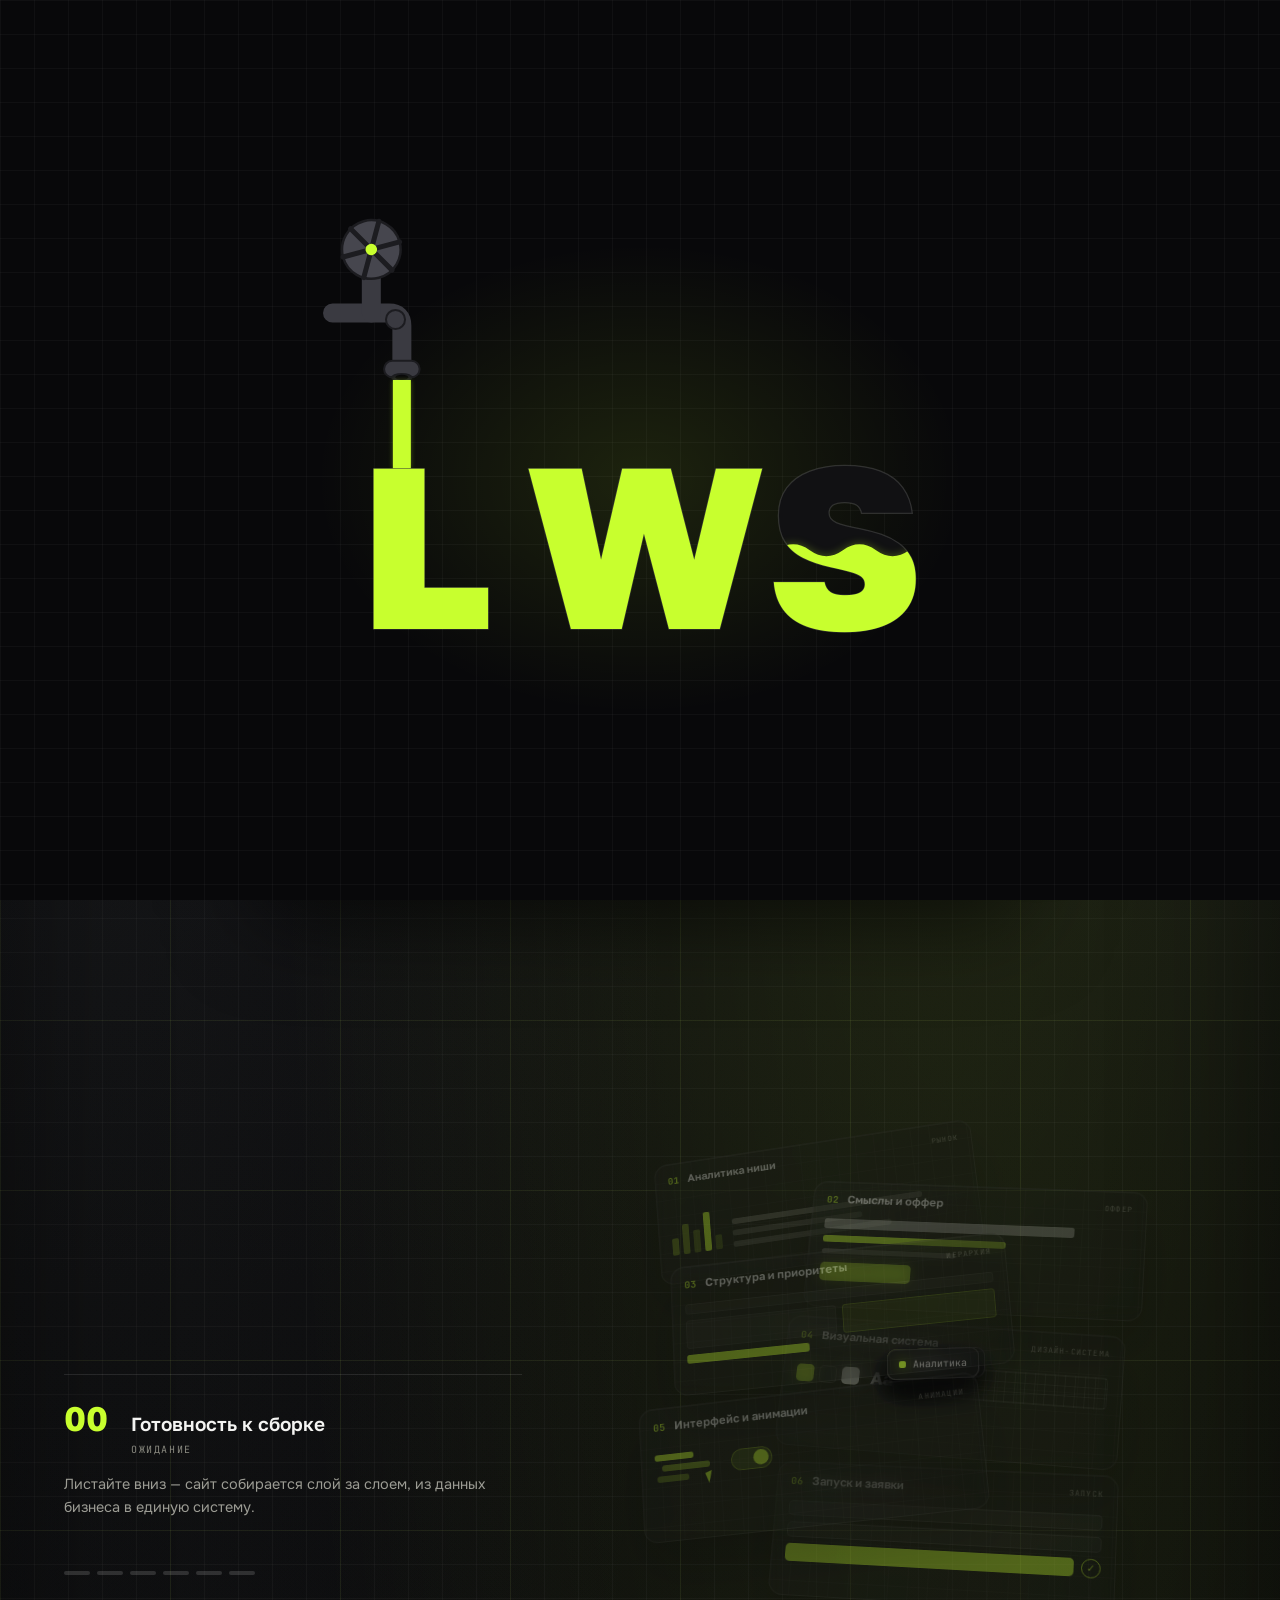
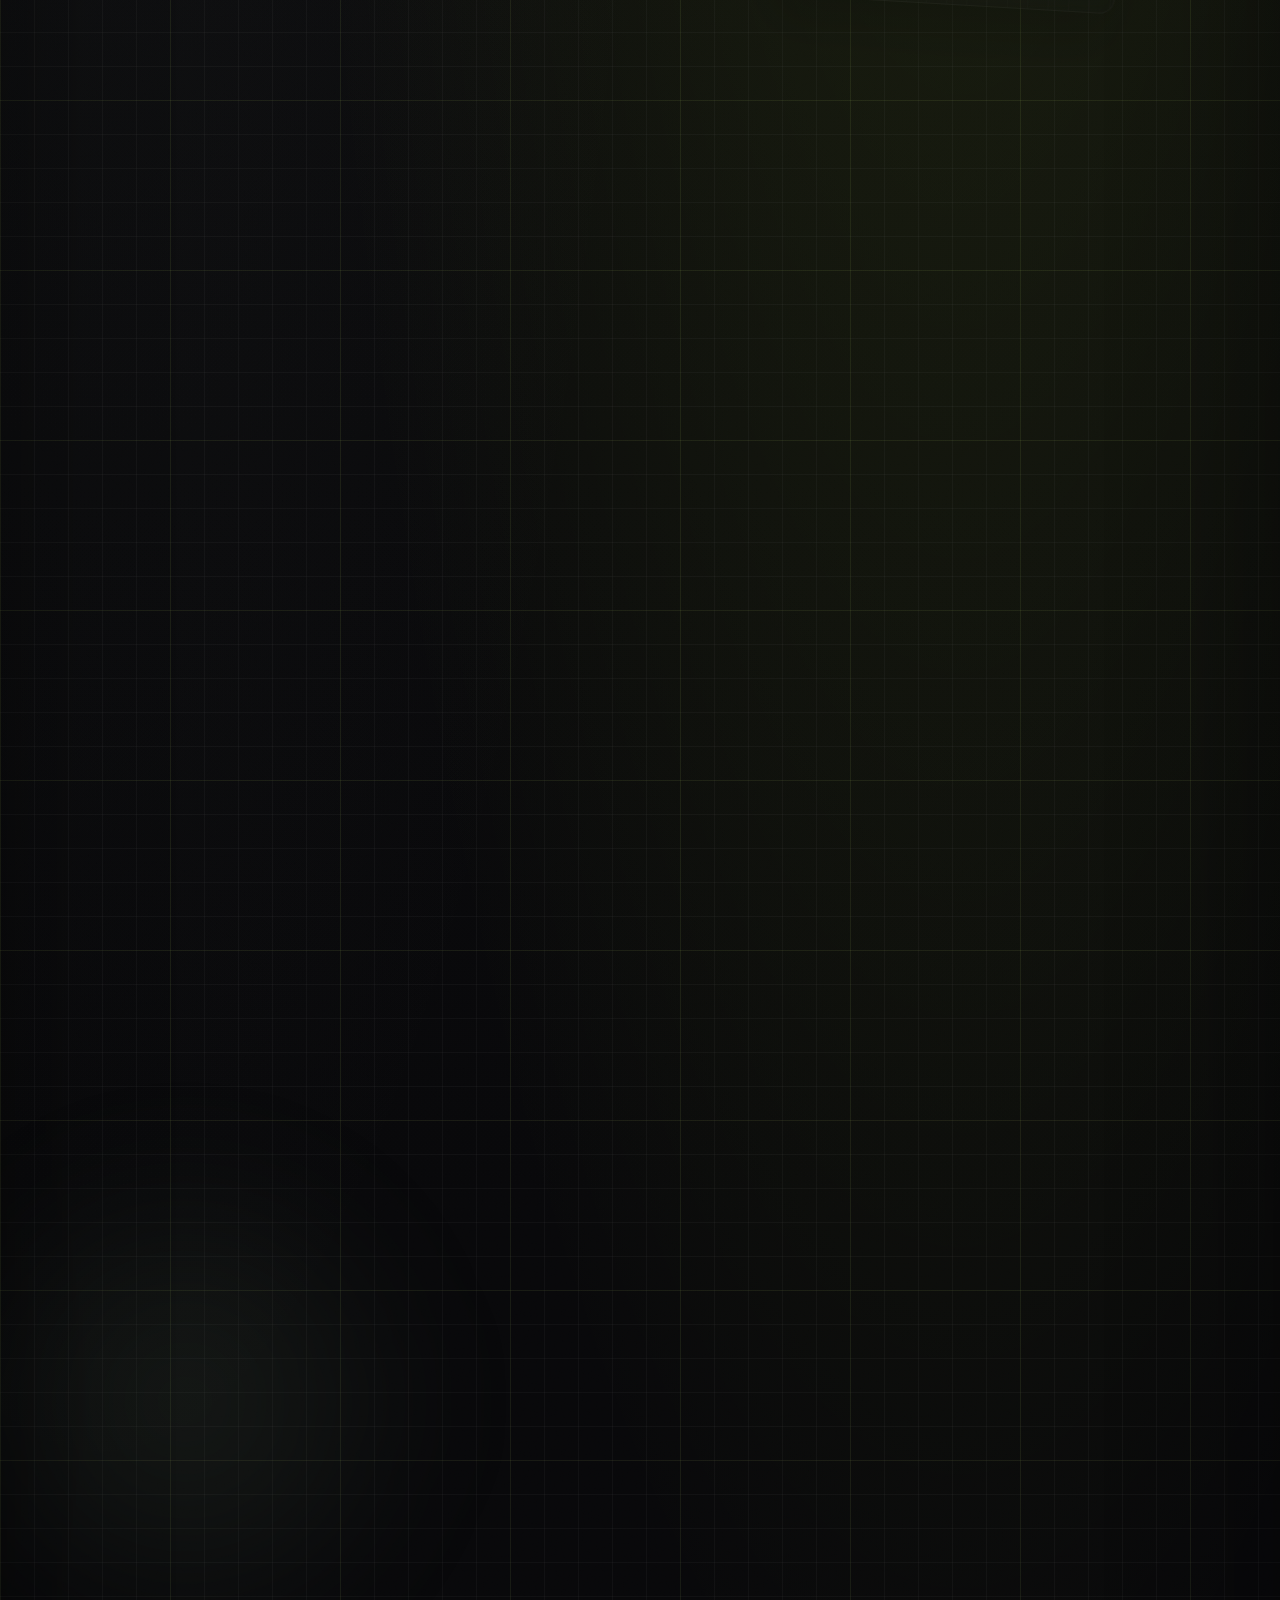
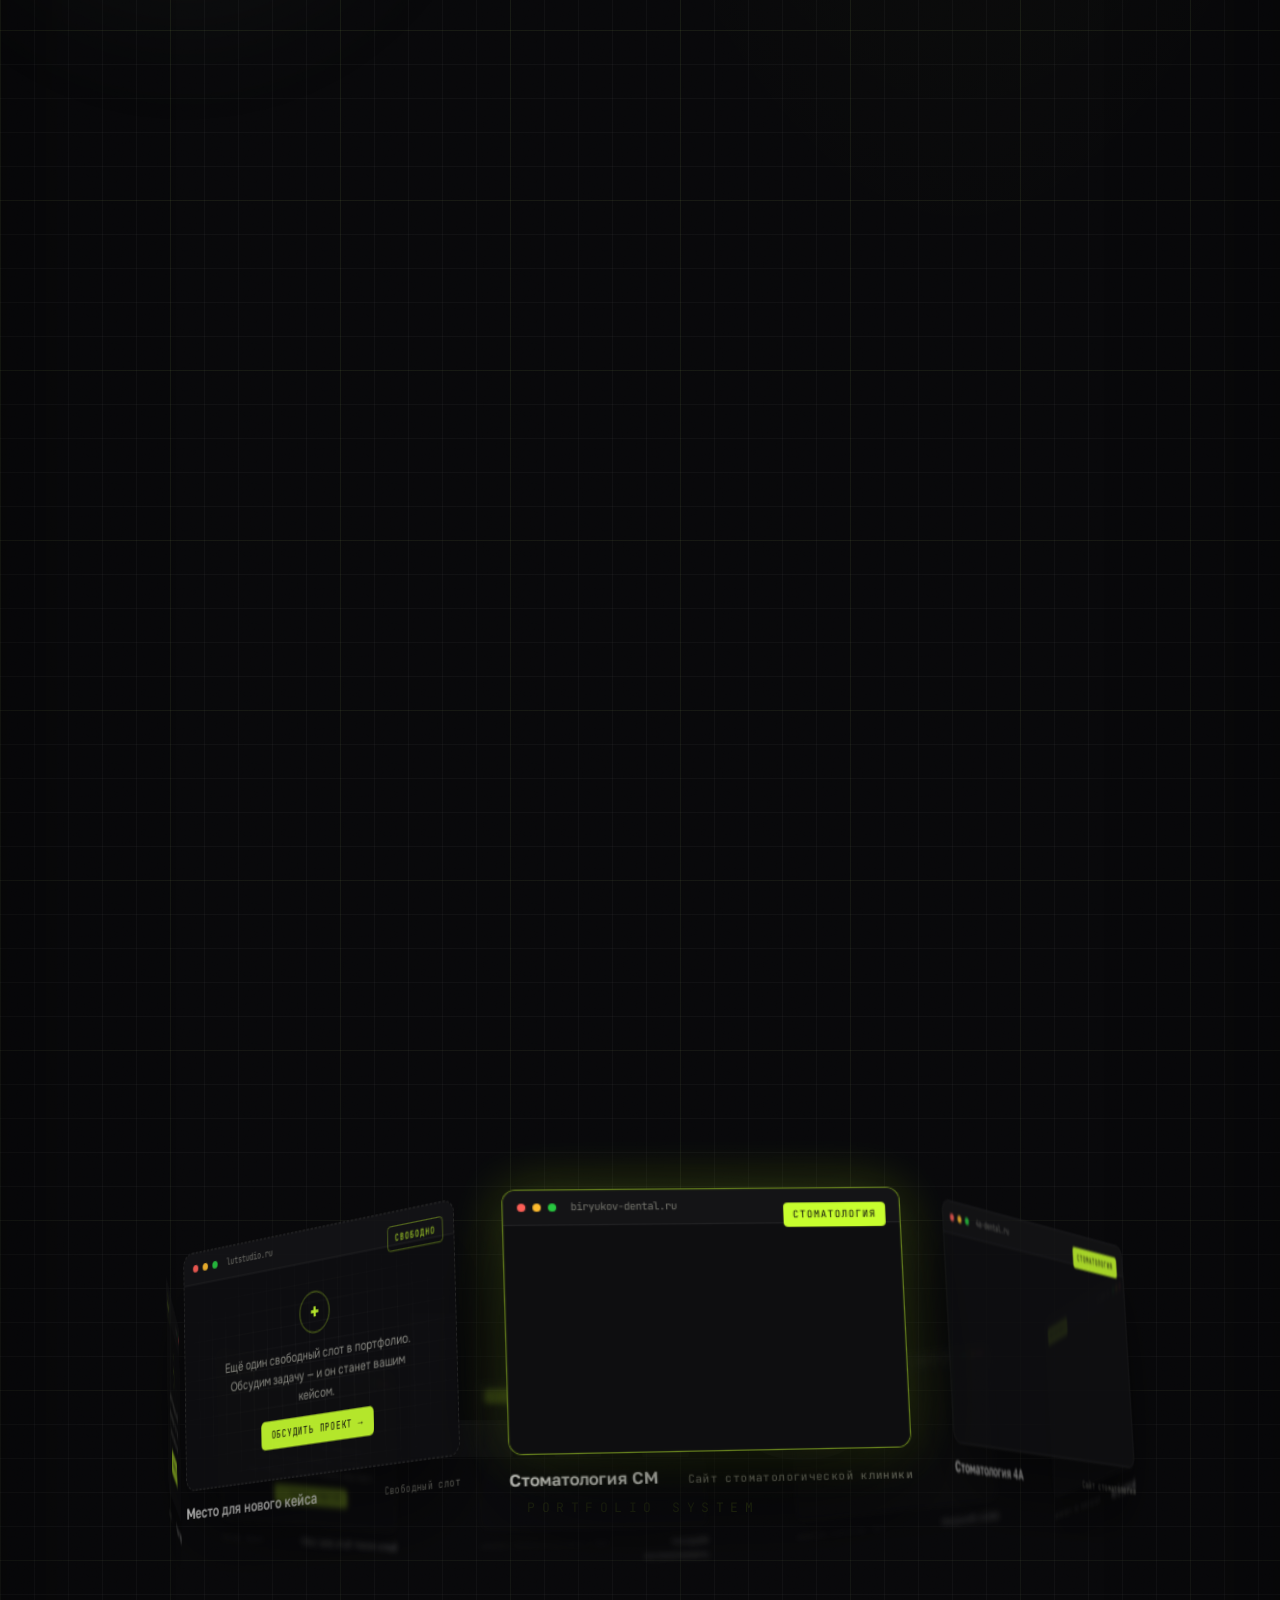
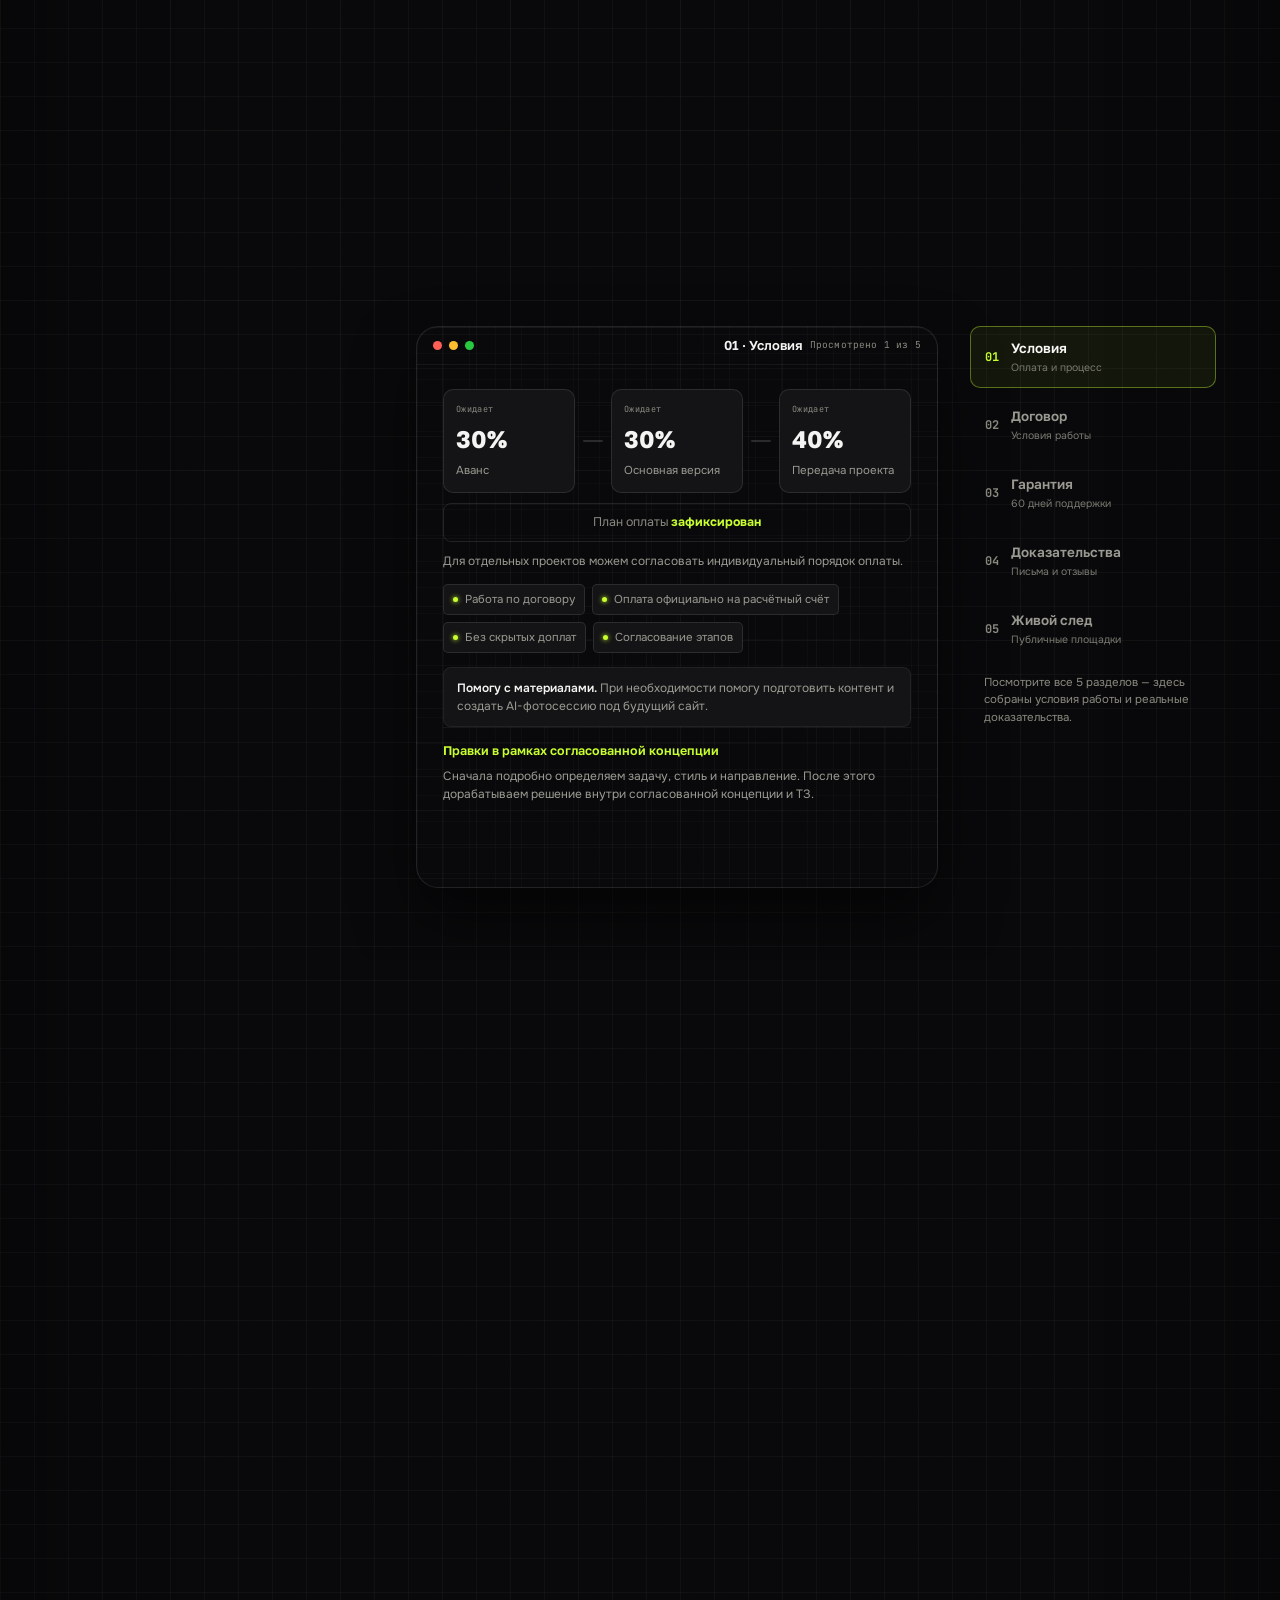
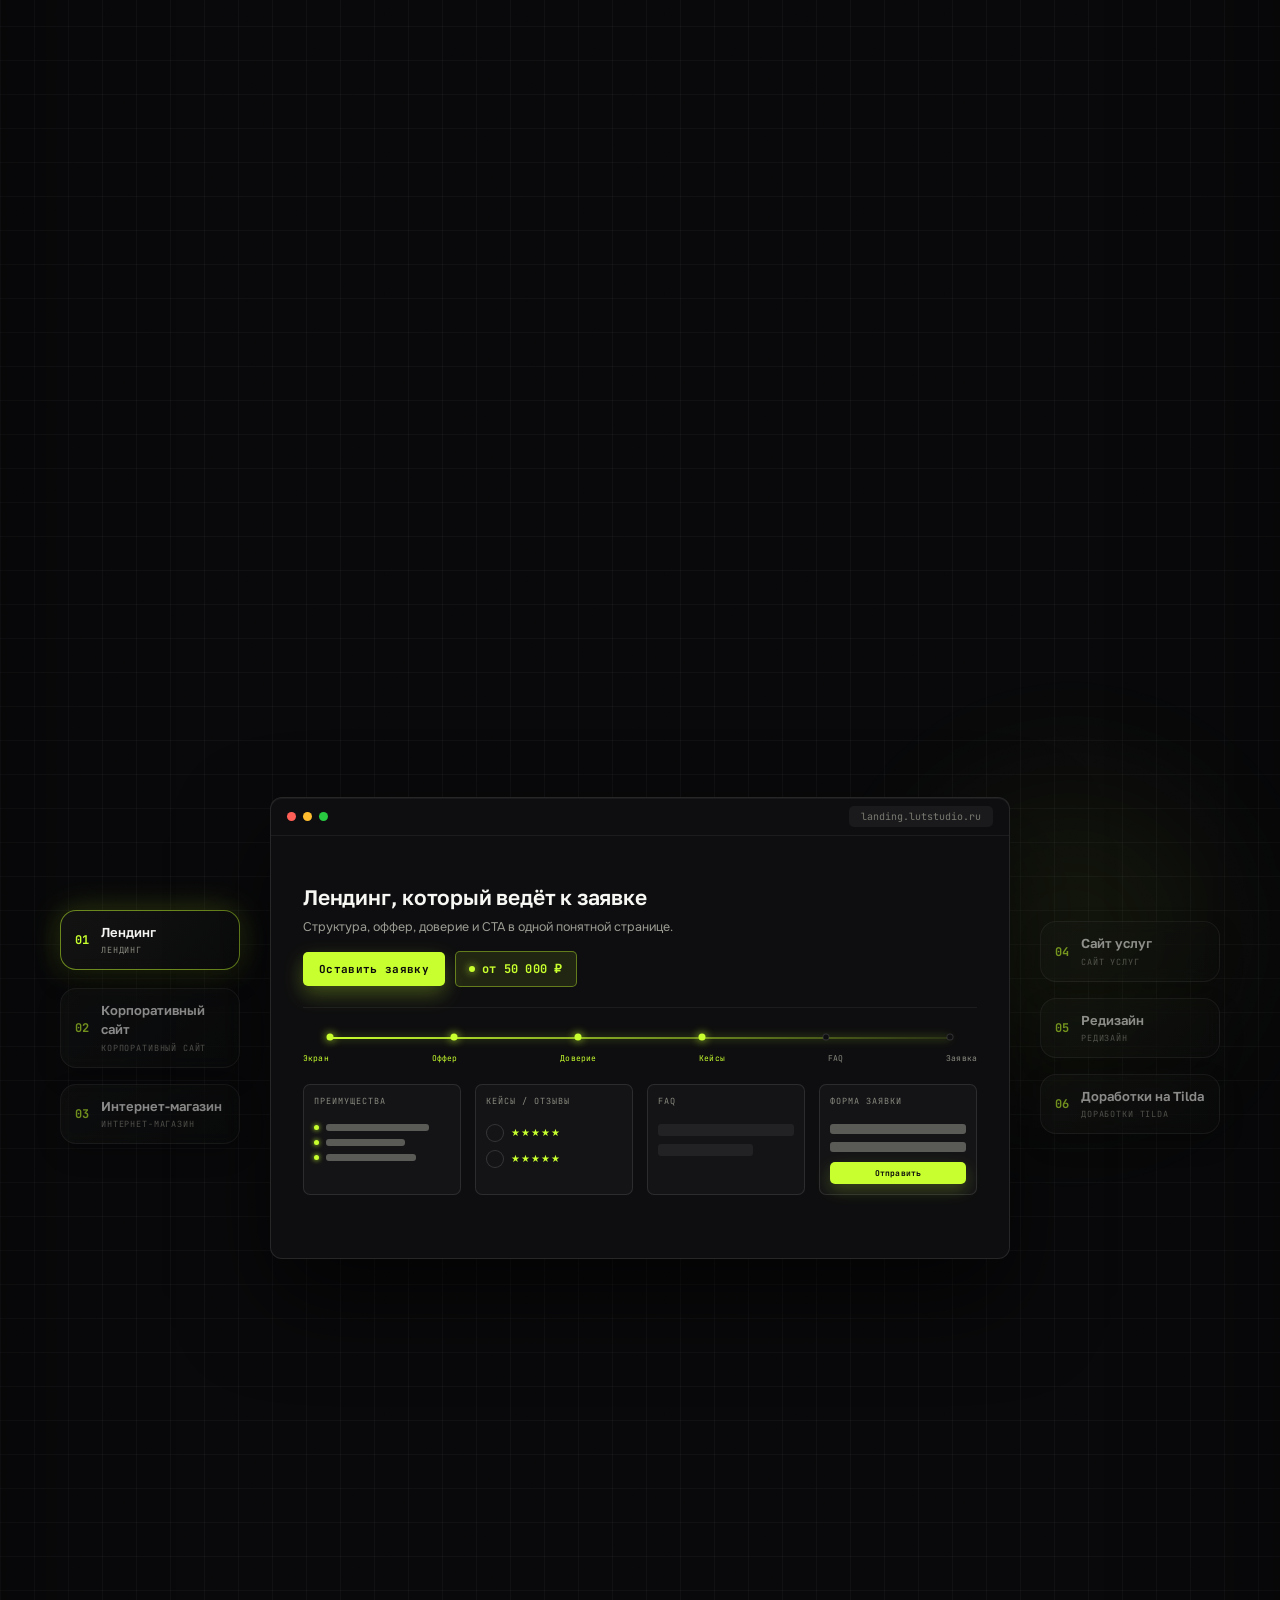
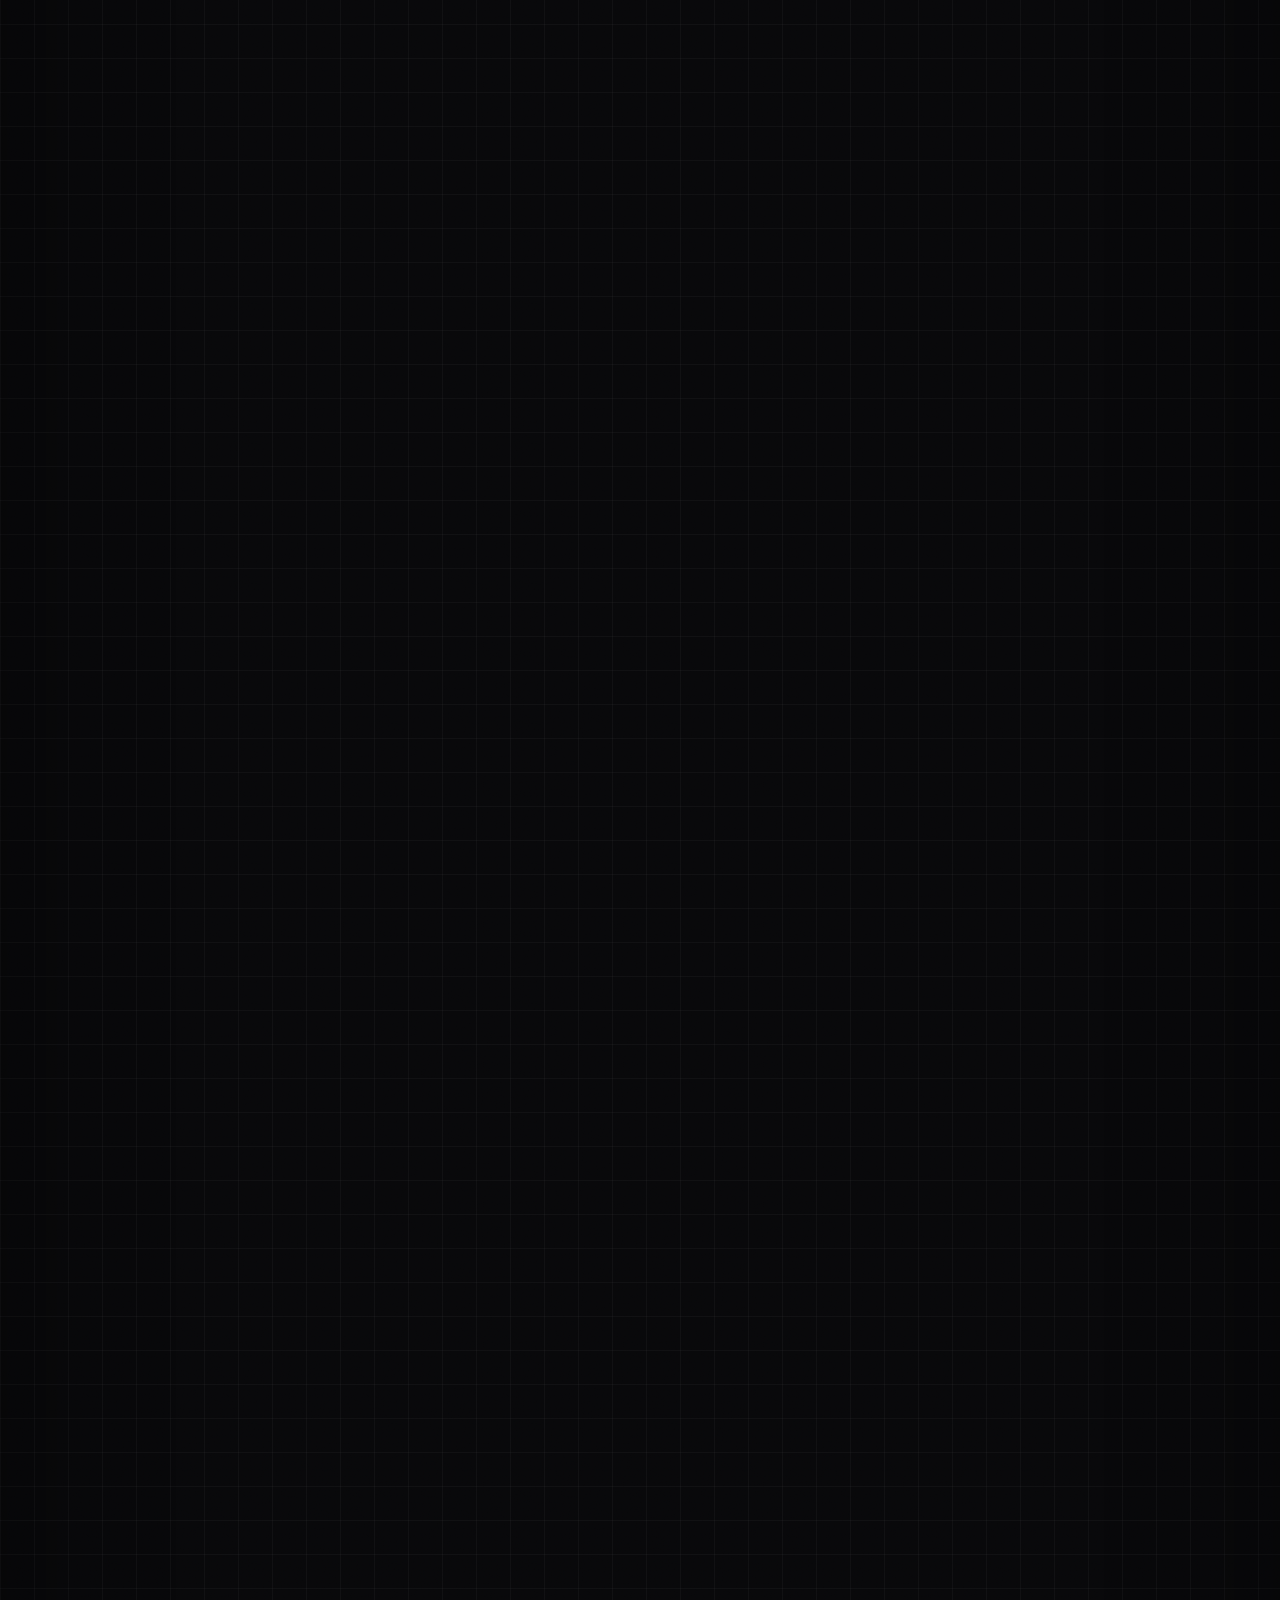
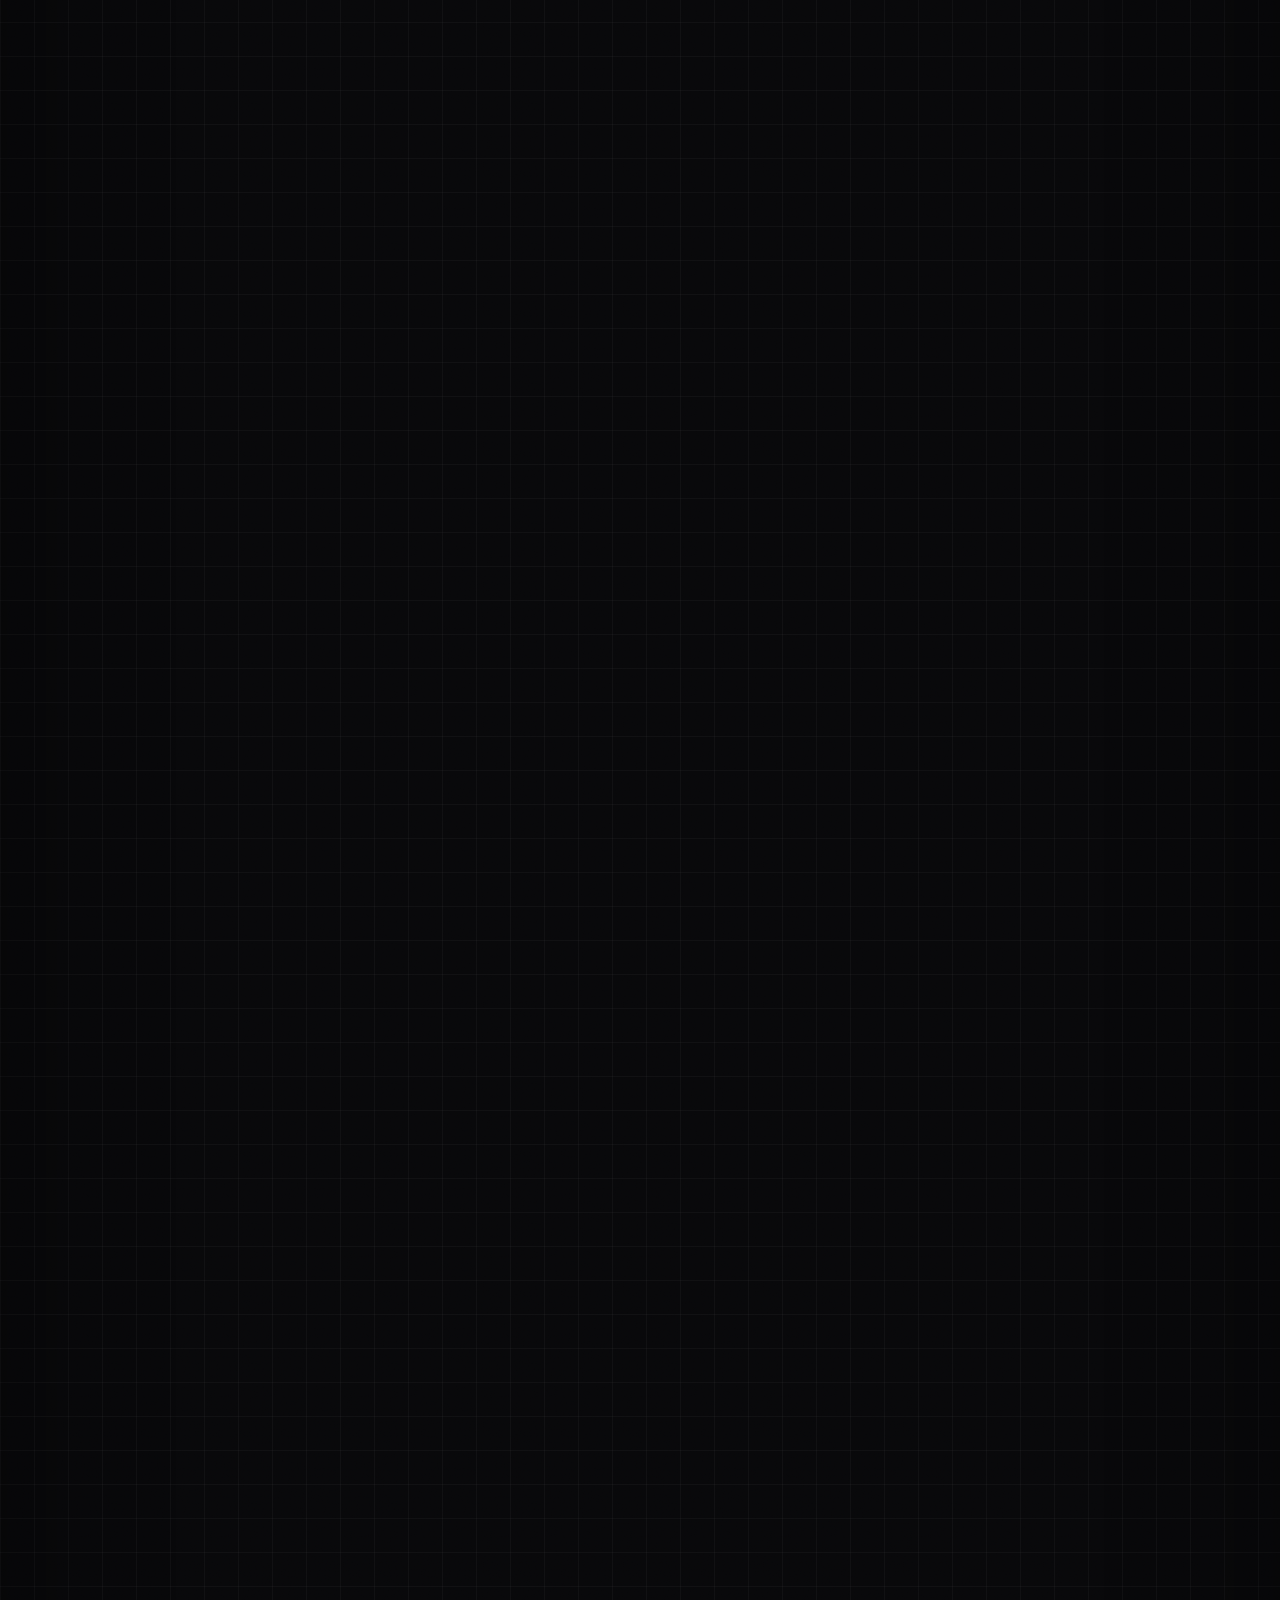
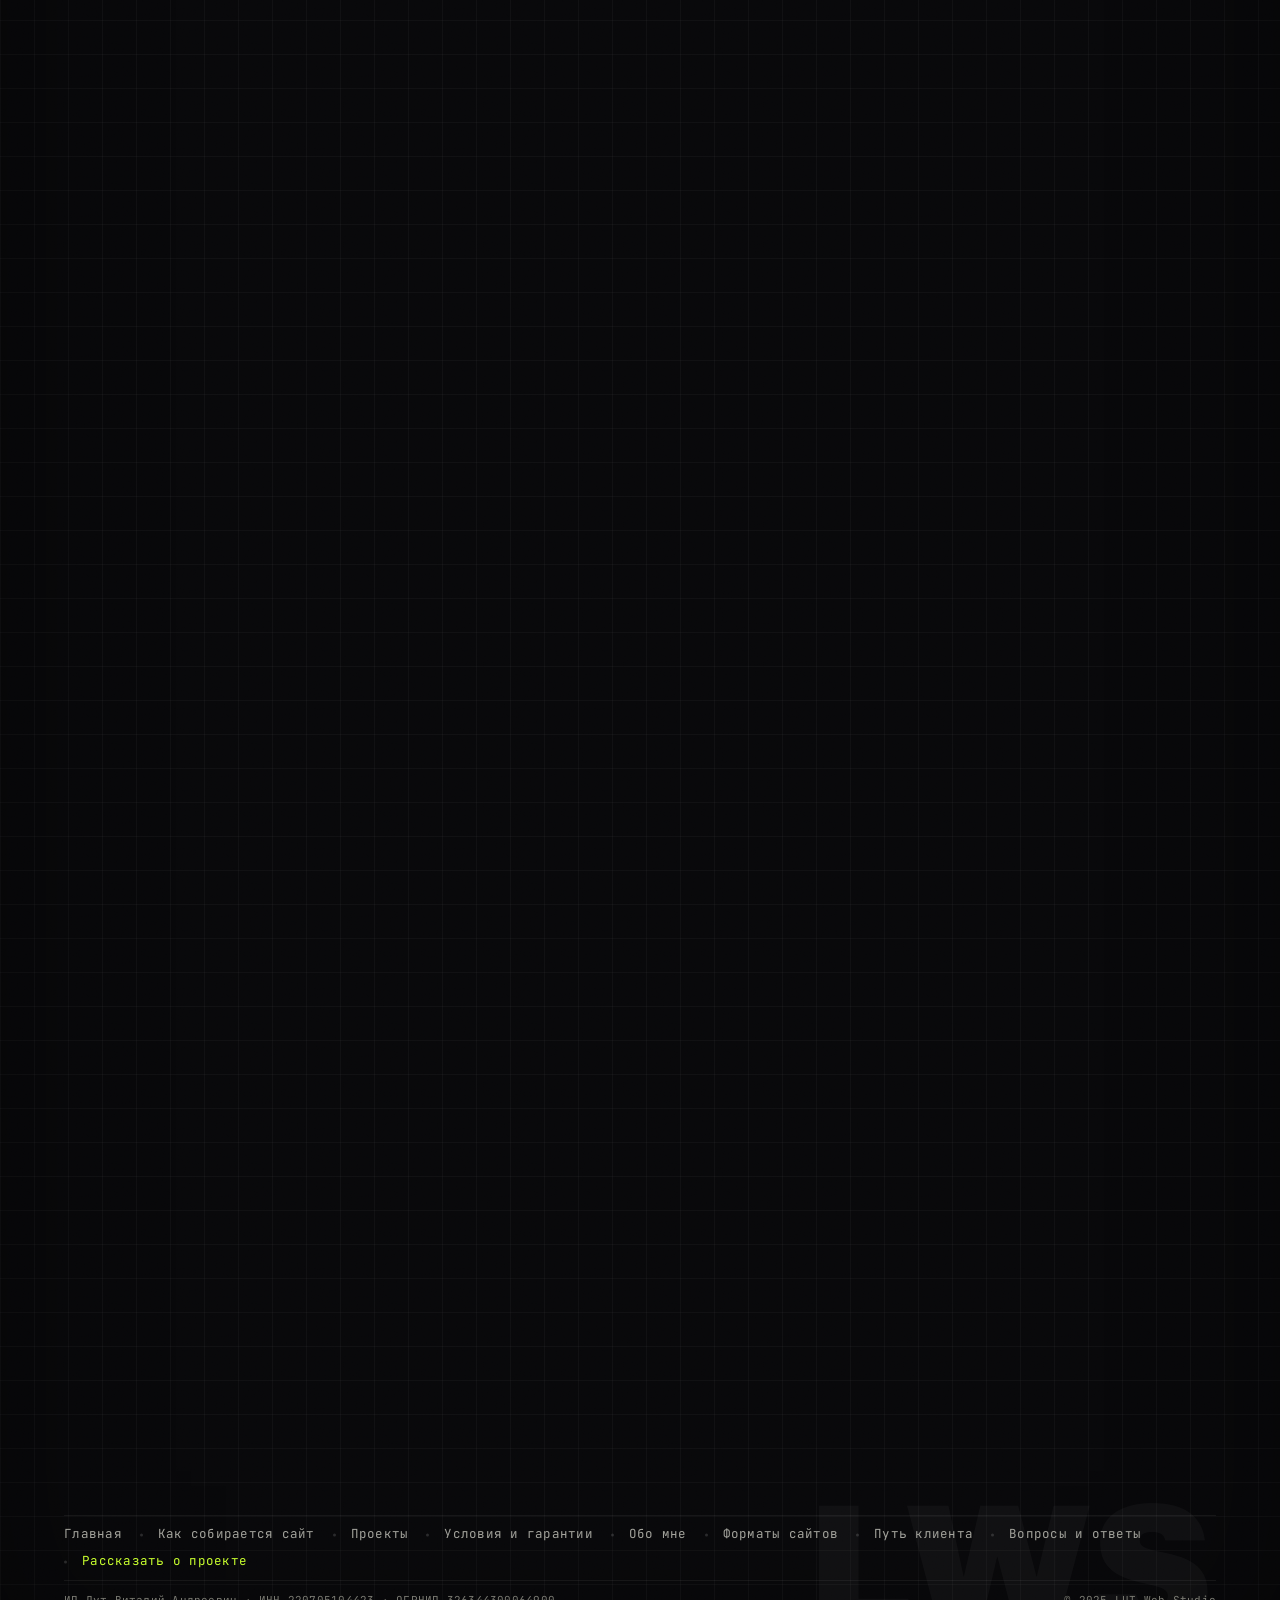
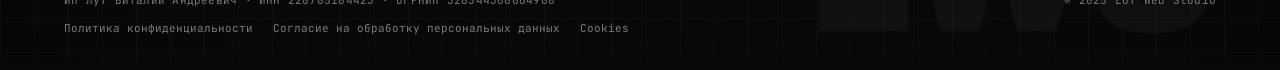
<file: index.html>
<!DOCTYPE html>
<html lang="ru">
<head>
  <meta charset="UTF-8">
  <meta name="viewport" content="width=device-width, initial-scale=1">
  <title>Создание сайтов на Tilda под ключ: дизайн и разработка | LUT Web Studio</title>

  <meta name="description" content="Авторская веб-студия Виталия Лута. Создаю лендинги, корпоративные сайты и интернет-магазины на Tilda под ключ: анализ, структура, дизайн, анимации и запуск. Работа по договору, гарантия 60 дней.">
  <meta name="robots" content="index, follow">
  <link rel="canonical" href="https://lutstudio.ru/">

  <meta property="og:type" content="website">
  <meta property="og:site_name" content="LUT Web Studio">
  <meta property="og:locale" content="ru_RU">
  <meta property="og:url" content="https://lutstudio.ru/">
  <meta property="og:title" content="Создание сайтов на Tilda под ключ — LUT Web Studio">
  <meta property="og:description" content="Авторская веб-студия Виталия Лута. Лендинги, корпоративные сайты и интернет-магазины на Tilda под ключ — от анализа и структуры до дизайна, анимаций и запуска.">
  <meta property="og:image" content="https://lutstudio.ru/assets/images/OG.webp">
  <meta property="og:image:secure_url" content="https://lutstudio.ru/assets/images/OG.webp">
  <meta property="og:image:type" content="image/webp">
  <meta property="og:image:width" content="1200">
  <meta property="og:image:height" content="630">
  <meta property="og:image:alt" content="LUT Web Studio — создание сайтов на Tilda под ключ">

  <meta name="twitter:card" content="summary_large_image">
  <meta name="twitter:title" content="Создание сайтов на Tilda под ключ — LUT Web Studio">
  <meta name="twitter:description" content="Авторская веб-студия Виталия Лута. Сайты на Tilda под ключ — от анализа и структуры до дизайна, анимаций и запуска.">
  <meta name="twitter:image" content="https://lutstudio.ru/assets/images/OG.webp">
  <meta name="twitter:image:alt" content="LUT Web Studio — создание сайтов на Tilda под ключ">

  <script type="application/ld+json">
  {
    "@context": "https://schema.org",
    "@graph": [
      {
        "@type": "ProfessionalService",
        "@id": "https://lutstudio.ru/#studio",
        "name": "LUT Web Studio",
        "alternateName": "ЛУТ Веб Студия",
        "url": "https://lutstudio.ru/",
        "logo": "https://lutstudio.ru/assets/favicon/apple-touch-icon.png",
        "image": "https://lutstudio.ru/assets/images/OG.webp",
        "description": "Авторская веб-студия Виталия Лута. Создание сайтов на Tilda под ключ: анализ, структура, дизайн, анимации, разработка и запуск.",
        "founder": {
          "@id": "https://lutstudio.ru/#vitaly"
        },
        "areaServed": {
          "@type": "Country",
          "name": "Россия"
        },
        "serviceType": [
          "Разработка сайтов на Tilda",
          "Создание лендингов",
          "Корпоративные сайты",
          "Интернет-магазины на Tilda",
          "Сайт услуг",
          "Редизайн сайтов",
          "Доработка сайтов на Tilda"
        ],
        "telephone": "+7 937 777-99-23",
        "email": "lut-webstudio@yandex.ru",
        "sameAs": [
          "https://vk.ru/lut.web.studio"
        ]
      },
      {
        "@type": "Person",
        "@id": "https://lutstudio.ru/#vitaly",
        "name": "Виталий Лут",
        "jobTitle": "Основатель и веб-дизайнер",
        "worksFor": {
          "@id": "https://lutstudio.ru/#studio"
        },
        "sameAs": [
          "https://t.me/VitalyLut",
          "https://www.instagram.com/vitaliylut",
          "https://youtube.com/@lut_vitaly",
          "https://www.tiktok.com/@lut_vitalik"
        ]
      },
      {
        "@type": "WebSite",
        "@id": "https://lutstudio.ru/#website",
        "url": "https://lutstudio.ru/",
        "name": "LUT Web Studio",
        "inLanguage": "ru-RU",
        "publisher": {
          "@id": "https://lutstudio.ru/#studio"
        }
      }
    ]
  }
  </script>

  <link rel="icon" type="image/png" href="assets/favicon/favicon-96x96.png" sizes="96x96">
  <link rel="shortcut icon" href="assets/favicon/favicon.ico">
  <link rel="apple-touch-icon" sizes="180x180" href="assets/favicon/apple-touch-icon.png">
  <link rel="manifest" href="assets/favicon/site.webmanifest">
  <meta name="theme-color" content="#d1f45f">

  <!-- Self-hosted (assets/fonts/, see css/fonts.css) — replaces the
       former Google Fonts CDN request. Preload only the two files
       needed for the very first paint (Hero H1 + body/subtitle text,
       both Cyrillic); every other weight/subset loads from fonts.css's
       own @font-face rules on demand, same as before. -->
  <link rel="preload" href="assets/fonts/golos-text-cyrillic.woff2" as="font" type="font/woff2" crossorigin>
  <link rel="preload" href="assets/fonts/onest-cyrillic.woff2" as="font" type="font/woff2" crossorigin>

  <!-- .min.css — same 17 files, same order (order is load-bearing: later
       files override earlier ones at equal specificity throughout this
       codebase), each minified independently rather than bundled. See
       PERF-NOTES.md for why bundling was deliberately not done.
       Unminified sources stay in css/ for development. -->
  <link rel="stylesheet" href="css/reset.min.css">
  <link rel="stylesheet" href="css/fonts.min.css">
  <link rel="stylesheet" href="css/variables.min.css">
  <link rel="stylesheet" href="css/base.min.css">
  <link rel="stylesheet" href="css/preloader.min.css">
  <link rel="stylesheet" href="css/components.min.css">
  <link rel="stylesheet" href="css/hero.min.css">
  <link rel="stylesheet" href="css/assembly.min.css">
  <link rel="stylesheet" href="css/portfolio.min.css">
  <link rel="stylesheet" href="css/trust.min.css">
  <link rel="stylesheet" href="css/author.min.css">
  <link rel="stylesheet" href="css/configurator.min.css">
  <link rel="stylesheet" href="css/journey.min.css">
  <link rel="stylesheet" href="css/faq.min.css">
  <link rel="stylesheet" href="css/brief.min.css">
  <link rel="stylesheet" href="css/footer.min.css">
  <link rel="stylesheet" href="css/project-modal.min.css">
  <link rel="stylesheet" href="css/responsive.min.css">
  <link rel="stylesheet" href="css/cookie-consent.min.css">
</head>
<body>
  <!-- Preloader — homepage only (markup/CSS link/script live only in
       this file). Visible by default in CSS alone, so it covers the
       very first paint with no JS-load-order gap; js/preloader.js
       drives the whole liquid-fill timeline via one rAF loop (valve
       angle, stream stroke-dash, per-letter wave path) and decides
       when to fade the overlay out. Faucet, valve, stream and all
       three letters share ONE svg viewBox, so the stream and L's
       center are defined in the same coordinate system and can never
       drift apart at any viewport size — see css/preloader.css for
       the responsive scene sizing and js/preloader.js for the liquid
       mask/wave math. -->
  <div class="lwsload" data-preloader role="status" aria-live="polite">
    <div class="lwsload__grid" aria-hidden="true"></div>
    <span class="lwsload__sr">Загрузка страницы LUT Web Studio</span>
    <div class="lwsload__scene">
      <div class="lwsload__glow" aria-hidden="true"></div>
      <svg class="lwsload__svg" viewBox="0 0 1000 820" preserveAspectRatio="xMidYMid meet" aria-hidden="true">
        <defs>
          <text id="lwsGlyphL" class="lwsload__glyph" x="66" y="692">L</text>
          <text id="lwsGlyphW" class="lwsload__glyph" x="329" y="692">W</text>
          <text id="lwsGlyphS" class="lwsload__glyph" x="711" y="692">S</text>
          <clipPath id="lwsClipL"><use href="#lwsGlyphL"></use></clipPath>
          <clipPath id="lwsClipW"><use href="#lwsGlyphW"></use></clipPath>
          <clipPath id="lwsClipS"><use href="#lwsGlyphS"></use></clipPath>
        </defs>

        <!-- Faucet: pipe enters from the left, side-mounted valve
             wheel, rounded bend, nozzle. The whole group's x placement
             is corrected at runtime (js/preloader.js) once L's actual
             measured vertical-stroke center is known, via a single
             translateX on this <g>.

             Every part below shares ONE fully opaque graphite palette
             (--lws-faucet-body / -edge / -dark, defined in
             css/preloader.css) instead of the sitewide
             --color-border-strong token, which is a *translucent*
             rgba(255,255,255,.14) — fine for a subtle card border, but
             wrong for a mechanical body: every place two strokes
             crossed (pipe/elbow, stem/ring) the overlap visibly
             double-blended, reading as loose see-through parts rather
             than one solid object. Opaque fills/strokes make any
             overlap between same-colored parts seamless. This also
             replaces the old two-layer (-outer/-inner) stroke trick —
             it was meant to suggest a channel but mostly added more
             overlapping edges — with a single solid stroke per part.

             data-valve wraps ONLY the parts that spin (ring, spokes,
             hub) — the stem stays outside it and never rotates,
             driven every frame via the native SVG
             transform="rotate(angle cx cy)" attribute
             (js/preloader.js): that always pivots around the exact
             given point regardless of the group's own bounding box. -->
        <g class="lwsload__faucet-group" data-faucet-group>
          <path class="lwsload__pipe" d="M14,195 H103 Q123,195 123,215 V276" />
          <line class="lwsload__valve-stem" x1="75" y1="195" x2="75" y2="141" />
          <circle class="lwsload__elbow-joint" cx="113" cy="205" r="15" />

          <g class="lwsload__valve" data-valve>
            <circle class="lwsload__valve-ring" cx="75" cy="95" r="46" />
            <line class="lwsload__valve-spoke" x1="29" y1="95" x2="121" y2="95" />
            <line class="lwsload__valve-spoke" x1="52" y1="55.2" x2="98" y2="134.8" />
            <line class="lwsload__valve-spoke" x1="52" y1="134.8" x2="98" y2="55.2" />
            <circle class="lwsload__valve-hub" cx="75" cy="95" r="9" />
          </g>

          <g class="lwsload__nozzle">
            <rect class="lwsload__nozzle-collar" x="95" y="270" width="56" height="26" rx="13" />
            <ellipse class="lwsload__nozzle-opening" cx="123" cy="296" rx="17" ry="7" />
            <ellipse class="lwsload__nozzle-hole" cx="123" cy="296" rx="10" ry="4" />
          </g>

          <!-- y1 sits at the nozzle-hole's own lower edge (hole is
               cy=296 ry=4, so 300) with a flush (butt, not round) cap
               so the water visibly starts inside the dark hole itself
               instead of the rounded cap bulging up past it into the
               collar. y2 is corrected at runtime to reach L's actual
               visible ink (not just its padded bounding box — see
               L_INK_TOP_FRACTION in js/preloader.js) so there is no
               empty gap between the stream and the letter. -->
          <line class="lwsload__stream" data-stream x1="123" y1="300" x2="123" y2="440" />
        </g>

        <!-- Empty letters — always visible, defines the "container". -->
        <use href="#lwsGlyphL" class="lwsload__letter-outline"></use>
        <use href="#lwsGlyphW" class="lwsload__letter-outline"></use>
        <use href="#lwsGlyphS" class="lwsload__letter-outline"></use>

        <!-- Liquid — one wavy-top path per letter, clipped to that
             letter's own glyph shape, level/wave computed per frame
             in js/preloader.js. -->
        <g clip-path="url(#lwsClipL)"><path class="lwsload__liquid" data-liquid="L"></path></g>
        <g clip-path="url(#lwsClipW)"><path class="lwsload__liquid" data-liquid="W"></path></g>
        <g clip-path="url(#lwsClipS)"><path class="lwsload__liquid" data-liquid="S"></path></g>
      </svg>
    </div>
  </div>
  <noscript>
    <style>[data-preloader] { display: none !important; }</style>
  </noscript>

  <div class="site-bg" aria-hidden="true">
    <div class="bg-layer bg-atmosphere"></div>
    <div class="bg-layer bg-grid"></div>
    <div class="bg-layer bg-grid--accent"></div>
    <div class="bg-glow site-bg__glow--a"></div>
    <div class="bg-glow site-bg__glow--b"></div>
    <div class="bg-glow site-bg__glow--c"></div>
    <div class="bg-layer bg-noise"></div>
    <div class="bg-layer bg-vignette"></div>
  </div>
  <div class="site-halo" data-site-halo aria-hidden="true"></div>

  <header class="site-header" data-site-header>
    <div class="site-header__inner">
      <div class="hero__brand">
        <img class="hero__brand-mark" src="assets/favicon/favicon-96x96.png" width="26" height="26" alt="">
        <span class="hero__brand-name">
          <span class="hero__brand-name-full">LUT<span> WEB STUDIO</span></span>
          <span class="hero__brand-name-short">LWS</span>
        </span>
      </div>

      <button class="hamburger" type="button" data-menu-toggle aria-label="Открыть меню" aria-expanded="false">
        <span class="hamburger__line"></span>
        <span class="hamburger__line"></span>
        <span class="hamburger__line"></span>
      </button>
    </div>
  </header>

  <nav class="menu" data-menu aria-hidden="true">
    <div class="menu__glow"></div>
    <div class="menu__label">МЕНЮ / MENU</div>
    <div class="menu__links">
      <a class="menu__link" href="#home">
        <span class="menu__link-index">01</span><span class="menu__link-text">Главная</span>
      </a>
      <a class="menu__link" href="#assembly">
        <span class="menu__link-index">02</span><span class="menu__link-text">Как мы собираем</span>
      </a>
      <a class="menu__link" href="#portfolio">
        <span class="menu__link-index">03</span><span class="menu__link-text">Проекты</span>
      </a>
      <a class="menu__link" href="#trust">
        <span class="menu__link-index">04</span><span class="menu__link-text">Условия и гарантии</span>
      </a>
      <a class="menu__link" href="#about">
        <span class="menu__link-index">05</span><span class="menu__link-text">Обо мне</span>
      </a>
      <a class="menu__link" href="#configurator">
        <span class="menu__link-index">06</span><span class="menu__link-text">Форматы сайтов</span>
      </a>
      <a class="menu__link" href="#journey">
        <span class="menu__link-index">07</span><span class="menu__link-text">Путь клиента</span>
      </a>
      <a class="menu__link" href="#faq">
        <span class="menu__link-index">08</span><span class="menu__link-text">Вопросы и ответы</span>
      </a>
      <a class="menu__link" href="#brief">
        <span class="menu__link-index">09</span><span class="menu__link-text">Рассказать о проекте</span>
      </a>
    </div>
    <div class="menu__footer">
      <a class="menu__phone" href="tel:+79377779923">
        <div class="menu__phone-label">ПОЗВОНИТЬ</div>
        <div class="menu__phone-number">+7 937 777-99-23</div>
      </a>
      <div class="menu__socials" data-menu-socials></div>
    </div>
  </nav>

  <main>
    <!-- HERO -->
    <section class="hero-viewport" id="home" data-hero>
      <div class="hero__container">
        <div class="hero__copy">
          <div class="badge">
            <span class="badge__dot"></span>Сайты на Tilda под ключ
          </div>
          <h1 class="hero__title">Соберём сайт, который <span>приводит клиентов</span></h1>
          <p class="hero__subtitle">Лендинги, корпоративные сайты и интернет-магазины на Tilda. Собираем структуру, дизайн, анимации и путь пользователя до заявки.</p>
          <div class="hero__actions">
            <button class="btn btn--primary" type="button" data-magnet data-open-project-modal data-source="hero" data-source-label="Обсудить проект">ОБСУДИТЬ ПРОЕКТ</button>
            <button class="btn btn--secondary" type="button" data-magnet data-scroll-to="#portfolio">
              <span class="btn__liquid">
                <span class="btn__liquid-fill"></span>
                <span class="btn__liquid-wave"></span>
                <span class="btn__liquid-wave btn__liquid-wave--soft"></span>
              </span>
              <span class="btn__label">Смотреть работы</span>
            </button>
          </div>
          <div class="hero__stats">
            <span><b>20+</b> проектов</span>
            <span class="hero__stats-sep">/</span>
            <span><b>от 7 дней</b> до запуска</span>
            <span class="hero__stats-sep">/</span>
            <span><b>6 форматов</b> сайта</span>
          </div>
        </div>

        <div class="hero__scene">
        <div class="hero__mockup-shell">
        <div class="hero__mockup" data-mockup>
          <div class="hero__mockup-tilt" data-tilt>
            <div class="hero__mockup-glow" data-mockup-glow></div>
            <div class="hero__mockup-frame"></div>
            <div class="browser-bar">
              <span class="browser-bar__dot browser-bar__dot--red"></span>
              <span class="browser-bar__dot browser-bar__dot--yellow"></span>
              <span class="browser-bar__dot browser-bar__dot--green"></span>
              <span class="browser-bar__spacer"></span>
              <span class="browser-bar__url">lutstudio.ru</span>
            </div>

            <div class="hero__mockup-stage" data-mockup-stage>
              <div class="hero__mockup-card hero__mockup-card--navbar">
                <div class="hero__mockup-card-inner">
                  <div style="display:flex;align-items:center;gap:8px">
                    <span class="ui-dot" style="width:13px;height:13px"></span>
                    <span class="ui-bar ui-bar--light" style="width:52px"></span>
                  </div>
                  <div style="display:flex;align-items:center;gap:14px">
                    <span class="ui-bar ui-bar--faint" style="width:26px;height:6px"></span>
                    <span class="ui-bar ui-bar--faint" style="width:26px;height:6px"></span>
                    <span class="ui-bar ui-bar--accent" style="width:48px;height:18px;border-radius:4px"></span>
                  </div>
                </div>
              </div>

              <div class="hero__mockup-card hero__mockup-card--headline">
                <div class="hero__mockup-card-inner">
                  <span class="ui-bar ui-bar--light" style="width:100%;height:13px"></span>
                  <span class="ui-bar ui-bar--accent" style="width:72%;height:13px"></span>
                  <span class="ui-bar ui-bar--faint" style="width:48%;height:10px"></span>
                </div>
              </div>

              <div class="hero__mockup-card hero__mockup-card--cta">
                <div class="hero__mockup-card-inner">ОСТАВИТЬ ЗАЯВКУ</div>
              </div>

              <div class="hero__mockup-card hero__mockup-card--image">
                <div class="hero__mockup-card-inner">IMG</div>
              </div>

              <div class="hero__mockup-card hero__mockup-card--feature-a">
                <div class="hero__mockup-card-inner">
                  <span class="ui-dot"></span>
                  <span class="ui-bar ui-bar--light" style="width:80%"></span>
                  <span class="ui-bar ui-bar--faint" style="width:55%"></span>
                </div>
              </div>

              <div class="hero__mockup-card hero__mockup-card--feature-b">
                <div class="hero__mockup-card-inner">
                  <span class="ui-dot ui-dot--outline"></span>
                  <span class="ui-bar ui-bar--light" style="width:80%"></span>
                  <span class="ui-bar ui-bar--faint" style="width:55%"></span>
                </div>
              </div>

              <div class="hero__mockup-card hero__mockup-card--feature-c">
                <div class="hero__mockup-card-inner">
                  <span class="ui-dot"></span>
                  <span class="ui-bar ui-bar--light" style="width:80%"></span>
                  <span class="ui-bar ui-bar--faint" style="width:55%"></span>
                </div>
              </div>

              <div class="hero__mockup-card hero__mockup-card--footer">
                <div class="hero__mockup-card-inner">
                  <div style="display:flex;align-items:center;gap:8px">
                    <span class="ui-dot" style="width:15px;height:15px"></span>
                    <span class="ui-bar ui-bar--light" style="width:66px"></span>
                  </div>
                  <div style="display:flex;gap:9px">
                    <span class="ui-bar ui-bar--faint" style="width:22px"></span>
                    <span class="ui-bar ui-bar--faint" style="width:22px"></span>
                    <span class="ui-bar ui-bar--faint" style="width:22px"></span>
                  </div>
                </div>
              </div>
            </div>
          </div>
        </div>
        </div>

        <div class="hero__hint" data-hero-hint>
          <span class="hero__hint-icon">↖</span>
          <span data-hero-hint-text>Наведите на макет — блоки соберутся в сайт</span>
        </div>
        </div>
      </div>
    </section>

    <!-- ASSEMBLY -->
    <section class="assembly" id="assembly">
      <!-- Mobile-only intro (portrait tablet / phone, <=1023px): the
           sticky scroll-story below needs to start with just the
           compact stage + scene, so this scrolls away *before* the
           tall track begins rather than staying pinned on-screen with
           it the whole time. Same copy as .assembly__content-intro
           (hidden on this range) — kept separate rather than reflowed
           in place because the two live either side of the sticky
           boundary and can't share one DOM position. -->
      <div class="assembly__intro-mobile">
        <div class="badge reveal-up">
          <span class="badge__dot"></span>СБОРКА САЙТА / ASSEMBLY SYSTEM
        </div>
        <h2 class="assembly__title reveal-up reveal-delay-1">Сайт — это не красивый экран. Это <span>собранная система</span>.</h2>
        <p class="assembly__subtitle reveal-up reveal-delay-2">Мы не просто рисуем дизайн. Мы собираем сайт вокруг вашей бизнес-задачи: разбираем нишу, конкурентов и аудиторию, формулируем смыслы, выстраиваем структуру, создаём визуальную систему, продумываем адаптив, формы и путь пользователя до заявки.</p>
      </div>

      <div class="assembly__track" data-assembly-track>
        <div class="assembly__stage" data-assembly-stage>
          <div class="assembly__container">
            <div class="assembly__content">
              <div class="assembly__content-intro">
                <div class="badge reveal-up">
                  <span class="badge__dot"></span>СБОРКА САЙТА / ASSEMBLY SYSTEM
                </div>
                <h2 class="assembly__title reveal-up reveal-delay-1">Сайт — это не красивый экран. Это <span>собранная система</span>.</h2>
                <p class="assembly__subtitle reveal-up reveal-delay-2">Мы не просто рисуем дизайн. Мы собираем сайт вокруг вашей бизнес-задачи: разбираем нишу, конкурентов и аудиторию, формулируем смыслы, выстраиваем структуру, создаём визуальную систему, продумываем адаптив, формы и путь пользователя до заявки.</p>
              </div>

              <div class="assembly__panel" data-assembly-panel>
                <div class="assembly__panel-head">
                  <span class="assembly__panel-code" data-assembly-code>00</span>
                  <div>
                    <div class="assembly__panel-name" data-assembly-name>Готовность к сборке</div>
                    <div class="assembly__panel-en" data-assembly-en>ОЖИДАНИЕ</div>
                  </div>
                </div>
                <p class="assembly__panel-desc" data-assembly-desc>Листайте вниз — сайт собирается слой за слоем, из данных бизнеса в единую систему.</p>
              </div>

              <div class="assembly__progress" data-assembly-progress>
                <span class="assembly__progress-dot"></span>
                <span class="assembly__progress-dot"></span>
                <span class="assembly__progress-dot"></span>
                <span class="assembly__progress-dot"></span>
                <span class="assembly__progress-dot"></span>
                <span class="assembly__progress-dot"></span>
              </div>

              <p class="assembly__final" data-assembly-final>Когда все слои соединены, сайт перестаёт быть просто страницей — он становится digital-системой, которая ведёт человека к заявке.</p>
            </div>

            <div class="assembly__scene">
              <div class="assembly__core" data-assembly-core>
                <div class="assembly__scan" data-assembly-scan></div>

                <div class="assembly__layers" data-assembly-layers>
                  <div class="assembly__layer assembly__layer--scan glass-card" data-layer="0">
                    <div class="assembly__layer-grid"></div>
                    <div class="assembly__layer-head">
                      <div class="assembly__layer-title"><span class="assembly__layer-code">01</span><span class="assembly__layer-name">Аналитика ниши</span></div>
                      <span class="assembly__layer-en">РЫНОК</span>
                    </div>
                    <div class="assembly__layer-body">
                      <div class="bar-chart">
                        <span class="bar-chart__bar" style="height:40%"></span>
                        <span class="bar-chart__bar" style="height:70%"></span>
                        <span class="bar-chart__bar" style="height:52%;opacity:.7"></span>
                        <span class="bar-chart__bar" style="height:92%;background:var(--color-accent)"></span>
                        <span class="bar-chart__bar" style="height:34%;opacity:.6"></span>
                      </div>
                      <div class="assembly__lines">
                        <span class="ui-bar ui-bar--faint" style="width:82%"></span>
                        <span class="ui-bar ui-bar--faint" style="width:56%;opacity:.7"></span>
                        <span class="ui-bar ui-bar--faint" style="width:68%;opacity:.7"></span>
                      </div>
                    </div>
                    <p class="assembly__layer-desc">Разбираем бизнес, конкурентов, аудиторию и точки доверия, чтобы сайт не выглядел «как у всех», а попадал в реальные причины выбора.</p>
                  </div>

                  <div class="assembly__layer assembly__layer--meaning glass-card" data-layer="1">
                    <div class="assembly__layer-grid"></div>
                    <div class="assembly__layer-head">
                      <div class="assembly__layer-title"><span class="assembly__layer-code">02</span><span class="assembly__layer-name">Смыслы и оффер</span></div>
                      <span class="assembly__layer-en">ОФФЕР</span>
                    </div>
                    <div class="assembly__layer-body">
                      <span class="ui-bar ui-bar--light" style="width:82%;height:12px"></span>
                      <span class="ui-bar ui-bar--accent" style="width:60%;height:8px"></span>
                      <span class="ui-bar ui-bar--faint" style="width:44%;height:6px"></span>
                      <span class="ui-bar ui-bar--accent" style="width:104px;height:22px;border-radius:5px;margin-top:2px"></span>
                    </div>
                    <p class="assembly__layer-desc">Формулируем, что вы предлагаете, почему это важно для клиента и почему стоит обратиться именно к вам.</p>
                  </div>

                  <div class="assembly__layer assembly__layer--route glass-card" data-layer="2">
                    <div class="assembly__layer-grid"></div>
                    <div class="assembly__layer-head">
                      <div class="assembly__layer-title"><span class="assembly__layer-code">03</span><span class="assembly__layer-name">Структура и приоритеты</span></div>
                      <span class="assembly__layer-en">ИЕРАРХИЯ</span>
                    </div>
                    <div class="assembly__layer-body">
                      <span class="route-block route-block--header" style="width:100%"></span>
                      <div class="assembly__route-row">
                        <span class="route-block"></span>
                        <span class="route-block route-block--accent"></span>
                      </div>
                      <span class="ui-bar ui-bar--accent" style="width:40%;height:10px"></span>
                    </div>
                    <p class="assembly__layer-desc">Определяем порядок блоков и визуальную иерархию, чтобы человек сразу видел главное и не терялся в структуре страницы.</p>
                  </div>

                  <div class="assembly__layer assembly__layer--visual glass-card" data-layer="3">
                    <div class="assembly__layer-grid"></div>
                    <div class="assembly__layer-head">
                      <div class="assembly__layer-title"><span class="assembly__layer-code">04</span><span class="assembly__layer-name">Визуальная система</span></div>
                      <span class="assembly__layer-en">ДИЗАЙН-СИСТЕМА</span>
                    </div>
                    <div class="assembly__layer-body">
                      <div class="assembly__swatches">
                        <span class="assembly__swatch assembly__swatch--accent"></span>
                        <span class="assembly__swatch assembly__swatch--dark"></span>
                        <span class="assembly__swatch assembly__swatch--light"></span>
                      </div>
                      <span class="assembly__type-sample">Aa</span>
                      <div class="assembly__mini-grid"></div>
                    </div>
                    <p class="assembly__layer-desc">Создаём стиль под уровень бизнеса: типографику, сетку, цвета, карточки, акценты, ритм и ощущение бренда.</p>
                  </div>

                  <div class="assembly__layer assembly__layer--motion glass-card" data-layer="4">
                    <div class="assembly__layer-grid"></div>
                    <div class="assembly__layer-head">
                      <div class="assembly__layer-title"><span class="assembly__layer-code">05</span><span class="assembly__layer-name">Интерфейс и анимации</span></div>
                      <span class="assembly__layer-en">АНИМАЦИИ</span>
                    </div>
                    <div class="assembly__layer-body">
                      <div class="assembly__cursor-path">
                        <span class="ui-bar ui-bar--accent" style="top:6px;width:44px"></span>
                        <span class="ui-bar ui-bar--accent" style="top:18px;left:8px;width:54px;opacity:.55"></span>
                        <span class="ui-bar ui-bar--accent" style="top:30px;left:2px;width:36px;opacity:.4"></span>
                        <span class="assembly__cursor-arrow"></span>
                      </div>
                      <div class="toggle"><span class="toggle__knob"></span></div>
                    </div>
                    <p class="assembly__layer-desc">Добавляем hover, scroll-анимации и микродвижение, чтобы сайт выглядел живым, современным и запоминался.</p>
                  </div>

                  <div class="assembly__layer assembly__layer--launch glass-card" data-layer="5">
                    <div class="assembly__layer-grid"></div>
                    <div class="assembly__layer-head">
                      <div class="assembly__layer-title"><span class="assembly__layer-code">06</span><span class="assembly__layer-name">Запуск и заявки</span></div>
                      <span class="assembly__layer-en">ЗАПУСК</span>
                    </div>
                    <div class="assembly__layer-body">
                      <span class="ui-bar ui-bar--faint" style="width:100%;height:17px;border-radius:5px;background:rgba(255,255,255,.05);border:1px solid rgba(255,255,255,.1)"></span>
                      <span class="ui-bar ui-bar--faint" style="width:100%;height:17px;border-radius:5px;background:rgba(255,255,255,.05);border:1px solid rgba(255,255,255,.1)"></span>
                      <div class="assembly__submit-row">
                        <span class="ui-bar ui-bar--accent"></span>
                        <span class="check-dot">✓</span>
                      </div>
                    </div>
                    <p class="assembly__layer-desc">Адаптируем сайт под устройства, подключаем формы, мессенджеры, домен, базовую SEO-подготовку и проверяем всё перед запуском.</p>
                  </div>
                </div>

                <div class="chip assembly__chip" data-chip data-home-layer="0"><span class="chip__dot"></span>Конкуренты</div>
                <div class="chip assembly__chip" data-chip data-home-layer="0"><span class="chip__dot" style="border-radius:50%"></span>Аудитория</div>
                <div class="chip assembly__chip" data-chip data-home-layer="0"><span class="chip__dot" style="background:none;color:var(--color-accent);font-weight:700">#</span>SEO</div>
                <div class="chip assembly__chip" data-chip data-home-layer="1"><span class="chip__dot" style="border-radius:2px;border:1.5px solid var(--color-accent);background:none"></span>Оффер</div>
                <div class="chip assembly__chip" data-chip data-home-layer="1"><span class="chip__dot"></span>Доверие</div>
                <div class="chip assembly__chip" data-chip data-home-layer="2"><span class="chip__dot"></span>Структура</div>
                <div class="chip chip--accent assembly__chip" data-chip data-home-layer="2">CTA →</div>
                <div class="chip assembly__chip" data-chip data-home-layer="5"><span class="chip__dot"></span>Адаптив</div>
                <div class="chip assembly__chip" data-chip data-home-layer="5"><span class="chip__dot"></span>Формы</div>
                <div class="chip assembly__chip" data-chip data-home-layer="5"><span class="chip__dot"></span>Аналитика</div>

                <div class="assembly__complete" data-assembly-complete>
                  <div class="assembly__complete-card glass-card">
                    <div class="assembly__complete-badge">
                      <span class="assembly__complete-dot"></span>
                      <span class="assembly__complete-primary">Система собрана</span>
                      <span class="assembly__complete-tech">ПРОЕКТ СОБРАН</span>
                    </div>
                    <span class="assembly__complete-divider" aria-hidden="true"></span>
                    <div class="status-row assembly__complete-status">
                      <span class="status-pill"><span class="status-pill__dot"></span>Форма подключена</span>
                      <span class="status-pill"><span class="status-pill__dot"></span>Система готова</span>
                    </div>
                  </div>
                </div>
              </div>
            </div>
          </div>
        </div>
      </div>
    </section>

    <!-- PORTFOLIO -->
    <section class="portfolio" id="portfolio" data-portfolio>
      <div class="portfolio__label" aria-hidden="true">
        <span class="portfolio__label-main">LWS</span>
        <span class="portfolio__label-sub">PORTFOLIO SYSTEM</span>
      </div>

      <div class="portfolio__hud section-edge-left">
        <div class="badge reveal-up">
          <span class="badge__dot"></span>ПОРТФОЛИО / SELECTED WORKS
        </div>
        <h2 class="portfolio__title reveal-up reveal-delay-1">Проекты, которые уже <span>работают</span></h2>
        <p class="portfolio__subtitle reveal-up reveal-delay-2">Показываем не просто красивые экраны, а digital-системы: структура, визуал, адаптив, формы и путь пользователя до заявки.</p>
      </div>

      <div class="portfolio__stage">
        <div class="portfolio__orbit" data-orbit-viewport>
          <div class="portfolio__ring" data-orbit-ring></div>
        </div>
      </div>

      <div class="portfolio__caption section-edge-left reveal-up reveal-delay-2">
        <div class="portfolio__caption-index" data-portfolio-index>01 / 08</div>
        <div class="portfolio__caption-type" data-portfolio-type>Сайт стоматологической клиники · Подольск</div>
        <div class="portfolio__caption-title" data-portfolio-title>Стоматология СМ</div>
        <p class="portfolio__caption-desc" data-portfolio-desc>Сайт для стоматологической клиники: услуги, врачи, структура доверия, адаптив и путь пациента до заявки.</p>
        <p class="portfolio__caption-fact" data-portfolio-fact>Полная структура сайта: 7 страниц, от услуг до записи</p>
        <a class="text-link" data-portfolio-link href="https://biryukov-dental.ru" target="_blank" rel="noopener noreferrer">Смотреть проект →</a>
      </div>

      <div class="portfolio__side section-edge-right reveal-up reveal-delay-3">
        <span class="portfolio__hint portfolio__hint--orbit"><span class="portfolio__hint-icon">⇔</span>Зажмите и вращайте</span>
        <span class="portfolio__hint portfolio__hint--orbit"><span class="portfolio__hint-icon">↖</span>Наведите на проект</span>
        <span class="portfolio__hint portfolio__hint--orbit"><span class="portfolio__hint-icon">↗</span>Клик — открыть сайт</span>
        <span class="portfolio__hint portfolio__hint--swipe"><span class="portfolio__hint-icon">⇄</span>Свайпните, чтобы посмотреть другие проекты</span>
      </div>
    </section>

    <!-- TRUST PROTOCOL -->
    <section class="trust" id="trust" data-trust>
      <div class="trust__container">
        <div class="trust__grid">

          <!-- LEFT — constant across all 5 modes -->
          <div class="trust__intro">
            <div class="badge reveal-up">
              <span class="badge__dot"></span>Система доверия <span class="trust__badge-en">/ Trust System</span>
            </div>
            <h2 class="trust__title reveal-up reveal-delay-1">Доверие — тоже <span>часть системы</span></h2>
            <p class="trust__subtitle reveal-up reveal-delay-2">До старта вы понимаете, как строится работа, за что платите и что получаете после запуска.</p>

            <div class="trust__direct reveal-up reveal-delay-3">
              <span class="trust__direct-dot" aria-hidden="true"></span>
              <p class="trust__direct-title">Каждый проект веду лично</p>
              <p class="trust__direct-note">От анализа бизнеса и структуры до дизайна, разработки и запуска — вы общаетесь напрямую со мной на всех этапах работы.</p>
            </div>
          </div>

          <!-- CENTER — LWS interface window, reconfigures per mode -->
          <div class="trust__core" data-trust-core>
            <div class="trust__core-head">
              <span class="browser-bar__dot browser-bar__dot--red"></span>
              <span class="browser-bar__dot browser-bar__dot--yellow"></span>
              <span class="browser-bar__dot browser-bar__dot--green"></span>
              <span class="browser-bar__spacer"></span>
              <span class="trust__core-mode" data-trust-mode-readout>01 · Условия</span>
              <span class="trust__core-seen" data-trust-seen-readout>Просмотрено 1 из 5</span>
            </div>
            <div class="scan-sweep trust__core-scan" data-trust-scan></div>

            <div class="trust__scenes">

              <!-- 01 CONDITIONS -->
              <div class="trust__scene is-active" data-trust-scene="conditions">
                <div class="trust__pay" data-trust-pay>
                  <button type="button" class="trust__pay-step" data-pay-step="0">
                    <span class="trust__pay-step-status" data-pay-status>Ожидает</span>
                    <span class="trust__pay-step-pct">30%</span>
                    <span class="trust__pay-step-label">Аванс</span>
                  </button>
                  <span class="trust__pay-pulse" data-pay-pulse></span>
                  <button type="button" class="trust__pay-step" data-pay-step="1">
                    <span class="trust__pay-step-status" data-pay-status>Ожидает</span>
                    <span class="trust__pay-step-pct">30%</span>
                    <span class="trust__pay-step-label">Основная версия</span>
                  </button>
                  <span class="trust__pay-pulse" data-pay-pulse></span>
                  <button type="button" class="trust__pay-step" data-pay-step="2">
                    <span class="trust__pay-step-status" data-pay-status>Ожидает</span>
                    <span class="trust__pay-step-pct">40%</span>
                    <span class="trust__pay-step-label">Передача проекта</span>
                  </button>
                </div>
                <div class="trust__pay-final" data-pay-final>План оплаты <b>зафиксирован</b></div>

                <p class="trust__pay-note">Для отдельных проектов можем согласовать индивидуальный порядок оплаты.</p>

                <div class="trust__facts">
                  <span class="trust__fact"><span class="trust__fact-dot"></span>Работа по договору</span>
                  <span class="trust__fact"><span class="trust__fact-dot"></span>Оплата официально на расчётный счёт</span>
                  <span class="trust__fact"><span class="trust__fact-dot"></span>Без скрытых доплат</span>
                  <span class="trust__fact"><span class="trust__fact-dot"></span>Согласование этапов</span>
                </div>

                <p class="trust__materials-help"><b>Помогу с материалами.</b> При необходимости помогу подготовить контент и создать AI-фотосессию под будущий сайт.</p>

                <div class="trust__revisions">
                  <span class="trust__revisions-label">Правки в рамках согласованной концепции</span>
                  <p class="trust__revisions-text">Сначала подробно определяем задачу, стиль и направление. После этого дорабатываем решение внутри согласованной концепции и ТЗ.</p>
                </div>
              </div>

              <!-- 02 CONTRACT -->
              <div class="trust__scene" data-trust-scene="contract">
                <div class="trust__doc" data-trust-doc>
                  <div class="trust__doc-page">
                    <span class="trust__doc-page-head">Договор на разработку сайта</span>
                    <div class="trust__doc-section"><span class="trust__doc-section-num">1</span><span class="trust__doc-section-label">Предмет и объём работ</span></div>
                    <div class="trust__doc-section"><span class="trust__doc-section-num">2</span><span class="trust__doc-section-label">Сроки и этапы</span></div>
                    <div class="trust__doc-section"><span class="trust__doc-section-num">3</span><span class="trust__doc-section-label">Стоимость и оплата</span></div>
                    <div class="trust__doc-section"><span class="trust__doc-section-num">4</span><span class="trust__doc-section-label">Правки и передача прав</span></div>
                    <span class="trust__doc-page-stamp" data-doc-stamp>Проверено</span>
                    <div class="scan-sweep trust__doc-scan" data-trust-doc-scan></div>
                  </div>
                  <div class="trust__doc-checks" data-trust-doc-checks>
                    <div class="trust__doc-check" data-doc-check="0"><span>Объём работ</span><b>зафиксирован</b></div>
                    <div class="trust__doc-check" data-doc-check="1"><span>Сроки</span><b>зафиксированы</b></div>
                    <div class="trust__doc-check" data-doc-check="2"><span>Стоимость</span><b>зафиксирована</b></div>
                    <div class="trust__doc-check" data-doc-check="3"><span>Правки</span><b>согласованы</b></div>
                    <div class="trust__doc-check" data-doc-check="4"><span>Передача прав</span><b>предусмотрена</b></div>
                  </div>
                </div>
                <div class="trust__doc-final" data-trust-doc-final>Условия зафиксированы <b>в договоре</b></div>

                <div class="trust__contract-cta">
                  <p class="trust__doc-text">До начала работы фиксируем объём проекта, сроки, стоимость, порядок оплаты, количество правок и передачу прав.</p>
                  <button type="button" class="btn btn--primary trust__contract-btn" data-trust-contract-btn>Посмотреть шаблон договора</button>
                  <p class="trust__contract-note">Откроется окно с описанием, файлом договора и кнопкой скачивания.</p>
                </div>
              </div>

              <!-- 03 GUARANTEE -->
              <div class="trust__scene" data-trust-scene="guarantee">
                <div class="trust__guarantee-top">
                  <div class="trust__ring" data-trust-ring>
                    <div class="trust__ring-orbit trust__ring-orbit--outer"></div>
                    <div class="trust__ring-center">
                      <span class="trust__ring-days">60</span>
                      <span class="trust__ring-days-label">дней</span>
                    </div>
                    <span class="trust__ring-node" data-ring-node="0" style="--a:-40deg">Ошибка</span>
                    <span class="trust__ring-node" data-ring-node="1" style="--a:50deg">Вёрстка</span>
                    <span class="trust__ring-node" data-ring-node="2" style="--a:140deg">Форма</span>
                    <span class="trust__ring-node" data-ring-node="3" style="--a:230deg">Исправлено</span>
                    <span class="trust__ring-signal" data-ring-signal></span>
                  </div>
                  <div class="trust__guarantee-text">
                    <div class="trust__ring-status" data-ring-status>60 дней <b>технической гарантии</b></div>
                    <p class="trust__ring-text">Если после сдачи проекта обнаружится техническая ошибка или баг, я бесплатно исправлю их в течение 60 дней.</p>
                    <p class="trust__ring-caveat">Новые блоки, функции и изменения дизайна относятся к новым задачам и в гарантию не входят.</p>
                  </div>
                </div>

                <div class="trust__row-split trust__row-split--guarantee">
                  <div class="trust__handover">
                    <span class="trust__handover-label">После запуска — у вас</span>
                    <div class="trust__handover-row"><span>Аккаунт Tilda</span><b>передан</b></div>
                    <div class="trust__handover-row"><span>Домен</span><b>подключён</b></div>
                    <div class="trust__handover-row"><span>Формы</span><b>подключены</b></div>
                    <div class="trust__handover-row"><span>Доступы и документы</span><b>переданы</b></div>
                  </div>
                  <div class="trust__aftercare">
                    <span class="trust__handover-label">Поддержка после запуска</span>
                    <div class="trust__aftercare-row"><span class="trust__fact-dot"></span>Видеоинструкция по сайту</div>
                    <div class="trust__aftercare-row"><span class="trust__fact-dot"></span>Созвон по управлению</div>
                    <div class="trust__aftercare-row"><span class="trust__fact-dot"></span>Техническая поддержка</div>
                  </div>
                </div>
              </div>

              <!-- 04 EVIDENCE -->
              <div class="trust__scene" data-trust-scene="evidence">
                <p class="trust__archive-lead">Архив реальных рекомендательных писем от клиентов — с печатями и подписями.</p>
                <div class="trust__archive" data-trust-archive></div>
                <div class="trust__evidence-caption" data-trust-evidence-caption>
                  <div class="trust__evidence-caption-main">
                    <span class="trust__evidence-caption-label" data-evidence-label>Архив рекомендаций</span>
                    <span class="trust__evidence-caption-text" data-evidence-text>Нажмите на письмо, чтобы открыть документ.</span>
                  </div>
                  <div class="trust__evidence-link" data-evidence-link>
                    <span class="trust__evidence-link-arrow" aria-hidden="true">↓</span>Есть голосовой отзыв
                  </div>
                </div>
              </div>

              <!-- 05 LIVE SIGNAL -->
              <div class="trust__scene" data-trust-scene="live">
                <h3 class="trust__network-title">Подписывайтесь там, где вам удобно</h3>
                <p class="trust__network-subtitle">Публикую проекты, рабочие находки, развитие студии и полезные материалы. Выберите площадку, которой пользуетесь чаще, чтобы не потеряться.</p>
                <div class="trust__network" data-trust-network>
                  <div class="trust__network-core">LWS</div>
                  <svg class="trust__network-lines" viewBox="0 0 400 300" aria-hidden="true">
                    <line class="trust__network-line" data-net-line="0" x1="200" y1="150" x2="200" y2="40"/>
                    <line class="trust__network-line" data-net-line="1" x1="200" y1="150" x2="330" y2="110"/>
                    <line class="trust__network-line" data-net-line="2" x1="200" y1="150" x2="330" y2="200"/>
                    <line class="trust__network-line" data-net-line="3" x1="200" y1="150" x2="70" y2="200"/>
                  </svg>
                  <div class="trust__network-nodes" data-trust-network-nodes></div>
                </div>

                <div class="trust__live-cta">
                  <p class="trust__live-cta-text">Условия понятны. Доказательства открыты. Осталось обсудить ваш проект.</p>
                  <button type="button" class="btn btn--primary" data-open-project-modal data-source="trust" data-source-label="Обсудить проект">Обсудить проект →</button>
                </div>
              </div>

            </div>
          </div>

          <!-- RIGHT — mode navigation -->
          <div class="trust__nav-wrap">
            <div class="trust__nav" data-trust-nav role="tablist" aria-label="Разделы системы доверия">
              <button type="button" class="trust__nav-item is-active" data-trust-nav-item="conditions" role="tab" aria-current="true">
                <span class="trust__nav-num">01</span>
                <span class="trust__nav-text"><span class="trust__nav-title">Условия</span><span class="trust__nav-sub">Оплата и процесс</span></span>
              </button>
              <button type="button" class="trust__nav-item" data-trust-nav-item="contract" role="tab" aria-current="false">
                <span class="trust__nav-num">02</span>
                <span class="trust__nav-text"><span class="trust__nav-title">Договор</span><span class="trust__nav-sub">Условия работы</span></span>
              </button>
              <button type="button" class="trust__nav-item" data-trust-nav-item="guarantee" role="tab" aria-current="false">
                <span class="trust__nav-num">03</span>
                <span class="trust__nav-text"><span class="trust__nav-title">Гарантия</span><span class="trust__nav-sub">60 дней поддержки</span></span>
              </button>
              <button type="button" class="trust__nav-item" data-trust-nav-item="evidence" role="tab" aria-current="false">
                <span class="trust__nav-num">04</span>
                <span class="trust__nav-text"><span class="trust__nav-title">Доказательства</span><span class="trust__nav-sub">Письма и отзывы</span></span>
              </button>
              <button type="button" class="trust__nav-item" data-trust-nav-item="live" role="tab" aria-current="false">
                <span class="trust__nav-num">05</span>
                <span class="trust__nav-text"><span class="trust__nav-title">Живой след</span><span class="trust__nav-sub">Публичные площадки</span></span>
              </button>
            </div>
            <p class="trust__nav-hint">Посмотрите все 5 разделов — здесь собраны условия работы и реальные доказательства.</p>
          </div>

        </div>
      </div>
    </section>

    <!-- AUTHOR -->
    <section class="author" id="about" data-author>
      <div class="author__container">

        <div class="author__heading">
          <div class="badge author__badge">
            <span class="badge__dot"></span>ОБО МНЕ
          </div>
          <h2 class="author__title">Мне всегда было интересно, почему <span class="author__title-accent">одни сайты цепляют</span>, а другие нет</h2>
        </div>

        <div class="author__window" data-author-stage>
          <div class="browser-bar">
            <span class="browser-bar__dot browser-bar__dot--red"></span>
            <span class="browser-bar__dot browser-bar__dot--yellow"></span>
            <span class="browser-bar__dot browser-bar__dot--green"></span>
            <span class="browser-bar__spacer"></span>
            <span class="browser-bar__url">ЛИЧНЫЙ ПРОФИЛЬ</span>
          </div>

          <div class="author__canvas" data-author-canvas>

            <div class="author__bgtext" aria-hidden="true" data-author-bgtext>
              <span class="author__bgtext-line">
                <span class="author__bgtext-outline">АВТОР</span>
                <span class="author__bgtext-fill" data-author-fill>АВТОР</span>
              </span>
              <span class="author__bgtext-line">
                <span class="author__bgtext-outline">СТУДИИ</span>
                <span class="author__bgtext-fill" data-author-fill>СТУДИИ</span>
              </span>
            </div>

            <div class="author__visual">
              <img class="author__portrait-img" src="assets/images/author/vitaly-lut-cutout.webp" alt="Виталий Лут, основатель и веб-дизайнер LUT Web Studio" width="1122" height="1402" loading="lazy" decoding="async">
            </div>

            <div class="author__signature">
              <span class="author__signature-name">Виталий Лут</span>
              <span class="author__signature-role">Основатель и веб-дизайнер LUT Web Studio</span>
            </div>

            <div class="author__aside">
              <div class="author__facts">
                <div class="author__fact">
                  <span class="author__fact-value">2+ года</span>
                  <span class="author__fact-label">в веб-дизайне</span>
                </div>
                <div class="author__fact">
                  <span class="author__fact-value">20+ проектов</span>
                  <span class="author__fact-label">завершено</span>
                </div>
                <div class="author__fact">
                  <span class="author__fact-value">Tilda / Zero Block</span>
                  <span class="author__fact-label">основной инструмент</span>
                </div>
                <div class="author__fact">
                  <span class="author__fact-value">Frontend</span>
                  <span class="author__fact-label">изучаю и применяю</span>
                </div>
              </div>

              <div class="author__blog">
                <span class="author__blog-label">ВЕДУ БЛОГ</span>
                <p class="author__blog-text">Начал вести блог о сайтах и дизайне. Разбираю ошибки, показываю рабочие решения и делюсь тем, что использую в проектах.</p>
                <div class="author__blog-socials" data-author-blog-socials></div>
              </div>
            </div>

            <div class="author__directions" aria-hidden="true">
              <div class="author__direction" data-dir="0"><span class="author__direction-dot"></span><span class="author__direction-line"></span><span class="author__direction-label">ДИЗАЙН</span></div>
              <div class="author__direction" data-dir="1"><span class="author__direction-dot"></span><span class="author__direction-line"></span><span class="author__direction-label">СТРУКТУРА</span></div>
              <div class="author__direction" data-dir="2"><span class="author__direction-dot"></span><span class="author__direction-line"></span><span class="author__direction-label">TILDA</span></div>
              <div class="author__direction" data-dir="3"><span class="author__direction-dot"></span><span class="author__direction-line"></span><span class="author__direction-label">FRONTEND</span></div>
            </div>

            <div class="author__lede">
              <p>Я создаю сайты для бизнеса и не работаю по одной схеме. У каждого проекта своя задача, аудитория и характер.</p>
              <p>Подолгу разбираю первый экран и мобильную версию, пока всё не начинает работать как надо. Сейчас изучаю фронтенд-разработку, чтобы увереннее работать с кодом и расширять возможности студии.</p>
            </div>

            <p class="author__phrase">Не люблю оставлять слабые места на потом. Возвращаюсь к ним, пока решение не начинает работать как надо.</p>

          </div>
        </div>

      </div>
      <noscript>
        <style>.author__badge,.author__title,.author__window,.author__signature,.author__fact,.author__direction,.author__blog-label,.author__blog-text,.author__blog-social,.author__lede p,.author__phrase{opacity:1!important;transform:none!important;transition:none!important}.author__portrait-img{opacity:1!important;transform:none!important}.author__phrase::before{transform:scaleY(1)!important}.author__direction-line{width:18px!important}.author__bgtext-fill{-webkit-mask-image:none!important;mask-image:none!important}</style>
      </noscript>
    </section>

    <!-- CONFIGURATOR -->
    <section class="configurator" id="configurator" data-configurator>
      <div class="configurator__container">
        <div class="configurator__hud">
          <div class="badge reveal-up">
            <span class="badge__dot"></span>ФОРМАТЫ САЙТОВ
          </div>
          <h2 class="configurator__title reveal-up reveal-delay-1">Под разные задачи — <span>разная сборка</span></h2>
          <p class="configurator__subtitle reveal-up reveal-delay-2">Мы не натягиваем один шаблон на все бизнесы. Подбираем формат сайта под цель: заявки, доверие, каталог, продажи или обновление текущего проекта.</p>
        </div>

        <div class="configurator__stage">
          <div class="configurator__chips configurator__chips--left" data-chips-left></div>

          <div class="configurator__mock">
            <div class="browser-bar">
              <span class="browser-bar__dot browser-bar__dot--red"></span>
              <span class="browser-bar__dot browser-bar__dot--yellow"></span>
              <span class="browser-bar__dot browser-bar__dot--green"></span>
              <span class="browser-bar__spacer"></span>
              <span class="browser-bar__url" data-configurator-url>landing.lutstudio.ru</span>
            </div>
            <div class="configurator__canvas" data-configurator-canvas>
              <div class="scan-sweep configurator__scan" data-configurator-scan></div>
              <div data-configurator-preview></div>
            </div>
          </div>

          <div class="configurator__chips configurator__chips--right" data-chips-right></div>
        </div>

        <div class="configurator__footer">
          <div class="configurator__caption reveal-up reveal-delay-2">
            <div class="configurator__caption-label" data-configurator-label>ЛЕНДИНГ</div>
            <p class="configurator__caption-desc" data-configurator-desc>Одностраничный сайт для услуги, продукта, эксперта или рекламной кампании. Быстро объясняет ценность и ведёт человека к заявке.</p>
            <div class="configurator__caption-foot">
              <a class="text-link" data-configurator-cta data-open-project-modal data-source="configurator" href="#contact">Обсудить лендинг →</a>
              <span class="status-pill"><span class="status-pill__dot"></span>ФОРМАТ ВЫБРАН</span>
            </div>
          </div>

          <div class="configurator__side reveal-up reveal-delay-3">
            <span class="configurator__hint configurator__hint--hover"><span class="configurator__hint-icon">↖</span>Наведите на формат</span>
            <span class="configurator__hint configurator__hint--touch"><span class="configurator__hint-icon">⊙</span>Выберите формат</span>
            <span class="configurator__hint"><span class="configurator__hint-icon">⟳</span>Макет перестроится</span>
            <span class="configurator__hint"><span class="configurator__hint-icon">₽</span>Цена пересчитается</span>
          </div>
        </div>
      </div>
    </section>

    <!-- JOURNEY / CONVERSION TUNNEL -->
    <section class="journey" id="journey" data-journey>
      <div class="journey__track" data-journey-track>
        <div class="journey__stage" data-journey-stage>
          <div class="journey__container">
            <div class="journey__hud">
              <div class="badge reveal-up">
                <span class="badge__dot"></span>ПУТЬ КЛИЕНТА
              </div>
              <h2 class="journey__title reveal-up reveal-delay-1">Сайт должен не просто выглядеть красиво. Он должен <span>вести человека</span>.</h2>
              <p class="journey__subtitle reveal-up reveal-delay-2">Проектируем маршрут от первого впечатления до заявки. Каждый блок отвечает на вопрос, который возникает у клиента именно в этот момент.</p>
            </div>

            <div class="journey__scene reveal-up reveal-delay-3" data-journey-scene>
              <div class="journey__vignette" aria-hidden="true"></div>
              <div class="journey__scanline" aria-hidden="true"></div>

              <!-- Mobile vertical rail — replaces the horizontal SVG
                   route below (hidden <=1023px). Dot count/order mirror
                   the same 7 stations; js/journey.js's existing
                   setActiveStation()/updateVisual() (driven by the same
                   scroll progress + JOURNEY_STEPS data as the desktop
                   route) also writes to these, so there is no second
                   data source — just an additional, simpler renderer. -->
              <div class="journey__rail" data-journey-rail aria-hidden="true">
                <span class="journey__rail-line"><span class="journey__rail-line-fill" data-journey-rail-fill></span></span>
                <div class="journey__rail-dot" data-rail-dot="0"><span>01</span></div>
                <div class="journey__rail-dot" data-rail-dot="1"><span>02</span></div>
                <div class="journey__rail-dot" data-rail-dot="2"><span>03</span></div>
                <div class="journey__rail-dot" data-rail-dot="3"><span>04</span></div>
                <div class="journey__rail-dot" data-rail-dot="4"><span>05</span></div>
                <div class="journey__rail-dot" data-rail-dot="5"><span>06</span></div>
                <div class="journey__rail-dot" data-rail-dot="6"><span>07</span></div>
              </div>

              <div class="journey__chaos" data-journey-chaos aria-hidden="true">
                <div class="journey__chip" data-chip-station="0"><span class="journey__chip-num">01</span><span class="journey__chip-mark">?</span>Куда я попал?</div>
                <div class="journey__chip" data-chip-station="1"><span class="journey__chip-num">02</span><span class="journey__chip-mark">?</span>Что мне предлагают?</div>
                <div class="journey__chip" data-chip-station="2"><span class="journey__chip-num">03</span><span class="journey__chip-mark">?</span>Почему это мне нужно?</div>
                <div class="journey__chip" data-chip-station="3"><span class="journey__chip-num">04</span><span class="journey__chip-mark">?</span>Можно ли им верить?</div>
                <div class="journey__chip" data-chip-station="4"><span class="journey__chip-num">05</span><span class="journey__chip-mark">?</span>У них уже получалось?</div>
                <div class="journey__chip" data-chip-station="5"><span class="journey__chip-num">06</span><span class="journey__chip-mark">?</span>А если не подойдёт?</div>
                <div class="journey__chip" data-chip-station="6"><span class="journey__chip-num">07</span><span class="journey__chip-mark">?</span>Как записаться?</div>
              </div>

              <div class="journey__route" data-journey-route>
                <svg class="journey__route-svg" viewBox="0 0 1000 400" preserveAspectRatio="none" aria-hidden="true">
                  <path class="journey__route-path journey__route-path--bg" d="M30,160 C107.5,160 107.5,90 185,90 C262.5,90 262.5,230 340,230 C420,230 420,70 500,70 C580,70 580,240 660,240 C737.5,240 737.5,100 815,100 C892.5,100 892.5,170 970,170"/>
                  <path class="journey__route-path journey__route-path--fg" data-journey-route-fg pathLength="100" d="M30,160 C107.5,160 107.5,90 185,90 C262.5,90 262.5,230 340,230 C420,230 420,70 500,70 C580,70 580,240 660,240 C737.5,240 737.5,100 815,100 C892.5,100 892.5,170 970,170"/>
                  <line class="journey__connector" data-connector="0"/>
                  <line class="journey__connector" data-connector="1"/>
                  <line class="journey__connector" data-connector="2"/>
                  <line class="journey__connector" data-connector="3"/>
                  <line class="journey__connector" data-connector="4"/>
                  <line class="journey__connector" data-connector="5"/>
                  <line class="journey__connector" data-connector="6"/>
                </svg>

                <div class="journey__station" data-station="0" style="left:3%;top:40%"><span class="journey__station-dot"></span><span class="journey__station-num">01</span></div>
                <div class="journey__station" data-station="1" style="left:18.5%;top:22.5%"><span class="journey__station-dot"></span><span class="journey__station-num">02</span></div>
                <div class="journey__station" data-station="2" style="left:34%;top:57.5%"><span class="journey__station-dot"></span><span class="journey__station-num">03</span></div>
                <div class="journey__station" data-station="3" style="left:50%;top:17.5%"><span class="journey__station-dot"></span><span class="journey__station-num">04</span></div>
                <div class="journey__station" data-station="4" style="left:66%;top:60%"><span class="journey__station-dot"></span><span class="journey__station-num">05</span></div>
                <div class="journey__station" data-station="5" style="left:81.5%;top:25%"><span class="journey__station-dot"></span><span class="journey__station-num">06</span></div>
                <div class="journey__station" data-station="6" style="left:97%;top:42.5%"><span class="journey__station-dot"></span><span class="journey__station-num">07</span></div>

                <div class="journey__glow" data-journey-glow></div>
                <div class="journey__signal-trail" data-journey-trail></div>
                <div class="journey__signal" data-journey-signal></div>
              </div>

              <div class="journey__card" data-journey-card>
                <div class="journey__card-kicker" data-journey-kicker>СТАНЦИЯ 01 / 07</div>
                <div class="journey__card-row">
                  <span class="cfg-label">Вопрос клиента</span>
                  <p class="journey__card-question" data-journey-question>Куда я попал?</p>
                </div>
                <div class="journey__card-row">
                  <span class="cfg-label">Ответ сайта</span>
                  <p class="journey__card-answer" data-journey-answer>Первый экран сразу объясняет услугу, город/нишу, ценность и следующий шаг.</p>
                </div>
                <div class="journey__modules" data-journey-modules></div>
                <div class="journey__form-preview" data-journey-form-preview>
                  <div class="journey__form-row"><span class="journey__form-label">NAME</span><span class="journey__form-bar"></span></div>
                  <div class="journey__form-row"><span class="journey__form-label">PHONE</span><span class="journey__form-bar"></span></div>
                  <div class="journey__form-row"><span class="journey__form-label">MESSAGE</span><span class="journey__form-bar journey__form-bar--tall"></span></div>
                  <button type="button" class="journey__form-submit" data-journey-submit>Отправить заявку</button>
                </div>
              </div>

              <div class="journey__mock" data-journey-mock>
                <div class="browser-bar">
                  <span class="browser-bar__dot browser-bar__dot--red"></span>
                  <span class="browser-bar__dot browser-bar__dot--yellow"></span>
                  <span class="browser-bar__dot browser-bar__dot--green"></span>
                  <span class="browser-bar__spacer"></span>
                  <span class="browser-bar__url">route.lutstudio.ru</span>
                </div>
                <div class="journey__mock-progress"><span class="journey__mock-progress-fill" data-journey-mock-progress></span></div>
                <div class="journey__mock-body">
                  <div class="journey__mock-block" data-mock-block="0"><span class="journey__mock-block-name">Первый экран</span><span class="ui-bar ui-bar--faint"></span></div>
                  <div class="journey__mock-block" data-mock-block="1"><span class="journey__mock-block-name">Оффер</span><span class="ui-bar ui-bar--faint"></span></div>
                  <div class="journey__mock-block" data-mock-block="2"><span class="journey__mock-block-name">Польза</span><span class="ui-bar ui-bar--faint"></span></div>
                  <div class="journey__mock-block" data-mock-block="3"><span class="journey__mock-block-name">Доверие</span><span class="ui-bar ui-bar--faint"></span></div>
                  <div class="journey__mock-block" data-mock-block="4"><span class="journey__mock-block-name">Кейсы</span><span class="ui-bar ui-bar--faint"></span></div>
                  <div class="journey__mock-block" data-mock-block="5"><span class="journey__mock-block-name">FAQ</span><span class="ui-bar ui-bar--faint"></span></div>
                  <div class="journey__mock-block" data-mock-block="6"><span class="journey__mock-block-name">Заявка</span><span class="ui-bar ui-bar--faint"></span><span class="journey__mock-cta" data-journey-mock-cta>Отправлено ✓</span></div>
                </div>
              </div>

              <div class="journey__final" data-journey-final>
                <span class="status-pill"><span class="status-pill__dot"></span>МАРШРУТ ПРОЙДЕН</span>
                <p class="journey__final-headline">ЗАЯВКА СФОРМИРОВАНА</p>
                <span class="journey__final-check" aria-hidden="true">✓</span>
                <p class="journey__final-caption">Путь собран: человек понял, поверил и дошёл до действия.</p>
                <button type="button" class="btn btn--primary journey__final-cta" data-open-project-modal data-source="journey" data-source-label="Обсудить проект">Обсудить проект</button>
              </div>
            </div>

            <!-- Static, always-readable fallback — shown only under
                 prefers-reduced-motion, needs no JS to render correctly. -->
            <div class="journey__rm" data-journey-rm>
              <div class="journey__rm-item">
                <div class="journey__rm-kicker">СТАНЦИЯ 01 / 07 — ПЕРВЫЙ ЭКРАН</div>
                <p class="journey__rm-question">Куда я попал?</p>
                <p class="journey__rm-answer">Первый экран сразу объясняет услугу, город/нишу, ценность и следующий шаг.</p>
                <div class="journey__rm-modules">Заголовок · Услуга · CTA · Визуал</div>
              </div>
              <div class="journey__rm-item">
                <div class="journey__rm-kicker">СТАНЦИЯ 02 / 07 — ОФФЕР</div>
                <p class="journey__rm-question">Что мне предлагают?</p>
                <p class="journey__rm-answer">Оффер показывает, что именно вы делаете, для кого и почему это важно.</p>
                <div class="journey__rm-modules">Предложение · УТП · Польза · Формат</div>
              </div>
              <div class="journey__rm-item">
                <div class="journey__rm-kicker">СТАНЦИЯ 03 / 07 — ПОЛЬЗА</div>
                <p class="journey__rm-question">Почему это мне нужно?</p>
                <p class="journey__rm-answer">Сайт показывает результат: что человек получит, какую проблему решит и почему стоит остаться.</p>
                <div class="journey__rm-modules">Выгода · Результат · Отличие · Сценарий</div>
              </div>
              <div class="journey__rm-item">
                <div class="journey__rm-kicker">СТАНЦИЯ 04 / 07 — ДОВЕРИЕ</div>
                <p class="journey__rm-question">Можно ли им верить?</p>
                <p class="journey__rm-answer">Доверие собирается из отзывов, команды, опыта, цифр, фото, документов и понятной подачи.</p>
                <div class="journey__rm-modules">Отзывы · Опыт · Команда · Факты</div>
              </div>
              <div class="journey__rm-item">
                <div class="journey__rm-kicker">СТАНЦИЯ 05 / 07 — КЕЙСЫ / ДОКАЗАТЕЛЬСТВА</div>
                <p class="journey__rm-question">У них уже получалось?</p>
                <p class="journey__rm-answer">Кейсы и примеры показывают, что за красивыми словами есть реальные работы и результат.</p>
                <div class="journey__rm-modules">Проекты · До/после · Результат · Примеры</div>
              </div>
              <div class="journey__rm-item">
                <div class="journey__rm-kicker">СТАНЦИЯ 06 / 07 — FAQ / ВОЗРАЖЕНИЯ</div>
                <p class="journey__rm-question">А если дорого? А если не подойдёт?</p>
                <p class="journey__rm-answer">FAQ, этапы, условия и честные пояснения снимают сомнения до того, как человек уйдёт.</p>
                <div class="journey__rm-modules">FAQ · Цена · Сроки · Условия</div>
              </div>
              <div class="journey__rm-item">
                <div class="journey__rm-kicker">СТАНЦИЯ 07 / 07 — ЗАЯВКА</div>
                <p class="journey__rm-question">Окей, хочу обсудить. Что дальше?</p>
                <p class="journey__rm-answer">Форма, мессенджеры и понятный CTA превращают интерес в конкретное обращение.</p>
                <div class="journey__rm-modules">Форма · Телефон · Мессенджер · Отправить</div>
              </div>

              <div class="journey__rm-final">
                <span class="status-pill"><span class="status-pill__dot"></span>МАРШРУТ ПРОЙДЕН</span>
                <p class="journey__rm-final-status"><span class="check-dot">✓</span>ЗАЯВКА СФОРМИРОВАНА</p>
                <p class="journey__rm-final-caption">Путь собран: человек понял, поверил и дошёл до действия.</p>
                <button type="button" class="btn btn--primary journey__rm-final-cta" data-open-project-modal data-source="journey" data-source-label="Обсудить проект">Обсудить проект</button>
              </div>
            </div>
          </div>
        </div>
      </div>
    </section>

    <!-- FAQ / DOUBT TERMINAL -->
    <section class="faq" id="faq" data-faq>
      <div class="faq__container">
        <div class="faq__hud">
          <div class="badge reveal-up">
            <span class="badge__dot"></span>ВОПРОСЫ / FAQ TERMINAL
          </div>
          <h2 class="faq__title reveal-up reveal-delay-1">Перед стартом обычно остаются <span>вопросы</span>. Закроем их сразу.</h2>
          <p class="faq__subtitle reveal-up reveal-delay-2">Собрали основные сомнения о Tilda, сроках, стоимости, адаптиве, заявках, доработках и запуске сайта.</p>
        </div>

        <div class="faq__stage">
          <div class="faq__list" data-faq-list role="tablist" aria-orientation="vertical">
            <button type="button" class="faq-row is-active reveal-up" role="tab" aria-selected="true" id="faq-tab-0" aria-controls="faq-panel" data-faq-index="0">
              <span class="faq-row__num">01</span>
              <span class="faq-row__body"><span class="faq-row__label">TILDA</span><span class="faq-row__question">Tilda — это не слишком просто для серьёзного сайта?</span></span>
              <span class="faq-row__dot"></span>
            </button>
            <button type="button" class="faq-row reveal-up" role="tab" aria-selected="false" id="faq-tab-1" aria-controls="faq-panel" data-faq-index="1">
              <span class="faq-row__num">02</span>
              <span class="faq-row__body"><span class="faq-row__label">ФОРМАТ</span><span class="faq-row__question">Вы делаете только лендинги?</span></span>
              <span class="faq-row__dot"></span>
            </button>
            <button type="button" class="faq-row reveal-up" role="tab" aria-selected="false" id="faq-tab-2" aria-controls="faq-panel" data-faq-index="2">
              <span class="faq-row__num">03</span>
              <span class="faq-row__body"><span class="faq-row__label">ЦЕНА</span><span class="faq-row__question">Сколько стоит сайт?</span></span>
              <span class="faq-row__dot"></span>
            </button>
            <button type="button" class="faq-row reveal-up" role="tab" aria-selected="false" id="faq-tab-3" aria-controls="faq-panel" data-faq-index="3">
              <span class="faq-row__num">04</span>
              <span class="faq-row__body"><span class="faq-row__label">СРОКИ</span><span class="faq-row__question">Сколько времени занимает разработка?</span></span>
              <span class="faq-row__dot"></span>
            </button>
            <button type="button" class="faq-row reveal-up" role="tab" aria-selected="false" id="faq-tab-4" aria-controls="faq-panel" data-faq-index="4">
              <span class="faq-row__num">05</span>
              <span class="faq-row__body"><span class="faq-row__label">СТАРТ</span><span class="faq-row__question">Что нужно от меня для старта?</span></span>
              <span class="faq-row__dot"></span>
            </button>
            <button type="button" class="faq-row reveal-up" role="tab" aria-selected="false" id="faq-tab-5" aria-controls="faq-panel" data-faq-index="5">
              <span class="faq-row__num">06</span>
              <span class="faq-row__body"><span class="faq-row__label">ТЕКСТЫ</span><span class="faq-row__question">Вы пишете тексты или нужен готовый текст?</span></span>
              <span class="faq-row__dot"></span>
            </button>
            <button type="button" class="faq-row reveal-up" role="tab" aria-selected="false" id="faq-tab-6" aria-controls="faq-panel" data-faq-index="6">
              <span class="faq-row__num">07</span>
              <span class="faq-row__body"><span class="faq-row__label">АДАПТИВ</span><span class="faq-row__question">Будет ли сайт нормально смотреться на телефоне?</span></span>
              <span class="faq-row__dot"></span>
            </button>
            <button type="button" class="faq-row reveal-up" role="tab" aria-selected="false" id="faq-tab-7" aria-controls="faq-panel" data-faq-index="7">
              <span class="faq-row__num">08</span>
              <span class="faq-row__body"><span class="faq-row__label">УПРАВЛЕНИЕ</span><span class="faq-row__question">Можно ли потом самому менять сайт?</span></span>
              <span class="faq-row__dot"></span>
            </button>
            <button type="button" class="faq-row reveal-up" role="tab" aria-selected="false" id="faq-tab-8" aria-controls="faq-panel" data-faq-index="8">
              <span class="faq-row__num">09</span>
              <span class="faq-row__body"><span class="faq-row__label">ФОРМЫ</span><span class="faq-row__question">Подключаете формы, мессенджеры и заявки?</span></span>
              <span class="faq-row__dot"></span>
            </button>
            <button type="button" class="faq-row reveal-up" role="tab" aria-selected="false" id="faq-tab-9" aria-controls="faq-panel" data-faq-index="9">
              <span class="faq-row__num">10</span>
              <span class="faq-row__body"><span class="faq-row__label">РЕДИЗАЙН</span><span class="faq-row__question">Что если у меня уже есть сайт, но он плохо работает?</span></span>
              <span class="faq-row__dot"></span>
            </button>
            <button type="button" class="faq-row reveal-up" role="tab" aria-selected="false" id="faq-tab-10" aria-controls="faq-panel" data-faq-index="10">
              <span class="faq-row__num">11</span>
              <span class="faq-row__body"><span class="faq-row__label">ОТЛИЧИЕ</span><span class="faq-row__question">Чем вы отличаетесь от агентства и фрилансера?</span></span>
              <span class="faq-row__dot"></span>
            </button>
          </div>

          <div class="faq__panel reveal-up reveal-delay-2" role="tabpanel" id="faq-panel" aria-labelledby="faq-tab-0">
            <div class="browser-bar">
              <span class="browser-bar__dot browser-bar__dot--red"></span>
              <span class="browser-bar__dot browser-bar__dot--yellow"></span>
              <span class="browser-bar__dot browser-bar__dot--green"></span>
              <!-- Mobile-only: same "01 / TILDA" index/label the desktop
                   layout renders as the answer's own heading further
                   down (.faq__panel-num, inside data-faq-content) — on
                   mobile there's no room for a second header row below
                   the dots, so it joins this row instead. Kept as a
                   separate static element (updated by text only, like
                   data-faq-status already was) rather than reaching
                   into data-faq-content's regenerated markup, and
                   .faq__panel-num hides on mobile via CSS so the label
                   isn't duplicated. -->
              <span class="faq__panel-id" data-faq-id></span>
              <span class="browser-bar__spacer"></span>
              <span class="browser-bar__url" data-faq-status>ОТВЕТ ГОТОВ</span>
            </div>
            <div class="scan-sweep faq__panel-scan" data-faq-scan></div>
            <div class="faq__panel-body" data-faq-body>
              <div data-faq-content></div>
            </div>
          </div>
        </div>
      </div>
    </section>

    <!-- BRIEF / PROJECT BRIEF TERMINAL -->
    <section class="brief" id="brief" data-brief>
      <div class="brief__container">
        <div class="brief__hud">
          <div class="badge reveal-up">
            <span class="badge__dot"></span>БРИФ / PROJECT BRIEF
          </div>
          <h2 class="brief__title reveal-up reveal-delay-1">Соберём вводные — и поймём, <span>какой сайт вам нужен</span>.</h2>
          <p class="brief__subtitle reveal-up reveal-delay-2">Ответьте на несколько вопросов. Это займёт 1–2 минуты и поможет сразу понять формат, объём и следующий шаг.</p>
        </div>

        <div style="position:absolute;left:-9999px;width:1px;height:1px;overflow:hidden;" aria-hidden="true">
          <label for="brief-website">Website</label>
          <input type="text" id="brief-website" tabindex="-1" autocomplete="off" data-brief-honeypot>
        </div>

        <div class="brief__stage">
          <div class="brief__quiz reveal-up reveal-delay-3" data-brief-quiz>
            <div class="brief__quiz-progress">
              <span class="brief__quiz-progress-label" data-brief-progress-label>01 / 07</span>
              <div class="brief__quiz-progress-track"><span class="brief__quiz-progress-fill" data-brief-progress-fill></span></div>
            </div>

            <div class="brief__quiz-card" data-brief-quiz-card>
              <div data-brief-quiz-content></div>
            </div>

            <div class="brief__quiz-nav">
              <button type="button" class="brief__nav-btn brief__nav-btn--back" data-brief-back>← Назад</button>
              <button type="button" class="brief__nav-btn brief__nav-btn--next" data-brief-next disabled>Далее →</button>
            </div>
            <p class="brief__quiz-hint" data-brief-hint></p>
          </div>

          <div class="brief__mock reveal-up reveal-delay-3" data-brief-mock>
            <div class="browser-bar">
              <span class="browser-bar__dot browser-bar__dot--red"></span>
              <span class="browser-bar__dot browser-bar__dot--yellow"></span>
              <span class="browser-bar__dot browser-bar__dot--green"></span>
              <span class="browser-bar__spacer"></span>
              <span class="brief__mock-status" data-brief-mock-status>ПУСТО</span>
              <span class="browser-bar__url" data-brief-url>project.lutstudio.ru</span>
            </div>
            <div class="brief__mock-progress"><span class="brief__mock-progress-fill" data-brief-mock-progress></span></div>
            <div class="scan-sweep brief__mock-scan" data-brief-scan></div>
            <div class="brief__mock-body" data-brief-mock-body>
              <div class="brief__mock-placeholder" data-brief-placeholder>
                <span class="brief__mock-placeholder-dot"></span>
                Проект ещё не собран
              </div>
            </div>
          </div>
        </div>
      </div>
    </section>
  </main>

  <!-- FOOTER -->
  <footer class="footer" id="contact" data-footer>
    <div class="footer__container">
      <div class="footer__watermark" aria-hidden="true">LWS</div>

      <div class="footer__manifesto">
        <h2 class="footer__title reveal-up">Собираем не страницы.<br>Собираем <span>путь к заявке</span>.</h2>
        <button type="button" class="btn btn--primary footer__cta-btn reveal-up reveal-delay-1" data-open-project-modal data-source="footer" data-source-label="Обсудить проект">Обсудить проект</button>
        <p class="footer__cta-hint reveal-up reveal-delay-2"><span class="footer__cta-hint-dot"></span>Ответим в течение 15 минут в рабочее время</p>
      </div>

      <div class="footer__mid reveal-up reveal-delay-1">
        <div class="footer__contacts">
          <a class="footer__contact-row" href="tel:+79377779923">
            <span class="footer__contact-label">ТЕЛЕФОН / PHONE</span>
            <span class="footer__contact-value">+7 937 777-99-23</span>
          </a>
          <a class="footer__contact-row" href="mailto:lut-webstudio@yandex.ru">
            <span class="footer__contact-label">ПОЧТА / EMAIL</span>
            <span class="footer__contact-value">lut-webstudio@yandex.ru</span>
          </a>
        </div>

        <div class="footer__socials">
          <div class="footer__socials-brand">
            <span class="footer__brand-mark"><img src="assets/favicon/favicon-96x96.png" width="24" height="24" alt=""><span class="footer__brand-scan" aria-hidden="true"></span></span>
            <span class="footer__brand-name">LUT<span> WEB STUDIO</span></span>
          </div>
          <span class="footer__socials-label">МЫ НА СВЯЗИ / SOCIAL</span>
          <div class="footer__socials-row" data-footer-socials></div>
        </div>
      </div>

      <nav class="footer__nav" aria-label="Разделы сайта" data-footer-nav>
        <a class="footer__nav-link" href="#home">Главная</a>
        <a class="footer__nav-link" href="#assembly">Как собирается сайт</a>
        <a class="footer__nav-link" href="#portfolio">Проекты</a>
        <a class="footer__nav-link" href="#trust">Условия и гарантии</a>
        <a class="footer__nav-link" href="#about">Обо мне</a>
        <a class="footer__nav-link" href="#configurator">Форматы сайтов</a>
        <a class="footer__nav-link" href="#journey">Путь клиента</a>
        <a class="footer__nav-link" href="#faq">Вопросы и ответы</a>
        <a class="footer__nav-link footer__nav-link--accent" href="#brief">Рассказать о проекте</a>
      </nav>

      <div class="footer__legal">
        <div class="footer__legal-row">
          <span class="footer__legal-entity">ИП Лут Виталий Андреевич · ИНН 220705104423 · ОГРНИП 326344300064900</span>
          <span class="footer__legal-copy">© 2025 LUT Web Studio</span>
        </div>
        <div class="footer__legal-links" data-footer-legal-links>
          <a class="footer__legal-link" href="privacy.html">Политика конфиденциальности</a>
          <a class="footer__legal-link" href="consent.html">Согласие на обработку персональных данных</a>
          <a class="footer__legal-link" href="cookies.html">Cookies</a>
        </div>
      </div>
    </div>
  </footer>

  <!-- PROJECT SIGNAL / GLOBAL QUICK-CONTACT POPUP -->
  <div class="project-modal" data-project-modal aria-hidden="true">
    <div class="project-modal__overlay" data-project-modal-overlay></div>

    <div class="project-modal__window" role="dialog" aria-modal="true" aria-labelledby="pm-title" data-project-modal-window>
      <div class="project-modal__bar">
        <span class="browser-bar__dot browser-bar__dot--red"></span>
        <span class="browser-bar__dot browser-bar__dot--yellow"></span>
        <span class="browser-bar__dot browser-bar__dot--green"></span>
        <span class="project-modal__bar-label">БЫСТРАЯ ЗАЯВКА</span>
        <button type="button" class="project-modal__close" data-project-modal-close aria-label="Закрыть">
          <svg width="13" height="13" viewBox="0 0 20 20" fill="none" stroke="currentColor" stroke-width="2" stroke-linecap="round"><path d="M4 4l12 12M16 4L4 16"/></svg>
        </button>
      </div>

      <div class="project-modal__body" data-project-modal-body>
        <div class="project-modal__form-state" data-project-modal-form-state>
          <div class="badge project-modal__eyebrow"><span class="badge__dot"></span>3 ШАГА / ~20 СЕКУНД</div>
          <h3 class="project-modal__title" id="pm-title">Обсудим ваш проект?</h3>
          <p class="project-modal__subtitle">Оставьте три коротких ответа — этого достаточно, чтобы начать разговор.</p>

          <form class="project-modal__form" data-project-modal-form novalidate>
            <div class="project-modal__field">
              <label class="project-modal__label" for="pm-name">01 / ИМЯ</label>
              <input class="field-input project-modal__input" type="text" id="pm-name" name="name" placeholder="Как к вам обращаться?" autocomplete="name" data-pm-field="name">
              <span class="field-error project-modal__error" data-pm-error="name">Укажите имя</span>
            </div>

            <div class="project-modal__field">
              <label class="project-modal__label" for="pm-phone">02 / ТЕЛЕФОН</label>
              <input class="field-input project-modal__input" type="tel" id="pm-phone" name="phone" placeholder="+7 999 000-00-00" autocomplete="tel" inputmode="tel" data-pm-field="phone">
              <span class="field-error project-modal__error" data-pm-error="phone">Введите номер телефона</span>
            </div>

            <div class="project-modal__field">
              <span class="project-modal__label" id="pm-type-label">03 / ЧТО НУЖНО СДЕЛАТЬ?</span>
              <div class="project-modal__types" data-pm-types role="group" aria-labelledby="pm-type-label">
                <button type="button" class="pm-type" data-pm-type="landing"><span class="pm-type__num">01</span><span class="pm-type__name">Лендинг</span><span class="pm-type__status">ВЫБРАНО</span></button>
                <button type="button" class="pm-type" data-pm-type="corporate"><span class="pm-type__num">02</span><span class="pm-type__name">Корпоративный сайт</span><span class="pm-type__status">ВЫБРАНО</span></button>
                <button type="button" class="pm-type" data-pm-type="ecommerce"><span class="pm-type__num">03</span><span class="pm-type__name">Интернет-магазин</span><span class="pm-type__status">ВЫБРАНО</span></button>
                <button type="button" class="pm-type" data-pm-type="service"><span class="pm-type__num">04</span><span class="pm-type__name">Сайт услуг</span><span class="pm-type__status">ВЫБРАНО</span></button>
                <button type="button" class="pm-type" data-pm-type="redesign"><span class="pm-type__num">05</span><span class="pm-type__name">Редизайн</span><span class="pm-type__status">ВЫБРАНО</span></button>
                <button type="button" class="pm-type" data-pm-type="tilda-upgrade"><span class="pm-type__num">06</span><span class="pm-type__name">Доработки на Tilda</span><span class="pm-type__status">ВЫБРАНО</span></button>
              </div>
              <p class="project-modal__type-detail" data-pm-type-detail>&nbsp;</p>
              <span class="field-error project-modal__error" data-pm-error="type">Выберите формат сайта</span>
            </div>

            <div class="project-modal__field" style="position:absolute;left:-9999px;width:1px;height:1px;overflow:hidden;" aria-hidden="true">
              <label for="pm-website">Website</label>
              <input type="text" id="pm-website" tabindex="-1" autocomplete="off" data-pm-honeypot>
            </div>

            <div class="project-modal__field project-modal__field--consent">
              <label class="project-modal__consent">
                <input type="checkbox" class="project-modal__consent-input" id="pm-consent" data-pm-field="consent">
                <span>Я соглашаюсь на <a href="consent.html" target="_blank" rel="noopener">обработку персональных данных</a> и подтверждаю, что ознакомился с <a href="privacy.html" target="_blank" rel="noopener">Политикой конфиденциальности</a>.</span>
              </label>
              <span class="field-error project-modal__error" data-pm-error="consent">Подтвердите согласие на обработку персональных данных</span>
            </div>

            <button type="submit" class="project-modal__submit" data-pm-submit>
              <span class="project-modal__submit-glow" aria-hidden="true"></span>
              <span class="project-modal__submit-scan" aria-hidden="true"></span>
              <span data-pm-submit-label>Отправить заявку →</span>
            </button>
            <span class="field-error project-modal__error" data-pm-submit-error></span>
            <p class="project-modal__hint"><span class="project-modal__hint-dot"></span>Обычно отвечаем в течение 15 минут в рабочее время.</p>
          </form>
        </div>

        <div class="project-modal__success-state" data-project-modal-success-state hidden>
          <span class="check-dot project-modal__success-check" aria-hidden="true">✓</span>
          <h3 class="project-modal__success-title">Спасибо за заявку</h3>
          <p class="project-modal__success-text">Скоро свяжемся с вами, разберём задачу и подберём решение под ваш проект.</p>
          <p class="project-modal__hint"><span class="project-modal__hint-dot"></span>Обычно отвечаем в течение 15 минут в рабочее время.</p>
          <span class="status-pill project-modal__success-status"><span class="status-pill__dot"></span>ЗАЯВКА ПОЛУЧЕНА</span>
          <div class="project-modal__success-id"><span>НОМЕР ЗАЯВКИ</span><b data-pm-success-id></b></div>
          <button type="button" class="project-modal__secondary-btn" data-project-modal-close>Закрыть</button>
        </div>
      </div>
    </div>
  </div>

  <!-- Trust document/letter preview — lives at the end of body (not inside
       .trust) so its stacking is never at the mercy of a section-local
       stacking context; a fixed z-index:var(--z-modal) descendant of an
       ancestor with its own stacking context can still end up rendering
       under unrelated fixed/sticky elements like the header, which is
       exactly what happened while it lived inside .trust. Reuses
       window.LwsUtil for scroll-lock/focus-trap, not a duplicate modal
       system. Populated per-letter (or for the contract) by trust.js. -->
  <div class="trust__viewer" data-trust-viewer aria-hidden="true">
    <div class="trust__viewer-overlay" data-trust-viewer-overlay></div>
    <div class="trust__viewer-window" role="dialog" aria-modal="true" aria-label="Просмотр документа">
      <button type="button" class="trust__viewer-close" data-trust-viewer-close aria-label="Закрыть просмотр">✕</button>
      <div class="trust__viewer-body" data-trust-viewer-body></div>
    </div>
  </div>

  <!-- .min.js — same 15 files, same order (util.js/social-links.js must
       stay first: everything else reads window.LwsUtil /
       window.renderLwsSocialLinks at DOMContentLoaded), minified
       independently rather than bundled. Unminified sources stay in js/
       for development. preloader.js runs right after util.js — its
       whole job (lock scroll, decide when to fade the overlay) should
       start as early as possible relative to everything else. -->
  <script src="js/util.min.js"></script>
  <script src="js/preloader.min.js"></script>
  <script src="js/cookie-consent.min.js"></script>
  <script src="js/social-links.min.js"></script>
  <script src="js/main.min.js"></script>
  <script src="js/hero.min.js"></script>
  <script src="js/assembly.min.js"></script>
  <script src="js/portfolio.min.js"></script>
  <script src="js/trust.min.js"></script>
  <script src="js/author.min.js"></script>
  <script src="js/configurator.min.js"></script>
  <script src="js/journey.min.js"></script>
  <script src="js/faq.min.js"></script>
  <script src="js/brief.min.js"></script>
  <script src="js/footer.min.js"></script>
  <script src="js/project-modal.min.js"></script>
</body>
</html>
</file>
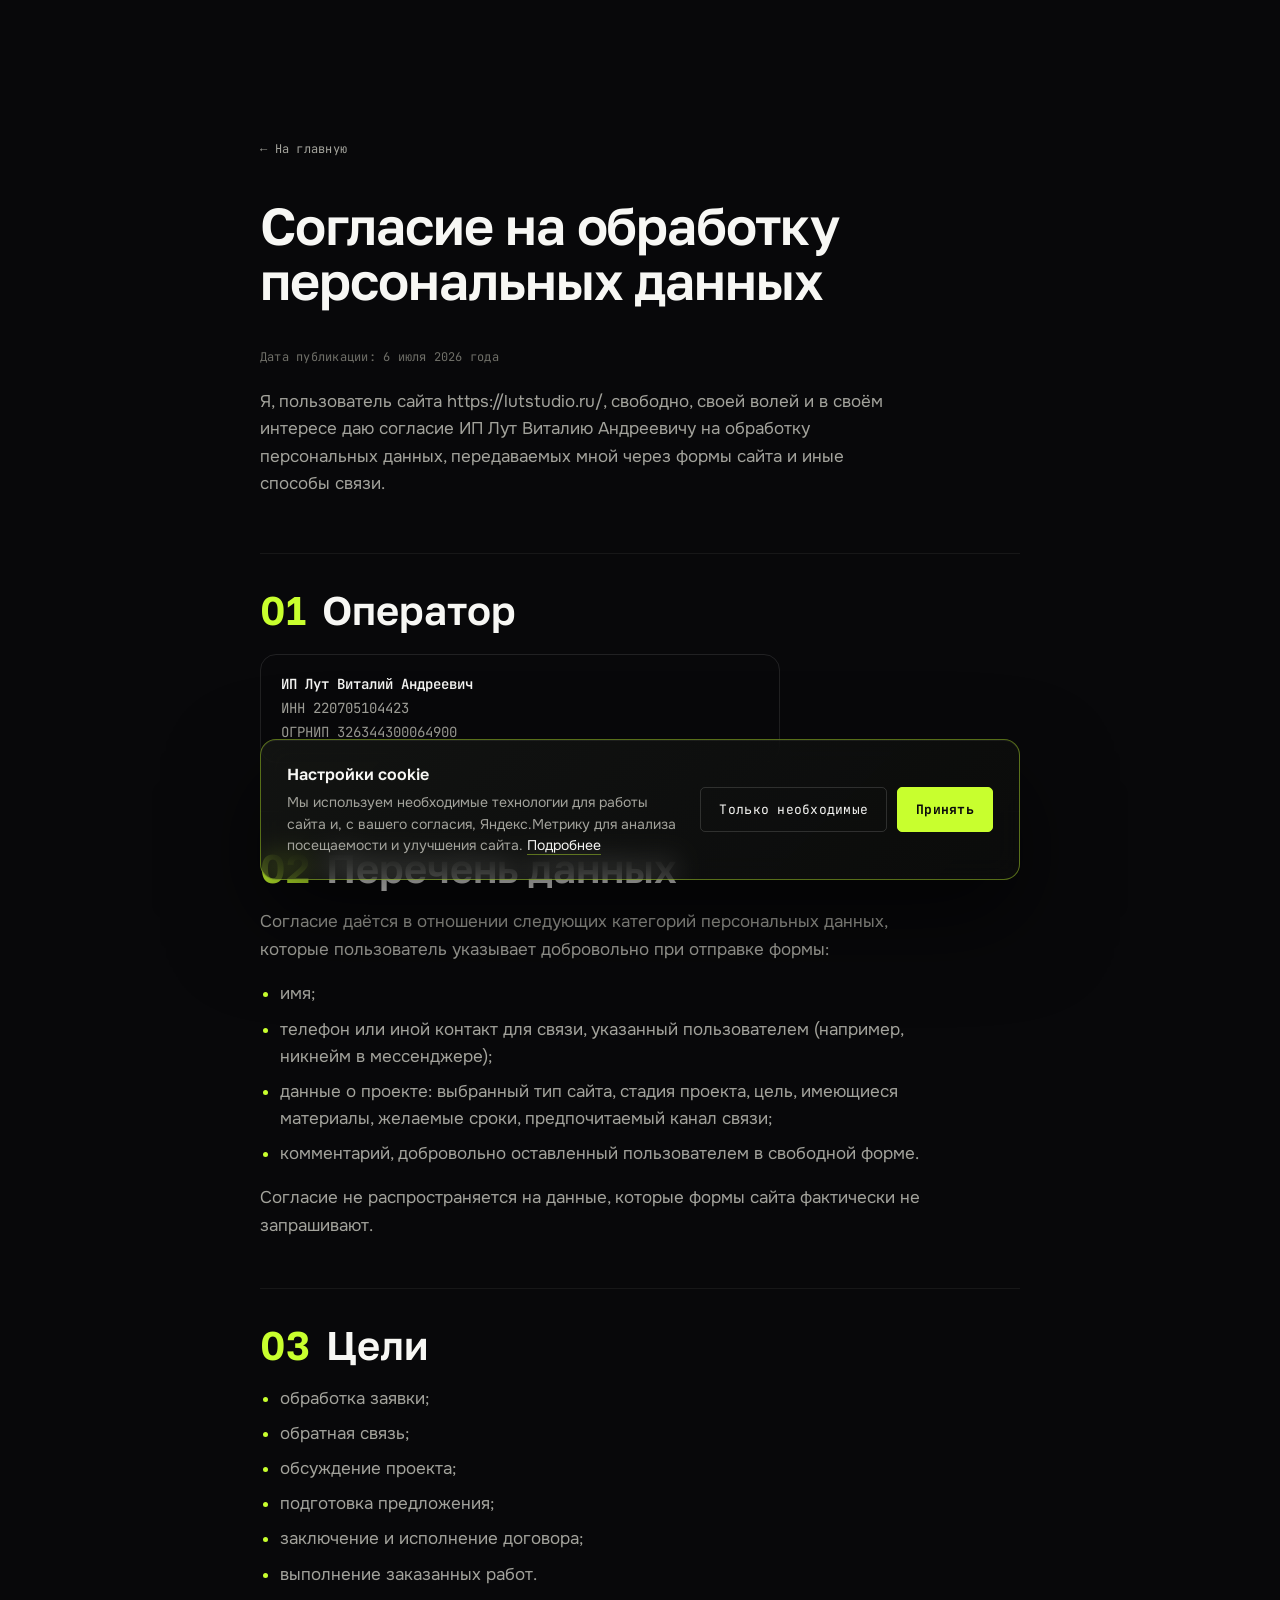
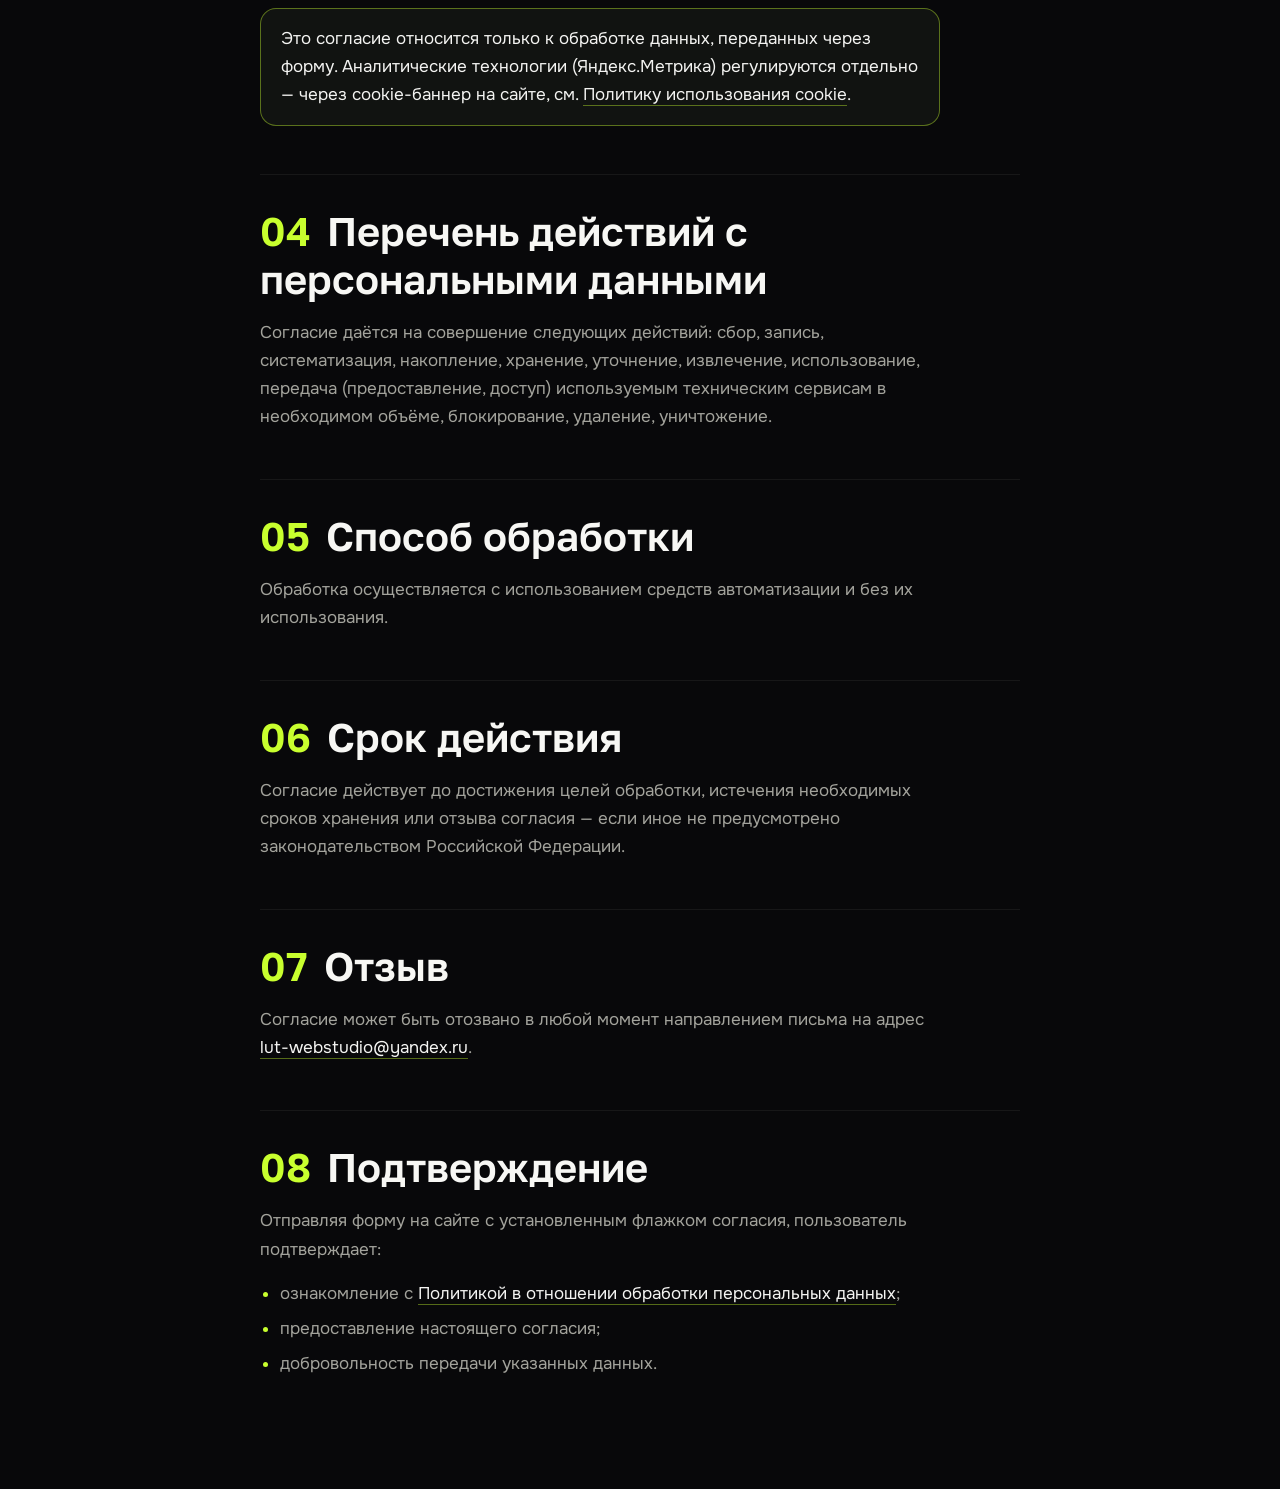
<file: consent.html>
<!DOCTYPE html>
<html lang="ru">
<head>
  <meta charset="UTF-8">
  <meta name="viewport" content="width=device-width, initial-scale=1">
  <title>Согласие на обработку персональных данных | LUT Web Studio</title>

  <meta name="robots" content="index, follow">
  <link rel="canonical" href="https://lutstudio.ru/consent.html">

  <link rel="icon" type="image/png" href="assets/favicon/favicon-96x96.png" sizes="96x96">
  <link rel="shortcut icon" href="assets/favicon/favicon.ico">
  <link rel="apple-touch-icon" sizes="180x180" href="assets/favicon/apple-touch-icon.png">
  <link rel="manifest" href="assets/favicon/site.webmanifest">
  <meta name="theme-color" content="#d1f45f">

  <link rel="stylesheet" href="css/reset.min.css">
  <link rel="stylesheet" href="css/fonts.min.css">
  <link rel="stylesheet" href="css/variables.min.css">
  <link rel="stylesheet" href="css/base.min.css">
  <link rel="stylesheet" href="css/legal.min.css">
  <link rel="stylesheet" href="css/cookie-consent.min.css">
</head>
<body>
  <main class="legal legal--doc">
    <div class="legal__container">
      <a class="legal__back" href="./">← На главную</a>
      <h1 class="legal__title">Согласие на обработку персональных данных</h1>
      <span class="legal__updated">Дата публикации: 6 июля 2026 года</span>
      <p class="legal__lead">Я, пользователь сайта <a href="https://lutstudio.ru/">https://lutstudio.ru/</a>, свободно, своей волей и в своём интересе даю согласие ИП Лут Виталию Андреевичу на обработку персональных данных, передаваемых мной через формы сайта и иные способы связи.</p>

      <section class="legal__section" id="operator">
        <h2 class="legal__h2"><span class="legal__h2-num">01</span>Оператор</h2>
        <div class="legal__entity">
          <b>ИП Лут Виталий Андреевич</b><br>
          ИНН 220705104423<br>
          ОГРНИП 326344300064900
        </div>
      </section>

      <section class="legal__section" id="data-list">
        <h2 class="legal__h2"><span class="legal__h2-num">02</span>Перечень данных</h2>
        <p>Согласие даётся в отношении следующих категорий персональных данных, которые пользователь указывает добровольно при отправке формы:</p>
        <ul>
          <li>имя;</li>
          <li>телефон или иной контакт для связи, указанный пользователем (например, никнейм в мессенджере);</li>
          <li>данные о проекте: выбранный тип сайта, стадия проекта, цель, имеющиеся материалы, желаемые сроки, предпочитаемый канал связи;</li>
          <li>комментарий, добровольно оставленный пользователем в свободной форме.</li>
        </ul>
        <p>Согласие не распространяется на данные, которые формы сайта фактически не запрашивают.</p>
      </section>

      <section class="legal__section" id="purposes">
        <h2 class="legal__h2"><span class="legal__h2-num">03</span>Цели</h2>
        <ul>
          <li>обработка заявки;</li>
          <li>обратная связь;</li>
          <li>обсуждение проекта;</li>
          <li>подготовка предложения;</li>
          <li>заключение и исполнение договора;</li>
          <li>выполнение заказанных работ.</li>
        </ul>
        <div class="legal__note">
          <p>Это согласие относится только к обработке данных, переданных через форму. Аналитические технологии (Яндекс.Метрика) регулируются отдельно — через cookie-баннер на сайте, см. <a href="cookies.html">Политику использования cookie</a>.</p>
        </div>
      </section>

      <section class="legal__section" id="actions">
        <h2 class="legal__h2"><span class="legal__h2-num">04</span>Перечень действий с персональными данными</h2>
        <p>Согласие даётся на совершение следующих действий: сбор, запись, систематизация, накопление, хранение, уточнение, извлечение, использование, передача (предоставление, доступ) используемым техническим сервисам в необходимом объёме, блокирование, удаление, уничтожение.</p>
      </section>

      <section class="legal__section" id="method">
        <h2 class="legal__h2"><span class="legal__h2-num">05</span>Способ обработки</h2>
        <p>Обработка осуществляется с использованием средств автоматизации и без их использования.</p>
      </section>

      <section class="legal__section" id="duration">
        <h2 class="legal__h2"><span class="legal__h2-num">06</span>Срок действия</h2>
        <p>Согласие действует до достижения целей обработки, истечения необходимых сроков хранения или отзыва согласия — если иное не предусмотрено законодательством Российской Федерации.</p>
      </section>

      <section class="legal__section" id="revoke">
        <h2 class="legal__h2"><span class="legal__h2-num">07</span>Отзыв</h2>
        <p>Согласие может быть отозвано в любой момент направлением письма на адрес <a href="mailto:lut-webstudio@yandex.ru">lut-webstudio@yandex.ru</a>.</p>
      </section>

      <section class="legal__section" id="confirmation">
        <h2 class="legal__h2"><span class="legal__h2-num">08</span>Подтверждение</h2>
        <p>Отправляя форму на сайте с установленным флажком согласия, пользователь подтверждает:</p>
        <ul>
          <li>ознакомление с <a href="privacy.html">Политикой в отношении обработки персональных данных</a>;</li>
          <li>предоставление настоящего согласия;</li>
          <li>добровольность передачи указанных данных.</li>
        </ul>
      </section>
    </div>
  </main>

  <script src="js/cookie-consent.min.js"></script>
</body>
</html>
</file>
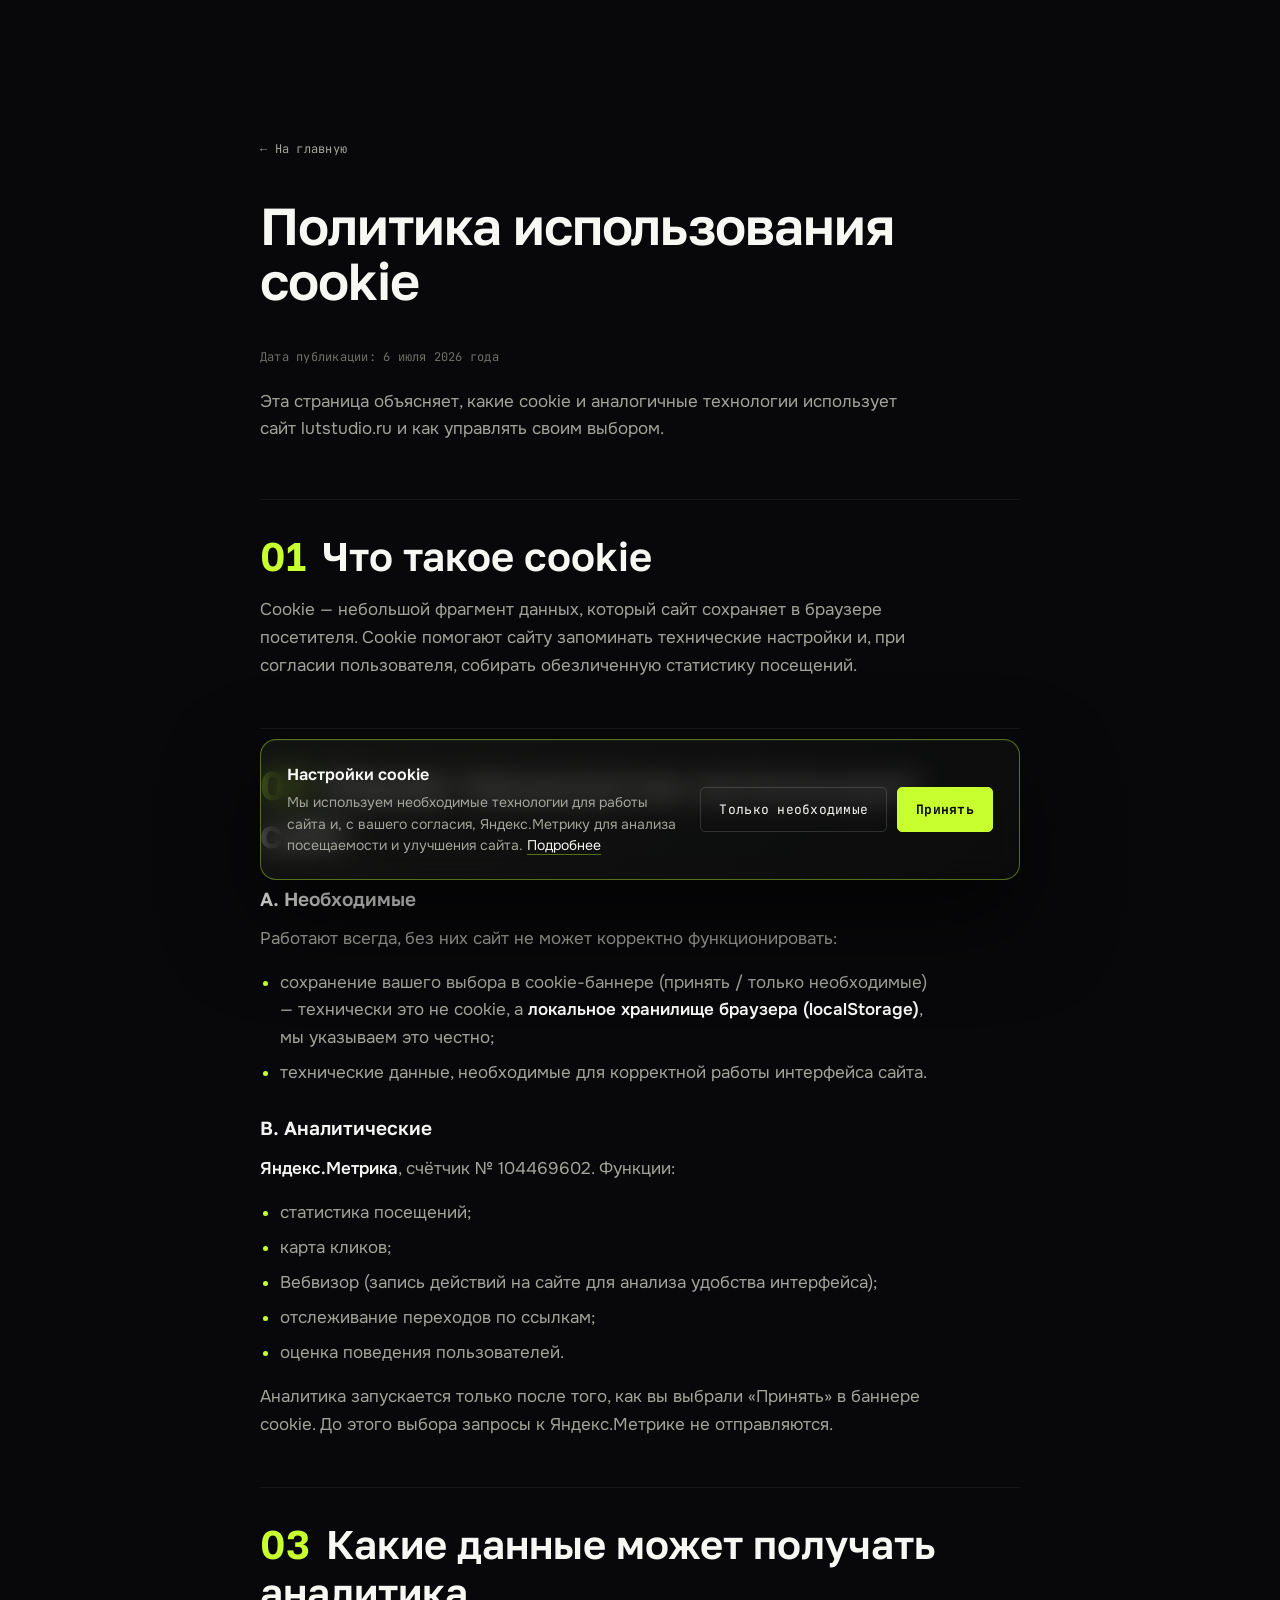
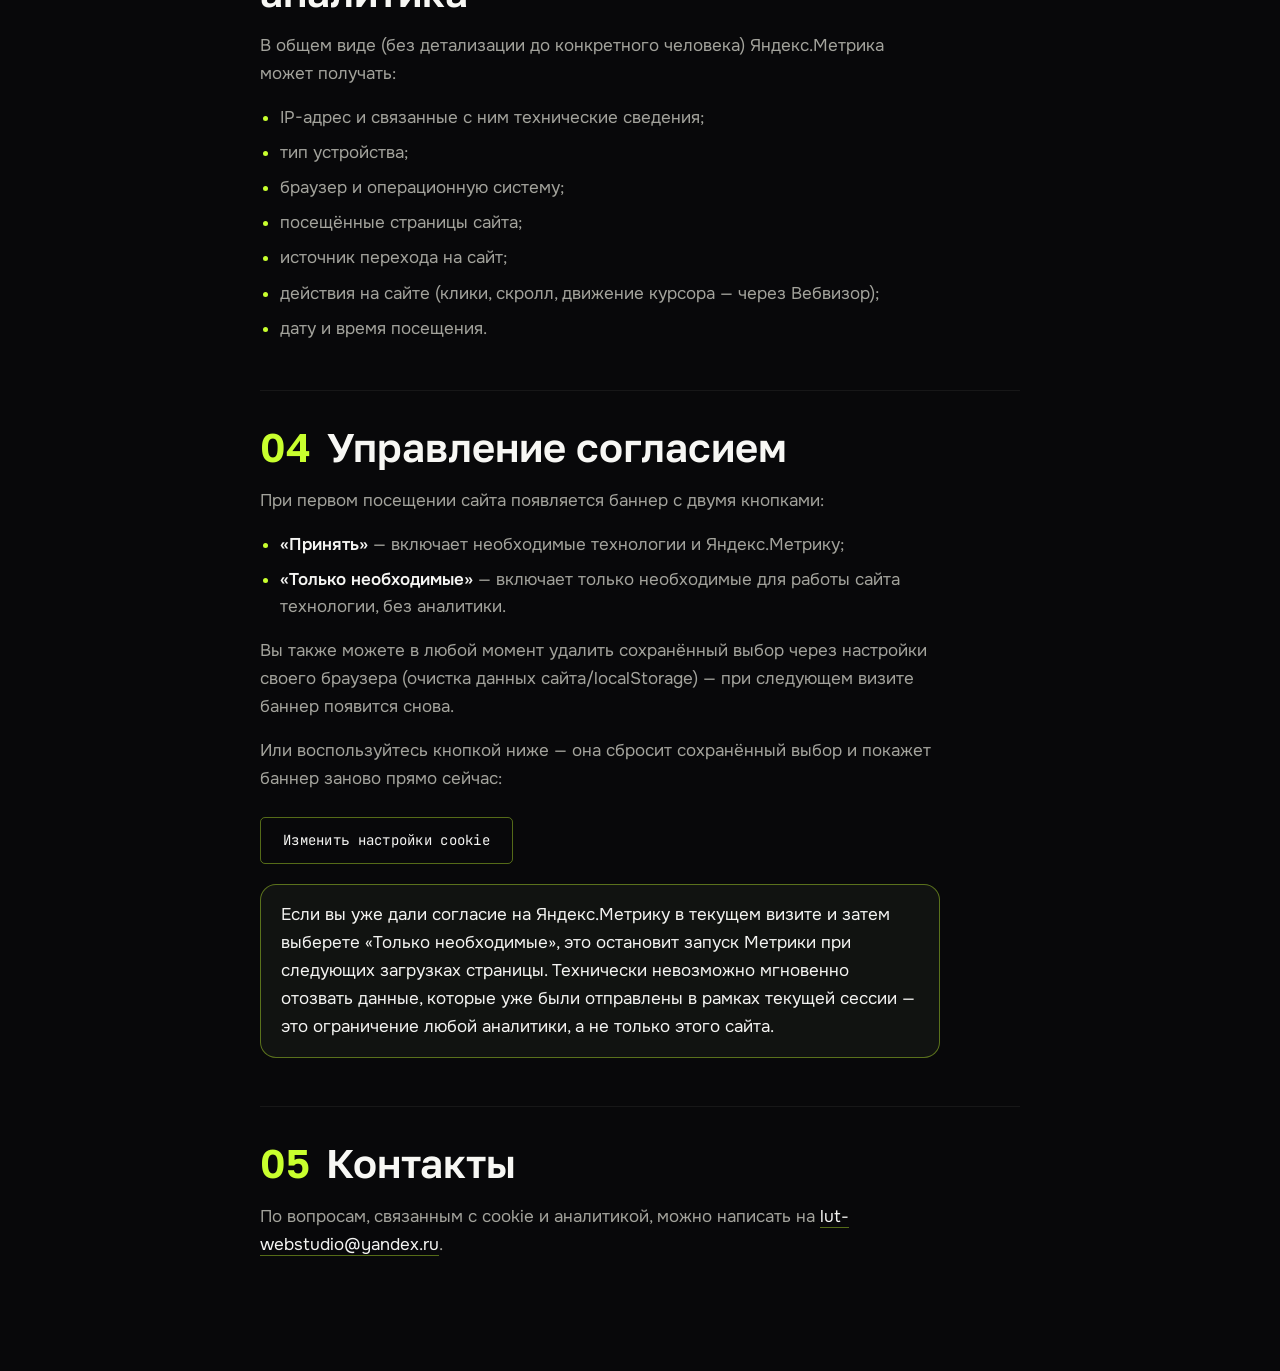
<file: cookies.html>
<!DOCTYPE html>
<html lang="ru">
<head>
  <meta charset="UTF-8">
  <meta name="viewport" content="width=device-width, initial-scale=1">
  <title>Политика использования cookie | LUT Web Studio</title>

  <meta name="robots" content="index, follow">
  <link rel="canonical" href="https://lutstudio.ru/cookies.html">

  <link rel="icon" type="image/png" href="assets/favicon/favicon-96x96.png" sizes="96x96">
  <link rel="shortcut icon" href="assets/favicon/favicon.ico">
  <link rel="apple-touch-icon" sizes="180x180" href="assets/favicon/apple-touch-icon.png">
  <link rel="manifest" href="assets/favicon/site.webmanifest">
  <meta name="theme-color" content="#d1f45f">

  <link rel="stylesheet" href="css/reset.min.css">
  <link rel="stylesheet" href="css/fonts.min.css">
  <link rel="stylesheet" href="css/variables.min.css">
  <link rel="stylesheet" href="css/base.min.css">
  <link rel="stylesheet" href="css/legal.min.css">
  <link rel="stylesheet" href="css/cookie-consent.min.css">
</head>
<body>
  <main class="legal legal--doc">
    <div class="legal__container">
      <a class="legal__back" href="./">← На главную</a>
      <h1 class="legal__title">Политика использования cookie</h1>
      <span class="legal__updated">Дата публикации: 6 июля 2026 года</span>
      <p class="legal__lead">Эта страница объясняет, какие cookie и аналогичные технологии использует сайт <a href="https://lutstudio.ru/">lutstudio.ru</a> и как управлять своим выбором.</p>

      <section class="legal__section" id="what">
        <h2 class="legal__h2"><span class="legal__h2-num">01</span>Что такое cookie</h2>
        <p>Cookie — небольшой фрагмент данных, который сайт сохраняет в браузере посетителя. Cookie помогают сайту запоминать технические настройки и, при согласии пользователя, собирать обезличенную статистику посещений.</p>
      </section>

      <section class="legal__section" id="technologies">
        <h2 class="legal__h2"><span class="legal__h2-num">02</span>Какие технологии использует сайт</h2>

        <h3 class="legal__h3">A. Необходимые</h3>
        <p>Работают всегда, без них сайт не может корректно функционировать:</p>
        <ul>
          <li>сохранение вашего выбора в cookie-баннере (принять / только необходимые) — технически это не cookie, а <strong>локальное хранилище браузера (localStorage)</strong>, мы указываем это честно;</li>
          <li>технические данные, необходимые для корректной работы интерфейса сайта.</li>
        </ul>

        <h3 class="legal__h3">B. Аналитические</h3>
        <p><strong>Яндекс.Метрика</strong>, счётчик № 104469602. Функции:</p>
        <ul>
          <li>статистика посещений;</li>
          <li>карта кликов;</li>
          <li>Вебвизор (запись действий на сайте для анализа удобства интерфейса);</li>
          <li>отслеживание переходов по ссылкам;</li>
          <li>оценка поведения пользователей.</li>
        </ul>
        <p>Аналитика запускается только после того, как вы выбрали «Принять» в баннере cookie. До этого выбора запросы к Яндекс.Метрике не отправляются.</p>
      </section>

      <section class="legal__section" id="analytics-data">
        <h2 class="legal__h2"><span class="legal__h2-num">03</span>Какие данные может получать аналитика</h2>
        <p>В общем виде (без детализации до конкретного человека) Яндекс.Метрика может получать:</p>
        <ul>
          <li>IP-адрес и связанные с ним технические сведения;</li>
          <li>тип устройства;</li>
          <li>браузер и операционную систему;</li>
          <li>посещённые страницы сайта;</li>
          <li>источник перехода на сайт;</li>
          <li>действия на сайте (клики, скролл, движение курсора — через Вебвизор);</li>
          <li>дату и время посещения.</li>
        </ul>
      </section>

      <section class="legal__section" id="manage">
        <h2 class="legal__h2"><span class="legal__h2-num">04</span>Управление согласием</h2>
        <p>При первом посещении сайта появляется баннер с двумя кнопками:</p>
        <ul>
          <li><strong>«Принять»</strong> — включает необходимые технологии и Яндекс.Метрику;</li>
          <li><strong>«Только необходимые»</strong> — включает только необходимые для работы сайта технологии, без аналитики.</li>
        </ul>
        <p>Вы также можете в любой момент удалить сохранённый выбор через настройки своего браузера (очистка данных сайта/localStorage) — при следующем визите баннер появится снова.</p>
        <p>Или воспользуйтесь кнопкой ниже — она сбросит сохранённый выбор и покажет баннер заново прямо сейчас:</p>
        <button type="button" class="legal__reset-btn" data-cookie-reset-btn>Изменить настройки cookie</button>
        <span class="legal__reset-status" data-cookie-reset-status role="status" aria-live="polite">Настройки сброшены — баннер показан ниже</span>
        <div class="legal__note">
          <p>Если вы уже дали согласие на Яндекс.Метрику в текущем визите и затем выберете «Только необходимые», это остановит запуск Метрики при следующих загрузках страницы. Технически невозможно мгновенно отозвать данные, которые уже были отправлены в рамках текущей сессии — это ограничение любой аналитики, а не только этого сайта.</p>
        </div>
      </section>

      <section class="legal__section" id="contacts">
        <h2 class="legal__h2"><span class="legal__h2-num">05</span>Контакты</h2>
        <p>По вопросам, связанным с cookie и аналитикой, можно написать на <a href="mailto:lut-webstudio@yandex.ru">lut-webstudio@yandex.ru</a>.</p>
      </section>
    </div>
  </main>

  <script src="js/cookie-consent.min.js"></script>
</body>
</html>
</file>
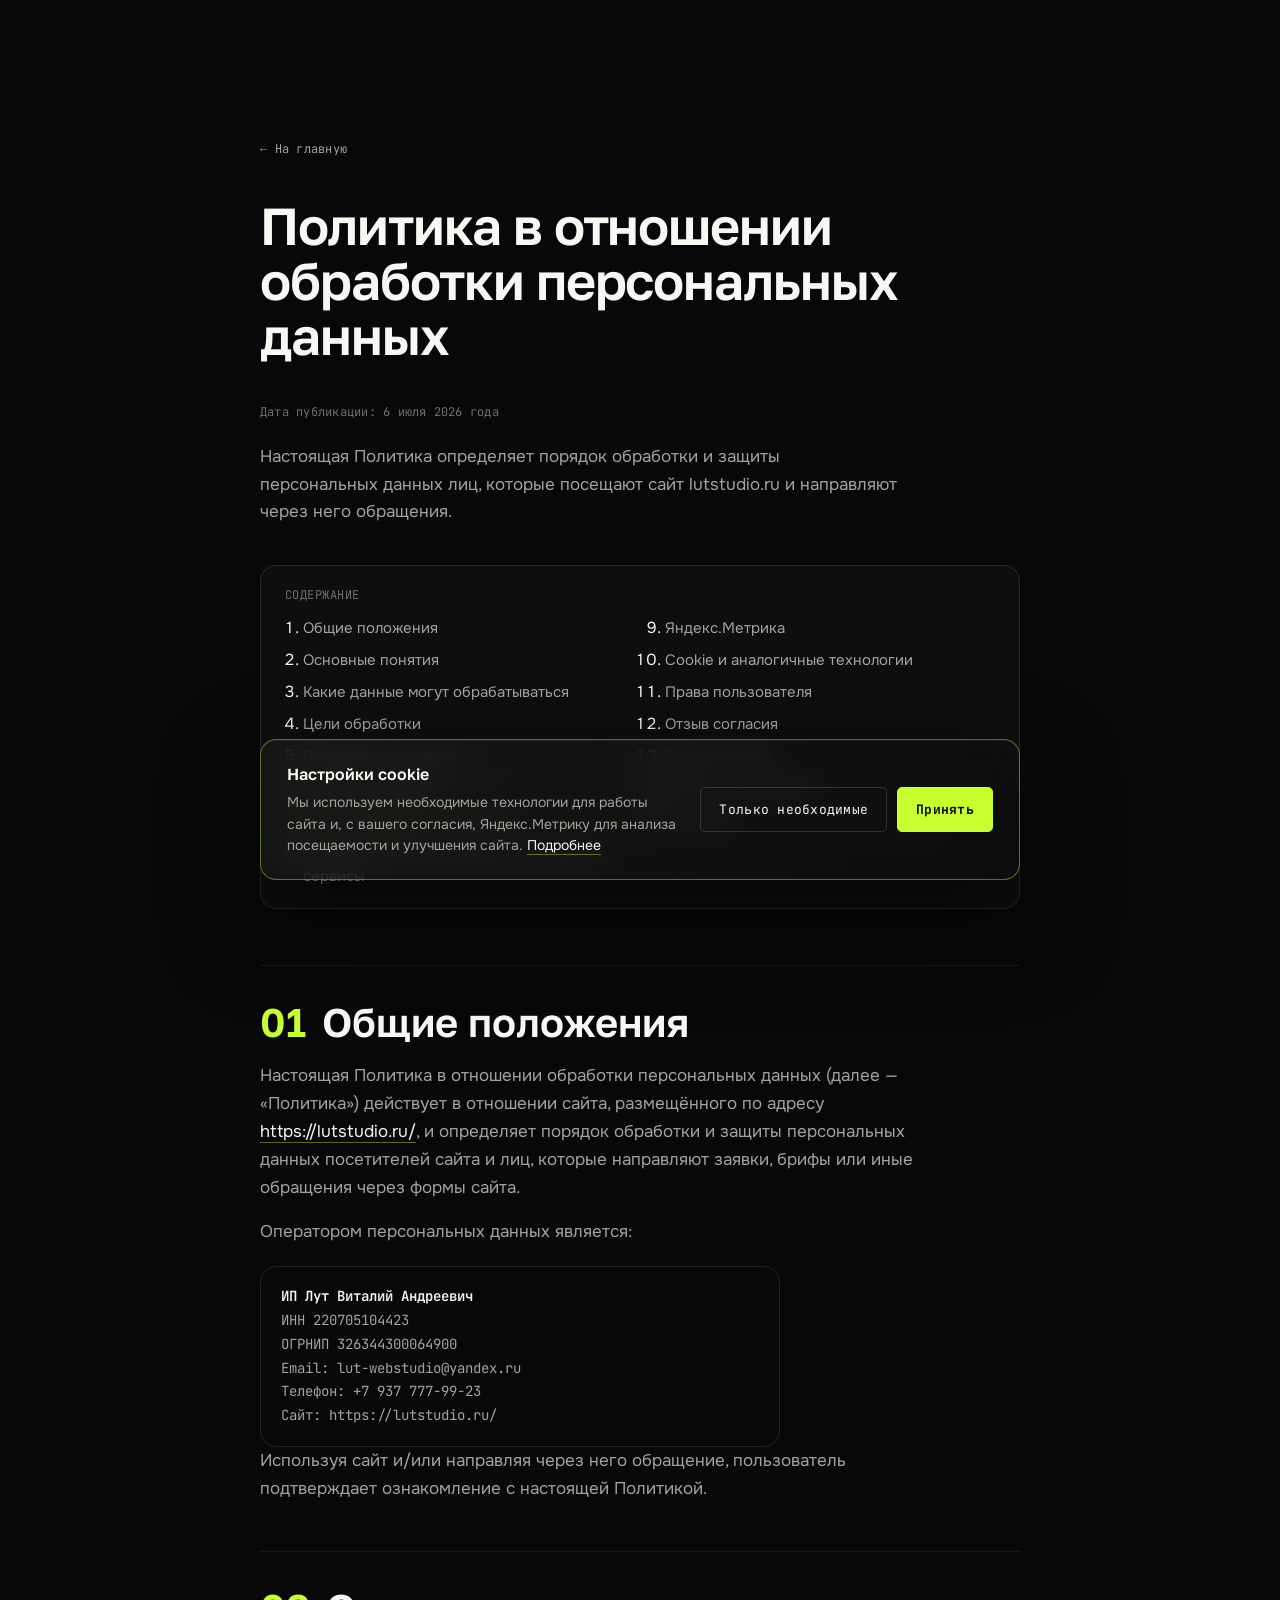
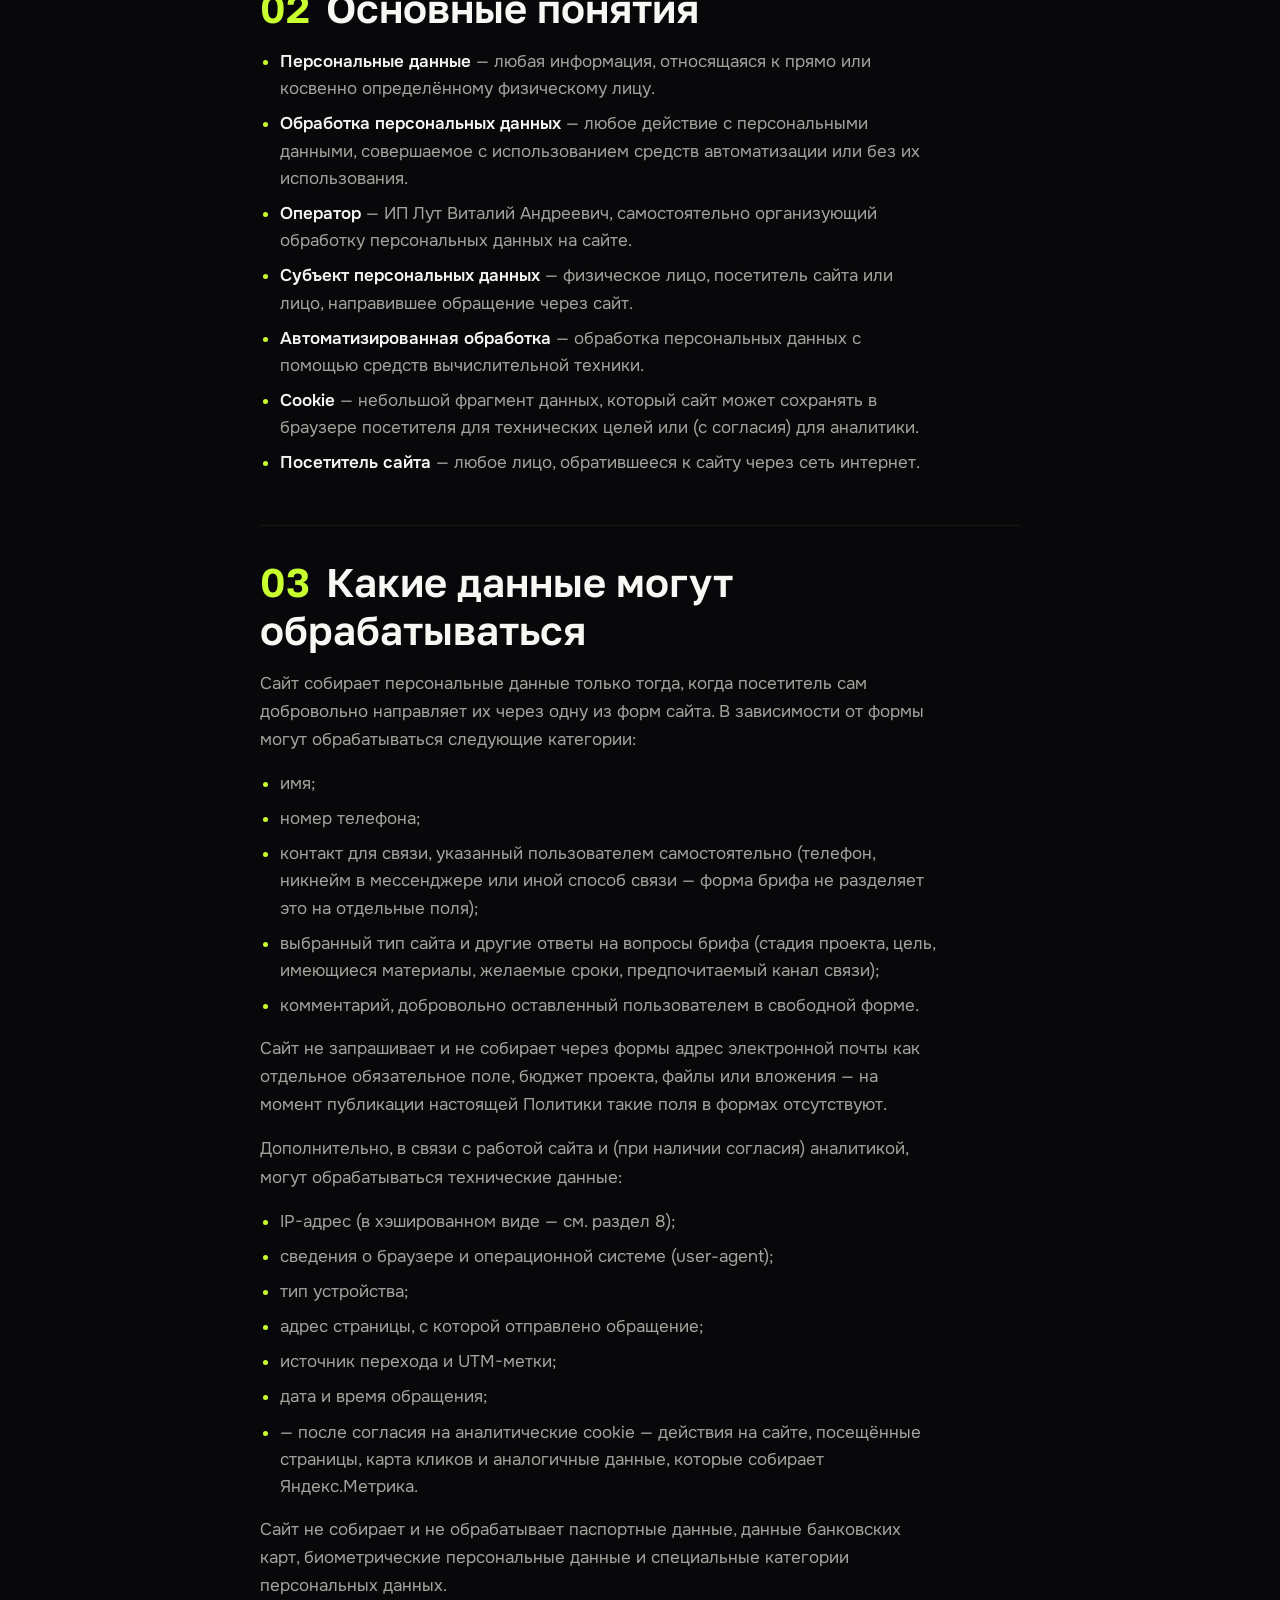
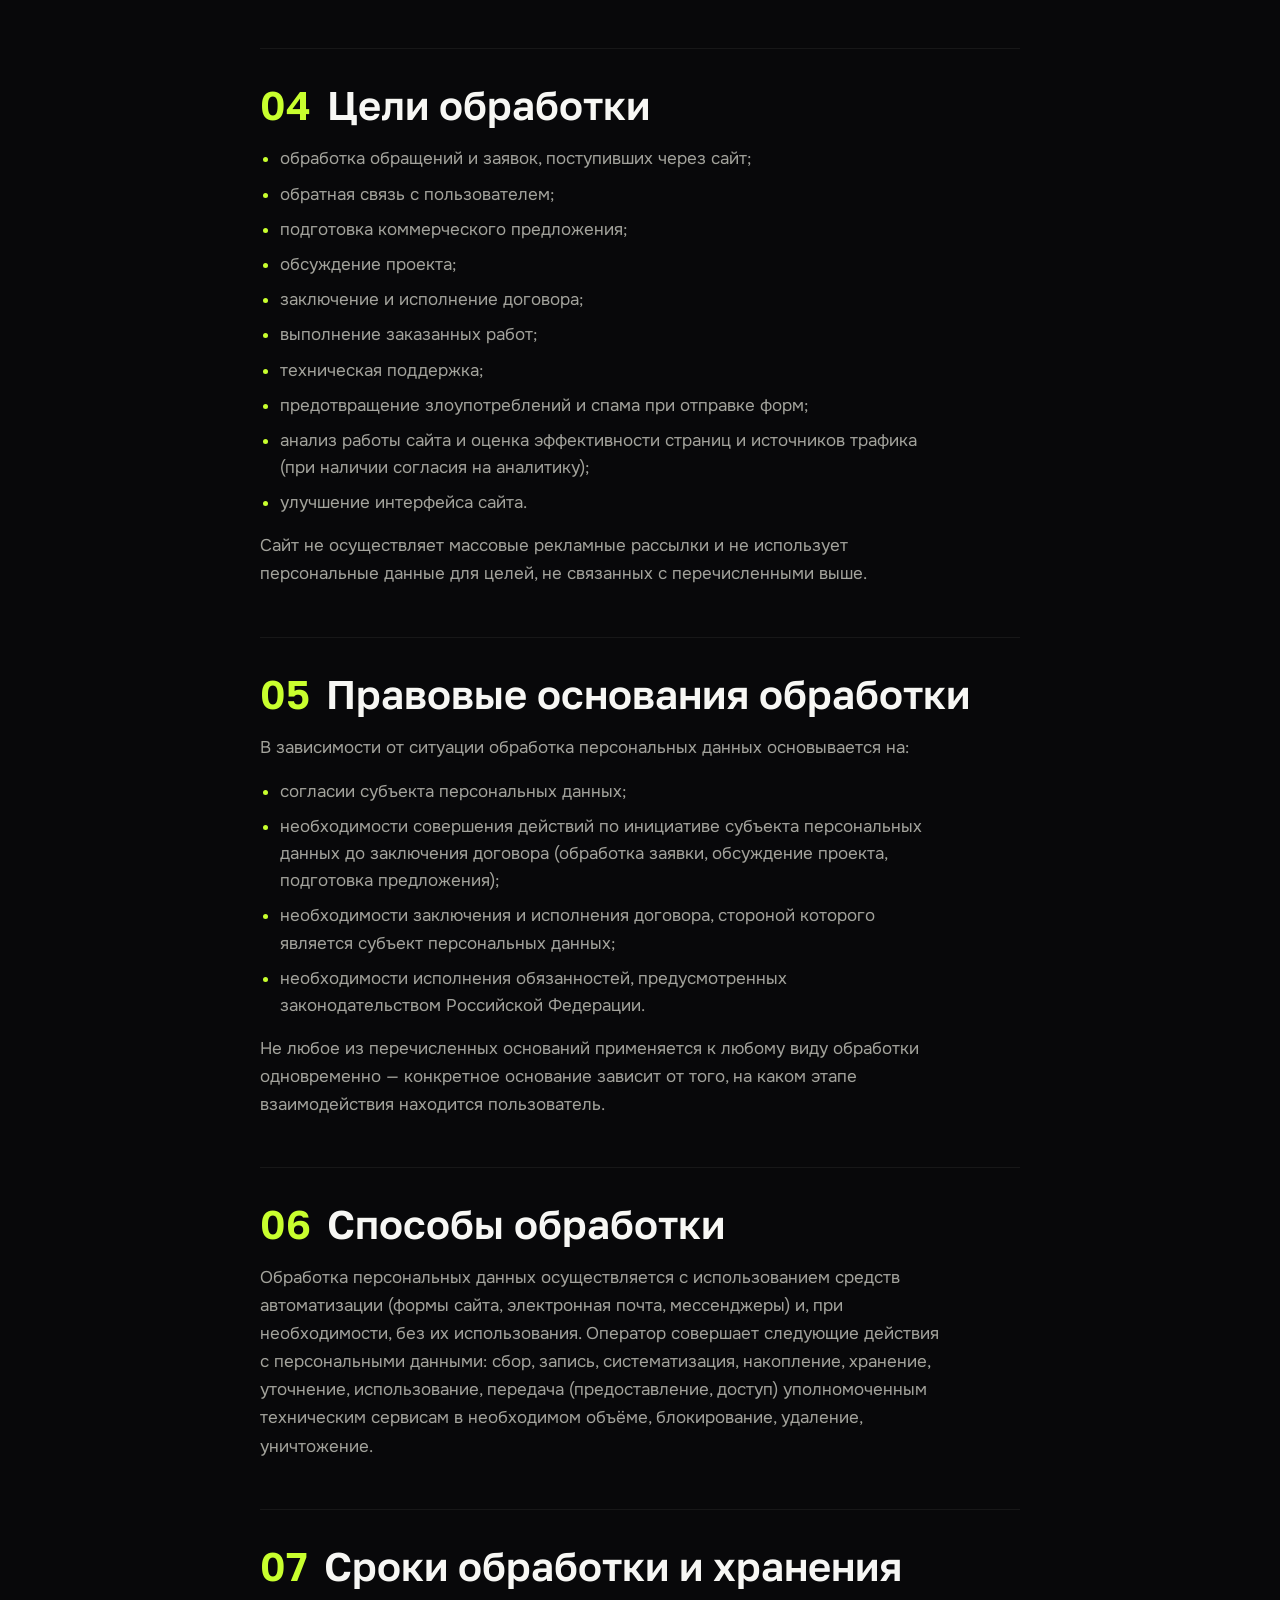
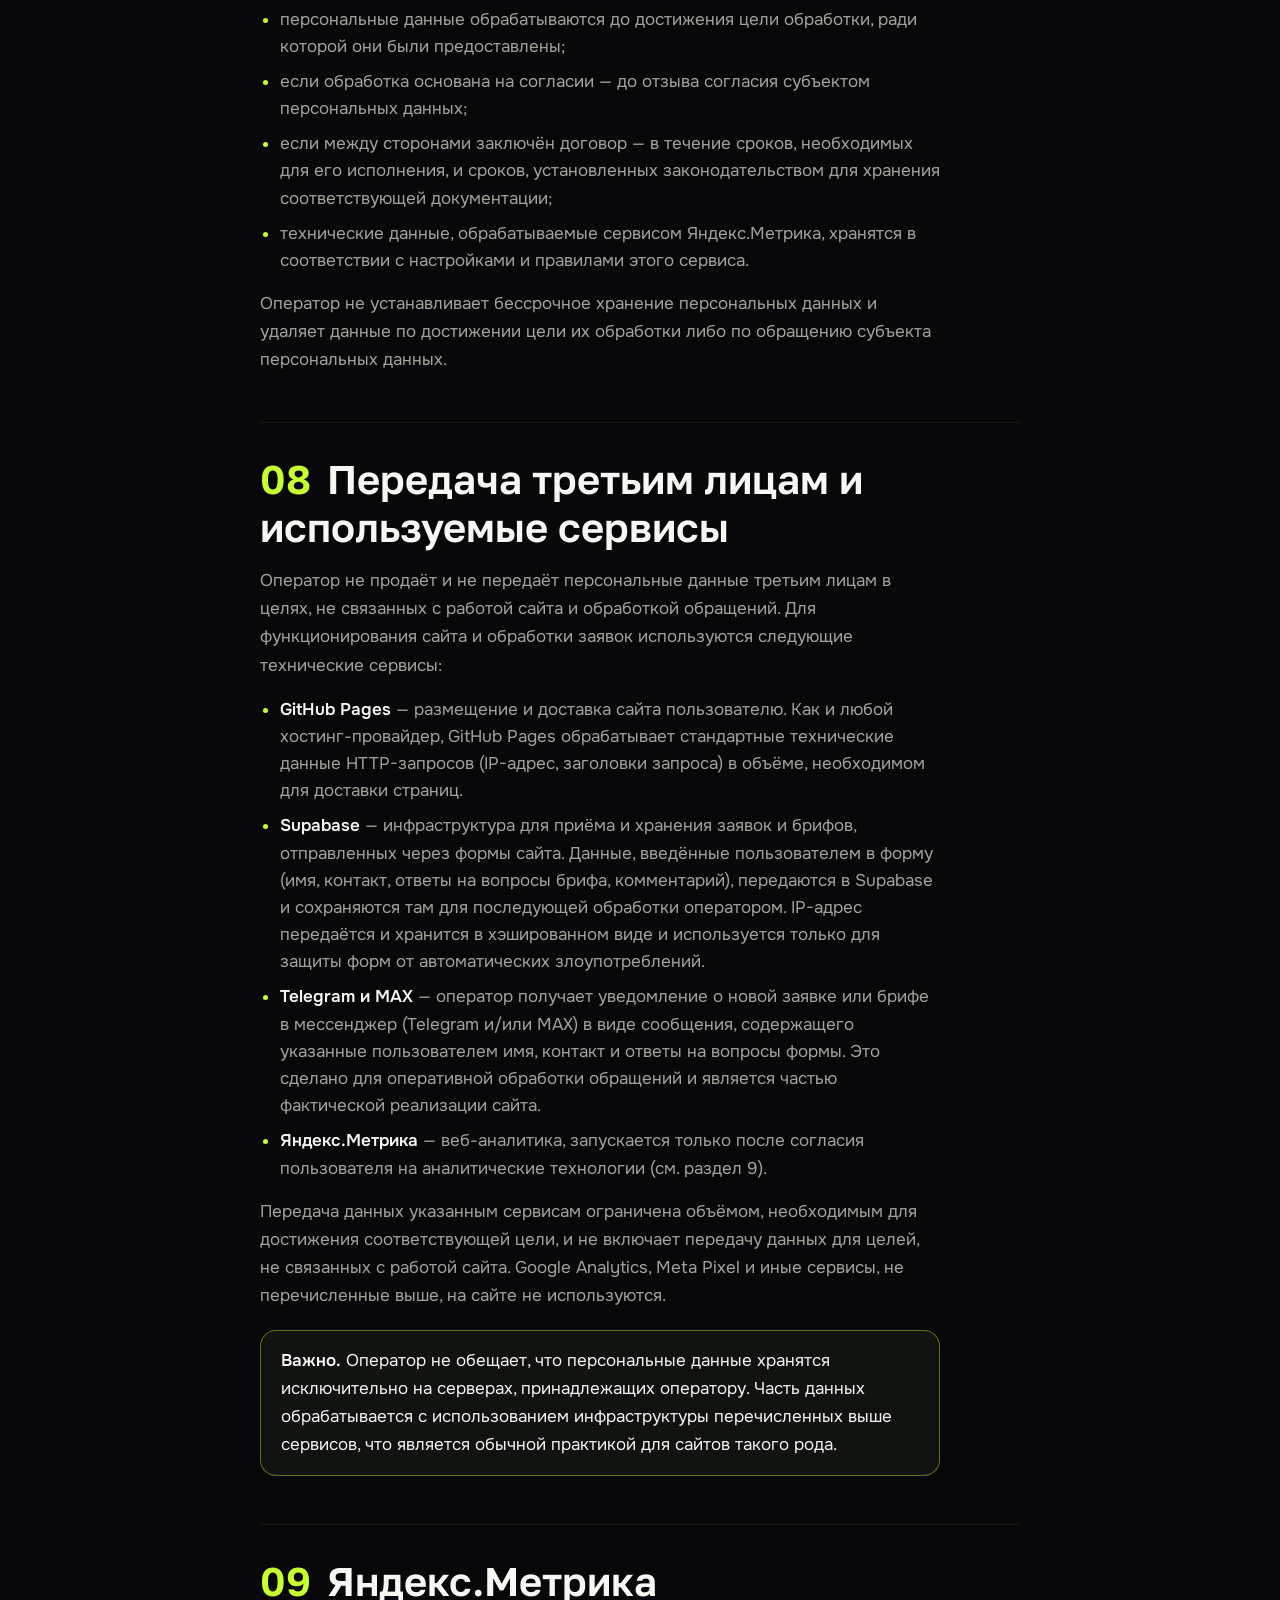
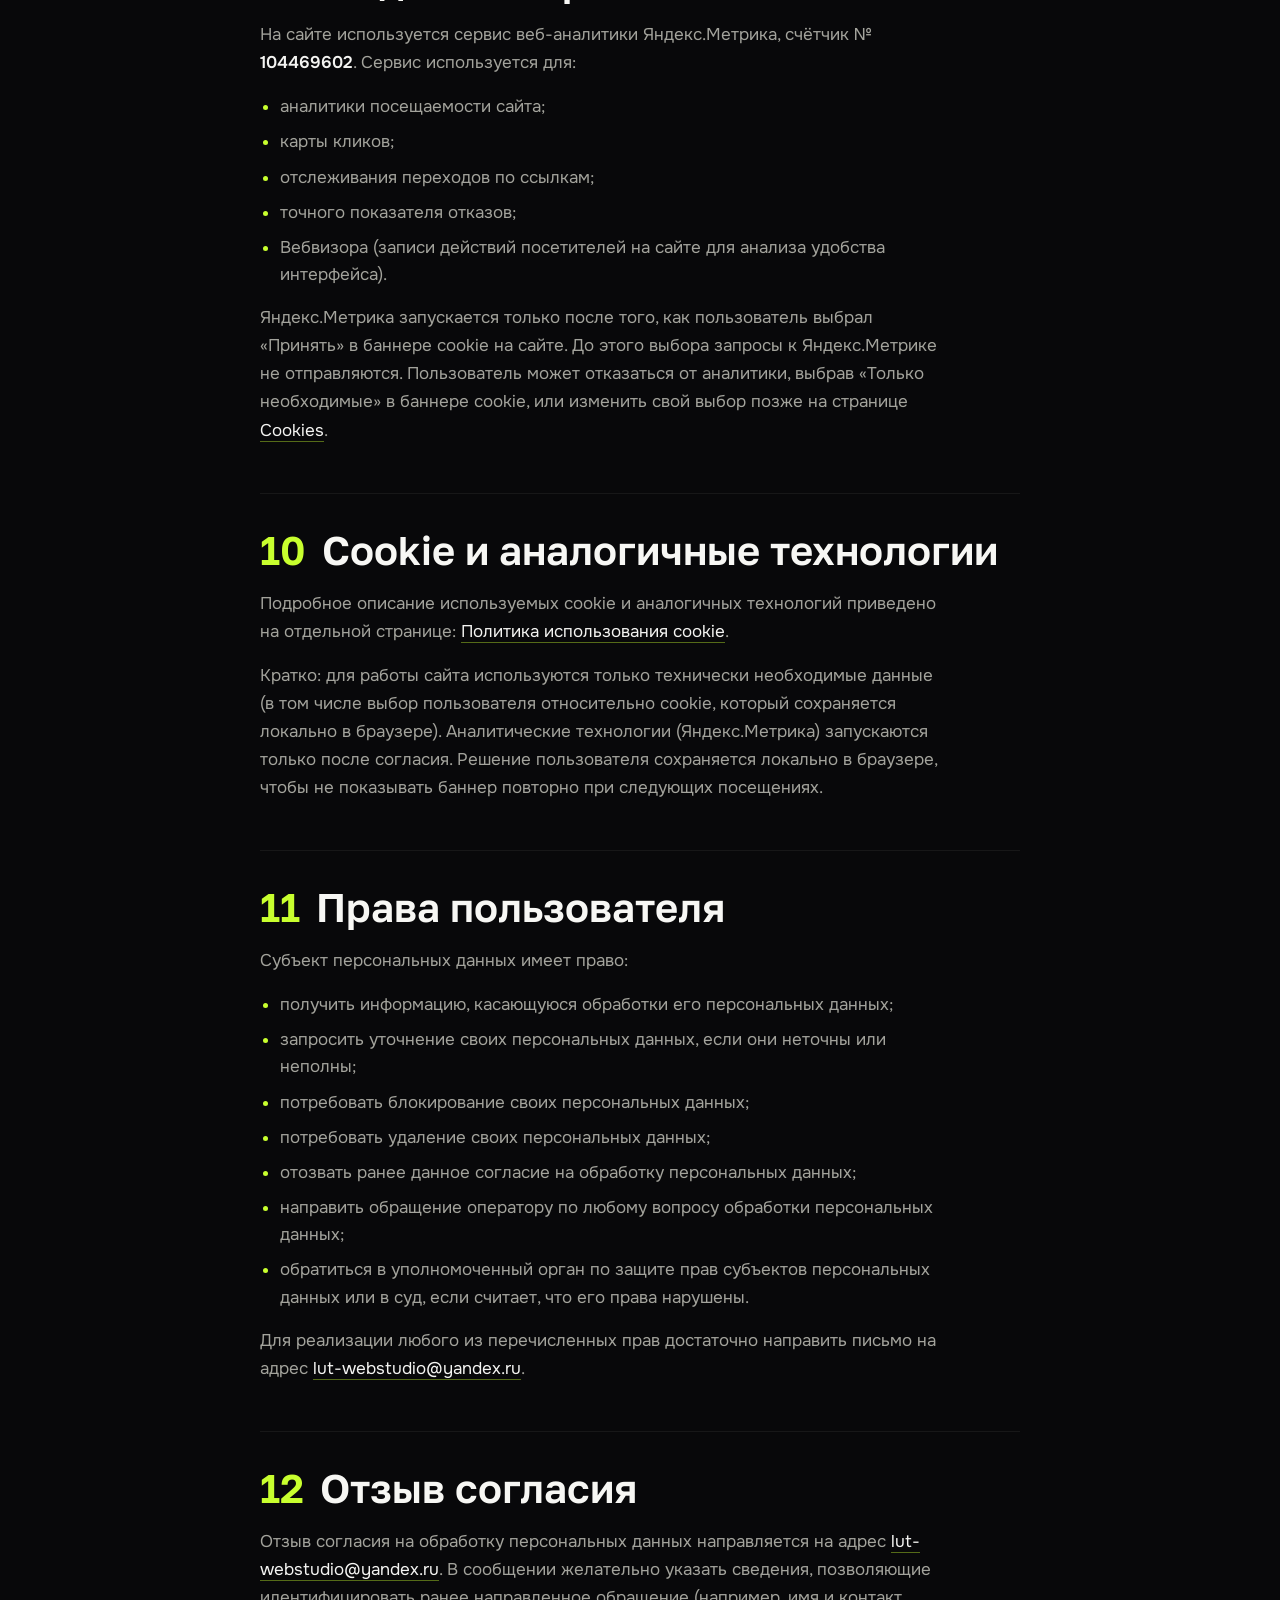
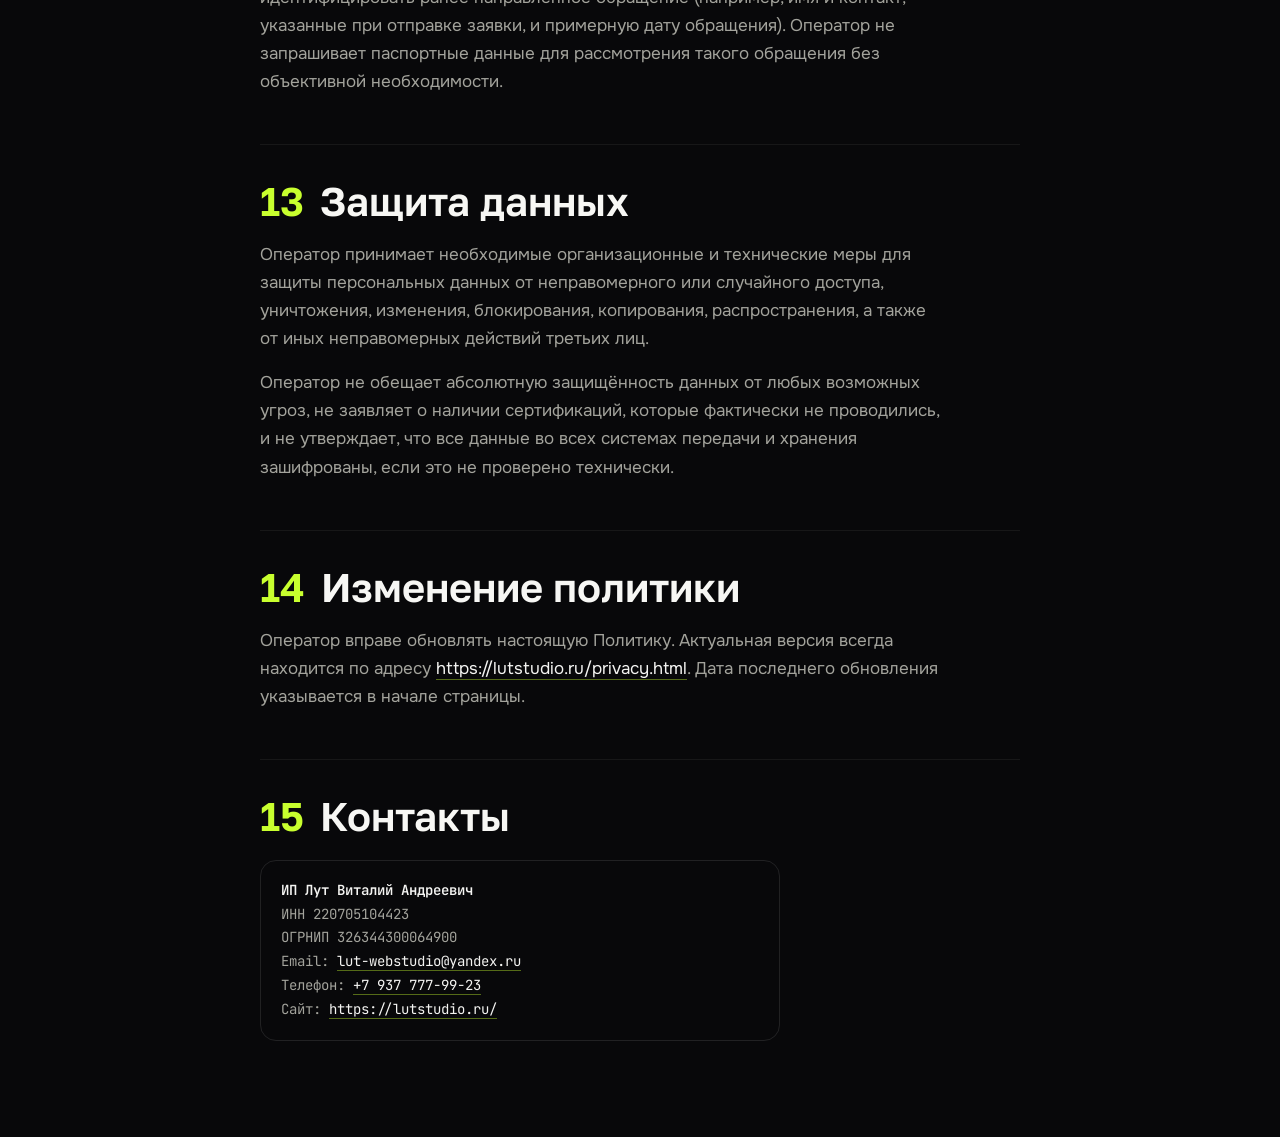
<file: privacy.html>
<!DOCTYPE html>
<html lang="ru">
<head>
  <meta charset="UTF-8">
  <meta name="viewport" content="width=device-width, initial-scale=1">
  <title>Политика конфиденциальности | LUT Web Studio</title>

  <meta name="robots" content="index, follow">
  <link rel="canonical" href="https://lutstudio.ru/privacy.html">

  <link rel="icon" type="image/png" href="assets/favicon/favicon-96x96.png" sizes="96x96">
  <link rel="shortcut icon" href="assets/favicon/favicon.ico">
  <link rel="apple-touch-icon" sizes="180x180" href="assets/favicon/apple-touch-icon.png">
  <link rel="manifest" href="assets/favicon/site.webmanifest">
  <meta name="theme-color" content="#d1f45f">

  <link rel="stylesheet" href="css/reset.min.css">
  <link rel="stylesheet" href="css/fonts.min.css">
  <link rel="stylesheet" href="css/variables.min.css">
  <link rel="stylesheet" href="css/base.min.css">
  <link rel="stylesheet" href="css/legal.min.css">
  <link rel="stylesheet" href="css/cookie-consent.min.css">
</head>
<body>
  <main class="legal legal--doc">
    <div class="legal__container">
      <a class="legal__back" href="./">← На главную</a>
      <h1 class="legal__title">Политика в отношении обработки персональных данных</h1>
      <span class="legal__updated">Дата публикации: 6 июля 2026 года</span>
      <p class="legal__lead">Настоящая Политика определяет порядок обработки и защиты персональных данных лиц, которые посещают сайт <a href="https://lutstudio.ru/">lutstudio.ru</a> и направляют через него обращения.</p>

      <nav class="legal__toc" aria-label="Содержание страницы">
        <p class="legal__toc-title">Содержание</p>
        <ol>
          <li><a href="#general">Общие положения</a></li>
          <li><a href="#terms">Основные понятия</a></li>
          <li><a href="#data">Какие данные могут обрабатываться</a></li>
          <li><a href="#purposes">Цели обработки</a></li>
          <li><a href="#basis">Правовые основания</a></li>
          <li><a href="#methods">Способы обработки</a></li>
          <li><a href="#retention">Сроки обработки и хранения</a></li>
          <li><a href="#third-parties">Передача третьим лицам и используемые сервисы</a></li>
          <li><a href="#metrika">Яндекс.Метрика</a></li>
          <li><a href="#cookies">Cookie и аналогичные технологии</a></li>
          <li><a href="#rights">Права пользователя</a></li>
          <li><a href="#withdraw">Отзыв согласия</a></li>
          <li><a href="#security">Защита данных</a></li>
          <li><a href="#changes">Изменение политики</a></li>
          <li><a href="#contacts">Контакты</a></li>
        </ol>
      </nav>

      <section class="legal__section" id="general">
        <h2 class="legal__h2"><span class="legal__h2-num">01</span>Общие положения</h2>
        <p>Настоящая Политика в отношении обработки персональных данных (далее — «Политика») действует в отношении сайта, размещённого по адресу <a href="https://lutstudio.ru/">https://lutstudio.ru/</a>, и определяет порядок обработки и защиты персональных данных посетителей сайта и лиц, которые направляют заявки, брифы или иные обращения через формы сайта.</p>
        <p>Оператором персональных данных является:</p>
        <div class="legal__entity">
          <b>ИП Лут Виталий Андреевич</b><br>
          ИНН 220705104423<br>
          ОГРНИП 326344300064900<br>
          Email: lut-webstudio@yandex.ru<br>
          Телефон: +7 937 777-99-23<br>
          Сайт: https://lutstudio.ru/
        </div>
        <p>Используя сайт и/или направляя через него обращение, пользователь подтверждает ознакомление с настоящей Политикой.</p>
      </section>

      <section class="legal__section" id="terms">
        <h2 class="legal__h2"><span class="legal__h2-num">02</span>Основные понятия</h2>
        <ul>
          <li><strong>Персональные данные</strong> — любая информация, относящаяся к прямо или косвенно определённому физическому лицу.</li>
          <li><strong>Обработка персональных данных</strong> — любое действие с персональными данными, совершаемое с использованием средств автоматизации или без их использования.</li>
          <li><strong>Оператор</strong> — ИП Лут Виталий Андреевич, самостоятельно организующий обработку персональных данных на сайте.</li>
          <li><strong>Субъект персональных данных</strong> — физическое лицо, посетитель сайта или лицо, направившее обращение через сайт.</li>
          <li><strong>Автоматизированная обработка</strong> — обработка персональных данных с помощью средств вычислительной техники.</li>
          <li><strong>Cookie</strong> — небольшой фрагмент данных, который сайт может сохранять в браузере посетителя для технических целей или (с согласия) для аналитики.</li>
          <li><strong>Посетитель сайта</strong> — любое лицо, обратившееся к сайту через сеть интернет.</li>
        </ul>
      </section>

      <section class="legal__section" id="data">
        <h2 class="legal__h2"><span class="legal__h2-num">03</span>Какие данные могут обрабатываться</h2>
        <p>Сайт собирает персональные данные только тогда, когда посетитель сам добровольно направляет их через одну из форм сайта. В зависимости от формы могут обрабатываться следующие категории:</p>
        <ul>
          <li>имя;</li>
          <li>номер телефона;</li>
          <li>контакт для связи, указанный пользователем самостоятельно (телефон, никнейм в мессенджере или иной способ связи — форма брифа не разделяет это на отдельные поля);</li>
          <li>выбранный тип сайта и другие ответы на вопросы брифа (стадия проекта, цель, имеющиеся материалы, желаемые сроки, предпочитаемый канал связи);</li>
          <li>комментарий, добровольно оставленный пользователем в свободной форме.</li>
        </ul>
        <p>Сайт не запрашивает и не собирает через формы адрес электронной почты как отдельное обязательное поле, бюджет проекта, файлы или вложения — на момент публикации настоящей Политики такие поля в формах отсутствуют.</p>
        <p>Дополнительно, в связи с работой сайта и (при наличии согласия) аналитикой, могут обрабатываться технические данные:</p>
        <ul>
          <li>IP-адрес (в хэшированном виде — см. раздел 8);</li>
          <li>сведения о браузере и операционной системе (user-agent);</li>
          <li>тип устройства;</li>
          <li>адрес страницы, с которой отправлено обращение;</li>
          <li>источник перехода и UTM-метки;</li>
          <li>дата и время обращения;</li>
          <li>— после согласия на аналитические cookie — действия на сайте, посещённые страницы, карта кликов и аналогичные данные, которые собирает Яндекс.Метрика.</li>
        </ul>
        <p>Сайт не собирает и не обрабатывает паспортные данные, данные банковских карт, биометрические персональные данные и специальные категории персональных данных.</p>
      </section>

      <section class="legal__section" id="purposes">
        <h2 class="legal__h2"><span class="legal__h2-num">04</span>Цели обработки</h2>
        <ul>
          <li>обработка обращений и заявок, поступивших через сайт;</li>
          <li>обратная связь с пользователем;</li>
          <li>подготовка коммерческого предложения;</li>
          <li>обсуждение проекта;</li>
          <li>заключение и исполнение договора;</li>
          <li>выполнение заказанных работ;</li>
          <li>техническая поддержка;</li>
          <li>предотвращение злоупотреблений и спама при отправке форм;</li>
          <li>анализ работы сайта и оценка эффективности страниц и источников трафика (при наличии согласия на аналитику);</li>
          <li>улучшение интерфейса сайта.</li>
        </ul>
        <p>Сайт не осуществляет массовые рекламные рассылки и не использует персональные данные для целей, не связанных с перечисленными выше.</p>
      </section>

      <section class="legal__section" id="basis">
        <h2 class="legal__h2"><span class="legal__h2-num">05</span>Правовые основания обработки</h2>
        <p>В зависимости от ситуации обработка персональных данных основывается на:</p>
        <ul>
          <li>согласии субъекта персональных данных;</li>
          <li>необходимости совершения действий по инициативе субъекта персональных данных до заключения договора (обработка заявки, обсуждение проекта, подготовка предложения);</li>
          <li>необходимости заключения и исполнения договора, стороной которого является субъект персональных данных;</li>
          <li>необходимости исполнения обязанностей, предусмотренных законодательством Российской Федерации.</li>
        </ul>
        <p>Не любое из перечисленных оснований применяется к любому виду обработки одновременно — конкретное основание зависит от того, на каком этапе взаимодействия находится пользователь.</p>
      </section>

      <section class="legal__section" id="methods">
        <h2 class="legal__h2"><span class="legal__h2-num">06</span>Способы обработки</h2>
        <p>Обработка персональных данных осуществляется с использованием средств автоматизации (формы сайта, электронная почта, мессенджеры) и, при необходимости, без их использования. Оператор совершает следующие действия с персональными данными: сбор, запись, систематизация, накопление, хранение, уточнение, использование, передача (предоставление, доступ) уполномоченным техническим сервисам в необходимом объёме, блокирование, удаление, уничтожение.</p>
      </section>

      <section class="legal__section" id="retention">
        <h2 class="legal__h2"><span class="legal__h2-num">07</span>Сроки обработки и хранения</h2>
        <ul>
          <li>персональные данные обрабатываются до достижения цели обработки, ради которой они были предоставлены;</li>
          <li>если обработка основана на согласии — до отзыва согласия субъектом персональных данных;</li>
          <li>если между сторонами заключён договор — в течение сроков, необходимых для его исполнения, и сроков, установленных законодательством для хранения соответствующей документации;</li>
          <li>технические данные, обрабатываемые сервисом Яндекс.Метрика, хранятся в соответствии с настройками и правилами этого сервиса.</li>
        </ul>
        <p>Оператор не устанавливает бессрочное хранение персональных данных и удаляет данные по достижении цели их обработки либо по обращению субъекта персональных данных.</p>
      </section>

      <section class="legal__section" id="third-parties">
        <h2 class="legal__h2"><span class="legal__h2-num">08</span>Передача третьим лицам и используемые сервисы</h2>
        <p>Оператор не продаёт и не передаёт персональные данные третьим лицам в целях, не связанных с работой сайта и обработкой обращений. Для функционирования сайта и обработки заявок используются следующие технические сервисы:</p>
        <ul>
          <li><strong>GitHub Pages</strong> — размещение и доставка сайта пользователю. Как и любой хостинг-провайдер, GitHub Pages обрабатывает стандартные технические данные HTTP-запросов (IP-адрес, заголовки запроса) в объёме, необходимом для доставки страниц.</li>
          <li><strong>Supabase</strong> — инфраструктура для приёма и хранения заявок и брифов, отправленных через формы сайта. Данные, введённые пользователем в форму (имя, контакт, ответы на вопросы брифа, комментарий), передаются в Supabase и сохраняются там для последующей обработки оператором. IP-адрес передаётся и хранится в хэшированном виде и используется только для защиты форм от автоматических злоупотреблений.</li>
          <li><strong>Telegram и MAX</strong> — оператор получает уведомление о новой заявке или брифе в мессенджер (Telegram и/или MAX) в виде сообщения, содержащего указанные пользователем имя, контакт и ответы на вопросы формы. Это сделано для оперативной обработки обращений и является частью фактической реализации сайта.</li>
          <li><strong>Яндекс.Метрика</strong> — веб-аналитика, запускается только после согласия пользователя на аналитические технологии (см. раздел 9).</li>
        </ul>
        <p>Передача данных указанным сервисам ограничена объёмом, необходимым для достижения соответствующей цели, и не включает передачу данных для целей, не связанных с работой сайта. Google Analytics, Meta Pixel и иные сервисы, не перечисленные выше, на сайте не используются.</p>
        <div class="legal__note">
          <p><strong>Важно.</strong> Оператор не обещает, что персональные данные хранятся исключительно на серверах, принадлежащих оператору. Часть данных обрабатывается с использованием инфраструктуры перечисленных выше сервисов, что является обычной практикой для сайтов такого рода.</p>
        </div>
      </section>

      <section class="legal__section" id="metrika">
        <h2 class="legal__h2"><span class="legal__h2-num">09</span>Яндекс.Метрика</h2>
        <p>На сайте используется сервис веб-аналитики Яндекс.Метрика, счётчик № <strong>104469602</strong>. Сервис используется для:</p>
        <ul>
          <li>аналитики посещаемости сайта;</li>
          <li>карты кликов;</li>
          <li>отслеживания переходов по ссылкам;</li>
          <li>точного показателя отказов;</li>
          <li>Вебвизора (записи действий посетителей на сайте для анализа удобства интерфейса).</li>
        </ul>
        <p>Яндекс.Метрика запускается только после того, как пользователь выбрал «Принять» в баннере cookie на сайте. До этого выбора запросы к Яндекс.Метрике не отправляются. Пользователь может отказаться от аналитики, выбрав «Только необходимые» в баннере cookie, или изменить свой выбор позже на странице <a href="cookies.html">Cookies</a>.</p>
      </section>

      <section class="legal__section" id="cookies">
        <h2 class="legal__h2"><span class="legal__h2-num">10</span>Cookie и аналогичные технологии</h2>
        <p>Подробное описание используемых cookie и аналогичных технологий приведено на отдельной странице: <a href="cookies.html">Политика использования cookie</a>.</p>
        <p>Кратко: для работы сайта используются только технически необходимые данные (в том числе выбор пользователя относительно cookie, который сохраняется локально в браузере). Аналитические технологии (Яндекс.Метрика) запускаются только после согласия. Решение пользователя сохраняется локально в браузере, чтобы не показывать баннер повторно при следующих посещениях.</p>
      </section>

      <section class="legal__section" id="rights">
        <h2 class="legal__h2"><span class="legal__h2-num">11</span>Права пользователя</h2>
        <p>Субъект персональных данных имеет право:</p>
        <ul>
          <li>получить информацию, касающуюся обработки его персональных данных;</li>
          <li>запросить уточнение своих персональных данных, если они неточны или неполны;</li>
          <li>потребовать блокирование своих персональных данных;</li>
          <li>потребовать удаление своих персональных данных;</li>
          <li>отозвать ранее данное согласие на обработку персональных данных;</li>
          <li>направить обращение оператору по любому вопросу обработки персональных данных;</li>
          <li>обратиться в уполномоченный орган по защите прав субъектов персональных данных или в суд, если считает, что его права нарушены.</li>
        </ul>
        <p>Для реализации любого из перечисленных прав достаточно направить письмо на адрес <a href="mailto:lut-webstudio@yandex.ru">lut-webstudio@yandex.ru</a>.</p>
      </section>

      <section class="legal__section" id="withdraw">
        <h2 class="legal__h2"><span class="legal__h2-num">12</span>Отзыв согласия</h2>
        <p>Отзыв согласия на обработку персональных данных направляется на адрес <a href="mailto:lut-webstudio@yandex.ru">lut-webstudio@yandex.ru</a>. В сообщении желательно указать сведения, позволяющие идентифицировать ранее направленное обращение (например, имя и контакт, указанные при отправке заявки, и примерную дату обращения). Оператор не запрашивает паспортные данные для рассмотрения такого обращения без объективной необходимости.</p>
      </section>

      <section class="legal__section" id="security">
        <h2 class="legal__h2"><span class="legal__h2-num">13</span>Защита данных</h2>
        <p>Оператор принимает необходимые организационные и технические меры для защиты персональных данных от неправомерного или случайного доступа, уничтожения, изменения, блокирования, копирования, распространения, а также от иных неправомерных действий третьих лиц.</p>
        <p>Оператор не обещает абсолютную защищённость данных от любых возможных угроз, не заявляет о наличии сертификаций, которые фактически не проводились, и не утверждает, что все данные во всех системах передачи и хранения зашифрованы, если это не проверено технически.</p>
      </section>

      <section class="legal__section" id="changes">
        <h2 class="legal__h2"><span class="legal__h2-num">14</span>Изменение политики</h2>
        <p>Оператор вправе обновлять настоящую Политику. Актуальная версия всегда находится по адресу <a href="https://lutstudio.ru/privacy.html">https://lutstudio.ru/privacy.html</a>. Дата последнего обновления указывается в начале страницы.</p>
      </section>

      <section class="legal__section" id="contacts">
        <h2 class="legal__h2"><span class="legal__h2-num">15</span>Контакты</h2>
        <div class="legal__entity">
          <b>ИП Лут Виталий Андреевич</b><br>
          ИНН 220705104423<br>
          ОГРНИП 326344300064900<br>
          Email: <a href="mailto:lut-webstudio@yandex.ru">lut-webstudio@yandex.ru</a><br>
          Телефон: <a href="tel:+79377779923">+7 937 777-99-23</a><br>
          Сайт: <a href="https://lutstudio.ru/">https://lutstudio.ru/</a>
        </div>
      </section>
    </div>
  </main>

  <script src="js/cookie-consent.min.js"></script>
</body>
</html>
</file>
<file: css/fonts.min.css>
@font-face{font-family:'Golos Text';font-style:normal;font-weight:600;font-display:swap;src:url('../assets/fonts/golos-text-cyrillic.woff2') format('woff2');unicode-range:U+0301,U+0400-045F,U+0490-0491,U+04B0-04B1,U+2116}@font-face{font-family:'Golos Text';font-style:normal;font-weight:600;font-display:swap;src:url('../assets/fonts/golos-text-latin.woff2') format('woff2');unicode-range:U+0000-00FF,U+0131,U+0152-0153,U+02BB-02BC,U+02C6,U+02DA,U+02DC,U+0304,U+0308,U+0329,U+2000-206F,U+20AC,U+2122,U+2191,U+2193,U+2212,U+2215,U+FEFF,U+FFFD}@font-face{font-family:'Golos Text';font-style:normal;font-weight:700;font-display:swap;src:url('../assets/fonts/golos-text-cyrillic.woff2') format('woff2');unicode-range:U+0301,U+0400-045F,U+0490-0491,U+04B0-04B1,U+2116}@font-face{font-family:'Golos Text';font-style:normal;font-weight:700;font-display:swap;src:url('../assets/fonts/golos-text-latin.woff2') format('woff2');unicode-range:U+0000-00FF,U+0131,U+0152-0153,U+02BB-02BC,U+02C6,U+02DA,U+02DC,U+0304,U+0308,U+0329,U+2000-206F,U+20AC,U+2122,U+2191,U+2193,U+2212,U+2215,U+FEFF,U+FFFD}@font-face{font-family:'Golos Text';font-style:normal;font-weight:800;font-display:swap;src:url('../assets/fonts/golos-text-cyrillic.woff2') format('woff2');unicode-range:U+0301,U+0400-045F,U+0490-0491,U+04B0-04B1,U+2116}@font-face{font-family:'Golos Text';font-style:normal;font-weight:800;font-display:swap;src:url('../assets/fonts/golos-text-latin.woff2') format('woff2');unicode-range:U+0000-00FF,U+0131,U+0152-0153,U+02BB-02BC,U+02C6,U+02DA,U+02DC,U+0304,U+0308,U+0329,U+2000-206F,U+20AC,U+2122,U+2191,U+2193,U+2212,U+2215,U+FEFF,U+FFFD}@font-face{font-family:Onest;font-style:normal;font-weight:400;font-display:swap;src:url('../assets/fonts/onest-cyrillic.woff2') format('woff2');unicode-range:U+0301,U+0400-045F,U+0490-0491,U+04B0-04B1,U+2116}@font-face{font-family:Onest;font-style:normal;font-weight:400;font-display:swap;src:url('../assets/fonts/onest-latin.woff2') format('woff2');unicode-range:U+0000-00FF,U+0131,U+0152-0153,U+02BB-02BC,U+02C6,U+02DA,U+02DC,U+0304,U+0308,U+0329,U+2000-206F,U+20AC,U+2122,U+2191,U+2193,U+2212,U+2215,U+FEFF,U+FFFD}@font-face{font-family:Onest;font-style:normal;font-weight:500;font-display:swap;src:url('../assets/fonts/onest-cyrillic.woff2') format('woff2');unicode-range:U+0301,U+0400-045F,U+0490-0491,U+04B0-04B1,U+2116}@font-face{font-family:Onest;font-style:normal;font-weight:500;font-display:swap;src:url('../assets/fonts/onest-latin.woff2') format('woff2');unicode-range:U+0000-00FF,U+0131,U+0152-0153,U+02BB-02BC,U+02C6,U+02DA,U+02DC,U+0304,U+0308,U+0329,U+2000-206F,U+20AC,U+2122,U+2191,U+2193,U+2212,U+2215,U+FEFF,U+FFFD}@font-face{font-family:Onest;font-style:normal;font-weight:600;font-display:swap;src:url('../assets/fonts/onest-cyrillic.woff2') format('woff2');unicode-range:U+0301,U+0400-045F,U+0490-0491,U+04B0-04B1,U+2116}@font-face{font-family:Onest;font-style:normal;font-weight:600;font-display:swap;src:url('../assets/fonts/onest-latin.woff2') format('woff2');unicode-range:U+0000-00FF,U+0131,U+0152-0153,U+02BB-02BC,U+02C6,U+02DA,U+02DC,U+0304,U+0308,U+0329,U+2000-206F,U+20AC,U+2122,U+2191,U+2193,U+2212,U+2215,U+FEFF,U+FFFD}@font-face{font-family:Onest;font-style:normal;font-weight:700;font-display:swap;src:url('../assets/fonts/onest-cyrillic.woff2') format('woff2');unicode-range:U+0301,U+0400-045F,U+0490-0491,U+04B0-04B1,U+2116}@font-face{font-family:Onest;font-style:normal;font-weight:700;font-display:swap;src:url('../assets/fonts/onest-latin.woff2') format('woff2');unicode-range:U+0000-00FF,U+0131,U+0152-0153,U+02BB-02BC,U+02C6,U+02DA,U+02DC,U+0304,U+0308,U+0329,U+2000-206F,U+20AC,U+2122,U+2191,U+2193,U+2212,U+2215,U+FEFF,U+FFFD}@font-face{font-family:'JetBrains Mono';font-style:normal;font-weight:400;font-display:swap;src:url('../assets/fonts/jetbrains-mono-cyrillic.woff2') format('woff2');unicode-range:U+0301,U+0400-045F,U+0490-0491,U+04B0-04B1,U+2116}@font-face{font-family:'JetBrains Mono';font-style:normal;font-weight:400;font-display:swap;src:url('../assets/fonts/jetbrains-mono-latin.woff2') format('woff2');unicode-range:U+0000-00FF,U+0131,U+0152-0153,U+02BB-02BC,U+02C6,U+02DA,U+02DC,U+0304,U+0308,U+0329,U+2000-206F,U+20AC,U+2122,U+2191,U+2193,U+2212,U+2215,U+FEFF,U+FFFD}@font-face{font-family:'JetBrains Mono';font-style:normal;font-weight:600;font-display:swap;src:url('../assets/fonts/jetbrains-mono-cyrillic.woff2') format('woff2');unicode-range:U+0301,U+0400-045F,U+0490-0491,U+04B0-04B1,U+2116}@font-face{font-family:'JetBrains Mono';font-style:normal;font-weight:600;font-display:swap;src:url('../assets/fonts/jetbrains-mono-latin.woff2') format('woff2');unicode-range:U+0000-00FF,U+0131,U+0152-0153,U+02BB-02BC,U+02C6,U+02DA,U+02DC,U+0304,U+0308,U+0329,U+2000-206F,U+20AC,U+2122,U+2191,U+2193,U+2212,U+2215,U+FEFF,U+FFFD}@font-face{font-family:'JetBrains Mono';font-style:normal;font-weight:700;font-display:swap;src:url('../assets/fonts/jetbrains-mono-cyrillic.woff2') format('woff2');unicode-range:U+0301,U+0400-045F,U+0490-0491,U+04B0-04B1,U+2116}@font-face{font-family:'JetBrains Mono';font-style:normal;font-weight:700;font-display:swap;src:url('../assets/fonts/jetbrains-mono-latin.woff2') format('woff2');unicode-range:U+0000-00FF,U+0131,U+0152-0153,U+02BB-02BC,U+02C6,U+02DA,U+02DC,U+0304,U+0308,U+0329,U+2000-206F,U+20AC,U+2122,U+2191,U+2193,U+2212,U+2215,U+FEFF,U+FFFD}
</file>
<file: css/variables.min.css>
:root{--color-bg:#08080a;--color-surface-1:#0e0e10;--color-surface-2:#141416;--color-surface-3:#111113;--color-surface-glass-start:rgba(24, 26, 22, .66);--color-surface-glass-end:rgba(12, 13, 12, .72);--color-text-primary:#f4f4f2;--color-text-primary-strong:#f7f7f4;--color-text-muted:#a3a39c;--color-text-dim:#6f6f68;--color-text-dim-2:#7a7a72;--color-text-dim-3:#8a8a80;--color-text-dim-4:#9a9a92;--color-text-dim-5:#9c9c94;--color-accent:#c8ff2e;--color-accent-soft:rgba(200, 255, 46, .5);--color-accent-on-accent:#0a0a0c;--color-accent-border:rgba(200, 255, 46, .4);--color-accent-border-strong:rgba(200, 255, 46, .5);--color-border-faint:rgba(255, 255, 255, .06);--color-border-subtle:rgba(255, 255, 255, .08);--color-border-soft:rgba(255, 255, 255, .1);--color-border-strong:rgba(255, 255, 255, .14);--font-display:'Golos Text',sans-serif;--font-body:'Onest',sans-serif;--font-mono:'JetBrains Mono',monospace;--fs-h1:clamp(30px, 4vw + 20px, 52px);--fs-h2:clamp(24px, 3vw + 16px, 40px);--fs-body:17px;--fs-body-sm:16px;--fs-eyebrow:11px;--fs-mono-label:12px;--lh-heading:1.06;--ls-heading:-.02em;--radius-hero:22px;--radius-card:16px;--radius-mockup:12px;--radius-chip:9px;--radius-sm:5px;--glow-accent:rgba(200, 255, 46, .17);--glow-accent-soft:rgba(200, 255, 46, .11);--glow-muted:rgba(120, 150, 110, .12);--glow-blur-lg:48px;--glow-blur-xl:56px;--container-max:1360px;--section-padding:64px;--header-height:88px;--safe-top:env(safe-area-inset-top, 0px);--safe-right:env(safe-area-inset-right, 0px);--safe-bottom:env(safe-area-inset-bottom, 0px);--safe-left:env(safe-area-inset-left, 0px);--shadow-deep:0 40px 90px rgba(0, 0, 0, .6);--shadow-elevated:0 30px 60px rgba(0, 0, 0, .5);--shadow-lifted:0 10px 24px rgba(0, 0, 0, .4);--z-bg:0;--z-halo:1;--z-main:2;--z-copy:2;--z-hint:3;--z-menu:90;--z-hamburger:5;--z-header:100;--z-modal:300;--z-preloader:1000;--motion-micro:.2s;--motion-base:.3s;--motion-reveal:.5s;--space-xs:7px;--space-sm:11px;--space-md:16px;--space-lg:24px;--section-gap-compact:48px;--section-gap:72px;--section-gap-large:104px;--ease-rise:cubic-bezier(.2, .8, .2, 1);--ease-pop:cubic-bezier(.34, 1.5, .5, 1)}
</file>
<file: css/base.min.css>
html{background:var(--color-bg);overflow-x:hidden}@supports (overflow-x:clip){html{overflow-x:clip}}body{position:relative;background:var(--color-bg);color:var(--color-text-primary);font-family:var(--font-body);overflow-x:inherit}main{position:relative;z-index:var(--z-main)}img{border-style:none}button{font-family:var(--font-mono)}a{text-decoration:none}@keyframes lutPulse{0%,100%{opacity:.4}50%{opacity:1}}@keyframes lutBloom1{0%,100%{transform:translate(0,0) scale(1)}50%{transform:translate(-26px,28px) scale(1.06)}}@keyframes lutBloom2{0%,100%{transform:translate(0,0) scale(1)}50%{transform:translate(32px,-22px) scale(1.05)}}.site-bg{position:absolute;inset:0;z-index:var(--z-bg);pointer-events:none;overflow:hidden}.bg-layer{position:absolute;inset:0;pointer-events:none}.bg-atmosphere{background:radial-gradient(90% 40% at 75% 3%,var(--glow-accent-soft),transparent 60%),radial-gradient(70% 30% at 8% 5%,rgba(150,170,150,.05),transparent 65%),linear-gradient(to bottom,#131318 0,#0a0a0c 10%,var(--color-bg) 22%,var(--color-bg) 100%)}.bg-grid{background-image:linear-gradient(rgba(255,255,255,.03) 1px,transparent 1px),linear-gradient(90deg,rgba(255,255,255,.03) 1px,transparent 1px);background-size:34px 34px}.bg-grid--accent{background-image:linear-gradient(rgba(200,255,46,.05) 1px,transparent 1px),linear-gradient(90deg,rgba(200,255,46,.05) 1px,transparent 1px);background-size:170px 170px;-webkit-mask-image:linear-gradient(to bottom,#000 0%,#000 20%,transparent 50%);mask-image:linear-gradient(to bottom,#000 0%,#000 20%,transparent 50%)}.bg-noise{mix-blend-mode:overlay;opacity:.05;background-image:url("data:image/svg+xml,%3Csvg xmlns='http://www.w3.org/2000/svg' width='140' height='140'%3E%3Cfilter id='n'%3E%3CfeTurbulence type='fractalNoise' baseFrequency='0.85' numOctaves='2'/%3E%3C/filter%3E%3Crect width='100%25' height='100%25' filter='url(%23n)'/%3E%3C/svg%3E")}.bg-vignette{box-shadow:inset 0 0 160px rgba(0,0,0,.4)}.bg-glow{position:absolute;filter:blur(var(--glow-blur-lg));pointer-events:none}.site-bg__glow--a{width:640px;height:640px;right:-6%;top:2%;background:radial-gradient(circle,var(--glow-accent),transparent 62%);animation:lutBloom1 24s ease-in-out infinite}.site-bg__glow--b{width:600px;height:600px;left:-9%;top:21%;background:radial-gradient(circle,var(--glow-muted),transparent 64%);filter:blur(var(--glow-blur-xl));animation:lutBloom2 30s ease-in-out infinite}.site-bg__glow--c{width:520px;height:520px;right:-4%;top:55%;background:radial-gradient(circle,rgba(200,255,46,.08),transparent 60%);animation:lutBloom1 26s ease-in-out infinite reverse}.site-halo{position:fixed;left:0;top:0;width:480px;height:480px;margin:-240px 0 0 -240px;border-radius:50%;background:radial-gradient(circle,rgba(200,255,46,.15),rgba(200,255,46,.05) 42%,transparent 68%);filter:blur(14px);opacity:0;transition:opacity .55s ease;mix-blend-mode:plus-lighter;pointer-events:none;z-index:var(--z-halo);will-change:transform}.section-edge-left{left:max(var(--section-padding),calc((100% - var(--container-max))/ 2 + var(--section-padding)))}.section-edge-right{right:max(var(--section-padding),calc((100% - var(--container-max))/ 2 + var(--section-padding)))}.reveal,.reveal-up{opacity:0}.reveal-up{transform:translateY(26px);filter:blur(4px)}.reveal{transition:opacity .8s var(--ease-rise)}.reveal-up{transition:opacity .8s var(--ease-rise),transform .8s var(--ease-rise),filter .8s var(--ease-rise)}.reveal-up.is-revealed,.reveal.is-revealed{opacity:1;transform:none;filter:none}.reveal-delay-1{transition-delay:.1s}.reveal-delay-2{transition-delay:.2s}.reveal-delay-3{transition-delay:.32s}@media (prefers-reduced-motion:reduce){.reveal,.reveal-up{opacity:1;transform:none;filter:none;transition:none}}html{scrollbar-width:thin;scrollbar-color:rgba(200,255,46,.35) #08080a}::-webkit-scrollbar{width:11px;height:11px}::-webkit-scrollbar-track{background:#08080a}::-webkit-scrollbar-thumb{background-color:rgba(200,255,46,.35);border-radius:8px;border:2px solid #08080a}::-webkit-scrollbar-thumb:hover{background-color:rgba(200,255,46,.75)}
</file>
<file: css/preloader.min.css>
.lwsload{--lws-faucet-body:#3a3a41;--lws-faucet-edge:#46464e;--lws-faucet-dark:#1c1c20;position:fixed;inset:0;z-index:var(--z-preloader);display:grid;place-items:center;background:var(--color-bg);overflow:hidden;transition:opacity .5s var(--ease-rise),visibility 0s linear 0s}.lwsload__grid{position:absolute;inset:0;background-image:linear-gradient(rgba(255,255,255,.03) 1px,transparent 1px),linear-gradient(90deg,rgba(255,255,255,.03) 1px,transparent 1px);background-size:34px 34px}.lwsload__sr{position:absolute;width:1px;height:1px;padding:0;margin:-1px;overflow:hidden;clip:rect(0,0,0,0);white-space:nowrap;border:0}.lwsload.is-done{opacity:0;transition:opacity .5s var(--ease-rise),visibility 0s linear .5s;visibility:hidden;pointer-events:none}.lwsload__scene{position:relative;width:clamp(460px,min(64vw,70.7vh),1040px);aspect-ratio:1000/820}.lwsload__glow{position:absolute;inset:-18%;background:radial-gradient(52% 46% at 50% 54%,var(--glow-accent-soft),transparent 72%);pointer-events:none}.lwsload__svg{position:relative;display:block;width:100%;height:100%;overflow:visible}.lwsload__glyph{font-family:var(--font-display);font-weight:800;font-size:360px;letter-spacing:-.01em}.lwsload__letter-outline{fill:var(--color-surface-3);stroke:var(--color-border-strong);stroke-width:2px;vector-effect:non-scaling-stroke}.lwsload__liquid{fill:var(--color-accent);filter:drop-shadow(0 0 7px rgba(200, 255, 46, .3))}.lwsload__pipe,.lwsload__valve-stem{fill:none;stroke:var(--lws-faucet-body);stroke-width:19px;stroke-linecap:round;stroke-linejoin:round;vector-effect:non-scaling-stroke}.lwsload__elbow-joint{fill:var(--lws-faucet-body);stroke:var(--lws-faucet-dark);stroke-width:2px;vector-effect:non-scaling-stroke}.lwsload__valve-ring{fill:var(--lws-faucet-edge);stroke:var(--lws-faucet-dark);stroke-width:2.5px;vector-effect:non-scaling-stroke}.lwsload__valve-spoke{stroke:var(--lws-faucet-dark);stroke-width:5px;stroke-linecap:round;vector-effect:non-scaling-stroke}.lwsload__valve-hub{fill:var(--color-accent)}.lwsload__nozzle-collar{fill:var(--lws-faucet-body);stroke:var(--lws-faucet-dark);stroke-width:2px;vector-effect:non-scaling-stroke}.lwsload__nozzle-opening{fill:var(--lws-faucet-dark);stroke:none}.lwsload__nozzle-hole{fill:var(--color-bg)}.lwsload__stream{stroke:var(--color-accent);stroke-width:18px;stroke-linecap:butt;vector-effect:non-scaling-stroke;filter:drop-shadow(0 0 4px rgba(200, 255, 46, .3));transition:stroke-width .35s var(--ease-rise)}.lwsload__stream.is-ending{stroke-width:0}@media (max-width:1023px){.lwsload__scene{width:clamp(260px,min(98vw,90vh),640px)}.lwsload__pipe,.lwsload__valve-stem{stroke-width:13px}.lwsload__elbow-joint,.lwsload__nozzle-collar{stroke-width:1.5px}.lwsload__valve-ring{stroke-width:1.8px}.lwsload__valve-spoke{stroke-width:3.5px}.lwsload__stream{stroke-width:12px}.lwsload__letter-outline{stroke-width:1.5px}}@media (max-height:420px){.lwsload__glow{inset:-8%}}
</file>
<file: css/components.min.css>
.site-header{position:fixed;top:0;left:0;right:0;z-index:var(--z-header);height:calc(var(--header-height) + var(--safe-top));display:flex;align-items:center;padding:var(--safe-top) max(var(--section-padding),var(--safe-right)) 0 max(var(--section-padding),var(--safe-left));background:0 0;pointer-events:none;transition:height .3s ease}.site-header.is-scrolled{height:calc(var(--header-height) - 16px + var(--safe-top))}@media (max-width:1023px){.site-header.is-scrolled{height:calc(var(--header-height) + var(--safe-top))}}.site-header__inner{width:100%;max-width:var(--container-max);margin:0 auto;display:flex;align-items:center;justify-content:space-between;pointer-events:none}.site-header__inner>*{pointer-events:auto}.hero__brand{display:flex;align-items:center;gap:11px}.hero__brand-mark{width:26px;height:26px;border-radius:6px;background:var(--color-accent);display:block;object-fit:cover;flex-shrink:0}.hero__brand-name{position:relative;display:inline-block;overflow:hidden;white-space:nowrap;vertical-align:top;max-width:210px;transition:max-width .4s var(--ease-rise)}.site-header.is-scrolled .hero__brand-name{max-width:46px}.hero__brand-name-full,.hero__brand-name-short{font-family:var(--font-display);font-weight:600;font-size:16px;letter-spacing:.01em;color:var(--color-text-primary);transition:opacity .3s ease,transform .3s ease}.hero__brand-name-full span{color:var(--color-accent)}.hero__brand-name-short{position:absolute;left:0;top:0;opacity:0;transform:translateY(4px);color:var(--color-accent)}.site-header.is-scrolled .hero__brand-name-full{opacity:0;transform:translateY(-4px)}.site-header.is-scrolled .hero__brand-name-short{opacity:1;transform:translateY(0)}.hamburger{z-index:var(--z-hamburger);width:46px;height:46px;border-radius:9px;background:var(--color-surface-2);border:1px solid var(--color-border-strong);display:flex;flex-direction:column;align-items:center;justify-content:center;gap:5px;cursor:pointer;transition:border-color var(--motion-micro) ease}.hamburger:hover{border-color:rgba(200,255,46,.6)}.hamburger:focus-visible{outline:1.5px solid var(--color-accent);outline-offset:2px}.hamburger__line{width:18px;height:2px;background:var(--color-text-primary);border-radius:2px;transition:transform .3s var(--ease-rise),opacity .2s ease}.hamburger.is-open .hamburger__line:first-child{transform:translateY(7px) rotate(45deg)}.hamburger.is-open .hamburger__line:nth-child(2){opacity:0}.hamburger.is-open .hamburger__line:nth-child(3){transform:translateY(-7px) rotate(-45deg)}.menu{position:fixed;inset:0;z-index:var(--z-menu);background:rgba(8,8,10,.92);backdrop-filter:blur(14px);-webkit-backdrop-filter:blur(14px);opacity:0;pointer-events:none;transition:opacity .4s ease;display:flex;flex-direction:column;justify-content:center;padding:80px 64px 56px}.menu.is-open{opacity:1;pointer-events:auto}.menu__glow{position:absolute;inset:0;pointer-events:none;background:radial-gradient(80% 70% at 80% 10%,var(--glow-accent-soft),transparent 55%)}.menu__label{position:absolute;top:calc(var(--header-height) + 16px);left:var(--section-padding);font-family:var(--font-mono);font-size:11px;letter-spacing:.2em;color:var(--color-text-dim)}.menu__links{position:relative;display:flex;flex-direction:column;gap:2px;max-width:560px}.menu__link{display:flex;align-items:baseline;gap:16px;color:var(--color-text-primary);padding:9px 0;border-bottom:1px solid var(--color-border-faint);opacity:0;transform:translateY(18px);transition:opacity var(--motion-reveal) ease,transform var(--motion-reveal) var(--ease-rise),color .25s ease,padding-left .25s ease}.menu__link:last-child{border-bottom:none}.menu.is-open .menu__link{opacity:1;transform:translateY(0)}.menu__link:first-child{transition-delay:.05s}.menu__link:nth-child(2){transition-delay:.1s}.menu__link:nth-child(3){transition-delay:.15s}.menu__link:nth-child(4){transition-delay:.2s}.menu__link:nth-child(5){transition-delay:.25s}.menu__link:nth-child(6){transition-delay:.3s}.menu__link:nth-child(7){transition-delay:.35s}.menu__link:hover{color:var(--color-accent);padding-left:10px}.menu__link:focus-visible,.menu__phone:focus-visible{outline:1.5px solid var(--color-accent);outline-offset:3px}.menu__link-index{font-family:var(--font-mono);font-size:12px;color:var(--color-accent);width:28px}.menu__link-text{font-family:var(--font-display);font-weight:600;font-size:34px;letter-spacing:-.01em}.menu__footer{position:relative;display:flex;align-items:flex-end;justify-content:space-between;margin-top:44px;flex-wrap:wrap;gap:24px}.menu__phone{opacity:0;transform:translateY(18px);transition:opacity var(--motion-reveal) ease .36s,transform var(--motion-reveal) var(--ease-rise) .36s}.menu.is-open .menu__phone{opacity:1;transform:translateY(0)}.menu__phone-label{font-family:var(--font-mono);font-size:11px;letter-spacing:.16em;color:var(--color-text-dim);margin-bottom:6px}.menu__phone-number{font-family:var(--font-display);font-weight:600;font-size:24px;color:var(--color-text-primary);transition:color .25s ease}.menu__phone:hover .menu__phone-number{color:var(--color-accent)}.menu__socials{display:flex;gap:9px;opacity:0;transform:translateY(18px);transition:opacity var(--motion-reveal) ease .42s,transform var(--motion-reveal) var(--ease-rise) .42s}.menu.is-open .menu__socials{opacity:1;transform:translateY(0)}@media (max-width:1023px),(max-height:1023px){.menu{padding:calc(64px + var(--safe-top)) max(var(--section-padding),var(--safe-right)) calc(28px + var(--safe-bottom)) max(var(--section-padding),var(--safe-left));justify-content:flex-start;overflow-y:auto;-webkit-overflow-scrolling:touch}.menu__label{position:static;margin-bottom:26px}.menu__link-text{font-size:26px}.menu__footer{margin-top:32px}.menu__socials{display:grid;grid-template-columns:repeat(4,44px)}}@media (max-width:599px){.menu__link-text{font-size:21px}.menu__link{padding:7px 0;gap:12px}.menu__footer{flex-direction:column;align-items:flex-start;gap:18px}}@media (max-height:480px) and (orientation:landscape){.menu{padding-top:calc(52px + var(--safe-top))}.menu__label{margin-bottom:14px}.menu__link{padding:4px 0}.menu__link-text{font-size:19px}.menu__footer{margin-top:16px}}.badge{display:inline-flex;align-items:center;gap:8px;font-family:var(--font-mono);font-size:var(--fs-eyebrow);letter-spacing:.16em;color:var(--color-accent);text-transform:uppercase;border:1px solid var(--color-accent-border);border-radius:3px;padding:6px 12px}.badge__dot{width:6px;height:6px;background:var(--color-accent);box-shadow:0 0 10px var(--color-accent)}.btn{font-family:var(--font-mono);font-size:14px;letter-spacing:.02em;border-radius:var(--radius-sm);padding:15px 26px;cursor:pointer;transition:transform .28s var(--ease-rise),box-shadow .18s ease,border-color .3s ease}.btn--primary{font-weight:700;color:var(--color-accent-on-accent);background:var(--color-accent);border:none;box-shadow:5px 5px 0 rgba(200,255,46,.22)}.btn--primary:hover{box-shadow:8px 8px 0 rgba(200,255,46,.32)}.btn--secondary{position:relative;overflow:hidden;font-weight:600;padding:15px 22px;background:0 0;border:1px solid var(--color-accent-border-strong)}.btn--secondary:hover{border-color:var(--color-accent)}.btn__liquid{position:absolute;left:0;right:0;bottom:0;height:0;transition:height .55s cubic-bezier(.45, .05, .2, 1);pointer-events:none}.btn--secondary:hover .btn__liquid{height:160%}.btn__liquid-fill{position:absolute;inset:0;background:linear-gradient(180deg,#d4ff5a,#9fe62a)}.btn__liquid-wave{position:absolute;left:0;right:0;top:-8px;height:16px;background:radial-gradient(circle at 7px 16px,#d4ff5a 7px,transparent 8px);background-size:14px 16px;background-repeat:repeat-x;animation:lutWaveX 1.1s linear infinite}.btn__liquid-wave--soft{top:-6px;height:14px;background:radial-gradient(circle at 7px 14px,rgba(212,255,90,.5) 6px,transparent 7px);background-size:14px 14px;animation:lutWaveX 1.7s linear infinite reverse}.btn__label{position:relative;z-index:2;color:var(--color-text-primary);transition:color .35s ease}.btn--secondary:hover .btn__label{color:var(--color-accent-on-accent)}.icon-btn{width:44px;height:44px;border-radius:10px;background:var(--color-surface-2);border:1px solid rgba(200,255,46,.32);display:flex;align-items:center;justify-content:center;color:var(--color-accent);transition:background var(--motion-micro) ease,color var(--motion-micro) ease,transform var(--motion-micro) ease}.icon-btn:hover{background:var(--color-accent);color:var(--color-accent-on-accent);transform:translateY(-3px)}.icon-btn:focus-visible{outline:1.5px solid var(--color-accent);outline-offset:2px}.browser-bar{position:absolute;left:0;top:0;width:100%;height:38px;display:flex;align-items:center;gap:var(--space-xs);padding:0 var(--space-md);border-bottom:1px solid var(--color-border-faint)}.browser-bar__dot{width:9px;height:9px;border-radius:50%}.browser-bar__dot--red{background:#ff5f57}.browser-bar__dot--yellow{background:#febc2e}.browser-bar__dot--green{background:#28c840}.browser-bar__spacer{flex:1}.browser-bar__url{font-family:var(--font-mono);font-size:10px;color:var(--color-text-dim-2);background:rgba(255,255,255,.05);padding:3px 12px;border-radius:5px}.ui-bar{display:block;height:7px;border-radius:3px;background:rgba(160,160,152,.4)}.ui-bar--light{background:rgba(230,230,224,.55)}.ui-bar--accent{background:var(--color-accent)}.ui-bar--faint{background:rgba(160,160,152,.5)}.ui-dot{display:block;width:22px;height:22px;border-radius:5px;background:var(--color-accent)}.ui-dot--outline{background:0 0;border:1.5px solid var(--color-accent)}.chip{position:absolute;display:inline-flex;align-items:center;gap:var(--space-xs);padding:var(--space-xs) var(--space-sm);border-radius:var(--radius-chip);background:rgba(18,19,17,.82);border:1px solid var(--color-border-soft);backdrop-filter:blur(6px);-webkit-backdrop-filter:blur(6px);box-shadow:0 12px 26px rgba(0,0,0,.45);font-family:var(--font-mono);font-size:10px;color:#c9c9c2;white-space:nowrap}.chip--accent{background:var(--color-accent);color:var(--color-accent-on-accent);font-weight:700;border:none}.chip__dot{width:7px;height:7px;border-radius:2px;background:var(--color-accent);flex-shrink:0}.bar-chart{display:flex;align-items:flex-end;gap:5px}.bar-chart__bar{width:8px;border-radius:2px;background:rgba(200,255,46,.45)}.route-block{border-radius:4px;background:rgba(255,255,255,.05);border:1px solid var(--color-border-faint)}.route-block--accent{background:rgba(200,255,46,.14);border-color:rgba(200,255,46,.3)}.toggle{width:46px;height:24px;border-radius:12px;background:rgba(200,255,46,.18);border:1px solid var(--color-accent-border);display:flex;align-items:center;padding:0 3px;justify-content:flex-end}.toggle__knob{width:17px;height:17px;border-radius:50%;background:var(--color-accent)}.glass-card{border-radius:var(--radius-card);background:linear-gradient(135deg,var(--color-surface-glass-start),var(--color-surface-glass-end));backdrop-filter:blur(7px);-webkit-backdrop-filter:blur(7px);border:1px solid var(--color-border-soft);box-shadow:var(--shadow-elevated),inset 0 1px 0 rgba(255,255,255,.06);overflow:hidden}.status-row{display:flex;align-items:center;gap:18px;flex-wrap:wrap}.status-pill{display:inline-flex;align-items:center;gap:8px;font-family:var(--font-mono);font-size:11px;letter-spacing:.03em;color:var(--color-text-muted)}.status-pill__dot{width:8px;height:8px;border-radius:50%;background:var(--color-accent);box-shadow:0 0 8px var(--color-accent);flex-shrink:0;animation:lutPulse 1.8s ease-in-out infinite}.text-link{display:inline-flex;align-items:center;gap:6px;font-family:var(--font-mono);font-size:12px;letter-spacing:.03em;color:var(--color-accent);transition:gap var(--motion-micro) ease,color var(--motion-micro) ease}.text-link:hover{gap:10px;color:var(--color-text-primary-strong)}.check-dot{width:21px;height:21px;border-radius:50%;border:1.5px solid var(--color-accent);display:flex;align-items:center;justify-content:center;color:var(--color-accent);font-size:11px;flex-shrink:0}.scan-sweep{position:absolute;left:0;right:0;top:0;height:2px;background:linear-gradient(90deg,transparent,var(--color-accent),transparent);box-shadow:0 0 16px 2px rgba(200,255,46,.55);opacity:0;pointer-events:none;z-index:5}.field-input{width:100%;background:rgba(255,255,255,.03);border:1px solid var(--color-border-soft);font-family:var(--font-body);color:var(--color-text-primary);transition:border-color var(--motion-micro) ease,background var(--motion-micro) ease,box-shadow var(--motion-micro) ease}.field-input::placeholder{color:var(--color-text-dim)}.field-input:focus{outline:0;border-color:var(--color-accent-border-strong);background:rgba(200,255,46,.03);box-shadow:0 0 0 3px rgba(200,255,46,.08)}.field-input.is-invalid{border-color:rgba(255,140,90,.6);box-shadow:0 0 0 3px rgba(255,140,90,.1)}.field-error{display:none;font-family:var(--font-mono);letter-spacing:.02em;color:#ff9c73}.field-error.is-visible{display:block}
</file>
<file: css/hero.min.css>
@keyframes lutFloat1{0%,100%{transform:translateY(0)}50%{transform:translateY(-9px)}}@keyframes lutFloat2{0%,100%{transform:translateY(0)}50%{transform:translateY(-14px)}}@keyframes lutFloat3{0%,100%{transform:translate(0,0) rotate(0)}50%{transform:translate(4px,-8px) rotate(.6deg)}}@keyframes lutWaveX{from{background-position-x:0}to{background-position-x:14px}}.hero-viewport{position:relative;min-height:100vh;min-height:100dvh;display:flex;align-items:center;overflow:hidden;background:0 0;color:var(--color-text-primary);font-family:var(--font-body)}.hero__container{position:relative;width:100%;max-width:var(--container-max);margin:0 auto;padding:calc(var(--header-height) + 40px) var(--section-padding) 64px;display:grid;grid-template-columns:.82fr 1.18fr;gap:36px;align-items:center;z-index:3}@media (min-width:1920px){.hero__container{gap:64px}}@media (max-width:1199px){.hero__container{gap:24px}}.hero__copy{position:relative}.hero__title{font-family:var(--font-display);font-weight:600;font-size:var(--fs-h1);line-height:var(--lh-heading);margin:24px 0 0;letter-spacing:var(--ls-heading);color:var(--color-text-primary-strong);text-wrap:balance;max-width:560px}.hero__title span{color:var(--color-accent)}.hero__subtitle{font-family:var(--font-body);font-size:var(--fs-body);line-height:1.6;color:var(--color-text-muted);margin:22px 0 0;max-width:460px}.hero__actions{display:flex;align-items:center;gap:14px;margin-top:32px}.hero__stats{display:flex;align-items:center;gap:22px;margin-top:36px;font-family:var(--font-mono);font-size:var(--fs-mono-label);letter-spacing:.04em;color:var(--color-text-dim)}.hero__stats b{color:#e6e6e0;font-size:15px;font-weight:600}.hero__stats-sep{opacity:.4}.hero__scene{position:relative;display:flex;flex-direction:column;align-items:center;justify-content:center;gap:22px}.hero__mockup-shell{position:relative}.hero__mockup{position:relative;width:560px;height:440px;max-width:100%;cursor:pointer;perspective:1300px}@media (max-width:1199px){.hero__mockup-shell{width:calc(560px * var(--hero-scale,.85));height:calc(440px * var(--hero-scale,.85))}.hero__mockup{width:560px;height:440px;max-width:none;transform:scale(var(--hero-scale,.85));transform-origin:top left}}@media (min-width:1024px) and (max-width:1199px){.hero__mockup-shell{--hero-scale:.95}}@media (max-width:767px){.hero__mockup-shell{--hero-scale:.68}}@media (max-width:599px){.hero__mockup-shell{--hero-scale:.56}}@media (max-width:389px){.hero__mockup-shell{--hero-scale:.48}}@media (min-width:1920px){.hero__mockup{transform:scale(1.15);transform-origin:center}}@media (min-width:2560px){.hero__mockup{transform:scale(1.4)}.hero__container{gap:96px}}.hero__mockup-tilt{position:absolute;inset:0;transform-style:preserve-3d;transition:transform .3s ease-out}.hero__mockup-glow{position:absolute;inset:-16px;border-radius:20px;background:radial-gradient(closest-side,rgba(200,255,46,.28),transparent);opacity:0;transition:opacity .5s ease;transform:translateZ(-40px);pointer-events:none}.hero__mockup-glow.is-visible{opacity:1}.hero__mockup-frame{position:absolute;inset:0;border-radius:var(--radius-mockup);background:var(--color-surface-1);border:1px solid var(--color-border-soft);box-shadow:var(--shadow-deep),inset 0 1px 0 rgba(255,255,255,.05);transform:translateZ(-10px)}.hero__mockup .browser-bar{transform:translateZ(-8px)}.hero__mockup-stage{position:absolute;left:16px;right:16px;top:46px;bottom:16px;transform-style:preserve-3d}.hero__mockup-card{position:absolute;transition:transform .95s var(--ease-pop),opacity .5s ease;transform:translate3d(0,0,var(--hz)) rotate(0) scale(1);opacity:1}.hero__mockup-stage.is-scattered .hero__mockup-card{transition-duration:.7s,.5s;transform:translate3d(var(--sx),var(--sy),var(--sz)) rotate(var(--sr)) scale(var(--ss));opacity:var(--so)}.hero__mockup-card-inner{width:100%;height:100%;border-radius:7px}.hero__mockup-card--navbar{left:0;top:0;width:520px;height:40px;transition-delay:0s;--hz:6px;--sx:-70px;--sy:-92px;--sz:-20px;--sr:-7deg;--ss:.9;--so:.85}.hero__mockup-card--headline{left:0;top:54px;width:300px;height:84px;transition-delay:40ms;--hz:22px;--sx:-150px;--sy:40px;--sz:34px;--sr:7deg;--ss:.85;--so:.85}.hero__mockup-card--cta{left:0;top:150px;width:140px;height:36px;transition-delay:90ms;--hz:44px;--sx:-58px;--sy:152px;--sz:72px;--sr:16deg;--ss:1.05;--so:.9}.hero__mockup-card--image{left:330px;top:54px;width:190px;height:132px;transition-delay:60ms;--hz:60px;--sx:58px;--sy:-74px;--sz:92px;--sr:11deg;--ss:.8;--so:.85}.hero__mockup-card--feature-a{left:0;top:206px;width:160px;height:82px;transition-delay:120ms;--hz:18px;--sx:-132px;--sy:122px;--sz:-12px;--sr:-13deg;--ss:.9;--so:.85}.hero__mockup-card--feature-b{left:178px;top:206px;width:160px;height:82px;transition-delay:150ms;--hz:30px;--sx:22px;--sy:188px;--sz:54px;--sr:9deg;--ss:.85;--so:.85}.hero__mockup-card--feature-c{left:356px;top:206px;width:164px;height:82px;transition-delay:110ms;--hz:20px;--sx:60px;--sy:152px;--sz:24px;--sr:-10deg;--ss:.9;--so:.85}.hero__mockup-card--footer{left:0;top:305px;width:520px;height:64px;transition-delay:170ms;--hz:6px;--sx:-32px;--sy:122px;--sz:-28px;--sr:-5deg;--ss:.92;--so:.85}.hero__mockup-card--navbar .hero__mockup-card-inner{animation:lutFloat1 6.5s ease-in-out infinite;background:var(--color-surface-2);border:1px solid var(--color-border-soft);box-shadow:0 8px 22px rgba(0,0,0,.4);display:flex;align-items:center;justify-content:space-between;padding:0 14px}.hero__mockup-card--headline .hero__mockup-card-inner{animation:lutFloat2 7s ease-in-out infinite;animation-delay:.4s;display:flex;flex-direction:column;justify-content:center;gap:11px}.hero__mockup-card--cta .hero__mockup-card-inner{animation:lutFloat3 5.5s ease-in-out infinite;animation-delay:.2s;border-radius:5px;background:var(--color-accent);box-shadow:0 10px 24px rgba(200,255,46,.32);display:flex;align-items:center;justify-content:center;font-family:var(--font-mono);font-size:11px;font-weight:700;letter-spacing:.03em;color:var(--color-accent-on-accent)}.hero__mockup-card--image .hero__mockup-card-inner{animation:lutFloat2 8s ease-in-out infinite;animation-delay:.6s;border-radius:8px;overflow:hidden;border:1px solid var(--color-border-soft);box-shadow:var(--shadow-lifted);background:repeating-linear-gradient(135deg,rgba(200,255,46,.1) 0 10px,rgba(255,255,255,.03) 10px 20px);display:flex;align-items:center;justify-content:center;font-family:var(--font-mono);font-size:11px;letter-spacing:.12em;color:rgba(200,255,46,.8)}.hero__mockup-card--feature-a .hero__mockup-card-inner,.hero__mockup-card--feature-b .hero__mockup-card-inner,.hero__mockup-card--feature-c .hero__mockup-card-inner{border-radius:8px;background:var(--color-surface-2);border:1px solid var(--color-border-soft);box-shadow:var(--shadow-lifted);padding:13px;display:flex;flex-direction:column;gap:9px}.hero__mockup-card--feature-a .hero__mockup-card-inner{animation:lutFloat1 6s ease-in-out infinite;animation-delay:.8s}.hero__mockup-card--feature-b .hero__mockup-card-inner{animation:lutFloat3 6.8s ease-in-out infinite;animation-delay:.3s}.hero__mockup-card--feature-c .hero__mockup-card-inner{animation:lutFloat1 7.4s ease-in-out infinite;animation-delay:.5s}.hero__mockup-card--footer .hero__mockup-card-inner{animation:lutFloat2 7.8s ease-in-out infinite;animation-delay:.1s;border-radius:8px;background:var(--color-surface-3);border:1px solid var(--color-border-faint);box-shadow:0 10px 24px rgba(0,0,0,.35);display:flex;align-items:center;justify-content:space-between;padding:0 16px}.hero__hint{position:relative;z-index:5;display:flex;align-items:center;gap:9px;font-family:var(--font-mono);font-size:var(--fs-mono-label);letter-spacing:.03em;color:var(--color-text-dim-2);opacity:0;transition:opacity .4s ease}.hero__hint.is-visible{opacity:1}.hero__hint-icon{width:16px;height:16px;border:1px solid var(--color-accent);border-radius:3px;display:inline-flex;align-items:center;justify-content:center;color:var(--color-accent);flex-shrink:0;animation:lutPulse 1.8s ease-in-out infinite}@media (max-width:1023px){.hero-viewport{display:block;min-height:auto}.hero__container{display:flex;flex-direction:column;padding:calc(var(--header-height) + 28px) var(--section-padding) 56px;gap:0}.hero__copy,.hero__scene{display:contents}.hero-viewport .badge{order:1}.hero__title{order:2;max-width:none;text-align:center}.hero__mockup-shell{order:3;position:relative;z-index:1;margin:32px auto 0}.hero__mockup-card--navbar{--sx:-32px;--sy:-20px}.hero__mockup-card--headline{--sx:-68px;--sy:18px}.hero__mockup-card--cta{--sx:-26px;--sy:68px}.hero__mockup-card--image{--sx:26px;--sy:-33px}.hero__mockup-card--feature-a{--sx:-59px;--sy:55px}.hero__mockup-card--feature-b{--sx:10px;--sy:85px}.hero__mockup-card--feature-c{--sx:27px;--sy:68px}.hero__mockup-card--footer{--sx:-14px;--sy:55px}.hero__mockup-frame{transition:opacity .4s ease}.hero__mockup-frame.is-faded{opacity:.35}.hero__hint{order:4;margin:22px auto 0;justify-content:center;padding:9px 16px;border-radius:20px;background:rgba(18,19,17,.88);border:1px solid var(--color-accent-border);box-shadow:var(--shadow-lifted);backdrop-filter:blur(6px);-webkit-backdrop-filter:blur(6px);color:var(--color-text-primary)}.hero__subtitle{order:5;max-width:none;text-align:center;margin:26px auto 0}.hero__actions{order:6;justify-content:center;flex-wrap:wrap;margin-top:28px}.hero__stats{order:7;justify-content:center;text-align:center;margin-top:30px;flex-wrap:wrap;row-gap:10px}}@media (max-width:599px){.hero__actions{flex-direction:column;align-self:stretch}.hero__actions .btn{width:100%;text-align:center}.hero__stats{gap:14px}}@media (prefers-reduced-motion:reduce){.hero__mockup-stage .hero__mockup-card-inner{animation:none}.hero__hint-icon{animation:none}}
</file>
<file: css/assembly.min.css>
.assembly{position:relative;background:0 0;font-family:var(--font-body)}.assembly__track{position:relative;height:340vh}.assembly__stage{position:sticky;top:0;height:100vh;height:100dvh;overflow:hidden;display:flex;align-items:center}.assembly__intro-mobile{display:none}@media (max-width:1023px){.assembly__track{height:230vh}.assembly__intro-mobile{display:block;padding:calc(var(--section-padding) * 1.4) var(--section-padding) 0}.assembly__intro-mobile .assembly__subtitle,.assembly__intro-mobile .assembly__title{max-width:none}.assembly__content-intro{display:none}}@media (max-width:599px){.assembly__track{height:205vh}}.assembly__container{position:relative;width:100%;max-width:var(--container-max);margin:0 auto;padding:0 var(--section-padding);display:grid;grid-template-columns:.82fr 1.18fr;gap:36px;align-items:center;z-index:3}@media (max-width:1199px){.assembly__container{gap:20px}}@media (min-width:1024px) and (max-height:860px){.assembly__stage{align-items:flex-start}.assembly__content{align-self:start;transform:translateY(calc(var(--header-height) + 16px))}}@media (max-width:1023px){.assembly__container{display:flex;flex-direction:column;justify-content:flex-start;gap:56px;height:100%;padding:calc(var(--header-height) + 12px) var(--section-padding) 10px}.assembly__content{order:1;flex-shrink:0}.assembly__scene{order:2;flex:1;min-height:0}}.assembly__title{font-family:var(--font-display);font-weight:600;font-size:var(--fs-h2);line-height:1.08;letter-spacing:var(--ls-heading);margin:22px 0 0;color:var(--color-text-primary-strong);max-width:520px;text-wrap:balance}.assembly__title span{color:var(--color-accent)}.assembly__subtitle{font-family:var(--font-body);font-size:var(--fs-body-sm);line-height:1.6;color:var(--color-text-muted);margin:20px 0 0;max-width:480px}.assembly__panel{margin-top:34px;padding-top:26px;border-top:1px solid var(--color-border-soft)}.assembly__panel-head{display:flex;align-items:baseline;gap:15px}.assembly__panel-code{font-family:var(--font-display);font-weight:700;font-size:34px;color:var(--color-accent);line-height:1;min-width:52px}.assembly__panel-name{font-family:var(--font-display);font-weight:600;font-size:19px;color:var(--color-text-primary)}.assembly__panel-en{font-family:var(--font-mono);font-size:10px;letter-spacing:.16em;color:var(--color-text-dim-3);margin-top:4px}.assembly__panel-desc{font-family:var(--font-body);font-size:14.5px;line-height:1.55;color:var(--color-text-dim-5);margin:16px 0 0;min-height:92px;max-width:448px}@media (max-width:1023px){.assembly__panel{margin-top:0;padding-top:12px;text-align:center}.assembly__panel-head{justify-content:center;gap:10px}.assembly__panel-code{font-size:24px;min-width:36px}.assembly__panel-name{font-size:15px}.assembly__panel-en{font-size:9px}.assembly__panel-desc{min-height:0;max-width:420px;margin:6px auto 0;font-size:12.5px;line-height:1.4;display:-webkit-box;-webkit-box-orient:vertical;-webkit-line-clamp:2;overflow:hidden}.assembly__progress{justify-content:center;margin-top:8px}.assembly__final{max-width:420px;margin:10px auto 0;padding-top:10px;font-size:13px;text-align:center}}.assembly__progress{display:flex;gap:7px;margin-top:6px}.assembly__progress-dot{width:26px;height:4px;border-radius:2px;background:rgba(255,255,255,.14);transition:background .45s ease,box-shadow .45s ease}.assembly__progress-dot.is-passed{background:rgba(200,255,46,.55)}.assembly__progress-dot.is-active{background:var(--color-accent);box-shadow:0 0 12px rgba(200,255,46,.7)}.assembly__final{font-family:var(--font-body);font-size:14.5px;line-height:1.6;color:var(--color-text-primary);max-width:448px;margin:22px 0 0;padding-top:22px;border-top:1px solid var(--color-border-soft);opacity:0;transform:translateY(10px);transition:opacity .6s ease,transform .6s var(--ease-rise)}.assembly__final.is-visible{opacity:1;transform:translateY(0)}.assembly__scene{position:relative;height:100vh;display:flex;align-items:center;justify-content:center;perspective:1600px}@media (max-width:1023px){.assembly__scene{align-items:flex-start;transform:scale(.86);transform-origin:top center}}@media (max-width:767px){.assembly__scene{transform:scale(.82)}}@media (max-width:599px){.assembly__scene{transform:scale(.78)}}@media (max-width:389px){.assembly__scene{transform:scale(.68)}}.assembly__core{position:relative;width:580px;height:620px;transform-style:preserve-3d;transform:rotateX(14deg) rotateY(-8deg)}@media (max-width:1023px){.assembly__core{height:260px}}@media (max-width:599px){.assembly__core{height:220px}}@media (min-width:1920px){.assembly__scene{transform:scale(1.12)}}@media (min-width:2560px){.assembly__scene{transform:scale(1.35)}}.assembly__scan{position:absolute;left:50%;top:50%;width:500px;height:2px;transform:translate(-50%,-50%);opacity:0;pointer-events:none;background:linear-gradient(90deg,transparent,var(--color-accent),transparent);box-shadow:0 0 22px 3px rgba(200,255,46,.6);z-index:60;animation:lutScanGlow 1.4s ease-in-out infinite}@keyframes lutScanGlow{0%,100%{opacity:.6}50%{opacity:1}}.assembly__layers{position:absolute;inset:0;transform-style:preserve-3d}.assembly__layer{position:absolute;left:50%;top:50%;width:380px;height:150px;will-change:transform,opacity}.assembly__layer-grid{position:absolute;inset:0;background-image:linear-gradient(rgba(255,255,255,.035) 1px,transparent 1px),linear-gradient(90deg,rgba(255,255,255,.035) 1px,transparent 1px);background-size:22px 22px;pointer-events:none}.assembly__layer-head{position:relative;display:flex;align-items:center;justify-content:space-between;padding:11px 15px 5px}.assembly__layer-title{display:flex;align-items:center;gap:9px}.assembly__layer-code{font-family:var(--font-mono);font-weight:700;font-size:11px;color:var(--color-accent);letter-spacing:.04em}.assembly__layer-name{font-family:var(--font-display);font-weight:600;font-size:13px;color:var(--color-text-primary)}.assembly__layer-en{font-family:var(--font-mono);font-size:8.5px;letter-spacing:.14em;color:var(--color-text-dim-3)}.assembly__layer-body{position:relative;padding:6px 15px 0}.assembly__layer--scan .assembly__layer-body{display:flex;gap:13px;align-items:flex-end;height:78px}.assembly__layer--scan .bar-chart{height:52px}.assembly__layer--scan .assembly__lines{flex:1;display:flex;flex-direction:column;gap:7px}.assembly__layer--meaning .assembly__layer-body{display:flex;flex-direction:column;gap:8px;padding-top:8px}.assembly__layer--route .assembly__layer-body{display:flex;flex-direction:column;gap:7px;padding-top:8px}.assembly__layer--route .route-block--header{height:12px}.assembly__layer--route .assembly__route-row{display:flex;gap:7px;height:33px}.assembly__layer--route .assembly__route-row .route-block{flex:1}.assembly__layer--visual .assembly__layer-body{display:flex;align-items:center;gap:13px;padding-top:11px}.assembly__swatches{display:flex;gap:6px}.assembly__swatch{width:20px;height:20px;border-radius:5px}.assembly__swatch--accent{background:var(--color-accent)}.assembly__swatch--dark{background:#1c1e1a;border:1px solid var(--color-border-strong)}.assembly__swatch--light{background:#e6e6e0}.assembly__type-sample{font-family:var(--font-display);font-weight:700;font-size:20px;color:var(--color-text-primary)}.assembly__mini-grid{flex:1;height:36px;border-radius:5px;background-image:linear-gradient(rgba(255,255,255,.1) 1px,transparent 1px),linear-gradient(90deg,rgba(255,255,255,.1) 1px,transparent 1px);background-size:11px 11px;border:1px solid var(--color-border-soft)}.assembly__layer--motion .assembly__layer-body{display:flex;align-items:center;gap:16px;padding-top:10px}.assembly__cursor-path{position:relative;width:70px;height:42px}.assembly__cursor-path .ui-bar{position:absolute;left:0}.assembly__cursor-arrow{position:absolute;right:4px;bottom:0;width:0;height:0;border-left:8px solid var(--color-accent);border-bottom:12px solid transparent;transform:rotate(-20deg)}.assembly__layer--launch .assembly__layer-body{display:flex;flex-direction:column;gap:7px;padding-top:7px}.assembly__submit-row{display:flex;align-items:center;gap:8px}.assembly__submit-row .ui-bar{flex:1;height:20px;border-radius:5px}.assembly__chip{left:50%;top:50%;z-index:40;will-change:transform,opacity}.assembly__complete{position:absolute;left:50%;top:50%;transform:translate(-50%,-50%) translateZ(170px) translate3d(0,258px,0);opacity:0;transition:opacity .6s ease,transform .6s var(--ease-rise);pointer-events:none;z-index:80;width:100%;max-width:420px}.assembly__complete.is-visible{opacity:1;transform:translate(-50%,-50%) translateZ(170px) translate3d(0,242px,0)}@media (max-width:1023px){.assembly__complete{width:min(70vw,340px);max-width:none;transform:translate(-50%,-50%) translateZ(170px) translate3d(0,258px,0) scale(1.018)}.assembly__complete.is-visible{transform:translate(-50%,-50%) translateZ(170px) translate3d(0,242px,0) scale(1.018)}.assembly__complete-card{padding:14px 18px}}@media (max-width:767px){.assembly__complete{width:min(70vw,320px);transform:translate(-50%,-50%) translateZ(170px) translate3d(0,258px,0) scale(1.068)}.assembly__complete.is-visible{transform:translate(-50%,-50%) translateZ(170px) translate3d(0,242px,0) scale(1.068)}}@media (max-width:599px){.assembly__complete{width:min(72vw,290px);transform:translate(-50%,-50%) translateZ(170px) translate3d(0,258px,0) scale(1.122)}.assembly__complete.is-visible{transform:translate(-50%,-50%) translateZ(170px) translate3d(0,242px,0) scale(1.122)}.assembly__complete-card{flex-direction:column;align-items:flex-start;gap:10px;padding:14px 16px}.assembly__complete-divider{display:none}.assembly__complete-status{flex-wrap:wrap;white-space:normal}}@media (max-width:389px){.assembly__complete{width:min(91vw,290px);transform:translate(-50%,-50%) translateZ(170px) translate3d(0,258px,0) scale(1.286)}.assembly__complete.is-visible{transform:translate(-50%,-50%) translateZ(170px) translate3d(0,242px,0) scale(1.286)}}.assembly__complete-card{display:flex;align-items:center;justify-content:center;flex-wrap:wrap;gap:16px;padding:13px 22px;border-color:rgba(200,255,46,.26);box-shadow:var(--shadow-lifted),inset 0 1px 0 rgba(255,255,255,.06),0 0 28px rgba(200,255,46,.1)}.assembly__complete-badge{display:inline-flex;align-items:center;gap:8px;flex-shrink:0;white-space:nowrap}.assembly__complete-dot{width:7px;height:7px;border-radius:50%;background:var(--color-accent);box-shadow:0 0 10px var(--color-accent);flex-shrink:0;animation:lutPulse 1.8s ease-in-out infinite}.assembly__complete-primary{font-family:var(--font-display);font-weight:700;font-size:13px;letter-spacing:.02em;color:var(--color-accent)}.assembly__complete-tech{font-family:var(--font-mono);font-size:8.5px;letter-spacing:.12em;color:rgba(200,255,46,.5)}.assembly__complete-divider{width:1px;height:20px;background:var(--color-border-soft);flex-shrink:0}.assembly__complete-status{gap:16px;flex-wrap:nowrap;white-space:nowrap}@media (prefers-reduced-motion:reduce){.assembly__track{height:auto}.assembly__stage{position:relative;height:auto;padding:calc(var(--section-padding) * 1.5) 0}.assembly__container{display:block}.assembly__panel,.assembly__progress{display:none}.assembly__final{opacity:1;transform:none;max-width:640px}.assembly__scene{height:auto;perspective:none;transform:none}.assembly__intro-mobile{display:none}.assembly__content-intro{display:block}.assembly__core{width:100%;height:auto;transform:none;display:grid;grid-template-columns:repeat(3,1fr);gap:16px}.assembly__chip,.assembly__scan{display:none}.assembly__layers{position:static;display:contents}.assembly__layer{position:static;width:auto;height:auto;min-height:168px;transform:none!important;opacity:1!important;box-shadow:var(--shadow-elevated)!important;border-color:var(--color-border-soft)!important}.assembly__layer-desc{display:block!important}.assembly__complete{position:static;transform:none;opacity:1;margin-top:32px;grid-column:1/-1}}@media (prefers-reduced-motion:reduce) and (max-width:1023px){.assembly__core{grid-template-columns:repeat(2,1fr)}}@media (prefers-reduced-motion:reduce) and (max-width:599px){.assembly__core{grid-template-columns:1fr}}.assembly__layer-desc{display:none;font-family:var(--font-body);font-size:13px;line-height:1.5;color:var(--color-text-dim-5);padding:0 15px 14px}
</file>
<file: css/portfolio.min.css>
.portfolio{position:relative;height:118vh;overflow:hidden;background:0 0;font-family:var(--font-body)}.portfolio__label{position:absolute;left:50%;top:60%;transform:translate(-50%,-50%);display:flex;flex-direction:column;align-items:center;gap:16px;pointer-events:none;user-select:none;z-index:1}.portfolio__label-main{font-family:var(--font-display);font-weight:800;font-size:clamp(120px, 16vw, 260px);letter-spacing:.05em;line-height:1;color:rgba(255,255,255,.035);white-space:nowrap}.portfolio__label-sub{font-family:var(--font-mono);font-size:13px;letter-spacing:.5em;padding-left:.5em;color:rgba(200,255,46,.14);white-space:nowrap}.portfolio__hud{position:absolute;top:calc(var(--header-height) + 40px);z-index:5;max-width:400px}.portfolio__title{font-family:var(--font-display);font-weight:600;font-size:var(--fs-h2);line-height:1.12;letter-spacing:var(--ls-heading);margin:18px 0 0;color:var(--color-text-primary-strong);text-wrap:balance}.portfolio__title span{color:var(--color-accent)}.portfolio__subtitle{font-family:var(--font-body);font-size:14.5px;line-height:1.55;color:var(--color-text-muted);margin:14px 0 0}.portfolio__stage{position:absolute;left:0;right:0;top:60%;transform:translateY(-50%);z-index:3;display:flex;align-items:center;justify-content:center}.portfolio__orbit{position:relative;width:100%;max-width:1500px;height:360px;perspective:2800px;cursor:grab;user-select:none;-webkit-user-select:none}.portfolio__orbit.is-dragging{cursor:grabbing}.portfolio__ring{position:absolute;inset:0;transform-style:preserve-3d;will-change:transform}.portfolio-card{position:absolute;left:50%;top:50%;width:340px;height:224px;display:block;color:inherit;will-change:transform}.portfolio-card__inner{position:relative;width:100%;height:100%;will-change:transform,opacity,filter}.portfolio-card__frame{position:relative;width:100%;height:100%;border-radius:var(--radius-mockup);overflow:hidden;background:var(--color-surface-1);border:1px solid var(--color-border-soft);box-shadow:var(--shadow-deep),inset 0 1px 0 rgba(255,255,255,.05);transition:border-color .3s ease,box-shadow .3s ease}.portfolio-card.is-active .portfolio-card__frame{border-color:var(--color-accent-border-strong);box-shadow:var(--shadow-deep),0 0 50px rgba(200,255,46,.25),inset 0 1px 0 rgba(255,255,255,.08)}.portfolio-card__bar{position:relative;height:30px;display:flex;align-items:center;gap:6px;padding:0 12px;border-bottom:1px solid var(--color-border-faint);background:var(--color-surface-2)}.portfolio-card__bar .browser-bar__dot{width:7px;height:7px}.portfolio-card__url{margin-left:6px;font-family:var(--font-mono);font-size:9px;color:var(--color-text-dim-2)}.portfolio-card__preview{position:relative;height:calc(100% - 30px);overflow:hidden;background:var(--color-surface-1)}.portfolio-card__preview img{position:absolute;inset:0;width:100%;height:100%;object-fit:cover;object-position:top center}.portfolio-card__preview-mock{position:relative;height:100%;padding:16px;display:flex;flex-direction:column;gap:9px}.portfolio-card__preview-row{display:flex;gap:8px;align-items:center}.portfolio-card__tag{position:absolute;right:12px;top:12px;z-index:2;font-family:var(--font-mono);font-size:8.5px;letter-spacing:.12em;text-transform:uppercase;color:var(--color-accent-on-accent);background:var(--color-accent);padding:4px 8px;border-radius:4px}.portfolio-card__meta{margin-top:10px;display:flex;align-items:baseline;justify-content:space-between;gap:8px}.portfolio-card__title{font-family:var(--font-display);font-weight:600;font-size:14px;color:var(--color-text-primary)}.portfolio-card__type{font-family:var(--font-mono);font-size:9.5px;letter-spacing:.04em;color:var(--color-text-dim-3);white-space:nowrap;text-align:right}.portfolio-card--placeholder .portfolio-card__frame{border-style:dashed;border-color:var(--color-border-strong)}.portfolio-card--placeholder .portfolio-card__tag{background:0 0;border:1px solid var(--color-accent-border);color:var(--color-accent)}.portfolio-card__placeholder{position:relative;height:100%;display:flex;flex-direction:column;align-items:center;justify-content:center;gap:10px;text-align:center;padding:18px}.portfolio-card__placeholder-grid{position:absolute;inset:0;background-image:linear-gradient(rgba(255,255,255,.05) 1px,transparent 1px),linear-gradient(90deg,rgba(255,255,255,.05) 1px,transparent 1px);background-size:18px 18px;-webkit-mask-image:radial-gradient(70% 75% at 50% 50%,#000,transparent 90%);mask-image:radial-gradient(70% 75% at 50% 50%,#000,transparent 90%)}.portfolio-card__placeholder-mark{position:relative;width:38px;height:38px;border-radius:50%;border:1.5px solid var(--color-accent-border-strong);display:flex;align-items:center;justify-content:center;color:var(--color-accent);font-family:var(--font-display);font-size:18px;font-weight:700}.portfolio-card__placeholder-text{position:relative;font-family:var(--font-body);font-size:12px;line-height:1.5;color:var(--color-text-dim-4);max-width:250px}.portfolio-card__placeholder-cta{position:relative;font-family:var(--font-mono);font-size:9.5px;letter-spacing:.08em;text-transform:uppercase;color:var(--color-accent-on-accent);background:var(--color-accent);padding:6px 13px;border-radius:5px}.portfolio__caption{position:absolute;bottom:60px;z-index:5;max-width:400px}.portfolio__caption-index{font-family:var(--font-mono);font-size:11px;letter-spacing:.12em;color:var(--color-text-dim-3);margin-bottom:10px}.portfolio__caption-type{font-family:var(--font-mono);font-size:10px;letter-spacing:.14em;text-transform:uppercase;color:var(--color-accent);margin-bottom:6px}.portfolio__caption-title{font-family:var(--font-display);font-weight:600;font-size:22px;color:var(--color-text-primary-strong)}.portfolio__caption-desc{font-family:var(--font-body);font-size:14px;line-height:1.55;color:var(--color-text-dim-5);margin:10px 0 14px;min-height:44px}.portfolio__caption-fact{display:flex;align-items:center;gap:8px;font-family:var(--font-mono);font-size:11.5px;line-height:1.4;letter-spacing:.01em;color:var(--color-text-dim-2);margin:0 0 14px}.portfolio__caption-fact::before{content:'';flex-shrink:0;width:5px;height:5px;border-radius:50%;background:var(--color-accent);box-shadow:0 0 6px rgba(200,255,46,.7)}.portfolio__caption-fact[hidden]{display:none}.portfolio__side{position:absolute;bottom:60px;z-index:5;display:flex;flex-direction:column;align-items:flex-end;gap:10px;text-align:right}.portfolio__hint{display:flex;align-items:center;gap:8px;font-family:var(--font-mono);font-size:11px;letter-spacing:.03em;color:var(--color-text-dim-2)}.portfolio__hint-icon{width:15px;height:15px;border:1px solid var(--color-accent);border-radius:3px;display:inline-flex;align-items:center;justify-content:center;color:var(--color-accent);font-size:9px;flex-shrink:0}.portfolio__hint--swipe{display:none}@media (prefers-reduced-motion:reduce){.portfolio{height:auto;padding:calc(var(--header-height) + 44px) 0 56px}.portfolio__label{display:none}.portfolio__hud{position:relative;left:auto;top:auto;padding:0 var(--section-padding)}.portfolio__stage{position:relative;top:auto;left:auto;right:auto;transform:none;margin-top:32px}.portfolio__orbit{height:auto;perspective:none;cursor:default;max-width:100%;padding:0 var(--section-padding);overflow-x:auto;scroll-snap-type:x proximity;-webkit-overflow-scrolling:touch;transform:none}.portfolio__ring{position:relative;inset:auto;display:flex;gap:20px;padding:10px calc(50% - 170px) 20px;transform:none!important}.portfolio-card{position:relative;left:auto;top:auto;margin:0;flex:0 0 auto;scroll-snap-align:center;transform:rotateY(0)!important}.portfolio-card__inner{transform:scale(.9);opacity:.5;filter:none!important;transition:transform .25s ease,opacity .25s ease}.portfolio-card.is-active .portfolio-card__inner{transform:scale(1);opacity:1}.portfolio__caption{position:relative;left:auto;bottom:auto;text-align:center;max-width:560px;margin:32px auto 0;padding:0 var(--section-padding)}.portfolio__side{position:relative;right:auto;left:auto;bottom:auto;align-items:center;text-align:center;padding:0 var(--section-padding);margin-top:12px}.portfolio__hint--orbit,.portfolio__hint--swipe{display:none}}@media (hover:none){.portfolio__hint--orbit{display:none}.portfolio__hint--swipe{display:flex}}@media (max-width:1023px){.portfolio{height:auto;display:flex;flex-direction:column;padding:calc(var(--header-height) + 36px) 0 56px}.portfolio__label{display:none}.portfolio__hud{position:relative;top:auto;left:auto;order:1;max-width:320px;padding:0 var(--section-padding)}.portfolio__stage{position:relative;top:auto;left:auto;right:auto;transform:none;order:2;margin-top:28px}.portfolio__caption{position:relative;left:auto;bottom:auto;order:3;max-width:none;padding:0 var(--section-padding);margin-top:32px}.portfolio__side{position:relative;right:auto;left:auto;bottom:auto;order:4;align-items:flex-start;text-align:left;padding:0 var(--section-padding);margin-top:22px}.portfolio__orbit{transform:scale(.82);touch-action:pan-y}}@media (max-width:767px){.portfolio__orbit{transform:scale(.72)}}@media (max-width:599px){.portfolio__orbit{transform:scale(.64)}}@media (max-width:389px){.portfolio__orbit{transform:scale(.56)}}
</file>
<file: css/trust.min.css>
.trust{position:relative;background:0 0;font-family:var(--font-body);padding:var(--section-gap-large) 0 var(--section-gap);overflow:hidden}.trust__container{position:relative;width:100%;max-width:var(--container-max);margin:0 auto;padding:0 var(--section-padding);z-index:3}.trust__grid{position:relative;display:grid;grid-template-columns:320px minmax(0,1fr) 246px;gap:32px;align-items:start}.trust__badge-en{color:var(--color-text-dim-3);font-weight:400;text-transform:none;letter-spacing:.04em}.trust__title{font-family:var(--font-display);font-weight:600;font-size:var(--fs-h2);line-height:1.1;letter-spacing:var(--ls-heading);margin:18px 0 0;color:var(--color-text-primary-strong);text-wrap:balance}.trust__title span{color:var(--color-accent)}.trust__subtitle{font-family:var(--font-body);font-size:14px;line-height:1.55;color:var(--color-text-muted);margin:14px 0 0}.trust__direct{position:relative;margin-top:28px;padding:20px 0 0 18px;border-top:1px solid var(--color-border-soft)}.trust__direct-dot{position:absolute;left:0;top:27px;width:7px;height:7px;border-radius:50%;background:var(--color-accent);box-shadow:0 0 8px var(--color-accent);animation:lutPulse 1.8s ease-in-out infinite}.trust__direct-title{font-family:var(--font-display);font-weight:600;font-size:15.5px;color:var(--color-text-primary-strong);margin:0 0 8px}.trust__direct-note{font-family:var(--font-body);font-size:13px;line-height:1.55;color:var(--color-text-dim-5);margin:0;max-width:280px}.trust__core{position:relative;border-radius:var(--radius-hero);background:linear-gradient(160deg,rgba(21,23,19,.92),rgba(9,10,9,.97));border:1px solid var(--color-border-soft);box-shadow:var(--shadow-elevated),inset 0 1px 0 rgba(255,255,255,.04);overflow:hidden;background-image:linear-gradient(rgba(255,255,255,.025) 1px,transparent 1px),linear-gradient(90deg,rgba(255,255,255,.025) 1px,transparent 1px);background-size:26px 26px}.trust__core-head{position:relative;z-index:3;display:flex;align-items:center;gap:var(--space-xs);height:38px;padding:0 var(--space-md);border-bottom:1px solid var(--color-border-faint)}.trust__core-mode{font-family:var(--font-display);font-weight:600;font-size:13px;color:var(--color-text-primary)}.trust__core-seen{font-family:var(--font-mono);font-size:9.5px;letter-spacing:.02em;color:var(--color-text-dim-3);transition:color .3s ease}.trust__core-seen.is-complete{color:var(--color-accent)}.trust__core-scan{top:39px}.trust__core-scan.is-scanning{animation:trustCoreScan .5s ease-out}@keyframes trustCoreScan{0%{top:39px;opacity:0}12%{opacity:1}88%{opacity:1}100%{top:100%;opacity:0}}.trust__scenes{position:relative;height:522px;padding:24px 26px 22px}.trust__scene{position:absolute;inset:24px 26px 22px;display:flex;flex-direction:column;opacity:0;transform:scale(.97) translateZ(-30px);pointer-events:none;overflow:hidden}.trust__scene.is-leaving{opacity:0;transform:scale(.96) translateZ(-40px);transition:opacity .2s ease,transform .2s ease}.trust__scene.is-active{position:relative;inset:auto;opacity:1;transform:none;pointer-events:auto}.trust__scene>*{opacity:0;transform:translateY(10px);transition:opacity .38s ease,transform .38s var(--ease-rise)}.trust__scene.is-active>*{opacity:1;transform:none}.trust__scene.is-active>:first-child{transition-delay:0s}.trust__scene.is-active>:nth-child(2){transition-delay:80ms}.trust__scene.is-active>:nth-child(3){transition-delay:150ms}.trust__scene.is-active>:nth-child(4){transition-delay:210ms}.trust__scene.is-active>:nth-child(5){transition-delay:260ms}.trust__row-split{display:grid;grid-template-columns:1fr 1fr;gap:20px;align-items:start}.trust__pay{display:flex;align-items:center;gap:8px}.trust__pay-step{flex:1;padding:13px 12px;border-radius:10px;background:var(--color-surface-2);border:1px solid var(--color-border-soft);display:flex;flex-direction:column;gap:5px;font:inherit;text-align:left;cursor:pointer;transition:border-color .3s ease,background .3s ease,box-shadow .3s ease}.trust__pay-step:focus-visible{outline:1.5px solid var(--color-accent);outline-offset:2px}.trust__pay-step-status{font-family:var(--font-mono);font-size:8.5px;letter-spacing:.04em;color:var(--color-text-dim-3);transition:color .3s ease}.trust__pay-step-pct{font-family:var(--font-display);font-weight:700;font-size:24px;color:var(--color-text-primary)}.trust__pay-step-label{font-family:var(--font-body);font-size:11.5px;color:var(--color-text-dim-4)}.trust__pay-step.is-active{border-color:var(--color-accent-border-strong);background:rgba(200,255,46,.06);box-shadow:0 0 22px rgba(200,255,46,.12)}.trust__pay-step.is-active .trust__pay-step-status{color:var(--color-accent)}.trust__pay-step.is-locked{border-color:var(--color-border-strong)}.trust__pay-step.is-locked .trust__pay-step-status{color:var(--color-text-dim-5)}.trust__pay-step.is-locked .trust__pay-step-pct{color:var(--color-text-dim-5)}.trust__pay-pulse{width:20px;height:2px;flex-shrink:0;background:var(--color-border-strong);position:relative;overflow:hidden;border-radius:1px}.trust__pay-pulse::before{content:'';position:absolute;inset:0;background:var(--color-accent);transform:scaleX(0);transform-origin:left;box-shadow:0 0 8px var(--color-accent)}.trust__pay-pulse.is-active::before{animation:trustPulseTravel .5s ease-out forwards}@keyframes trustPulseTravel{0%{transform:scaleX(0);transform-origin:left}100%{transform:scaleX(1);transform-origin:left}}.trust__pay-final{margin-top:10px;text-align:center;font-family:var(--font-body);font-size:12.5px;color:var(--color-text-dim-3);padding:9px;border-radius:8px;border:1px solid var(--color-border-soft);opacity:0;transform:translateY(4px);transition:opacity .4s ease,transform .4s var(--ease-rise)}.trust__pay-final.is-visible{opacity:1;transform:none;border-color:var(--color-accent-border);background:rgba(200,255,46,.05)}.trust__pay-final b{color:var(--color-accent);font-weight:700}.trust__pay-note{font-family:var(--font-body);font-size:12px;line-height:1.5;color:var(--color-text-dim-4);margin:10px 0 0}.trust__facts{display:flex;flex-wrap:wrap;align-content:flex-start;gap:7px;margin-top:14px}.trust__fact{display:inline-flex;align-items:center;gap:7px;font-family:var(--font-body);font-size:11.5px;color:var(--color-text-dim-4);background:var(--color-surface-2);border:1px solid var(--color-border-soft);border-radius:5px;padding:6px 9px}.trust__fact-dot{width:5px;height:5px;border-radius:50%;background:var(--color-accent);box-shadow:0 0 5px var(--color-accent);flex-shrink:0}.trust__materials-help{font-family:var(--font-body);font-size:12px;line-height:1.5;color:var(--color-text-dim-5);margin:14px 0 0;padding:11px 13px;border-radius:8px;background:var(--color-surface-2);border:1px solid var(--color-border-faint)}.trust__materials-help b{color:var(--color-text-primary);font-weight:600}.trust__revisions{margin-top:auto;padding-top:14px;border-top:1px solid var(--color-border-faint)}.trust__revisions-label{display:block;font-family:var(--font-display);font-weight:600;font-size:12.5px;color:var(--color-accent);margin-bottom:6px}.trust__revisions-text{font-family:var(--font-body);font-size:12px;line-height:1.5;color:var(--color-text-dim-5);margin:0;max-width:520px}.trust__doc{display:flex;gap:22px;align-items:center}.trust__doc-page{position:relative;flex-shrink:0;width:178px;height:224px;border-radius:8px;background:var(--color-surface-2);border:1px solid var(--color-border-soft);padding:16px 15px;overflow:hidden;display:flex;flex-direction:column;gap:8px;transform:perspective(700px) rotateY(-8deg);box-shadow:12px 14px 30px rgba(0,0,0,.35)}.trust__doc-page-head{display:block;font-family:var(--font-display);font-weight:600;font-size:10px;line-height:1.3;color:var(--color-text-dim-4);padding-bottom:8px;margin-bottom:2px;border-bottom:1px solid var(--color-border-faint)}.trust__doc-section{display:flex;align-items:center;gap:8px;padding:6px 7px;border-radius:5px;background:rgba(255,255,255,.03);border:1px solid var(--color-border-faint)}.trust__doc-section-num{flex-shrink:0;width:15px;height:15px;border-radius:50%;display:flex;align-items:center;justify-content:center;font-family:var(--font-mono);font-size:8px;font-weight:700;color:var(--color-accent);background:rgba(200,255,46,.1)}.trust__doc-section-label{font-family:var(--font-body);font-size:9px;line-height:1.3;color:var(--color-text-dim-4)}.trust__doc-page-stamp{position:absolute;bottom:12px;right:-8px;font-family:var(--font-mono);font-weight:700;font-size:8px;letter-spacing:.06em;text-transform:uppercase;color:var(--color-accent);border:1px solid var(--color-accent-border-strong);border-radius:4px;padding:3px 8px;transform:rotate(-8deg);opacity:0;transition:opacity .4s ease}.trust__doc-page-stamp.is-visible{opacity:1}.trust__doc-scan{top:0}.trust__doc-scan.is-scanning{animation:trustDocScan 1.1s ease-in-out}@keyframes trustDocScan{0%{top:0;opacity:0}10%{opacity:1}90%{opacity:1}100%{top:100%;opacity:0}}.trust__doc-checks{flex:1;display:flex;flex-direction:column;gap:8px}.trust__doc-check{display:flex;align-items:center;justify-content:space-between;gap:10px;padding:10px 13px;border-radius:6px;background:var(--color-surface-2);border:1px solid var(--color-border-faint);font-family:var(--font-body);font-size:12.5px;color:var(--color-text-dim-4);opacity:.5;transition:opacity .3s ease,border-color .3s ease,background .3s ease}.trust__doc-check b{font-family:var(--font-mono);font-size:10px;letter-spacing:.03em;color:var(--color-text-dim-4);font-weight:700;text-transform:uppercase;transition:color .3s ease}.trust__doc-check.is-done{opacity:1;border-color:var(--color-accent-border);background:rgba(200,255,46,.05)}.trust__doc-check.is-done b{color:var(--color-accent)}.trust__doc-final{margin-top:14px;text-align:center;font-family:var(--font-body);font-size:12.5px;color:var(--color-text-dim-3);padding:9px;border-radius:8px;border:1px solid var(--color-border-soft);opacity:0;transition:opacity .4s ease}.trust__doc-final.is-visible{opacity:1;border-color:var(--color-accent-border);background:rgba(200,255,46,.05)}.trust__doc-final b{color:var(--color-accent);font-weight:700}.trust__contract-cta{margin-top:auto;padding-top:16px;border-top:1px solid var(--color-border-faint);display:flex;flex-direction:column;align-items:center;text-align:center}.trust__doc-text{margin:0 0 14px;font-family:var(--font-body);font-size:12px;line-height:1.5;color:var(--color-text-dim-5);max-width:440px}.trust__contract-btn{padding:12px 24px}.trust__contract-note{margin:10px 0 0;font-family:var(--font-body);font-size:11px;color:var(--color-text-dim-3)}.trust__guarantee-top{display:flex;align-items:center;gap:26px}.trust__ring{position:relative;width:230px;height:230px;flex-shrink:0}.trust__ring-orbit{position:absolute;left:50%;top:50%;border-radius:50%;border:1px solid var(--color-border-soft);transform:translate(-50%,-50%)}.trust__ring-orbit--outer{width:190px;height:190px}.trust__ring-center{position:absolute;left:50%;top:50%;transform:translate(-50%,-50%);display:flex;flex-direction:column;align-items:center;justify-content:center;width:96px;height:96px;border-radius:50%;background:rgba(200,255,46,.05);border:1.5px solid var(--color-accent-border-strong);box-shadow:0 0 32px rgba(200,255,46,.16);z-index:3}.trust__ring-days{font-family:var(--font-display);font-weight:800;font-size:27px;color:var(--color-accent);line-height:1}.trust__ring-days-label{font-family:var(--font-body);font-size:9.5px;color:var(--color-text-dim-3);margin-top:3px}.trust__ring-node{position:absolute;left:50%;top:50%;transform:translate(-50%,-50%) rotate(var(--a)) translateY(-80px) rotate(calc(-1 * var(--a)));font-family:var(--font-body);font-size:8.5px;color:var(--color-text-dim-4);background:var(--color-surface-2);border:1px solid var(--color-border-soft);border-radius:5px;padding:4px 7px;white-space:nowrap;transition:border-color .3s ease,color .3s ease,box-shadow .3s ease;z-index:2}.trust__ring-node.is-warning{color:var(--color-accent);border-color:var(--color-accent-border-strong);box-shadow:0 0 16px rgba(200,255,46,.35)}.trust__ring-signal{position:absolute;left:50%;top:50%;width:6px;height:6px;border-radius:50%;background:var(--color-accent);box-shadow:0 0 10px var(--color-accent);opacity:0;transform:translate(-50%,-50%) rotate(50deg) translateY(-80px);transition:opacity .2s ease}.trust__ring-signal.is-active{opacity:1;animation:trustSignalTravel .8s ease-in forwards}@keyframes trustSignalTravel{0%{transform:translate(-50%,-50%) rotate(50deg) translateY(-80px)}100%{transform:translate(-50%,-50%) rotate(50deg) translateY(0)}}.trust__guarantee-text{flex:1;min-width:0}.trust__ring-status{font-family:var(--font-body);font-size:13px;color:var(--color-text-dim-3);margin-bottom:8px}.trust__ring-status b{color:var(--color-accent);font-weight:700}.trust__ring-text{font-family:var(--font-body);font-size:12.5px;line-height:1.5;color:var(--color-text-dim-5);margin:0 0 6px}.trust__ring-caveat{font-family:var(--font-body);font-size:11px;line-height:1.5;color:var(--color-text-dim-3);margin:0}.trust__row-split--guarantee{margin-top:auto;padding-top:16px;border-top:1px solid var(--color-border-faint)}.trust__handover-label{display:block;font-family:var(--font-display);font-weight:600;font-size:12px;color:var(--color-accent);margin-bottom:8px}.trust__handover-row{display:flex;align-items:center;justify-content:space-between;gap:8px;padding:6px 0;font-family:var(--font-body);font-size:11.5px;color:var(--color-text-dim-4);border-bottom:1px solid var(--color-border-faint)}.trust__handover-row:last-child{border-bottom:none}.trust__handover-row b{color:var(--color-accent);font-weight:700;flex-shrink:0}.trust__aftercare-row{display:flex;align-items:center;gap:8px;padding:6px 0;font-family:var(--font-body);font-size:11.5px;color:var(--color-text-dim-4);border-bottom:1px solid var(--color-border-faint)}.trust__aftercare-row:last-child{border-bottom:none}.trust__archive-lead{font-family:var(--font-body);font-size:12px;line-height:1.5;color:var(--color-text-dim-4);margin:0 0 12px;max-width:480px}.trust__archive{position:relative;flex:1;min-height:250px;perspective:1100px}.trust__letter-slot{position:absolute;left:50%;top:50%;width:122px;height:166px;transform:translate(-50%,-50%) translateX(var(--fan-x)) translateZ(var(--fan-z)) rotate(var(--fan-a));z-index:1}.trust__letter-slot.is-active{z-index:10}.trust__letter{position:absolute;inset:0;width:100%;height:100%;padding:0;border:none;background:0 0;cursor:pointer;transform:rotate(0) scale(1) translateZ(0);transition:transform .3s var(--ease-rise)}.trust__letter-slot.is-active .trust__letter,.trust__letter:focus-visible,.trust__letter:hover{transform:rotate(calc(-1 * var(--fan-a))) scale(1.12) translateZ(50px)}.trust__letter:focus-visible{outline:0}.trust__letter:focus-visible .trust__letter-face{outline:1.5px solid var(--color-accent);outline-offset:2px}.trust__letter-face{position:relative;width:100%;height:100%;border-radius:6px;background:linear-gradient(160deg,#f2f2ec,#e2e2d8);border:1px solid rgba(0,0,0,.1);box-shadow:var(--shadow-lifted);display:flex;flex-direction:column;align-items:center;padding:14px 12px 12px;gap:7px;overflow:hidden;transition:box-shadow .3s ease}.trust__letter-slot.is-active .trust__letter-face,.trust__letter:focus-visible .trust__letter-face,.trust__letter:hover .trust__letter-face{box-shadow:var(--shadow-deep),0 0 30px rgba(200,255,46,.22)}.trust__letter-face--photo{padding:0;background:var(--color-surface-2)}.trust__letter-face--photo img{position:absolute;inset:0;width:100%;height:100%;object-fit:cover}.trust__letter-head{width:38%;height:6px;border-radius:2px;background:rgba(20,22,18,.18)}.trust__letter-lines{width:100%;display:flex;flex-direction:column;gap:6px;margin-top:4px}.trust__letter-lines span{display:block;height:4.5px;border-radius:2px;background:rgba(20,22,18,.13)}.trust__letter-lines span:first-child{width:88%}.trust__letter-lines span:nth-child(2){width:66%}.trust__letter-lines span:nth-child(3){width:76%}.trust__letter-seal{width:32px;height:32px;border-radius:50%;border:1.5px dashed rgba(20,22,18,.3);margin-top:3px}.trust__letter-num{font-family:var(--font-mono);font-size:9.5px;letter-spacing:.04em;color:rgba(20,22,18,.55)}.trust__letter-slot-text{font-family:var(--font-body);font-size:8px;line-height:1.3;color:rgba(20,22,18,.45);text-align:center}.trust__letter-voice-mark{position:absolute;bottom:7px;right:7px;font-family:var(--font-mono);font-size:6.5px;font-weight:700;letter-spacing:.02em;color:var(--color-accent-on-accent);background:var(--color-accent);border-radius:3px;padding:2px 5px}.trust__evidence-caption{margin-top:12px;padding-top:12px;border-top:1px solid var(--color-border-faint);display:flex;align-items:flex-end;justify-content:space-between;gap:16px}.trust__evidence-caption-main{min-width:0}.trust__evidence-caption-label{display:block;font-family:var(--font-display);font-weight:600;font-size:13px;color:var(--color-accent);margin-bottom:5px}.trust__evidence-caption-text{display:block;font-family:var(--font-body);font-size:11.5px;line-height:1.5;color:var(--color-text-dim-5)}.trust__evidence-link{flex-shrink:0;display:flex;align-items:center;gap:6px;font-family:var(--font-mono);font-size:9.5px;letter-spacing:.02em;color:var(--color-accent);border:1px solid var(--color-accent-border);border-radius:20px;padding:5px 11px 5px 8px;white-space:nowrap;opacity:0;transform:translateY(3px);transition:opacity .25s ease,transform .25s ease}.trust__evidence-link.is-visible{opacity:1;transform:none}.trust__evidence-link-arrow{font-size:10px}.trust__network-title{font-family:var(--font-display);font-weight:600;font-size:16px;color:var(--color-text-primary-strong);margin:0 0 6px}.trust__network-subtitle{font-family:var(--font-body);font-size:12.5px;line-height:1.5;color:var(--color-text-dim-4);margin:0 0 14px;max-width:460px}.trust__network{position:relative;height:230px;flex-shrink:0}.trust__network-core{position:absolute;left:50%;top:50%;transform:translate(-50%,-50%);width:74px;height:74px;border-radius:50%;background:rgba(200,255,46,.06);border:1.5px solid var(--color-accent-border-strong);box-shadow:0 0 34px rgba(200,255,46,.16);display:flex;align-items:center;justify-content:center;font-family:var(--font-display);font-weight:800;font-size:14px;color:var(--color-accent);z-index:3}.trust__network-lines{position:absolute;inset:0;width:100%;height:100%;z-index:1}.trust__network-line{stroke:rgba(200,255,46,.18);stroke-width:1;stroke-dasharray:3 6;animation:trustLineFlow 6s linear infinite}@keyframes trustLineFlow{to{stroke-dashoffset:-90}}.trust__network-nodes{position:absolute;inset:0}.trust__network-node{position:absolute;display:flex;flex-direction:column;align-items:center;gap:5px;width:84px;padding:0;color:var(--color-text-dim-4);text-align:center;transition:color .25s ease,opacity .25s ease,transform .25s ease;z-index:2;animation:trustNodeDrift 7s ease-in-out infinite;animation-play-state:running}.trust__network:has(.trust__network-node:focus-visible) .trust__network-node,.trust__network:has(.trust__network-node:hover) .trust__network-node{animation-play-state:paused}.trust__network:has(.trust__network-node:focus-visible) .trust__network-node:not(:focus-visible),.trust__network:has(.trust__network-node:hover) .trust__network-node:not(:hover){opacity:.45}@keyframes trustNodeDrift{0%,100%{margin:0}50%{margin:-6px 0 0 4px}}.trust__network-node[data-net-node="0"]{left:50%;top:0;transform:translateX(-50%);animation-delay:0s}.trust__network-node[data-net-node="1"]{right:4%;top:16%;animation-delay:1.6s}.trust__network-node[data-net-node="2"]{right:4%;bottom:2%;animation-delay:3.2s}.trust__network-node[data-net-node="3"]{left:4%;bottom:2%;animation-delay:4.8s}.trust__network-node:focus-visible,.trust__network-node:hover{color:var(--color-text-primary);opacity:1;transform:translateY(-3px) scale(1.05)}.trust__network-node[data-net-node="0"]:focus-visible,.trust__network-node[data-net-node="0"]:hover{transform:translateX(-50%) translateY(-3px) scale(1.05)}.trust__network-node:focus-visible{outline:1.5px solid var(--color-accent);outline-offset:2px}.trust__network-node-icon{width:38px;height:38px;border-radius:50%;background:rgba(255,255,255,.04);border:1px solid var(--color-border-soft);display:flex;align-items:center;justify-content:center;color:var(--color-accent);transition:background .25s ease,border-color .25s ease,box-shadow .25s ease}.trust__network-node-icon svg{width:17px;height:17px}.trust__network-node:focus-visible .trust__network-node-icon,.trust__network-node:hover .trust__network-node-icon{background:rgba(200,255,46,.09);border-color:var(--color-accent-border-strong);box-shadow:0 0 16px rgba(200,255,46,.3)}.trust__network-node-name{font-family:var(--font-body);font-weight:600;font-size:10.5px}.trust__network-node-cta{font-family:var(--font-mono);font-size:7.5px;letter-spacing:.04em;text-transform:uppercase;color:var(--color-text-dim-3)}.trust__network-node:focus-visible .trust__network-node-cta,.trust__network-node:hover .trust__network-node-cta{color:var(--color-accent)}.trust__live-cta{margin-top:auto;padding-top:16px;border-top:1px solid var(--color-border-faint);display:flex;flex-direction:column;align-items:center;gap:14px;text-align:center}.trust__live-cta-text{font-family:var(--font-body);font-size:13px;line-height:1.5;color:var(--color-text-dim-4);margin:0 auto;max-width:380px}.trust__nav-wrap{display:flex;flex-direction:column;gap:14px}.trust__nav{display:flex;flex-direction:column;gap:6px}.trust__nav-item{display:flex;align-items:center;gap:12px;padding:11px 14px;border-radius:10px;background:0 0;border:1px solid transparent;cursor:pointer;text-align:left;transition:border-color .2s ease,background .2s ease}.trust__nav-item:hover{background:var(--color-surface-2)}.trust__nav-item:focus-visible{outline:1.5px solid var(--color-accent);outline-offset:2px}.trust__nav-item.is-active{border-color:var(--color-accent-border);background:rgba(200,255,46,.06)}.trust__nav-num{font-family:var(--font-mono);font-weight:700;font-size:12px;color:var(--color-text-dim-3);transition:color .2s ease;flex-shrink:0}.trust__nav-item.is-active .trust__nav-num{color:var(--color-accent)}.trust__nav-text{display:flex;flex-direction:column;gap:2px;min-width:0}.trust__nav-title{font-family:var(--font-display);font-weight:600;font-size:13.5px;color:var(--color-text-dim-4);transition:color .2s ease}.trust__nav-item.is-active .trust__nav-title{color:var(--color-text-primary-strong)}.trust__nav-sub{font-family:var(--font-body);font-size:10.5px;color:var(--color-text-dim-2)}.trust__nav-hint{font-family:var(--font-body);font-size:11.5px;line-height:1.5;color:var(--color-text-dim-3);padding:0 14px}.trust__viewer{position:fixed;inset:0;z-index:var(--z-modal);display:flex;align-items:center;justify-content:center;padding:32px;opacity:0;pointer-events:none;transition:opacity .3s ease}.trust__viewer.is-open{opacity:1;pointer-events:auto}.trust__viewer-overlay{position:absolute;inset:0;background:rgba(6,7,6,.82);backdrop-filter:blur(6px);-webkit-backdrop-filter:blur(6px)}.trust__viewer-window{position:relative;width:min(560px,100%);max-height:86vh;overflow-y:auto;border-radius:var(--radius-card);background:linear-gradient(160deg,rgba(20,22,18,.97),rgba(10,11,10,.99));border:1px solid var(--color-accent-border);box-shadow:var(--shadow-deep),0 0 60px rgba(200,255,46,.12);padding:34px 30px 28px;transform:scale(.96) translateY(8px);transition:transform .3s var(--ease-rise)}.trust__viewer.is-open .trust__viewer-window{transform:none}.trust__viewer-close{position:absolute;top:16px;right:16px;width:32px;height:32px;border-radius:50%;background:var(--color-surface-2);border:1px solid var(--color-border-soft);color:var(--color-text-muted);font-size:13px;cursor:pointer;transition:border-color .2s ease,color .2s ease}.trust__viewer-close:hover{color:var(--color-text-primary);border-color:var(--color-accent-border)}.trust__viewer-close:focus-visible{outline:1.5px solid var(--color-accent);outline-offset:2px}.trust__viewer-doc-label{display:block;font-family:var(--font-display);font-weight:600;font-size:15px;color:var(--color-text-primary-strong);margin-bottom:16px}.trust__viewer-doc-frame{position:relative;width:100%;border-radius:8px;overflow:hidden;margin:0 auto}.trust__viewer-doc-frame img{display:block;width:100%;height:auto}.trust__viewer-doc-placeholder{width:100%;aspect-ratio:3/4;background:linear-gradient(160deg,#f2f2ec,#e2e2d8);display:flex;flex-direction:column;align-items:center;justify-content:center;gap:14px;padding:24px}.trust__viewer-doc-head{width:30%;height:8px;border-radius:3px;background:rgba(20,22,18,.18)}.trust__viewer-doc-lines{width:100%;display:flex;flex-direction:column;gap:10px}.trust__viewer-doc-lines span{display:block;height:6px;border-radius:3px;background:rgba(20,22,18,.13)}.trust__viewer-doc-lines span:first-child{width:92%}.trust__viewer-doc-lines span:nth-child(2){width:70%}.trust__viewer-doc-lines span:nth-child(3){width:82%}.trust__viewer-doc-lines span:nth-child(4){width:55%}.trust__viewer-doc-seal{width:52px;height:52px;border-radius:50%;border:2px dashed rgba(20,22,18,.3)}.trust__viewer-doc-status{margin:14px 0 0;font-family:var(--font-body);font-size:12.5px;line-height:1.5;color:var(--color-text-dim-4);text-align:center}.trust__contract-doc-text{margin:0 0 20px;font-family:var(--font-body);font-size:13.5px;line-height:1.6;color:var(--color-text-muted)}.trust__contract-doc-file{display:flex;align-items:center;gap:14px;padding:16px 18px;border-radius:var(--radius-card);background:var(--color-surface-1);border:1px solid var(--color-border-soft)}.trust__contract-doc-icon{flex-shrink:0;display:flex;align-items:center;justify-content:center;width:40px;height:40px;border-radius:8px;background:var(--color-accent);color:var(--color-accent-on-accent);font-family:var(--font-mono);font-size:10px;font-weight:700;letter-spacing:.02em}.trust__contract-doc-meta{min-width:0;display:flex;flex-direction:column;gap:3px}.trust__contract-doc-name{font-family:var(--font-body);font-size:13px;font-weight:600;color:var(--color-text-primary);overflow:hidden;text-overflow:ellipsis;white-space:nowrap}.trust__contract-doc-info{font-family:var(--font-mono);font-size:11px;letter-spacing:.02em;color:var(--color-text-dim)}.trust__contract-doc-actions{display:flex;gap:12px;margin-top:20px}.trust__contract-doc-btn{flex:1;text-align:center;padding:13px 18px;font-size:13px}@media (max-width:599px){.trust__contract-doc-actions{flex-direction:column}}.trust__voice{margin-top:22px;padding-top:20px;border-top:1px solid var(--color-border-faint)}.trust__voice.is-hidden{display:none}.trust__voice-label{display:block;font-family:var(--font-display);font-weight:600;font-size:13px;color:var(--color-accent);margin-bottom:6px}.trust__voice-company{display:block;font-family:var(--font-body);font-size:12px;color:var(--color-text-dim-4);margin-bottom:12px}.trust__voice-player{display:flex;align-items:center;gap:10px}.trust__voice-play{flex-shrink:0;width:34px;height:34px;border-radius:50%;border:1px solid var(--color-accent-border);background:rgba(200,255,46,.06);color:var(--color-accent);font-size:12px;display:flex;align-items:center;justify-content:center;cursor:pointer;transition:background .2s ease,transform .2s ease}.trust__voice-play:hover:not(:disabled){background:var(--color-accent);color:var(--color-accent-on-accent)}.trust__voice-play:focus-visible{outline:1.5px solid var(--color-accent);outline-offset:2px}.trust__voice-play:disabled{cursor:default;opacity:.4;color:var(--color-text-dim-3);border-color:var(--color-border-soft);background:0 0}.trust__voice-wave{position:relative;flex:1;height:24px;border-radius:4px;cursor:pointer;background:linear-gradient(90deg,var(--color-accent) var(--progress,0),transparent 0),repeating-linear-gradient(90deg,rgba(255,255,255,.16) 0 2px,transparent 2px 5px);background-size:100% 100%,100% 60%;background-position:left,center;background-repeat:no-repeat,repeat-x}.trust__voice-player.is-disabled .trust__voice-wave{cursor:default;background:repeating-linear-gradient(90deg,rgba(255,255,255,.08) 0 2px,transparent 2px 5px);background-size:100% 50%;background-position:center;background-repeat:repeat-x}.trust__voice-time{flex-shrink:0;font-family:var(--font-mono);font-size:9.5px;color:var(--color-text-dim-4);white-space:nowrap}.trust__voice-pending{margin:10px 0 0;font-family:var(--font-body);font-size:11.5px;line-height:1.5;color:var(--color-text-dim-3);display:none}.trust__voice-pending.is-visible{display:block}@media (prefers-reduced-motion:reduce){.trust__scene,.trust__scene.is-leaving,.trust__scene>*{transition:none!important}.trust__core-scan,.trust__direct-dot,.trust__doc-scan,.trust__network-line,.trust__network-node,.trust__pay-pulse::before,.trust__ring-signal{animation:none!important}.trust__letter,.trust__letter-face{transition:none!important}.trust__viewer,.trust__viewer-window{transition:none!important}}@media (min-width:1920px){.trust__grid{grid-template-columns:360px minmax(0,1fr) 280px;gap:40px}}@media (max-width:1199px){.trust__grid{grid-template-columns:250px minmax(0,1fr) 200px;gap:22px}.trust__scenes{height:480px}}@media (max-width:1023px){.trust__grid{display:flex;flex-direction:column;gap:24px}.trust__intro{order:1}.trust__nav-wrap{order:2}.trust__core{order:3}.trust__direct-note{max-width:none}.trust__nav{display:grid;grid-template-columns:1fr 1fr;gap:8px}.trust__nav-item{min-height:44px}.trust__nav-item:last-child{grid-column:1/-1}.trust__nav-hint{padding:0}.trust__scenes{height:auto;min-height:360px;padding:20px 18px 18px}.trust__pay{flex-direction:column;align-items:stretch;gap:10px}.trust__pay-pulse{width:2px;height:20px;margin:0 auto}.trust__pay-pulse::before{transform-origin:top}.trust__pay-pulse.is-active::before{animation-name:trustPulseTravelVertical}.trust__doc{flex-direction:column;text-align:center}.trust__doc-page{transform:none;margin:0 auto}.trust__contract-cta{text-align:center}.trust__guarantee-top{flex-direction:column;text-align:center;gap:14px}.trust__ring{transform:scale(.82);margin:-20px 0}.trust__row-split--guarantee{grid-template-columns:1fr;gap:18px}.trust__archive{transform:scale(.86);transform-origin:center 40%}.trust__network{transform:scale(.84);margin:-18px 0 20px}}@media (max-width:599px){.trust__ring{transform:scale(.72);margin:-32px 0}.trust__archive{transform:scale(.74)}.trust__network{transform:scale(.72);margin:-32px 0 28px}}@keyframes trustPulseTravelVertical{0%{transform:scaleY(0);transform-origin:top}100%{transform:scaleY(1);transform-origin:top}}@media (max-width:599px){.trust__viewer{padding:max(16px,var(--safe-top)) max(12px,var(--safe-right)) max(16px,var(--safe-bottom)) max(12px,var(--safe-left))}.trust__viewer-window{width:100%;max-height:min(92vh,92dvh);padding:28px 20px 22px}}
</file>
<file: css/author.min.css>
.author{position:relative;background:0 0;font-family:var(--font-body);padding:var(--section-gap) 0 var(--section-gap-large);overflow:hidden;scroll-margin-top:calc(var(--header-height) + 24px)}.author__container{position:relative;width:100%;max-width:var(--container-max);margin:0 auto;padding:0 var(--section-padding)}.author__heading{max-width:720px;margin:0 auto 28px;text-align:center;opacity:0;transform:translateY(10px);transition:opacity .5s var(--ease-rise),transform .5s var(--ease-rise)}.author.is-active .author__heading{opacity:1;transform:none}.author__title{margin:16px 0 0;font-family:var(--font-display);font-size:var(--fs-h2);line-height:var(--lh-heading);letter-spacing:var(--ls-heading);font-weight:700;color:var(--color-text-primary-strong)}.author__title-accent{color:var(--color-accent)}.author__window{position:relative;border-radius:var(--radius-mockup);background:var(--color-surface-1);border:1px solid var(--color-border-soft);box-shadow:var(--shadow-deep),inset 0 1px 0 rgba(255,255,255,.05);overflow:hidden;opacity:0;transform:translateY(14px);transition:opacity .6s var(--ease-rise),transform .6s var(--ease-rise);transition-delay:.1s}.author.is-active .author__window{opacity:1;transform:none}.author__window .browser-bar__url{text-transform:uppercase;letter-spacing:.04em}.author__canvas{position:relative;height:clamp(700px,74vh,780px);padding-top:38px;overflow:hidden}.author__bgtext{position:absolute;top:6%;left:50%;transform:translateX(-50%);width:92%;text-align:center;z-index:1;opacity:0;transition:opacity .8s var(--ease-rise);transition-delay:.2s}.author.is-active .author__bgtext{opacity:1}.author__bgtext-line{position:relative;display:block;line-height:.96}.author__bgtext-fill,.author__bgtext-outline{display:block;font-family:var(--font-display);font-weight:800;font-size:clamp(48px, 15vw, 88px);letter-spacing:.01em}.author__bgtext-outline{color:transparent;-webkit-text-stroke:1px rgba(200,255,46,.16);text-stroke:1px rgba(200,255,46,.16);pointer-events:none}.author__bgtext-fill{position:absolute;inset:0;color:var(--color-accent);pointer-events:none;-webkit-mask-repeat:no-repeat;mask-repeat:no-repeat;-webkit-mask-image:linear-gradient(to top,#000 var(--author-fill-progress,0%),transparent var(--author-fill-progress,0%));mask-image:linear-gradient(to top,#000 var(--author-fill-progress,0%),transparent var(--author-fill-progress,0%))}@media (hover:hover) and (pointer:fine){.author__bgtext-fill{-webkit-mask-image:radial-gradient(ellipse var(--fw,0px) var(--fh,0px) at var(--fx,50%) var(--fy,50%),#000 55%,transparent 100%);mask-image:radial-gradient(ellipse var(--fw,0px) var(--fh,0px) at var(--fx,50%) var(--fy,50%),#000 55%,transparent 100%)}}.author__visual{position:absolute;bottom:0;left:50%;width:max-content;transform:translateX(-50%) translateY(14px);height:94%;z-index:2;opacity:0;transition:opacity .9s var(--ease-rise),transform .9s var(--ease-rise);transition-delay:.15s}.author.is-active .author__visual{opacity:1;transform:translateX(-50%) translateY(0)}.author__portrait-img{display:block;height:100%;width:auto;object-fit:contain;object-position:bottom center;pointer-events:none}.author__signature{position:absolute;left:4%;bottom:5%;z-index:3;display:flex;align-items:baseline;gap:10px;opacity:0;transform:translateY(10px);transition:opacity .55s var(--ease-rise),transform .55s var(--ease-rise);transition-delay:.5s}.author.is-active .author__signature{opacity:1;transform:none}.author__signature-name{position:relative;padding-left:16px;font-family:var(--font-display);font-weight:700;font-size:17px;color:var(--color-text-primary-strong);white-space:nowrap}.author__signature-name::before{content:'';position:absolute;left:0;top:50%;width:7px;height:7px;margin-top:-3.5px;border-radius:50%;background:var(--color-accent);box-shadow:0 0 8px var(--color-accent)}.author__signature-role{font-size:13px;color:var(--color-text-muted);line-height:1.4}.author__aside{position:absolute;left:4%;top:var(--author-aside-top,29%);z-index:3;display:flex;flex-direction:column;gap:18px;width:200px}.author__facts{display:flex;flex-direction:column;gap:15px}.author__fact{position:static;display:flex;flex-direction:column;gap:4px;opacity:0;transform:scale(.98);transition:opacity .4s var(--ease-rise),transform .4s var(--ease-rise)}.author__fact:first-child{transition-delay:.68s}.author__fact:nth-child(2){transition-delay:.75s}.author__fact:nth-child(3){transition-delay:.82s}.author__fact:nth-child(4){transition-delay:.89s}.author.is-active .author__fact{opacity:1;transform:none}.author__fact-value{font-family:var(--font-display);font-weight:700;font-size:17px;color:var(--color-text-primary-strong);line-height:1.2}.author__fact-label{font-family:var(--font-mono);font-size:10px;letter-spacing:.04em;color:var(--color-text-dim);line-height:1.4}.author__blog{display:flex;flex-direction:column;gap:8px;padding-top:13px;border-top:1px solid var(--color-border-faint)}.author__blog-label{font-family:var(--font-mono);font-size:10px;letter-spacing:.08em;color:var(--color-text-dim-4);opacity:0;transform:translateY(8px);transition:opacity .4s var(--ease-rise),transform .4s var(--ease-rise);transition-delay:.96s}.author__blog-text{margin:0;font-size:12px;line-height:1.45;color:var(--color-text-muted);opacity:0;transform:translateY(8px);transition:opacity .4s var(--ease-rise),transform .4s var(--ease-rise);transition-delay:1.03s}.author__blog-socials{display:flex;align-items:center;gap:8px;margin-top:2px}.author__blog-social{width:28px;height:28px;border-radius:8px;opacity:0;transition:opacity .35s var(--ease-rise),background var(--motion-micro) ease,color var(--motion-micro) ease,transform var(--motion-micro) ease}.author__blog-social svg{width:14px;height:14px}.author__blog-social:first-child{transition-delay:1.1s,0s,0s,0s}.author__blog-social:nth-child(2){transition-delay:1.15s,0s,0s,0s}.author__blog-social:nth-child(3){transition-delay:1.2s,0s,0s,0s}.author__blog-social:nth-child(4){transition-delay:1.25s,0s,0s,0s}.author.is-active .author__blog-label,.author.is-active .author__blog-text{opacity:1;transform:none}.author.is-active .author__blog-social{opacity:1}.author__directions{position:absolute;inset:0;z-index:3;pointer-events:none;--author-dir-top-upper:33%;--author-dir-top-lower:50%;--author-dir-gap-upper:8%;--author-dir-gap-lower:13%}.author__direction{position:absolute;display:flex;align-items:center;gap:8px;opacity:0;transition:opacity .4s var(--ease-rise)}.author__direction[data-dir='0']{top:var(--author-dir-top-upper);right:calc(50% + var(--author-dir-gap-upper));transition-delay:.58s}.author__direction[data-dir='2']{top:var(--author-dir-top-lower);right:calc(50% + var(--author-dir-gap-lower));transition-delay:.64s}.author__direction[data-dir='1']{top:var(--author-dir-top-upper);left:calc(50% + var(--author-dir-gap-upper));transition-delay:.7s}.author__direction[data-dir='3']{top:var(--author-dir-top-lower);left:calc(50% + var(--author-dir-gap-lower));transition-delay:.76s}.author.is-active .author__direction{opacity:1}.author__direction[data-dir='0'],.author__direction[data-dir='2']{flex-direction:row-reverse}.author__direction-dot{width:4px;height:4px;border-radius:50%;background:var(--color-accent);flex:none}.author__direction-line{display:block;height:1px;width:0;background:var(--color-border-strong);transition:width .45s var(--ease-rise);transition-delay:.8s}.author.is-active .author__direction-line{width:18px}.author__direction-label{font-family:var(--font-mono);font-size:10px;letter-spacing:.06em;color:var(--color-text-dim-4);white-space:nowrap}.author__lede{position:absolute;left:76%;right:4%;top:22%;z-index:3}.author__lede p{margin:0;font-size:14px;line-height:1.5;color:var(--color-text-muted);opacity:0;transform:translateY(10px);transition:opacity .5s var(--ease-rise),transform .5s var(--ease-rise)}.author__lede p+p{margin-top:11px}.author__lede p:first-child{transition-delay:1.34s}.author__lede p:nth-child(2){transition-delay:1.43s}.author.is-active .author__lede p{opacity:1;transform:none}.author__lede p:first-child{color:var(--color-text-primary);font-weight:600}.author__phrase{position:absolute;left:74%;right:4%;bottom:5%;z-index:3;padding-left:16px;font-size:14px;line-height:1.5;color:var(--color-text-dim-5);opacity:0;transition:opacity .5s var(--ease-rise);transition-delay:1.58s}.author__phrase::before{content:'';position:absolute;left:0;top:3px;bottom:3px;width:2px;background:var(--color-accent);transform:scaleY(0);transform-origin:top;transition:transform .5s var(--ease-rise);transition-delay:1.58s}.author.is-active .author__phrase{opacity:1}.author.is-active .author__phrase::before{transform:scaleY(1)}@media (hover:hover) and (pointer:fine){.author__bgtext{transition:opacity .8s var(--ease-rise),transform .3s ease;transform:translateX(-50%) translate(calc(var(--nx,0) * 8px),calc(var(--ny,0) * 5px))}.author__facts{transition:transform .3s ease;transform:translate(calc(var(--nx,0) * 4px),calc(var(--ny,0) * 2.5px))}.author__blog{transition:transform .3s ease;transform:translate(calc(var(--nx,0) * 3.5px),calc(var(--ny,0) * 2.2px))}.author__lede{transition:transform .3s ease;transform:translate(calc(var(--nx,0) * -4px),calc(var(--ny,0) * -2.5px))}.author__directions{transition:transform .3s ease;transform:translate(calc(var(--nx,0) * 2.5px),calc(var(--ny,0) * 1.75px))}.author__phrase{transition:opacity .5s var(--ease-rise),transform .3s ease;transform:translate(calc(var(--nx,0) * -2px),calc(var(--ny,0) * -1px))}.author__title-accent{transition:transform .3s ease;transform:translate(calc(var(--nx,0) * -2px),calc(var(--ny,0) * -1px))}.author.is-active .author__signature{transform:translate(calc(var(--nx,0) * 1.75px),calc(var(--ny,0) * 1px))}.author.is-active .author__visual{transform:translateX(-50%) translate(calc(var(--nx,0) * .75px),calc(var(--ny,0) * .5px))}}@media (prefers-reduced-motion:reduce){.author__blog-label,.author__blog-social,.author__blog-text,.author__direction,.author__fact,.author__heading,.author__lede p,.author__phrase,.author__signature,.author__visual,.author__window{opacity:1;transform:none;transition:none}.author__phrase::before{transform:scaleY(1);transition:none}.author__direction-line{width:18px;transition:none}.author__bgtext-fill{-webkit-mask-image:none;mask-image:none;opacity:.55}}@media (max-width:1279px){.author__lede,.author__phrase{left:79%;right:3%}.author__lede p,.author__phrase{font-size:13px}.author__directions{--author-dir-gap-upper:11%;--author-dir-gap-lower:15%}.author.is-active .author__direction-line{width:14px}}@media (min-width:1600px){.author__directions{--author-dir-gap-upper:7%;--author-dir-gap-lower:12%}}@media (max-width:1023px){.author{padding:var(--section-gap-compact) 0 var(--section-gap)}.author__heading{text-align:left;margin-bottom:20px}.author__window .browser-bar{height:32px}.author__window .browser-bar__dot{width:7px;height:7px}.author__window .browser-bar__url{font-size:9px;padding:2px 9px}.author__canvas{height:auto;padding:32px 5% 28px;display:flex;flex-direction:column;gap:22px}.author__bgtext{position:relative;top:auto;left:auto;transform:none;width:100%;order:1}.author__bgtext-line{line-height:1}.author__visual{position:relative;left:auto;bottom:auto;transform:translateY(14px);height:clamp(300px,56vh,480px);margin:-40px auto 0;order:2}.author.is-active .author__visual{transform:translateY(0)}.author__signature{position:relative;left:auto;bottom:auto;order:3;padding-top:14px;border-top:1px solid var(--color-border-faint)}.author__directions{position:relative;inset:auto;order:4;display:grid;grid-template-columns:repeat(2,1fr);gap:14px 10px}.author__direction{position:relative;top:auto!important;left:auto!important;right:auto!important;flex-direction:row!important}.author__direction-line{display:none}.author__aside{display:contents}.author__facts{position:relative;left:auto;top:auto;order:5;width:100%;display:grid;grid-template-columns:repeat(2,1fr);gap:20px 16px}.author__fact{position:relative;top:auto!important;left:auto;width:auto}.author__blog{order:6;width:100%;padding-top:20px}.author__blog-text{max-width:440px}.author__blog-socials{gap:10px}.author__blog-social{width:36px;height:36px}.author__blog-social svg{width:16px;height:16px}.author__lede{position:relative;left:auto;right:auto;top:auto;order:7;width:100%;min-width:0}.author__phrase{position:relative;left:auto;right:auto;bottom:auto;order:8;width:100%;min-width:0}}@media (max-width:599px){.author__facts{grid-template-columns:repeat(2,1fr)}}@media (max-width:389px){.author__directions,.author__facts{grid-template-columns:1fr}}
</file>
<file: css/configurator.min.css>
.configurator{position:relative;min-height:100vh;display:flex;align-items:center;background:0 0;font-family:var(--font-body);padding:calc(var(--header-height) + 48px) 0 64px}.configurator__container{position:relative;width:100%;max-width:var(--container-max);margin:0 auto;padding:0 var(--section-padding)}.configurator__hud{max-width:640px;margin-bottom:44px}.configurator__title{font-family:var(--font-display);font-weight:600;font-size:var(--fs-h2);line-height:1.12;letter-spacing:var(--ls-heading);margin:18px 0 0;color:var(--color-text-primary-strong);text-wrap:balance}.configurator__title span{color:var(--color-accent)}.configurator__subtitle{font-family:var(--font-body);font-size:14.5px;line-height:1.55;color:var(--color-text-muted);margin:14px 0 0;max-width:520px}.configurator__stage{display:flex;align-items:center;justify-content:center;gap:30px}.configurator__chips{display:flex;flex-direction:column;gap:16px;width:180px;flex-shrink:0}.configurator-chip{position:relative;display:flex;align-items:center;gap:12px;text-align:left;padding:12px 14px;border-radius:var(--radius-card);background:linear-gradient(135deg,var(--color-surface-glass-start),var(--color-surface-glass-end));backdrop-filter:blur(7px);-webkit-backdrop-filter:blur(7px);border:1px solid var(--color-border-soft);box-shadow:var(--shadow-lifted);cursor:pointer;transition:border-color .3s ease,box-shadow .3s ease,transform .3s var(--ease-rise),opacity .3s ease}.configurator-chip__num{font-family:var(--font-mono);font-weight:700;font-size:12px;color:var(--color-accent);flex-shrink:0}.configurator-chip__title{display:block;font-family:var(--font-display);font-weight:600;font-size:13px;color:var(--color-text-primary)}.configurator-chip__label{display:block;font-family:var(--font-mono);font-size:8.5px;letter-spacing:.1em;color:var(--color-text-dim-3);margin-top:2px}.configurator-chip:hover{border-color:var(--color-border-strong);transform:translateY(-2px)}.configurator-chip.is-active{border-color:var(--color-accent-border-strong);box-shadow:var(--shadow-lifted),0 0 30px rgba(200,255,46,.22);transform:translateY(-2px)}.configurator-chip.is-dim{opacity:.55}.configurator-chip:focus-visible{outline:1.5px solid var(--color-accent);outline-offset:2px}.configurator__mock{position:relative;width:740px;max-width:100%;flex-shrink:0;border-radius:var(--radius-mockup);overflow:hidden;background:var(--color-surface-1);border:1px solid var(--color-border-soft);box-shadow:var(--shadow-deep),inset 0 1px 0 rgba(255,255,255,.05)}.configurator__canvas{position:relative;min-height:460px;padding:56px 32px 32px;display:flex;flex-direction:column;overflow:hidden}.configurator__canvas>[data-configurator-preview]{width:100%;margin-top:auto;margin-bottom:auto}.configurator__scan.is-scanning{animation:cfgScan .7s ease-out}@keyframes cfgScan{0%{top:0;opacity:0}10%{opacity:1}90%{opacity:1}100%{top:100%;opacity:0}}.cfg-rise{opacity:0;transform:translateY(9px);filter:blur(2.5px);transition:opacity .4s var(--ease-rise),transform .4s var(--ease-rise),filter .4s var(--ease-rise)}.configurator__canvas.is-in .cfg-rise{opacity:1;transform:none;filter:none}.cfg-rise--1{transition-delay:.02s}.cfg-rise--2{transition-delay:.1s}.cfg-rise--3{transition-delay:.18s}.cfg-rise--4{transition-delay:.26s}.cfg-preview{position:relative}.cfg-preview__head{padding-bottom:20px;margin-bottom:20px;border-bottom:1px solid var(--color-border-faint)}.cfg-preview__h1{font-family:var(--font-display);font-weight:600;font-size:21px;line-height:1.2;letter-spacing:-.01em;color:var(--color-text-primary-strong);margin:0}.cfg-preview__sub{font-family:var(--font-body);font-size:12.5px;line-height:1.5;color:var(--color-text-dim-5);margin:8px 0 0;max-width:460px}.cfg-preview__actions{display:flex;align-items:center;gap:10px;margin-top:14px}.cfg-preview__cta{font-family:var(--font-mono);font-weight:700;font-size:11px;letter-spacing:.03em;color:var(--color-accent-on-accent);background:var(--color-accent);padding:9px 16px;border-radius:5px;box-shadow:0 8px 20px rgba(200,255,46,.28);white-space:nowrap}.cfg-preview__price{display:inline-flex;align-items:center;gap:7px;font-family:var(--font-mono);font-weight:700;font-size:12px;letter-spacing:.02em;color:var(--color-accent);background:rgba(200,255,46,.1);border:1px solid var(--color-accent-border);padding:8px 13px;border-radius:5px;white-space:nowrap}.cfg-preview__price::before{content:'';width:6px;height:6px;border-radius:50%;background:var(--color-accent);box-shadow:0 0 8px var(--color-accent);flex-shrink:0}.cfg-preview__body{position:relative}.cfg-label{display:block;font-family:var(--font-mono);font-size:8.5px;letter-spacing:.12em;text-transform:uppercase;color:var(--color-text-dim-3);margin-bottom:8px}.cfg-mini-card{border-radius:7px;background:var(--color-surface-2);border:1px solid var(--color-border-soft)}.cfg-avatar{width:26px;height:26px;border-radius:50%;background:var(--color-surface-2);border:1px solid var(--color-border-strong)}.cfg-check-row{display:flex;align-items:center;justify-content:space-between;gap:10px;font-family:var(--font-mono);font-size:10px;color:var(--color-text-dim-4)}.cfg-stars{color:var(--color-accent);font-size:10px;letter-spacing:1px}.cfg-btn{display:inline-flex;align-items:center;justify-content:center;gap:6px;font-family:var(--font-mono);font-weight:700;font-size:9.5px;letter-spacing:.02em;padding:7px 13px;border-radius:5px;border:1px solid transparent;white-space:nowrap;transition:transform .2s var(--ease-rise),box-shadow .2s ease,background .2s ease}.cfg-btn:hover{transform:translateY(-1px)}.cfg-btn--solid{color:var(--color-accent-on-accent);background:var(--color-accent);box-shadow:0 6px 16px rgba(200,255,46,.22)}.cfg-btn--outline{color:var(--color-accent);background:rgba(200,255,46,.05);border-color:var(--color-accent-border)}.cfg-btn--muted{color:var(--color-text-dim-3);background:rgba(255,255,255,.06);border-color:var(--color-border-soft)}.cfg-btn--sm{font-size:8px;padding:4px 8px}.cfg-btn--block{display:flex;width:100%}.cfg-toggle{position:relative;width:38px;height:21px;border-radius:11px;flex-shrink:0;background:rgba(125,150,200,.14);border:1px solid rgba(140,165,210,.35);transition:background .25s ease,border-color .25s ease,box-shadow .25s ease}.cfg-toggle__knob{position:absolute;top:2px;left:2px;width:15px;height:15px;border-radius:50%;background:#8fa6d6;box-shadow:0 1px 3px rgba(0,0,0,.35);transition:transform .25s var(--ease-pop),background .25s ease}.cfg-toggle:hover{border-color:rgba(140,165,210,.55)}.cfg-toggle.is-on{background:rgba(200,255,46,.16);border-color:var(--color-accent-border);box-shadow:0 0 10px rgba(200,255,46,.25)}.cfg-toggle.is-on .cfg-toggle__knob{transform:translateX(17px);background:var(--color-accent);box-shadow:0 0 6px rgba(200,255,46,.7)}.cfg-toggle:focus-visible{outline:1.5px solid var(--color-accent);outline-offset:2px}.cfg-landing2__route{position:relative;height:18px;margin-bottom:6px}.cfg-landing2__route::before{content:'';position:absolute;left:4%;right:4%;top:50%;height:2px;background:linear-gradient(90deg,var(--color-accent),rgba(200,255,46,.15));box-shadow:0 0 8px rgba(200,255,46,.45)}.cfg-landing2__dot{position:absolute;top:50%;width:7px;height:7px;border-radius:50%;background:var(--color-accent);box-shadow:0 0 8px var(--color-accent);transform:translate(-50%,-50%)}.cfg-landing2__dot--pending{background:var(--color-surface-1);border:1.5px solid var(--color-border-strong);box-shadow:none}.cfg-landing2__route-labels{position:relative;display:flex;justify-content:space-between;margin-bottom:20px;font-family:var(--font-mono);font-size:8px;letter-spacing:.02em;color:var(--color-text-dim-3)}.cfg-landing2__route-labels span:nth-child(-n+4){color:var(--color-accent)}.cfg-landing2__row{display:flex;gap:14px}.cfg-landing2__step{flex:1;min-width:0;padding:10px;display:flex;flex-direction:column;gap:8px}.cfg-landing2__adv-row{display:flex;align-items:center;gap:7px}.cfg-landing2__adv-dot{width:5px;height:5px;border-radius:50%;background:var(--color-accent);box-shadow:0 0 5px var(--color-accent);flex-shrink:0}.cfg-landing2__case{display:flex;align-items:center;gap:7px}.cfg-landing2__faq-row{display:block;height:12px;border-radius:3px;background:rgba(255,255,255,.06)}.cfg-landing2__submit{margin-top:2px}.cfg-corp2__nav{display:flex;flex-wrap:wrap;gap:6px;margin-bottom:22px}.cfg-corp2__nav span{font-family:var(--font-mono);font-size:9px;color:var(--color-text-dim-4);background:rgba(255,255,255,.04);border:1px solid var(--color-border-faint);border-radius:4px;padding:4px 8px}.cfg-corp2__map{display:flex;flex-direction:column;align-items:center;gap:0;margin-bottom:22px}.cfg-corp2__node{font-family:var(--font-mono);font-size:10px;color:var(--color-text-dim-5);background:var(--color-surface-2);border:1px solid var(--color-border-soft);border-radius:6px;padding:8px 14px;white-space:nowrap}.cfg-corp2__node--main{color:var(--color-text-primary);border-color:var(--color-accent-border);font-weight:600}.cfg-corp2__link{width:1px;height:14px;background:var(--color-border-strong)}.cfg-corp2__branch{display:flex;align-items:center;gap:8px;position:relative}.cfg-corp2__branch::before{content:'';position:absolute;left:10%;right:10%;top:-7px;height:1px;background:var(--color-border-strong)}.cfg-corp2__row{display:flex;gap:14px}.cfg-corp2__block{flex:1;padding:12px;min-width:0}.cfg-corp2__avatars{display:flex;gap:6px;margin-top:8px}.cfg-corp2__cases{display:flex;gap:6px;margin-top:8px}.cfg-corp2__case{flex:1;height:24px;border-radius:4px;background:repeating-linear-gradient(135deg,rgba(200,255,46,.08) 0 6px,rgba(255,255,255,.02) 6px 12px);border:1px solid var(--color-border-faint)}.cfg-corp2__status{display:flex;align-items:center;justify-content:space-between;margin-top:8px}.cfg-corp2__trust{margin-top:14px;display:flex;align-items:center;padding:10px 14px;border-radius:7px;background:var(--color-surface-2);border:1px solid var(--color-border-soft)}.cfg-corp2__trust span{position:relative;flex:1;text-align:center;font-family:var(--font-mono);font-size:9.5px;color:var(--color-text-dim-4)}.cfg-corp2__trust span:not(:last-child)::after{content:'';position:absolute;right:0;top:50%;width:1px;height:14px;background:var(--color-border-strong);transform:translateY(-50%)}.cfg-corp2__trust strong{color:var(--color-accent);font-weight:700}.cfg-shop2__toolbar{display:flex;align-items:center;gap:10px;margin-bottom:16px}.cfg-shop2__label{font-family:var(--font-mono);font-size:8.5px;font-weight:700;letter-spacing:.1em;text-transform:uppercase;color:var(--color-accent);background:rgba(200,255,46,.1);border:1px solid var(--color-accent-border);border-radius:4px;padding:4px 8px;white-space:nowrap}.cfg-shop2__filter{display:flex;align-items:center;gap:5px;font-family:var(--font-mono);font-size:9px;letter-spacing:.06em;color:var(--color-text-dim-4);border:1px solid var(--color-border-soft);border-radius:4px;padding:4px 9px;white-space:nowrap}.cfg-shop2__filter svg{width:10px;height:10px;flex-shrink:0}.cfg-shop2__search{flex:1;max-width:160px;height:20px;border-radius:4px;background:rgba(255,255,255,.04);border:1px solid var(--color-border-faint)}.cfg-shop2__sort{display:flex;align-items:center;gap:5px;margin-left:auto;font-family:var(--font-mono);font-size:9px;color:var(--color-text-dim-4);border:1px solid var(--color-border-soft);border-radius:4px;padding:4px 9px;white-space:nowrap}.cfg-shop2__sort svg{width:8px;height:8px;flex-shrink:0}.cfg-shop2__layout{display:flex;gap:20px;align-items:flex-start}.cfg-shop2__grid{display:grid;grid-template-columns:repeat(3,1fr);gap:10px;flex:1}.cfg-shop2__item{position:relative;padding:6px;display:flex;flex-direction:column;gap:6px}.cfg-shop2__thumb{height:42px;border-radius:5px;background:repeating-linear-gradient(135deg,rgba(200,255,46,.09) 0 7px,rgba(255,255,255,.025) 7px 14px);border:1px solid var(--color-border-faint)}.cfg-shop2__fav{position:absolute;right:8px;top:8px;width:14px;height:14px;color:var(--color-accent);opacity:.8}.cfg-shop2__fav svg{width:100%;height:100%}.cfg-shop2__item-price{font-family:var(--font-mono);font-size:9px;color:var(--color-text-primary)}.cfg-shop2__add{margin-top:1px}.cfg-shop2__cart{width:180px;flex-shrink:0;padding:12px;display:flex;flex-direction:column;gap:8px}.cfg-shop2__cart-head{display:flex;align-items:center;justify-content:space-between;font-family:var(--font-mono);font-size:10px;color:var(--color-text-primary)}.cfg-shop2__cart-head span{background:var(--color-accent);color:var(--color-accent-on-accent);border-radius:50%;width:15px;height:15px;display:inline-flex;align-items:center;justify-content:center;font-size:8px;font-weight:700}.cfg-shop2__cart-line{display:flex;justify-content:space-between;font-family:var(--font-mono);font-size:8.5px;color:var(--color-text-dim-4)}.cfg-shop2__cart-total{display:flex;justify-content:space-between;font-family:var(--font-mono);font-size:10px;color:var(--color-text-primary);font-weight:700;padding-top:7px;border-top:1px solid var(--color-border-faint)}.cfg-shop2__checkout{margin-top:2px}.cfg-shop2__delivery{display:flex;align-items:center;gap:6px;font-family:var(--font-mono);font-size:8.5px;color:var(--color-text-dim-4);padding-top:7px;border-top:1px solid var(--color-border-faint)}.cfg-shop2__delivery svg{width:11px;height:11px;color:var(--color-accent);flex-shrink:0}.cfg-shop2__pay{display:flex;gap:5px}.cfg-shop2__pay-item{flex:1;height:20px;display:flex;align-items:center;justify-content:center;border-radius:3px;background:rgba(255,255,255,.05);border:1px solid var(--color-border-faint);color:var(--color-text-dim-3)}.cfg-shop2__pay-item svg{width:13px;height:13px}.cfg-service2__grid{display:grid;grid-template-columns:repeat(3,1fr);gap:10px;margin-bottom:18px}.cfg-service2__card{display:flex;align-items:center;gap:9px;padding:8px 10px;border-radius:8px;transition:border-color .25s ease,background .25s ease,transform .25s var(--ease-rise)}.cfg-service2__card:hover{border-color:var(--color-accent-border);background:rgba(200,255,46,.04);transform:translateY(-2px)}.cfg-service2__mark{width:28px;height:28px;border-radius:50%;border:1px solid var(--color-border-strong);display:flex;align-items:center;justify-content:center;color:var(--color-accent);flex-shrink:0;transition:border-color .25s ease,box-shadow .25s ease}.cfg-service2__card:hover .cfg-service2__mark{border-color:var(--color-accent-border-strong);box-shadow:0 0 14px rgba(200,255,46,.35)}.cfg-service2__mark svg{width:14px;height:14px}.cfg-service2__card-name{display:block;font-family:var(--font-display);font-weight:600;font-size:10.5px;color:var(--color-text-primary)}.cfg-service2__card-price{display:block;font-family:var(--font-mono);font-size:8.5px;color:var(--color-text-dim-3);margin-top:1px}.cfg-service2__row{display:flex;gap:14px;margin-bottom:16px}.cfg-service2__block{flex:1;padding:10px 12px}.cfg-service2__steps{display:flex;align-items:flex-start;margin-top:8px}.cfg-service2__step{display:flex;flex-direction:column;align-items:center;gap:6px;flex-shrink:0}.cfg-service2__step-dot{width:16px;height:16px;border-radius:50%;background:rgba(200,255,46,.16);border:1px solid var(--color-accent-border);color:var(--color-accent);font-family:var(--font-mono);font-size:8px;display:flex;align-items:center;justify-content:center;flex-shrink:0}.cfg-service2__step-label{font-family:var(--font-mono);font-size:7.5px;letter-spacing:.02em;color:var(--color-text-dim-3);white-space:nowrap}.cfg-service2__step-line{flex:1;height:1px;min-width:14px;background:var(--color-border-strong);margin-top:8px}.cfg-service2__form{display:flex;align-items:center;gap:8px}.cfg-service2__form-bar{flex:1;height:22px;border-radius:4px;background:rgba(255,255,255,.04);border:1px solid var(--color-border-faint)}.cfg-redesign2__split{position:relative;display:flex;align-items:stretch;gap:0;margin-bottom:18px;border-radius:8px;overflow:hidden;border:1px solid var(--color-border-soft)}.cfg-redesign2__after,.cfg-redesign2__before{flex:1;min-width:0;padding:14px;display:flex;flex-direction:column;gap:8px;position:relative}.cfg-redesign2__before{background:rgba(255,255,255,.015)}.cfg-redesign2__before .ui-bar{background:rgba(160,160,152,.3)}.cfg-redesign2__after{background:rgba(200,255,46,.03)}.cfg-redesign2__tag{position:absolute;right:10px;top:10px;font-family:var(--font-mono);font-size:8px;letter-spacing:.1em;color:var(--color-text-dim-4)}.cfg-redesign2__tag--accent{color:var(--color-accent-on-accent);background:var(--color-accent);padding:2px 6px;border-radius:3px}.cfg-redesign2__status-row{display:flex;align-items:center;gap:8px;margin-bottom:2px}.cfg-redesign2__warn-dot{width:21px;height:21px;border-radius:50%;border:1.5px solid var(--color-border-strong);color:var(--color-text-dim-3);display:flex;align-items:center;justify-content:center;font-family:var(--font-mono);font-size:11px;font-weight:700;flex-shrink:0}.cfg-redesign2__status-text{font-family:var(--font-mono);font-size:9px;color:var(--color-text-dim-3)}.cfg-redesign2__after .cfg-redesign2__status-text{color:var(--color-accent)}.cfg-redesign2__cta{align-self:flex-start;margin-top:2px}.cfg-redesign2__scanline{position:relative;width:2px;align-self:stretch;background:linear-gradient(to bottom,transparent,var(--color-accent),transparent);box-shadow:0 0 10px rgba(200,255,46,.6);flex-shrink:0}.cfg-redesign2__arrow-label{position:absolute;left:50%;top:50%;transform:translate(-50%,-50%);z-index:2;display:flex;align-items:center;gap:6px;white-space:nowrap;font-family:var(--font-mono);font-size:9px;font-weight:700;letter-spacing:.02em;color:var(--color-accent-on-accent);background:var(--color-accent);padding:6px 11px;border-radius:20px;box-shadow:0 0 0 4px var(--color-surface-1),0 8px 20px rgba(200,255,46,.3)}.cfg-redesign2__improvements{display:flex;flex-wrap:wrap;gap:7px;margin-bottom:16px}.cfg-redesign2__improvements span{font-family:var(--font-mono);font-size:9px;color:var(--color-accent);border:1px solid var(--color-accent-border);border-radius:4px;padding:4px 9px}.cfg-redesign2__chart{display:flex;align-items:center;gap:18px}.cfg-redesign2__bars-col{display:flex;flex-direction:column;align-items:center;gap:5px}.cfg-redesign2__bars{display:flex;align-items:flex-end;gap:5px;height:34px}.cfg-redesign2__bars span{width:9px;border-radius:2px;background:rgba(200,255,46,.4)}.cfg-redesign2__bar-labels{display:flex;justify-content:space-between;width:100%;font-family:var(--font-mono);font-size:7.5px;color:var(--color-text-dim-3)}.cfg-redesign2__chart-info{display:flex;flex-direction:column;gap:6px}.cfg-redesign2__caption{font-family:var(--font-mono);font-size:9px;color:var(--color-text-dim-4);letter-spacing:.02em}.cfg-redesign2__status{display:inline-flex;align-items:center;gap:7px;font-family:var(--font-mono);font-weight:700;font-size:10px;letter-spacing:.1em;color:var(--color-accent)}.cfg-tilda2__top{display:flex;align-items:flex-start;gap:18px;margin-bottom:18px}.cfg-tilda2__code{display:flex;flex-direction:column;gap:3px;font-family:var(--font-mono);font-size:10px;line-height:1.5;color:var(--color-text-dim-4);background:var(--color-surface-2);border:1px solid var(--color-border-soft);border-radius:6px;padding:10px 12px;white-space:pre;width:220px;flex-shrink:0}.cfg-tilda2__code b{color:var(--color-accent);font-weight:500}.cfg-tilda2__code-grid{display:grid;grid-template-columns:repeat(3,1fr);gap:4px;margin-top:9px;padding-top:9px;border-top:1px dashed var(--color-border-soft)}.cfg-tilda2__code-grid span{height:15px;border-radius:3px;background:rgba(200,255,46,.12);border:1px solid var(--color-accent-border)}.cfg-tilda2__mobile{width:78px;height:156px;flex-shrink:0;border-radius:14px;border:1px solid var(--color-border-strong);background:var(--color-surface-3);padding:10px 8px;display:flex;flex-direction:column;gap:6px}.cfg-tilda2__mobile span{display:block;height:6px;border-radius:2px;background:rgba(255,255,255,.08)}.cfg-tilda2__mobile span.accent{background:var(--color-accent);height:14px;margin-top:4px}.cfg-tilda2__toggles{flex:1;display:grid;grid-template-columns:repeat(2,1fr);gap:10px 16px}.cfg-tilda2__toggle-row{display:flex;align-items:center;gap:8px;font-family:var(--font-mono);font-size:9.5px;color:var(--color-text-dim-3)}.cfg-tilda2__fixlist{display:flex;flex-direction:column;gap:9px;margin-bottom:16px}.cfg-tilda2__fixlist-heads{display:grid;grid-template-columns:1fr 16px 1fr;gap:8px;margin-bottom:2px}.cfg-tilda2__fixlist-heads span{font-family:var(--font-mono);font-size:8px;letter-spacing:.12em;text-transform:uppercase;color:var(--color-text-dim-2)}.cfg-tilda2__fixlist-heads span:last-child{color:var(--color-accent)}.cfg-tilda2__fix-row{display:grid;grid-template-columns:1fr 16px 1fr;align-items:center;gap:8px;font-family:var(--font-mono);font-size:9.5px}.cfg-tilda2__fix-was{position:relative;padding-left:14px;color:var(--color-text-dim-3)}.cfg-tilda2__fix-was::before{content:'';position:absolute;left:0;top:50%;width:6px;height:6px;border-radius:50%;border:1.5px solid var(--color-border-strong);transform:translateY(-50%)}.cfg-tilda2__fix-arrow{text-align:center;color:var(--color-text-dim-2);font-size:10px}.cfg-tilda2__fix-now{display:flex;align-items:center;gap:6px;color:var(--color-text-primary)}.cfg-tilda2__fix-now-dot{width:14px;height:14px;border-radius:50%;border:1.5px solid var(--color-accent);color:var(--color-accent);display:flex;align-items:center;justify-content:center;font-size:8px;flex-shrink:0}.cfg-tilda2__status{display:inline-flex;align-items:center;gap:7px;font-family:var(--font-mono);font-weight:700;font-size:10px;letter-spacing:.1em;color:var(--color-accent)}.configurator__footer{display:flex;align-items:flex-end;justify-content:space-between;gap:24px;margin-top:40px;flex-wrap:wrap}.configurator__caption{max-width:420px}.configurator__caption-label{font-family:var(--font-mono);font-size:10px;letter-spacing:.14em;text-transform:uppercase;color:var(--color-accent);margin-bottom:8px}.configurator__caption-desc{font-family:var(--font-body);font-size:13.5px;line-height:1.5;color:var(--color-text-dim-5);margin:0;min-height:40px}.configurator__caption-foot{display:flex;align-items:center;gap:20px;margin-top:12px;flex-wrap:wrap}.configurator__side{display:flex;flex-direction:column;gap:10px;text-align:right;flex-shrink:0}.configurator__hint{display:flex;align-items:center;justify-content:flex-end;gap:8px;font-family:var(--font-mono);font-size:11px;letter-spacing:.03em;color:var(--color-text-dim-2)}.configurator__hint--touch{display:none}@media (hover:none){.configurator__hint--hover{display:none}.configurator__hint--touch{display:flex}}.configurator__hint-icon{width:15px;height:15px;border:1px solid var(--color-accent);border-radius:3px;display:inline-flex;align-items:center;justify-content:center;color:var(--color-accent);font-size:9px;flex-shrink:0}@media (prefers-reduced-motion:reduce){.configurator{min-height:0}.configurator__stage{flex-wrap:wrap}.configurator-chip,.configurator-chip.is-active,.configurator-chip:hover{transform:none}.configurator__scan{display:none}.cfg-rise{opacity:1!important;transform:none!important;filter:none!important;transition:none!important}.cfg-btn,.cfg-btn:hover,.cfg-service2__card,.cfg-service2__card:hover,.cfg-service2__mark,.cfg-toggle,.cfg-toggle__knob{transition:none;transform:none}.configurator__footer{justify-content:flex-start}.configurator__side{text-align:left;align-items:flex-start}.configurator__hint{justify-content:flex-start}}@media (min-width:1920px){.configurator__mock{width:860px}}@media (max-width:1199px){.configurator__stage{gap:20px}.configurator__chips{width:150px}}@media (max-width:1023px){.configurator{min-height:0;padding:calc(var(--header-height) + 32px) 0 var(--section-gap)}.configurator__stage{display:grid;grid-template-columns:1fr 1fr;gap:10px}.configurator__chips--left,.configurator__chips--right{display:contents}.configurator-chip{min-width:0;min-height:44px}.configurator__mock{grid-column:1/-1;order:99;width:100%;margin-top:14px}.configurator__canvas{min-height:380px;padding:52px 20px 24px}.configurator__footer{flex-direction:column;align-items:stretch;gap:20px;margin-top:28px}.configurator__caption{max-width:none}.configurator__side{text-align:left;align-items:flex-start}.configurator__hint{justify-content:flex-start}.cfg-landing2__row{flex-wrap:wrap}.cfg-landing2__step{flex:1 1 calc(50% - 7px);min-width:0}.cfg-landing2__case{flex-wrap:nowrap}.cfg-stars{white-space:nowrap}.cfg-service2__grid{grid-template-columns:repeat(2,1fr)}.cfg-service2__card-name,.cfg-service2__card-price{white-space:nowrap}}@media (max-width:599px){.configurator-chip__title{font-size:12px}.configurator__canvas{min-height:340px;padding:48px 16px 20px}.cfg-shop2__layout{flex-direction:column}.cfg-shop2__cart{width:100%}.cfg-tilda2__top{flex-direction:column}.cfg-tilda2__code{width:100%}.cfg-tilda2__mobile{display:none}}
</file>
<file: css/journey.min.css>
.journey{position:relative;background:0 0;font-family:var(--font-body)}.journey__track{position:relative;height:270vh}.journey__stage{position:sticky;top:0;height:100vh;overflow:hidden;display:flex;align-items:center}.journey__container{position:relative;width:100%;max-width:var(--container-max);margin:0 auto;padding:0 var(--section-padding)}.journey__hud{max-width:640px;margin-bottom:30px}.journey__title{font-family:var(--font-display);font-weight:600;font-size:var(--fs-h2);line-height:1.12;letter-spacing:var(--ls-heading);margin:18px 0 0;color:var(--color-text-primary-strong);text-wrap:balance}.journey__title span{color:var(--color-accent)}.journey__subtitle{font-family:var(--font-body);font-size:14.5px;line-height:1.55;color:var(--color-text-muted);margin:14px 0 0;max-width:560px}.journey__scene{position:relative;height:clamp(440px,50vh,560px);border-radius:var(--radius-hero);overflow:hidden;background:rgba(255,255,255,.012);border:1px solid var(--color-border-faint)}.journey__vignette{position:absolute;inset:0;z-index:1;pointer-events:none;background:radial-gradient(120% 90% at 15% 15%,rgba(200,255,46,.05),transparent 55%),radial-gradient(90% 70% at 100% 100%,rgba(200,255,46,.04),transparent 60%)}.journey__scanline{position:absolute;left:0;right:0;height:1px;z-index:1;pointer-events:none;background:linear-gradient(90deg,transparent,rgba(200,255,46,.35),transparent);animation:journeyScan 7s linear infinite}@keyframes journeyScan{0%{top:0;opacity:0}8%{opacity:.8}92%{opacity:.8}100%{top:100%;opacity:0}}.journey__chaos{position:absolute;inset:0;z-index:2;pointer-events:none}.journey__chip{position:absolute;transform:translate(-50%,-50%);display:inline-flex;align-items:center;gap:8px;font-family:var(--font-mono);font-size:10.5px;letter-spacing:.01em;color:var(--color-text-dim-4);background:linear-gradient(135deg,var(--color-surface-glass-start),var(--color-surface-glass-end));border:1px solid var(--color-border-soft);border-radius:20px;padding:7px 14px 7px 8px;white-space:nowrap;backdrop-filter:blur(6px);-webkit-backdrop-filter:blur(6px);box-shadow:0 10px 22px rgba(0,0,0,.3);transition:opacity .5s ease,transform .5s ease}.journey__chip.is-hidden{opacity:0;transform:translate(-50%,-50%) scale(.85)}.journey__chip-num{font-weight:700;color:var(--color-accent);font-size:9px}.journey__chip-mark{width:14px;height:14px;border-radius:50%;border:1px solid var(--color-border-strong);display:inline-flex;align-items:center;justify-content:center;font-size:9px;color:var(--color-text-dim-3);flex-shrink:0}.journey__connector{stroke:rgba(200,255,46,.2);stroke-width:1;stroke-dasharray:3 4;transition:opacity .5s ease}.journey__connector.is-hidden{opacity:0}.journey__route{position:absolute;inset:0;z-index:3}.journey__route-svg{position:absolute;inset:0;width:100%;height:100%;overflow:visible}.journey__route-path{fill:none}.journey__route-path--bg{stroke:rgba(255,255,255,.07);stroke-width:1.5}.journey__route-path--fg{stroke:var(--color-accent);stroke-width:2;stroke-dasharray:100;stroke-dashoffset:100;filter:drop-shadow(0 0 5px rgba(200, 255, 46, .6))}.journey__station{position:absolute;transform:translate(-50%,-50%);display:flex;flex-direction:column;align-items:center;gap:5px;z-index:4}.journey__station-dot{width:12px;height:12px;border-radius:50%;background:var(--color-surface-1);border:1.5px solid var(--color-border-strong);transition:background .35s ease,border-color .35s ease,box-shadow .35s ease,transform .35s var(--ease-rise)}.journey__station-num{font-family:var(--font-mono);font-size:9px;letter-spacing:.05em;color:var(--color-text-dim-3);transition:color .35s ease}.journey__station.is-done .journey__station-dot{background:var(--color-accent);border-color:var(--color-accent-border-strong)}.journey__station.is-done .journey__station-num{color:var(--color-text-dim-5)}.journey__station.is-active .journey__station-dot{background:var(--color-accent);border-color:var(--color-accent);box-shadow:0 0 0 5px rgba(200,255,46,.18),0 0 18px rgba(200,255,46,.8);transform:scale(1.45);animation:journeyStationPulse 1.8s ease-in-out infinite}.journey__station.is-active .journey__station-num{color:var(--color-accent);font-weight:700}@keyframes journeyStationPulse{0%,100%{box-shadow:0 0 0 5px rgba(200,255,46,.18),0 0 18px rgba(200,255,46,.8)}50%{box-shadow:0 0 0 8px rgba(200,255,46,.1),0 0 24px rgba(200,255,46,.95)}}.journey__signal{position:absolute;left:3%;top:40%;width:13px;height:13px;border-radius:50%;transform:translate(-50%,-50%);background:radial-gradient(circle,#f2ffcf 0,var(--color-accent) 55%,rgba(200,255,46,0) 100%);box-shadow:0 0 14px 3px rgba(200,255,46,.85),0 0 30px 8px rgba(200,255,46,.3);z-index:6;will-change:left,top}.journey__glow{position:absolute;left:3%;top:40%;width:260px;height:260px;margin-left:-130px;margin-top:-130px;border-radius:50%;background:radial-gradient(circle,rgba(200,255,46,.16),transparent 70%);z-index:1;pointer-events:none;will-change:left,top}.journey__signal-trail{position:absolute;left:3%;top:40%;width:7px;height:7px;border-radius:50%;transform:translate(-50%,-50%);background:rgba(200,255,46,.45);filter:blur(2px);z-index:5;pointer-events:none;will-change:left,top}.journey__card{position:absolute;left:0;bottom:0;z-index:6;width:min(380px,36%);padding:22px 24px;border-radius:var(--radius-card);background:linear-gradient(135deg,var(--color-surface-glass-start),var(--color-surface-glass-end));backdrop-filter:blur(9px);-webkit-backdrop-filter:blur(9px);border:1px solid var(--color-border-soft);box-shadow:var(--shadow-elevated);opacity:0;transform:translateY(8px);transition:opacity .6s ease,transform .6s var(--ease-rise)}.journey__card.is-visible{opacity:1;transform:none}.journey__card-kicker{font-family:var(--font-mono);font-weight:700;font-size:9.5px;letter-spacing:.12em;color:var(--color-accent);margin-bottom:14px}.journey__card-row{margin-bottom:12px}.journey__card-question{font-family:var(--font-display);font-weight:600;font-size:16px;line-height:1.3;color:var(--color-text-primary-strong);margin:0}.journey__card-answer{font-family:var(--font-body);font-size:12.5px;line-height:1.5;color:var(--color-text-dim-5);margin:0}.journey__modules{display:flex;flex-wrap:wrap;gap:7px;margin-top:14px}.journey__modules .chip{position:static}.journey__form-preview{display:none;flex-direction:column;gap:9px;margin-top:14px}.journey__card.is-form .journey__modules{display:none}.journey__card.is-form .journey__form-preview{display:flex}.journey__form-row{display:flex;align-items:center;gap:10px}.journey__form-label{width:58px;flex-shrink:0;font-family:var(--font-mono);font-size:8.5px;letter-spacing:.07em;color:var(--color-text-dim-3)}.journey__form-bar{flex:1;height:16px;border-radius:4px;background:rgba(255,255,255,.05);border:1px solid var(--color-border-faint);transition:border-color .3s ease,background .3s ease,box-shadow .3s ease}.journey__form-bar--tall{height:26px}.journey__form-submit{align-self:flex-start;font-family:var(--font-mono);font-weight:700;font-size:10.5px;color:var(--color-accent-on-accent);background:var(--color-accent);padding:9px 16px;border-radius:5px;border:none;cursor:pointer;transition:transform .2s ease,box-shadow .2s ease,background .3s ease,color .3s ease}.journey__form-submit:hover{transform:translateY(-1px)}.journey__form-preview.is-sent .journey__form-bar{border-color:var(--color-accent-border-strong);background:rgba(200,255,46,.06);box-shadow:0 0 12px rgba(200,255,46,.22)}.journey__form-preview.is-sent .journey__form-submit{background:var(--color-surface-2);color:var(--color-accent);border:1px solid var(--color-accent-border-strong)}.journey__mock{position:absolute;right:0;top:54%;z-index:6;width:min(260px,24%);border-radius:var(--radius-mockup);overflow:hidden;background:var(--color-surface-1);border:1px solid var(--color-border-soft);box-shadow:var(--shadow-elevated);opacity:0;transform:translateY(8px);transition:opacity .6s ease,transform .6s var(--ease-rise)}.journey__mock.is-visible{opacity:1;transform:none}.journey__mock-progress{position:absolute;left:12px;right:12px;top:46px;height:2px;z-index:1;background:rgba(255,255,255,.07);border-radius:2px;overflow:hidden}.journey__mock-progress-fill{display:block;height:100%;width:0%;background:var(--color-accent);box-shadow:0 0 8px rgba(200,255,46,.7);transition:width .1s linear}.journey__mock-body{position:relative;height:172px;padding:50px 12px 6px;display:flex;flex-direction:column;gap:3px}.journey__mock-block{flex-grow:1;min-height:0;display:flex;align-items:center;gap:8px;padding:0 10px;border-left:2px solid transparent;border-radius:3px;overflow:hidden;transition:flex-grow .4s var(--ease-rise),border-color .3s ease,background .3s ease}.journey__mock-block-name{font-family:var(--font-mono);font-size:8.5px;letter-spacing:.03em;color:var(--color-text-dim-3);white-space:nowrap;transition:color .3s ease}.journey__mock-block .ui-bar{flex:1;height:5px;opacity:0;transition:opacity .3s ease}.journey__mock-block.is-done{border-left-color:rgba(200,255,46,.35)}.journey__mock-block.is-active{flex-grow:6;background:rgba(200,255,46,.06);border-left-color:var(--color-accent)}.journey__mock-block.is-active .journey__mock-block-name{color:var(--color-text-primary)}.journey__mock-block.is-active .ui-bar{opacity:1}.journey__mock-cta{display:none;font-family:var(--font-mono);font-weight:700;font-size:8px;letter-spacing:.04em;color:var(--color-accent-on-accent);background:var(--color-accent);padding:3px 8px;border-radius:4px;white-space:nowrap}.journey__mock-block.is-complete .ui-bar{display:none}.journey__mock-block.is-complete .journey__mock-cta{display:inline-block}.journey__final{position:absolute;left:50%;top:50%;z-index:10;width:min(400px,78%);display:flex;flex-direction:column;align-items:center;text-align:center;padding:30px 32px 28px;border-radius:var(--radius-card);background:linear-gradient(135deg,rgba(20,24,18,.95),rgba(10,11,10,.97));border:1px solid var(--color-accent-border-strong);box-shadow:0 0 70px rgba(200,255,46,.28),var(--shadow-deep);backdrop-filter:blur(10px);-webkit-backdrop-filter:blur(10px);opacity:0;pointer-events:none;transform:translate(-50%,-50%) scale(.92);transition:opacity .35s var(--ease-rise),transform .35s var(--ease-rise)}.journey__final.is-visible{opacity:1;pointer-events:auto;transform:translate(-50%,-50%) scale(1)}.journey__final .status-pill{margin-bottom:16px}.journey__final-headline{font-family:var(--font-display);font-weight:700;font-size:22px;color:var(--color-text-primary-strong);margin:0 0 20px}.journey__final-check{width:64px;height:64px;flex-shrink:0;border-radius:50%;display:flex;align-items:center;justify-content:center;font-family:var(--font-display);font-size:28px;font-weight:700;color:var(--color-accent);background:rgba(200,255,46,.12);border:2px solid var(--color-accent);margin-bottom:20px;transform:scale(0)}.journey__final.is-visible .journey__final-check{animation:journeyCheckIn .6s var(--ease-pop) .15s forwards,journeyCheckGlow 2.2s ease-in-out .75s infinite}@keyframes journeyCheckIn{0%{transform:scale(0)}100%{transform:scale(1)}}@keyframes journeyCheckGlow{0%,100%{box-shadow:0 0 26px rgba(200,255,46,.45)}50%{box-shadow:0 0 42px rgba(200,255,46,.8)}}.journey__final-caption{font-family:var(--font-body);font-size:13px;line-height:1.5;color:var(--color-text-dim-5);margin:0 0 18px;max-width:320px}.journey__rm{display:none}@media (prefers-reduced-motion:reduce){.journey__track{height:auto}.journey__stage{position:relative;height:auto;padding:calc(var(--section-padding) * 1.2) 0}.journey__scene{display:none}.journey__rm{display:flex;flex-direction:column;gap:22px}.journey__rm-item{padding-top:22px;border-top:1px solid var(--color-border-soft)}.journey__rm-item:first-child{padding-top:0;border-top:none}.journey__rm-kicker{font-family:var(--font-mono);font-weight:700;font-size:10px;letter-spacing:.1em;color:var(--color-accent);margin-bottom:10px}.journey__rm-question{font-family:var(--font-display);font-weight:600;font-size:18px;color:var(--color-text-primary-strong);margin:0 0 8px}.journey__rm-answer{font-family:var(--font-body);font-size:14px;line-height:1.55;color:var(--color-text-dim-5);margin:0 0 10px;max-width:640px}.journey__rm-modules{font-family:var(--font-mono);font-size:11px;letter-spacing:.03em;color:var(--color-text-dim-3)}.journey__rm-final{margin-top:6px;padding:26px 28px;border-radius:var(--radius-card);background:rgba(200,255,46,.05);border:1px solid var(--color-accent-border-strong)}.journey__rm-final .status-pill{margin-bottom:12px}.journey__rm-final-status{display:flex;align-items:center;gap:10px;font-family:var(--font-display);font-weight:700;font-size:19px;color:var(--color-text-primary-strong);margin:0 0 8px}.journey__rm-final-caption{font-family:var(--font-body);font-size:13.5px;line-height:1.5;color:var(--color-text-dim-5);margin:0 0 14px;max-width:560px}}.journey__rail{display:none}@media (min-width:1920px){.journey__scene{height:clamp(440px,44vh,620px)}}@media (max-width:1199px){.journey__track{height:320vh}}@media (max-width:1023px){.journey__track{height:260vh}.journey__stage{align-items:center;height:100vh;height:100dvh}.journey__container{display:flex;flex-direction:column;height:auto;padding-top:calc(var(--header-height) + 12px);padding-bottom:10px}.journey__hud{display:block;flex-shrink:0;max-width:none;margin-bottom:12px}.journey__title{font-size:clamp(20px, 5vw, 26px);margin-top:10px}.journey__subtitle{margin-top:8px;font-size:12.5px;line-height:1.45}.journey__scene{flex:0 1 auto;min-height:0;display:grid;grid-template-columns:44px 1fr;grid-template-rows:auto auto;gap:14px;padding:18px 16px}.journey__chaos,.journey__route{display:none}.journey__rail{display:flex;flex-direction:column;align-items:center;justify-content:center;align-self:center;gap:15px;position:relative;grid-column:1;grid-row:1/3;padding:20px 0;z-index:2;transition:opacity .2s ease,visibility 0s linear 0s}.journey__rail-line{position:absolute;left:50%;top:4px;bottom:4px;width:2px;background:rgba(255,255,255,.1);transform:translateX(-50%);border-radius:1px;overflow:hidden}.journey__rail-line-fill{display:block;width:100%;height:0%;background:var(--color-accent);box-shadow:0 0 8px rgba(200,255,46,.6);transition:height .15s linear}.journey__rail-dot{position:relative;z-index:1;width:34px;height:34px;flex-shrink:0;border-radius:50%;background:var(--color-surface-1);border:1.5px solid var(--color-border-strong);display:flex;align-items:center;justify-content:center;font-family:var(--font-mono);font-size:11px;color:var(--color-text-dim-3);transition:background .3s ease,border-color .3s ease,box-shadow .3s ease,color .3s ease,transform .3s var(--ease-rise)}.journey__rail-dot.is-done{background:var(--color-accent);border-color:var(--color-accent-border-strong);color:var(--color-accent-on-accent)}.journey__rail-dot.is-active{background:var(--color-accent);border-color:var(--color-accent);color:var(--color-accent-on-accent);box-shadow:0 0 0 5px rgba(200,255,46,.16),0 0 20px rgba(200,255,46,.75);transform:scale(1.15)}.journey__card,.journey__mock{position:static;width:100%;opacity:1;transform:none}.journey__card{grid-column:2;grid-row:1/-1;align-self:center;transition:opacity .2s ease,visibility 0s linear 0s}.journey__mock{display:none}.journey__final{position:absolute;inset:0;margin:auto;grid-column:1/-1;grid-row:1/-1;width:calc(100% - 16px);max-width:380px;height:fit-content;max-height:calc(100% - 16px);overflow-y:auto;transform:none;display:none;z-index:10}.journey__final.is-visible{display:flex;transform:none}.journey__final{padding:24px 24px 22px}.journey__final .status-pill{margin-bottom:10px}.journey__final-headline{font-size:18px;margin-bottom:12px}.journey__final-check{width:50px;height:50px;font-size:21px;margin-bottom:12px}.journey__final-caption{font-size:12.5px;margin-bottom:14px}.journey.is-final .journey__card,.journey.is-final .journey__rail{opacity:0;visibility:hidden;transition:opacity .2s ease,visibility 0s linear .2s}}@media (max-width:599px){.journey__scene{grid-template-columns:40px 1fr;gap:10px;padding:18px 14px}.journey__rail{gap:11px}.journey__rail-dot{width:30px;height:30px;font-size:10px}.journey__rail-line{top:4px;bottom:4px}.journey__card{padding:18px 18px}}
</file>
<file: css/faq.min.css>
.faq{position:relative;background:0 0;font-family:var(--font-body);padding:var(--section-gap) 0 var(--section-gap-large)}.faq__container{position:relative;width:100%;max-width:var(--container-max);margin:0 auto;padding:0 var(--section-padding)}.faq__hud{max-width:680px;margin-bottom:48px}.faq__title{font-family:var(--font-display);font-weight:600;font-size:var(--fs-h2);line-height:1.12;letter-spacing:var(--ls-heading);margin:18px 0 0;color:var(--color-text-primary-strong);text-wrap:balance}.faq__title span{color:var(--color-accent)}.faq__subtitle{font-family:var(--font-body);font-size:14.5px;line-height:1.55;color:var(--color-text-muted);margin:14px 0 0;max-width:560px}.faq__stage{display:flex;align-items:flex-start;gap:32px}.faq__list{width:420px;flex-shrink:0;display:flex;flex-direction:column;gap:8px}.faq-row{display:flex;align-items:center;gap:14px;padding:13px 18px;border-radius:var(--radius-card);background:linear-gradient(135deg,var(--color-surface-glass-start),var(--color-surface-glass-end));border:1px solid var(--color-border-soft);text-align:left;cursor:pointer;transition:border-color .25s ease,background .25s ease,box-shadow .25s ease,transform .25s var(--ease-rise)}.faq-row:hover{border-color:var(--color-border-strong);transform:translateY(-1px)}.faq-row:focus-visible{outline:1.5px solid var(--color-accent);outline-offset:2px}.faq-row.is-active{border-color:var(--color-accent-border-strong);background:linear-gradient(135deg,rgba(200,255,46,.09),rgba(200,255,46,.02));box-shadow:0 0 0 1px rgba(200,255,46,.08) inset,0 14px 30px rgba(0,0,0,.35);transform:translateY(-1px)}.faq-row__num{font-family:var(--font-mono);font-weight:700;font-size:11px;color:var(--color-text-dim-3);width:18px;flex-shrink:0;transition:color .25s ease}.faq-row.is-active .faq-row__num{color:var(--color-accent)}.faq-row__body{display:flex;flex-direction:column;gap:3px;min-width:0;flex:1}.faq-row__label{font-family:var(--font-mono);font-size:8.5px;letter-spacing:.12em;text-transform:uppercase;color:var(--color-text-dim-3);transition:color .25s ease}.faq-row.is-active .faq-row__label{color:var(--color-accent)}.faq-row__question{font-family:var(--font-body);font-size:13px;line-height:1.35;color:var(--color-text-primary)}.faq-row__dot{width:9px;height:9px;border-radius:50%;border:1.5px solid var(--color-border-strong);background:0 0;flex-shrink:0;transition:background .25s ease,border-color .25s ease,box-shadow .25s ease}.faq-row.is-active .faq-row__dot{background:var(--color-accent);border-color:var(--color-accent);box-shadow:0 0 8px rgba(200,255,46,.8)}.faq__panel{position:sticky;top:calc(var(--header-height) + 32px);flex:1;min-width:0;border-radius:var(--radius-mockup);overflow:hidden;background:var(--color-surface-1);border:1px solid var(--color-border-soft);box-shadow:var(--shadow-elevated)}.faq__panel-scan.is-scanning{animation:faqScan .6s ease-out}@keyframes faqScan{0%{top:0;opacity:0}10%{opacity:1}90%{opacity:1}100%{top:100%;opacity:0}}.faq__panel-body{position:relative;min-height:320px;padding:56px 36px 32px;display:flex;flex-direction:column;overflow:hidden}.faq__panel-body>[data-faq-content]{width:100%;margin-top:auto;margin-bottom:auto}.faq-rise{opacity:0;transform:translateY(8px);filter:blur(2px);transition:opacity .35s var(--ease-rise),transform .35s var(--ease-rise),filter .35s var(--ease-rise)}.faq__panel-body.is-in .faq-rise{opacity:1;transform:none;filter:none}.faq-rise--1{transition-delay:.02s}.faq-rise--2{transition-delay:.08s}.faq-rise--3{transition-delay:.14s}.faq-rise--4{transition-delay:.2s}.faq-rise--5{transition-delay:.26s}.faq__panel-num{font-family:var(--font-mono);font-weight:700;font-size:10px;letter-spacing:.12em;color:var(--color-accent);margin-bottom:16px}.faq__panel-id{display:none}.faq__panel-question{font-family:var(--font-display);font-weight:600;font-size:24px;line-height:1.25;color:var(--color-text-primary-strong);margin:0 0 16px;max-width:560px}.faq__panel-answer{font-family:var(--font-body);font-size:14.5px;line-height:1.65;color:var(--color-text-dim-5);margin:0 0 22px;max-width:580px}.faq__panel-chips{display:flex;flex-wrap:wrap;gap:8px;margin-bottom:20px}.faq__panel-chips .chip{position:static}.faq-viz{min-height:138px;display:flex;flex-direction:column;justify-content:center;gap:14px;padding-top:20px;border-top:1px solid var(--color-border-faint)}.faq-viz__status{display:flex;align-items:center;gap:8px;font-family:var(--font-mono);font-size:9.5px;letter-spacing:.05em;color:var(--color-text-dim-3)}.faq-viz__status .status-pill__dot{flex-shrink:0}.faq-viz__counter{margin-left:auto;font-weight:700;color:var(--color-accent)}.faq-viz__status-row{display:flex;flex-wrap:wrap;gap:16px;font-family:var(--font-mono);font-size:9.5px;letter-spacing:.06em;color:var(--color-text-dim-3)}.faq-viz__arrow{color:var(--color-text-dim-3);font-family:var(--font-mono);font-size:13px;flex-shrink:0}.faq-viz__arrow--big{font-size:18px;color:var(--color-accent)}.faq-viz__chain{display:flex;align-items:center;gap:8px;flex-wrap:wrap}.faq-viz__chain-step{display:inline-flex;align-items:center;gap:8px}.faq-viz__node{font-family:var(--font-mono);font-size:11px;color:var(--color-text-dim-5);background:var(--color-surface-2);border:1px solid var(--color-border-soft);border-radius:6px;padding:9px 14px;white-space:nowrap}.faq-viz__node--accent{color:var(--color-accent-on-accent);background:var(--color-accent);border-color:transparent;font-weight:700;box-shadow:0 0 18px rgba(200,255,46,.45)}.faq-viz__grid{display:grid;gap:8px}.faq-viz__grid--6{grid-template-columns:repeat(3,1fr)}.faq-viz__grid--3{grid-template-columns:repeat(3,1fr)}.faq-viz__cell{padding:9px 11px;border-radius:7px;background:var(--color-surface-2);border:1px solid var(--color-border-soft);display:flex;flex-direction:column;gap:3px}.faq-viz__cell b{font-family:var(--font-display);font-weight:600;font-size:11.5px;color:var(--color-text-primary)}.faq-viz__cell span{font-family:var(--font-mono);font-size:8.5px;letter-spacing:.04em;color:var(--color-text-dim-3)}.faq-viz__check-cell{position:relative;width:100%;padding:9px 11px 9px 30px;border-radius:7px;background:var(--color-surface-2);border:1px solid var(--color-border-soft);font-family:var(--font-body);font-size:11.5px;text-align:left;color:var(--color-text-dim-4);display:flex;align-items:center;cursor:pointer;transition:border-color .2s ease,background .2s ease,color .2s ease,transform .2s var(--ease-rise)}.faq-viz__check-cell:hover{border-color:var(--color-border-strong);transform:translateY(-1px)}.faq-viz__check-cell:focus-visible{outline:1.5px solid var(--color-accent);outline-offset:2px}.faq-viz__check-cell::before{content:'';position:absolute;left:10px;top:50%;width:8px;height:8px;border-radius:50%;border:1.5px solid var(--color-border-strong);transform:translateY(-50%);transition:background .2s ease,border-color .2s ease,box-shadow .2s ease}.faq-viz__check-cell.is-done{color:var(--color-text-primary);border-color:var(--color-accent-border)}.faq-viz__check-cell.is-done::before{background:var(--color-accent);border-color:var(--color-accent);box-shadow:0 0 6px rgba(200,255,46,.7)}.faq-viz__stack{display:flex;flex-direction:column;gap:7px}.faq-viz__price-row{display:grid;grid-template-columns:96px 1fr 78px;align-items:center;gap:10px}.faq-viz__price-label{font-family:var(--font-mono);font-size:9.5px;color:var(--color-text-dim-4);white-space:nowrap;overflow:hidden;text-overflow:ellipsis}.faq-viz__price-track{position:relative;height:6px;border-radius:3px;background:rgba(255,255,255,.06)}.faq-viz__price-bar{position:absolute;inset:0;width:0;border-radius:3px;background:linear-gradient(90deg,rgba(200,255,46,.35),var(--color-accent))}.faq-viz__price-val{font-family:var(--font-mono);font-weight:700;font-size:9.5px;color:var(--color-accent);text-align:right;white-space:nowrap}.faq-viz__timeline{display:flex;align-items:flex-start}.faq-viz__step{display:flex;flex-direction:column;align-items:center;gap:6px;flex-shrink:0}.faq-viz__step-dot{width:18px;height:18px;border-radius:50%;background:rgba(200,255,46,.14);border:1px solid var(--color-accent-border);color:var(--color-accent);font-family:var(--font-mono);font-weight:700;font-size:8.5px;display:flex;align-items:center;justify-content:center;flex-shrink:0}.faq-viz__step-label{font-family:var(--font-mono);font-size:7.5px;letter-spacing:.02em;color:var(--color-text-dim-3);white-space:nowrap}.faq-viz__step-line{flex:1;min-width:8px;height:1px;background:var(--color-border-strong);margin-top:9px}.faq-viz__builder{display:flex;align-items:center;gap:16px}.faq-viz__builder-col{flex:1;min-width:0;display:flex;flex-direction:column;gap:6px}.faq-viz__label{font-family:var(--font-mono);font-size:8px;letter-spacing:.12em;text-transform:uppercase;color:var(--color-text-dim-3);margin-bottom:2px}.faq-viz__tag{font-family:var(--font-mono);font-size:9.5px;color:var(--color-text-dim-4);background:var(--color-surface-2);border:1px solid var(--color-border-soft);border-radius:4px;padding:5px 9px}.faq-viz__tag--accent{color:var(--color-accent);background:rgba(200,255,46,.07);border-color:var(--color-accent-border)}.faq-viz__devices{display:flex;align-items:center;gap:14px}.faq-viz__device-col{flex:1;min-width:0;display:flex;flex-direction:column;gap:8px}.faq-viz__device-col--end{flex:0 0 auto}.faq-viz__device-label{font-family:var(--font-mono);font-size:8px;letter-spacing:.1em;text-transform:uppercase;color:var(--color-text-dim-3)}.faq-viz__device-arrow{display:flex;flex-direction:column;align-items:center;gap:4px;flex-shrink:0}.faq-viz__arrow-label{font-family:var(--font-mono);font-size:7px;letter-spacing:.08em;color:var(--color-text-dim-3);white-space:nowrap}.faq-viz__desktop{height:74px;border-radius:6px;background:var(--color-surface-2);border:1px solid var(--color-border-soft);padding:9px 11px;display:flex;flex-direction:column;gap:6px}.faq-viz__desktop-menu{display:flex;gap:5px;margin-bottom:1px}.faq-viz__desktop-menu span{width:15px;height:4px;border-radius:2px;background:rgba(255,255,255,.12)}.faq-viz__desktop-menu span:first-child{background:var(--color-accent)}.faq-viz__desktop-btn{align-self:flex-start;margin-top:2px;font-family:var(--font-mono);font-weight:700;font-size:8px;color:var(--color-accent-on-accent);background:var(--color-accent);padding:3px 9px;border-radius:3px}.faq-viz__mobile{width:62px;height:100px;flex-shrink:0;border-radius:12px;background:var(--color-surface-3);border:1px solid var(--color-border-strong);padding:9px 7px;display:flex;flex-direction:column;gap:5px}.faq-viz__mobile-cta{display:block;height:12px;border-radius:3px;background:var(--color-accent);margin-bottom:2px}.faq-viz__edit-panel{display:grid;grid-template-columns:repeat(2,1fr);gap:7px}.faq-viz__edit-row{display:flex;align-items:center;gap:9px;padding:8px 11px;border-radius:6px;background:var(--color-surface-2);border:1px solid var(--color-border-soft);font-family:var(--font-body);font-size:11px;color:var(--color-text-dim-4)}.faq-viz__edit-icon{width:18px;height:18px;border-radius:5px;background:rgba(200,255,46,.1);border:1px solid var(--color-accent-border);color:var(--color-accent);font-size:10px;display:flex;align-items:center;justify-content:center;flex-shrink:0}.faq-viz__edit-icon-rub{font-family:var(--font-mono);font-weight:700;font-size:12px;line-height:1}.faq-viz__flow{display:flex;align-items:center;gap:16px}.faq-viz__mini-form{width:192px;flex-shrink:0;display:flex;flex-direction:column;gap:8px}.faq-viz__form-field{display:flex;flex-direction:column;gap:3px}.faq-viz__form-field-label{font-family:var(--font-mono);font-size:7.5px;letter-spacing:.06em;text-transform:uppercase;color:var(--color-text-dim-3)}.faq-viz__form-row{height:15px;border-radius:4px;background:rgba(255,255,255,.05);border:1px solid var(--color-border-faint)}.faq-viz__form-row--tall{height:24px}.faq-viz__form-submit{align-self:stretch;text-align:center;font-family:var(--font-mono);font-weight:700;font-size:9.5px;white-space:nowrap;color:var(--color-accent-on-accent);background:var(--color-accent);padding:8px 11px;border-radius:4px;margin-top:2px;box-shadow:0 6px 16px rgba(200,255,46,.22)}.faq-viz__form-ready{display:flex;align-items:center;gap:6px;font-family:var(--font-mono);font-size:8px;letter-spacing:.03em;color:var(--color-text-dim-3)}.faq-viz__destinations{flex:1;display:grid;grid-template-columns:repeat(2,1fr);gap:7px}.faq-viz__dest{font-family:var(--font-mono);font-size:9.5px;color:var(--color-text-dim-4);background:var(--color-surface-2);border:1px solid var(--color-border-soft);border-radius:5px;padding:7px 10px;text-align:center}.faq-viz__split{position:relative;display:flex;border-radius:7px;overflow:hidden;border:1px solid var(--color-border-soft)}.faq-viz__after,.faq-viz__before{flex:1;min-width:0;padding:12px;display:flex;flex-direction:column;gap:7px}.faq-viz__before{background:rgba(255,255,255,.015)}.faq-viz__after{background:rgba(200,255,46,.03)}.faq-viz__scanline{width:1px;align-self:stretch;background:linear-gradient(to bottom,transparent,var(--color-accent),transparent);flex-shrink:0}.faq-viz__mini-line{position:relative;padding-left:12px;font-family:var(--font-mono);font-size:9.5px;color:var(--color-text-dim-4)}.faq-viz__mini-line::before{content:'';position:absolute;left:0;top:50%;width:5px;height:5px;border-radius:50%;background:var(--color-border-strong);transform:translateY(-50%)}.faq-viz__mini-line--accent{color:var(--color-text-primary)}.faq-viz__mini-line--accent::before{background:var(--color-accent);box-shadow:0 0 5px rgba(200,255,46,.7)}@media (prefers-reduced-motion:reduce){.faq-row,.faq-row.is-active,.faq-row:hover{transform:none}.faq__panel-scan{display:none}.faq-rise{opacity:1!important;transform:none!important;filter:none!important;transition:none!important}.faq-viz__check-cell,.faq-viz__check-cell:hover{transform:none;transition:none}}@media (max-width:1199px){.faq__list{width:340px}.faq__stage{gap:22px}}@media (max-width:1023px){.faq__stage{flex-direction:column}.faq__list{width:100%}.faq__panel{display:none;position:relative;top:auto;width:100%;margin-top:8px}.faq__panel.is-open{display:block}.faq__panel-body{min-height:0;padding:60px 20px 24px}.faq__panel-id{display:inline-block;font-family:var(--font-mono);font-weight:700;font-size:10px;letter-spacing:.1em;color:var(--color-accent);white-space:nowrap;overflow:hidden;text-overflow:ellipsis;max-width:40%}.faq__panel-num{display:none}.faq__panel-question{font-size:22px;line-height:1.2}.faq__panel-answer{font-size:14px;line-height:1.6}.faq__panel-chips{gap:6px;margin-bottom:16px}.faq-viz{min-height:0;gap:12px;padding-top:16px}.faq-viz__chain,.faq-viz__chain-step{gap:6px}.faq-viz__node{padding:7px 11px}}@media (max-width:599px){.faq__panel-body{padding:54px 16px 20px}}
</file>
<file: css/brief.min.css>
.brief{position:relative;background:0 0;font-family:var(--font-body);padding:var(--section-gap-compact) 0 var(--section-gap)}.brief__container{position:relative;width:100%;max-width:var(--container-max);margin:0 auto;padding:0 var(--section-padding)}.brief__hud{max-width:680px;margin-bottom:22px}.brief__title{font-family:var(--font-display);font-weight:600;font-size:var(--fs-h2);line-height:1.12;letter-spacing:var(--ls-heading);margin:16px 0 0;color:var(--color-text-primary-strong);text-wrap:balance}.brief__title span{color:var(--color-accent)}.brief__subtitle{font-family:var(--font-body);font-size:14px;line-height:1.5;color:var(--color-text-muted);margin:12px 0 0;max-width:560px}.brief__stage{display:flex;align-items:flex-start;gap:28px}.brief__quiz{width:440px;flex-shrink:0;display:flex;flex-direction:column}.brief__quiz-progress{display:flex;align-items:center;gap:14px;margin-bottom:14px}.brief__quiz-progress-label{font-family:var(--font-mono);font-weight:700;font-size:11px;letter-spacing:.08em;color:var(--color-accent);flex-shrink:0}.brief__quiz-progress-track{flex:1;height:3px;border-radius:2px;background:rgba(255,255,255,.08);overflow:hidden}.brief__quiz-progress-fill{display:block;height:100%;width:14.3%;border-radius:2px;background:var(--color-accent);box-shadow:0 0 10px rgba(200,255,46,.7);transition:width .4s var(--ease-rise)}.brief__quiz-card{position:relative;min-height:272px;padding:18px 20px 16px;display:flex;flex-direction:column;overflow:hidden;border-radius:var(--radius-card);background:linear-gradient(135deg,var(--color-surface-glass-start),var(--color-surface-glass-end));backdrop-filter:blur(9px);-webkit-backdrop-filter:blur(9px);border:1px solid var(--color-border-soft);box-shadow:var(--shadow-elevated)}.brief__quiz-card>[data-brief-quiz-content]{width:100%;margin-top:auto;margin-bottom:auto}.brief-rise{opacity:0;transform:translateY(8px);filter:blur(2px);transition:opacity .32s var(--ease-rise),transform .32s var(--ease-rise),filter .32s var(--ease-rise)}.brief__quiz-card.is-in .brief-rise{opacity:1;transform:none;filter:none}.brief-rise--1{transition-delay:.02s}.brief-rise--2{transition-delay:.08s}.brief-rise--3{transition-delay:.14s}.brief__quiz-label{font-family:var(--font-mono);font-weight:700;font-size:10px;letter-spacing:.12em;color:var(--color-accent);margin-bottom:10px}.brief__quiz-question{font-family:var(--font-display);font-weight:600;font-size:19px;line-height:1.28;color:var(--color-text-primary-strong);margin:0 0 16px}.brief__quiz-options{display:grid;grid-template-columns:repeat(2,1fr);gap:8px}.brief-option{display:flex;align-items:center;gap:8px;padding:9px 12px;border-radius:8px;background:rgba(255,255,255,.035);border:1px solid var(--color-border-soft);text-align:left;font-family:var(--font-body);font-size:12.5px;line-height:1.28;color:var(--color-text-muted);cursor:pointer;transition:border-color .2s ease,background .2s ease,color .2s ease,transform .2s var(--ease-rise),box-shadow .2s ease}.brief-option:hover{border-color:var(--color-border-strong);color:var(--color-text-primary);transform:translateY(-1px)}.brief-option:focus-visible{outline:1.5px solid var(--color-accent);outline-offset:2px}.brief-option__dot{width:7px;height:7px;border-radius:50%;border:1.5px solid var(--color-border-strong);flex-shrink:0;transition:background .2s ease,border-color .2s ease,box-shadow .2s ease}.brief-option--multi .brief-option__dot{border-radius:3px}.brief-option.is-active{color:var(--color-text-primary-strong);border-color:var(--color-accent-border-strong);background:linear-gradient(135deg,rgba(200,255,46,.1),rgba(200,255,46,.02));box-shadow:0 0 0 1px rgba(200,255,46,.08) inset,0 0 16px rgba(200,255,46,.12)}.brief-option.is-active .brief-option__dot{background:var(--color-accent);border-color:var(--color-accent);box-shadow:0 0 7px rgba(200,255,46,.8)}.brief__fields{display:flex;flex-direction:column;gap:11px}.brief__field{display:flex;flex-direction:column;gap:5px}.brief__field-label{font-family:var(--font-mono);font-size:9px;letter-spacing:.08em;text-transform:uppercase;color:var(--color-text-dim-3)}.brief__field-label span{color:var(--color-text-dim-2);text-transform:none;letter-spacing:0}.brief__input,.brief__textarea{padding:9px 12px;border-radius:7px;font-size:13px}.brief__textarea{min-height:46px;resize:none}.brief__field-error{font-size:10px;margin-top:1px}.brief__field--consent{gap:4px}.brief__consent{display:flex;align-items:flex-start;gap:9px;cursor:pointer}.brief__consent-input{flex-shrink:0;width:17px;height:17px;margin-top:1px;accent-color:var(--color-accent);cursor:pointer}.brief__consent span{font-family:var(--font-body);font-size:12px;line-height:1.5;color:var(--color-text-dim-4)}.brief__consent a{color:var(--color-text-primary);border-bottom:1px solid var(--color-accent-border)}.brief__consent a:focus-visible,.brief__consent a:hover{color:var(--color-accent);border-bottom-color:var(--color-accent)}.brief__consent-input.is-invalid{outline:1px solid #ff9c73;outline-offset:3px;border-radius:3px}.brief__quiz-nav{display:flex;align-items:center;justify-content:space-between;gap:10px;margin-top:12px}.brief__nav-btn{font-family:var(--font-mono);font-weight:700;font-size:11.5px;letter-spacing:.02em;padding:10px 18px;border-radius:7px;cursor:pointer;transition:opacity .2s ease,transform .2s ease,background .2s ease,box-shadow .2s ease}.brief__nav-btn--back{color:var(--color-text-dim-3);background:0 0;border:1px solid var(--color-border-soft)}.brief__nav-btn--back:hover{color:var(--color-text-primary);border-color:var(--color-border-strong)}.brief__nav-btn--back:disabled{opacity:.35;cursor:default;pointer-events:none}.brief__nav-btn--next{flex:1;color:var(--color-accent-on-accent);background:var(--color-accent);border:none;box-shadow:0 8px 20px rgba(200,255,46,.25)}.brief__nav-btn--next:hover:not(:disabled){transform:translateY(-1px)}.brief__nav-btn--next:disabled{opacity:.35;cursor:default;pointer-events:none;box-shadow:none}.brief__quiz-hint{display:none;align-items:center;justify-content:center;gap:8px;margin:12px 2px 0;font-family:var(--font-mono);font-size:10.5px;letter-spacing:.02em;color:var(--color-text-dim-3);text-align:center}.brief__quiz-hint.is-visible{display:flex}.brief__quiz-hint-dot{width:6px;height:6px;border-radius:50%;background:var(--color-accent);box-shadow:0 0 6px var(--color-accent);flex-shrink:0}.brief__success{padding:34px 30px;border-radius:var(--radius-card);background:linear-gradient(135deg,rgba(20,24,18,.94),rgba(12,13,12,.96));border:1px solid var(--color-accent-border-strong);box-shadow:0 0 60px rgba(200,255,46,.22),var(--shadow-elevated);text-align:center;display:flex;flex-direction:column;align-items:center;opacity:0;transform:translateY(10px);transition:opacity .5s var(--ease-rise),transform .5s var(--ease-rise)}.brief__success.is-visible{opacity:1;transform:none}.brief__success .status-pill{margin-bottom:16px}.brief__success .check-dot{width:46px;height:46px;font-size:19px;border-width:2px;margin-bottom:16px;animation:briefCheckPulse 2.2s ease-in-out infinite}@keyframes briefCheckPulse{0%,100%{box-shadow:0 0 0 0 rgba(200,255,46,0)}50%{box-shadow:0 0 22px 4px rgba(200,255,46,.55)}}.brief__success-title{font-family:var(--font-display);font-weight:600;font-size:19px;color:var(--color-text-primary-strong);margin:0 0 10px}.brief__success-text{font-family:var(--font-body);font-size:13.5px;line-height:1.55;color:var(--color-text-dim-5);margin:0 0 22px;max-width:340px}.brief__success-id{display:inline-flex;align-items:center;gap:10px;font-family:var(--font-mono);font-size:11px;letter-spacing:.04em;color:var(--color-text-dim-3);background:var(--color-surface-2);border:1px solid var(--color-border-soft);border-radius:7px;padding:8px 14px;margin-bottom:22px}.brief__success-id b{font-size:12.5px;font-weight:700;letter-spacing:.06em;color:var(--color-accent)}.brief__restart-btn{font-family:var(--font-mono);font-size:11.5px;font-weight:700;color:var(--color-accent);background:0 0;border:1px solid var(--color-accent-border);border-radius:7px;padding:10px 18px;cursor:pointer;transition:border-color .2s ease,background .2s ease}.brief__restart-btn:hover{border-color:var(--color-accent-border-strong);background:rgba(200,255,46,.06)}.brief__mock{position:relative;flex:1;min-width:0;border-radius:var(--radius-mockup);overflow:hidden;background:var(--color-surface-1);border:1px solid var(--color-border-soft);box-shadow:var(--shadow-elevated)}.brief__mock-status{font-family:var(--font-mono);font-size:8.5px;font-weight:700;letter-spacing:.1em;color:var(--color-accent);white-space:nowrap}.brief__mock-progress{position:relative;height:2px;margin-top:38px;background:rgba(255,255,255,.07);z-index:2}.brief__mock-progress-fill{display:block;height:100%;width:14.3%;background:var(--color-accent);box-shadow:0 0 8px rgba(200,255,46,.7);transition:width .4s var(--ease-rise)}.brief__mock-scan{top:38px}.brief__mock-scan.is-scanning{animation:briefScan .65s ease-out}@keyframes briefScan{0%{top:38px;opacity:0}10%{opacity:1}90%{opacity:1}100%{top:100%;opacity:0}}.brief__mock-body{position:relative;min-height:300px;padding:22px 28px 24px;display:flex;flex-direction:column;gap:14px}.brief__mock-placeholder{position:absolute;inset:60px 28px 24px;display:flex;align-items:center;justify-content:center;gap:10px;font-family:var(--font-mono);font-size:12px;letter-spacing:.04em;color:var(--color-text-dim-3);opacity:1;transition:opacity .3s ease}.brief__mock-placeholder.is-hidden{opacity:0;pointer-events:none}.brief__mock-placeholder-dot{width:7px;height:7px;border-radius:50%;border:1.5px solid var(--color-border-strong);flex-shrink:0}.brief-mod{opacity:0;transform:translateY(8px);filter:blur(2px);transition:opacity .4s var(--ease-rise),transform .4s var(--ease-rise),filter .4s var(--ease-rise)}.brief-mod.is-in{opacity:1;transform:none;filter:none}.brief-mod--format{padding-bottom:14px;border-bottom:1px solid var(--color-border-faint)}.brief-mod__h1{font-family:var(--font-display);font-weight:600;font-size:23px;line-height:1.2;color:var(--color-text-primary-strong);margin:0}.brief-mod__sub{font-family:var(--font-body);font-size:12px;line-height:1.4;color:var(--color-text-dim-5);margin:6px 0 0}.brief-mod__label{display:block;font-family:var(--font-mono);font-size:8.5px;letter-spacing:.12em;text-transform:uppercase;color:var(--color-text-dim-3);margin-bottom:9px}.brief-mod--content .brief-mod__chip,.brief-mod--goal .brief-mod__chip,.brief-mod--stage .brief-mod__chip,.brief-mod--timing .brief-mod__chip{display:inline-flex;align-items:center;gap:8px;font-family:var(--font-mono);font-weight:700;font-size:11px;color:var(--color-accent);background:rgba(200,255,46,.08);border:1px solid var(--color-accent-border);border-radius:20px;padding:6px 14px}.brief-mod__chip-dot{width:6px;height:6px;border-radius:50%;background:var(--color-accent);box-shadow:0 0 6px var(--color-accent);flex-shrink:0}.brief-mod--content .brief-mod__row{display:flex;flex-wrap:wrap;gap:7px}.brief-mod__pill{font-family:var(--font-mono);font-size:9.5px;color:var(--color-text-dim-3);background:var(--color-surface-2);border:1px solid var(--color-border-soft);border-radius:5px;padding:5px 10px;transition:color .25s ease,border-color .25s ease,background .25s ease}.brief-mod__pill.is-done{color:var(--color-accent);background:rgba(200,255,46,.07);border-color:var(--color-accent-border)}.brief-mod__pill--accent{color:var(--color-accent-on-accent);background:var(--color-accent);border-color:transparent;font-weight:700}.brief-mod--channel .brief-mod__row{display:flex;flex-wrap:wrap;gap:7px}.brief-mod__channel{font-family:var(--font-mono);font-size:9.5px;color:var(--color-text-dim-4);background:var(--color-surface-2);border:1px solid var(--color-border-soft);border-radius:5px;padding:5px 10px}.brief-mod__channel.is-active{color:var(--color-accent-on-accent);background:var(--color-accent);border-color:transparent;font-weight:700;box-shadow:0 0 12px rgba(200,255,46,.4)}.brief-mod--preview{padding-bottom:14px;border-bottom:1px solid var(--color-border-faint)}[data-zone]{transition:background .3s ease,border-color .3s ease,opacity .3s ease}.ui-bar[data-zone=text]{opacity:.4}.ui-bar[data-zone=text].is-filled{opacity:1}.brief-preview__landing{display:flex;flex-direction:column;gap:10px}.brief-preview__landing-hero{display:flex;align-items:center;gap:10px}.brief-preview__landing-visual{width:40px;height:40px;flex-shrink:0;border-radius:7px;border:1px dashed var(--color-border-strong);background:rgba(255,255,255,.02)}.brief-preview__landing-visual.is-filled{border-style:solid;border-color:var(--color-accent-border);background:repeating-linear-gradient(135deg,rgba(200,255,46,.1) 0 6px,rgba(255,255,255,.02) 6px 12px)}.brief-preview__landing-hero-text{flex:1;min-width:0}.brief-preview__landing-cta{display:inline-block;margin-top:8px;font-family:var(--font-mono);font-weight:700;font-size:9px;color:var(--color-accent-on-accent);background:var(--color-accent);border-radius:5px;padding:5px 10px;white-space:nowrap}.brief-preview__landing-benefits{display:flex;gap:6px}.brief-preview__landing-benefit{flex:1;height:16px;border-radius:4px;background:var(--color-surface-2);border:1px solid var(--color-border-soft)}.brief-preview__landing-proof{display:flex;align-items:center;gap:8px}.brief-preview__landing-avatar{width:18px;height:18px;border-radius:50%;flex-shrink:0;background:var(--color-surface-2);border:1px solid var(--color-border-soft)}.brief-preview__landing-faq{display:flex;flex-direction:column;gap:5px}.brief-preview__landing-faq span{height:9px;border-radius:3px;background:var(--color-surface-2);border:1px solid var(--color-border-faint)}.brief-preview__landing-faq span:last-child{width:70%}.brief-preview__shop{display:flex;align-items:stretch;gap:10px}.brief-preview__shop-grid{display:flex;gap:6px;flex:1}.brief-preview__product{position:relative;flex:1;display:flex;flex-direction:column;gap:4px;padding:5px;border-radius:6px;background:var(--color-surface-2);border:1px solid var(--color-border-soft)}.brief-preview__product-fav{position:absolute;top:5px;right:5px;font-size:8px;line-height:1;color:var(--color-text-dim-3)}.brief-preview__product-thumb{height:24px;border-radius:4px;border:1px dashed var(--color-border-strong);background:rgba(255,255,255,.02)}.brief-preview__product-thumb.is-filled{border-style:solid;border-color:var(--color-accent-border);background:repeating-linear-gradient(135deg,rgba(200,255,46,.1) 0 5px,rgba(255,255,255,.02) 5px 10px)}.brief-preview__product-price{font-family:var(--font-mono);font-size:8px;font-weight:700;color:var(--color-text-primary)}.brief-preview__shop-cart{flex-shrink:0;width:96px;display:flex;flex-direction:column;gap:5px;font-family:var(--font-mono);background:var(--color-surface-2);border:1px solid var(--color-border-soft);border-radius:6px;padding:7px 8px}.brief-preview__shop-cart-label{font-size:8px;color:var(--color-text-dim-4);white-space:nowrap}.brief-preview__shop-cart-label b{color:var(--color-accent)}.brief-preview__shop-cart-total{font-size:10px;font-weight:700;color:var(--color-text-primary)}.brief-preview__shop-cart-cta{text-align:center;font-size:8px;font-weight:700;color:var(--color-accent-on-accent);background:var(--color-accent);border-radius:4px;padding:5px 0}.brief-preview__service{display:flex;flex-direction:column;gap:9px}.brief-preview__service-list{display:flex;flex-direction:column;gap:6px}.brief-preview__service-row{display:flex;align-items:center;justify-content:space-between;gap:10px}.brief-preview__service-price{flex-shrink:0;font-family:var(--font-mono);font-size:9px;color:var(--color-text-dim-3);white-space:nowrap}.brief-preview__service-steps{display:flex;align-items:center;gap:6px}.brief-preview__service-step{width:18px;height:18px;flex-shrink:0;border-radius:50%;display:inline-flex;align-items:center;justify-content:center;font-family:var(--font-mono);font-size:9px;font-weight:700;color:var(--color-accent);background:rgba(200,255,46,.08);border:1px solid var(--color-accent-border)}.brief-preview__service-cta{margin-left:auto;font-family:var(--font-mono);font-weight:700;font-size:9.5px;color:var(--color-accent-on-accent);background:var(--color-accent);border-radius:5px;padding:6px 12px;white-space:nowrap}.brief-preview__sitemap{display:flex;flex-direction:column;align-items:center;gap:10px}.brief-preview__sitemap-root{font-family:var(--font-mono);font-weight:700;font-size:10px;color:var(--color-text-primary);background:var(--color-surface-2);border:1px solid var(--color-border-strong);border-radius:5px;padding:5px 12px}.brief-preview__sitemap-branches{position:relative;display:flex;gap:8px;padding-top:11px}.brief-preview__sitemap-branches::before{content:'';position:absolute;top:0;left:8%;right:8%;height:1px;background:var(--color-border-strong)}.brief-preview__sitemap-node{position:relative;font-family:var(--font-mono);font-size:8.5px;color:var(--color-text-dim-4);background:var(--color-surface-2);border:1px dashed var(--color-border-soft);border-radius:4px;padding:5px 8px}.brief-preview__sitemap-node::before{content:'';position:absolute;top:-11px;left:50%;width:1px;height:11px;background:var(--color-border-strong)}.brief-preview__sitemap.is-filled .brief-preview__sitemap-node{color:var(--color-text-primary);border-style:solid;border-color:var(--color-accent-border);background:rgba(200,255,46,.05)}.brief-preview__redesign{display:flex;flex-direction:column;gap:10px}.brief-preview__redesign-cols{display:flex;gap:8px}.brief-preview__redesign-col{flex:1;display:flex;flex-direction:column;gap:5px;padding:7px 9px;border-radius:6px;border:1px solid var(--color-border-soft)}.brief-preview__redesign-col--before{background:rgba(255,255,255,.015)}.brief-preview__redesign-col--after{background:rgba(200,255,46,.04);border-color:var(--color-accent-border)}.brief-preview__redesign-tag{font-family:var(--font-mono);font-size:8px;letter-spacing:.08em;color:var(--color-text-dim-3);margin-bottom:2px}.brief-preview__redesign-col--after .brief-preview__redesign-tag{color:var(--color-accent);font-weight:700}.brief-preview__redesign-tags{display:flex;flex-wrap:wrap;gap:6px}.brief-preview__redesign-tags span{font-family:var(--font-mono);font-size:9px;color:var(--color-accent);background:rgba(200,255,46,.07);border:1px solid var(--color-accent-border);border-radius:5px;padding:4px 9px}.brief-preview__tilda{display:flex;flex-direction:column;gap:7px}.brief-preview__tilda-row{display:flex;align-items:center;gap:8px;font-family:var(--font-mono);font-size:10px}.brief-preview__tilda-dot{width:6px;height:6px;border-radius:50%;flex-shrink:0;background:var(--color-accent);box-shadow:0 0 6px var(--color-accent)}.brief-preview__tilda-name{flex:1;color:var(--color-text-dim-5)}.brief-preview__tilda-status{font-size:9px;color:var(--color-accent);text-transform:uppercase;letter-spacing:.04em}.brief-mock-final{position:absolute;inset:0;display:flex;flex-direction:column;align-items:center;justify-content:center;gap:4px;text-align:center;padding:26px;background:var(--color-surface-1);opacity:0;transform:scale(.96);transition:opacity .5s var(--ease-rise),transform .5s var(--ease-rise);overflow-y:auto}.brief-mock-final.is-visible{opacity:1;transform:scale(1)}.brief-mock-final .status-pill{margin-bottom:12px}.brief-mock-final__title{font-family:var(--font-display);font-weight:700;font-size:19px;color:var(--color-text-primary-strong);margin:0 0 6px}.brief-mock-final__text{font-family:var(--font-body);font-size:12.5px;color:var(--color-text-dim-5);margin:0 0 18px;max-width:320px}.brief-mock-final__summary{display:grid;grid-template-columns:repeat(2,minmax(0,160px));gap:7px;margin-bottom:18px;text-align:left}.brief-mock-final__summary-item{padding:7px 10px;border-radius:6px;background:var(--color-surface-2);border:1px solid var(--color-border-soft)}.brief-mock-final__summary-item span{display:block;font-family:var(--font-mono);font-size:7.5px;letter-spacing:.08em;text-transform:uppercase;color:var(--color-text-dim-3);margin-bottom:2px}.brief-mock-final__summary-item b{font-family:var(--font-body);font-weight:600;font-size:11px;color:var(--color-text-primary)}.brief-mock-final__tech{display:flex;align-items:center;gap:14px;font-family:var(--font-mono);font-size:9.5px;letter-spacing:.05em;color:var(--color-text-dim-3)}.brief-mock-final__tech b{color:var(--color-accent);font-weight:700}@media (prefers-reduced-motion:reduce){.brief-option,.brief-option:hover,.brief__nav-btn--next:hover:not(:disabled){transform:none}.brief__mock-scan{display:none}.brief-mod,.brief-rise{opacity:1!important;transform:none!important;filter:none!important;transition:none!important}.brief__success .check-dot{animation:none}}@media (max-width:1199px){.brief__stage{gap:20px}.brief__quiz{width:380px}}@media (max-width:1023px){.brief__stage{flex-direction:column}.brief__quiz{width:100%}.brief__mock{width:100%;margin-top:24px}.brief__quiz-card{min-height:0}}@media (max-width:599px){.brief__quiz-options{grid-template-columns:1fr 1fr}.brief__quiz-question{font-size:17px}.brief__mock-body{min-height:0;padding:20px 18px 20px}}@media (max-width:1023px) and (min-width:700px) and (max-height:480px) and (orientation:landscape){.brief__stage{flex-direction:row;align-items:flex-start}.brief__quiz{width:45%}.brief__mock{width:auto;margin-top:0}}
</file>
<file: css/footer.min.css>
.footer{position:relative;isolation:isolate;background:0 0;font-family:var(--font-body);padding:var(--section-gap-compact) 0 24px}.footer__container{position:relative;width:100%;max-width:var(--container-max);margin:0 auto;padding:0 var(--section-padding)}.footer__watermark{position:absolute;z-index:-1;right:var(--section-padding);bottom:-.08em;font-family:var(--font-display);font-weight:800;font-size:clamp(90px, 14vw, 230px);line-height:1;letter-spacing:.02em;color:rgba(255,255,255,.035);text-shadow:0 0 0 rgba(200,255,46,0);pointer-events:none;user-select:none;transition:color 1.1s ease,text-shadow 1.1s ease}.footer.is-interacting .footer__watermark{color:rgba(200,255,46,.09);text-shadow:0 0 50px rgba(200,255,46,.35)}.footer__manifesto{max-width:1180px;margin:0 auto;padding:12px 0 8px;text-align:center}.footer__cta-btn{display:inline-flex;align-items:center;justify-content:center;margin-top:28px;padding:19px 40px;font-size:15px}.footer__cta-btn:active{transform:translateY(1px) scale(.99);box-shadow:2px 2px 0 rgba(200,255,46,.22)}.footer__cta-btn:focus-visible{outline:2px solid var(--color-accent);outline-offset:3px}.footer__cta-hint{display:flex;align-items:center;justify-content:center;gap:8px;margin:16px 0 0;font-family:var(--font-mono);font-size:12.5px;letter-spacing:.02em;color:var(--color-text-dim)}.footer__cta-hint-dot{width:6px;height:6px;border-radius:50%;background:var(--color-accent);flex-shrink:0}@media (max-width:599px){.footer__cta-btn{width:100%;padding:18px 24px}}.footer__title{margin:0;font-family:var(--font-display);font-weight:600;font-size:clamp(34px, 4.4vw, 68px);line-height:1.14;letter-spacing:var(--ls-heading);color:var(--color-text-primary-strong);text-wrap:balance}.footer__title span{color:var(--color-accent)}.footer__mid{display:flex;align-items:flex-end;justify-content:space-between;flex-wrap:wrap;gap:20px 40px;margin-top:32px;padding-top:22px;border-top:1px solid var(--color-border-faint)}.footer__contacts{display:flex;flex-direction:column;gap:14px}.footer__contact-row{display:flex;flex-direction:column;gap:6px}.footer__contact-label{font-family:var(--font-mono);font-size:11px;letter-spacing:.16em;color:var(--color-text-dim);transition:color .2s ease}.footer__contact-value{font-family:var(--font-display);font-weight:600;font-size:23px;letter-spacing:-.01em;color:var(--color-text-primary);transition:color .2s ease}.footer__contact-row:hover .footer__contact-label,.footer__contact-row:hover .footer__contact-value{color:var(--color-accent)}.footer__socials{display:flex;flex-direction:column;align-items:flex-end;gap:10px}.footer__socials-brand{display:flex;align-items:center;gap:9px;margin-bottom:2px}.footer__brand-mark{position:relative;display:flex;align-items:center;justify-content:center;width:24px;height:24px;border-radius:6px;background:var(--color-accent);overflow:hidden;flex-shrink:0}.footer__brand-mark img{width:100%;height:100%;object-fit:cover;display:block}.footer__brand-scan{position:absolute;inset:-50%;background:linear-gradient(115deg,transparent 42%,rgba(255,255,255,.8) 50%,transparent 58%);transform:translateX(-130%)}.footer__mid.is-revealed .footer__socials-brand .footer__brand-scan{animation:footerBrandScan 1.2s ease .45s 1}@keyframes footerBrandScan{to{transform:translateX(130%)}}.footer__brand-name{font-family:var(--font-display);font-weight:600;font-size:15px;letter-spacing:.01em;color:var(--color-text-primary)}.footer__brand-name span{color:var(--color-accent)}.footer__socials-label{font-family:var(--font-mono);font-size:11px;letter-spacing:.16em;color:var(--color-text-dim)}.footer__socials-row{display:flex;flex-wrap:wrap;justify-content:flex-end;gap:9px}.footer__social-btn{width:42px;height:42px}.footer__social-btn:hover{box-shadow:0 0 18px rgba(200,255,46,.4)}.footer__nav{display:flex;flex-wrap:wrap;row-gap:8px;margin-top:10px;padding:9px 0;border-top:1px solid var(--color-border-faint)}.footer__nav-link{position:relative;font-family:var(--font-mono);font-size:12.5px;letter-spacing:.02em;color:var(--color-text-muted);padding:0 18px;transition:color .2s ease}.footer__nav-link:first-child{padding-left:0}.footer__nav-link::before{content:'';position:absolute;left:0;top:50%;width:3px;height:3px;border-radius:50%;background:var(--color-border-strong);transform:translateY(-50%)}.footer__nav-link:first-child::before{display:none}.footer__nav-link:hover{color:var(--color-accent)}.footer__nav-link--accent{color:var(--color-accent)}.footer__legal{margin-top:0;padding-top:11px;border-top:1px solid var(--color-border-faint)}.footer__legal-row{display:flex;flex-wrap:wrap;justify-content:space-between;gap:8px 24px}.footer__legal-copy,.footer__legal-entity{font-family:var(--font-mono);font-size:11px;letter-spacing:.02em;color:var(--color-text-dim-2)}.footer__legal-links{display:flex;flex-wrap:wrap;gap:5px 20px;margin-top:12px}.footer__legal-link{font-family:var(--font-mono);font-size:11px;color:var(--color-text-dim-2);border-bottom:1px solid transparent;transition:color .2s ease,border-color .2s ease}.footer__legal-link:hover{color:var(--color-text-muted);border-color:var(--color-border-soft)}@media (prefers-reduced-motion:reduce){.footer__brand-scan{animation:none}}@media (min-width:1920px){.footer__manifesto{max-width:1400px}}@media (max-width:767px){.footer__mid{flex-direction:column;align-items:stretch;gap:22px}.footer__socials{display:contents}.footer__socials-brand{order:-1;margin-bottom:2px}.footer__socials-label{text-align:left}.footer__socials-row{display:grid;grid-template-columns:repeat(4,42px);justify-content:flex-start}.footer__legal-row{flex-direction:column;gap:10px}.footer__contact-value{font-size:20px}}@media (max-width:599px){.footer__title{font-size:clamp(28px, 8vw, 40px)}.footer__manifesto{padding:8px 0 4px}.footer__manifesto-cta{margin-top:18px}}
</file>
<file: css/project-modal.min.css>
.project-modal{position:fixed;inset:0;z-index:var(--z-modal);display:flex;align-items:center;justify-content:center;padding:max(32px,var(--safe-top)) max(32px,var(--safe-right)) max(32px,var(--safe-bottom)) max(32px,var(--safe-left));opacity:0;pointer-events:none;transition:opacity .35s ease}@media (max-width:599px){.project-modal{padding:max(16px,var(--safe-top)) max(12px,var(--safe-right)) max(16px,var(--safe-bottom)) max(12px,var(--safe-left));align-items:flex-end}}.project-modal.is-open{opacity:1;pointer-events:auto}.project-modal__overlay{position:absolute;inset:0;background:rgba(4,4,5,.72);backdrop-filter:blur(6px);-webkit-backdrop-filter:blur(6px)}body.is-modal-open main{transition:transform .4s ease,filter .4s ease;transform:scale(.985);filter:blur(2px)}.project-modal__window{position:relative;z-index:1;width:min(480px,92vw);max-height:min(720px,88vh);max-height:min(720px,88dvh);display:flex;flex-direction:column;border-radius:var(--radius-card);background:linear-gradient(135deg,var(--color-surface-glass-start),var(--color-surface-glass-end));backdrop-filter:blur(7px);-webkit-backdrop-filter:blur(7px);border:1px solid var(--color-border-soft);box-shadow:var(--shadow-deep),0 0 0 1px rgba(200,255,46,.06),0 0 60px rgba(200,255,46,.07);overflow:hidden;opacity:0;transform:translateY(22px) scale(.96);filter:blur(6px);transition:opacity .38s var(--ease-rise),transform .38s var(--ease-rise),filter .38s var(--ease-rise)}.project-modal.is-open .project-modal__window{opacity:1;transform:none;filter:none}@media (max-width:599px){.project-modal__window{width:100%;max-height:min(92vh,92dvh);border-radius:var(--radius-card) var(--radius-card) 0 0;padding-bottom:var(--safe-bottom)}}.project-modal__bar{position:relative;flex-shrink:0;display:flex;align-items:center;gap:7px;height:40px;padding:0 10px 0 16px;border-bottom:1px solid var(--color-border-faint)}.project-modal__bar-label{margin-left:6px;font-family:var(--font-mono);font-size:10px;letter-spacing:.1em;color:var(--color-text-dim-2);white-space:nowrap;overflow:hidden;text-overflow:ellipsis}.project-modal__close{position:relative;margin-left:auto;width:26px;height:26px;border-radius:7px;background:0 0;border:1px solid var(--color-border-soft);color:var(--color-text-muted);display:flex;align-items:center;justify-content:center;flex-shrink:0;cursor:pointer;transition:border-color .2s ease,color .2s ease,background .2s ease}.project-modal__close::before{content:'';position:absolute;inset:-9px}.project-modal__close:hover{border-color:rgba(200,255,46,.5);color:var(--color-accent);background:rgba(200,255,46,.06)}.project-modal__body{overflow-y:auto;padding:22px 26px 24px}.project-modal__body::-webkit-scrollbar{width:7px}.project-modal__body{scrollbar-width:thin;scrollbar-color:rgba(200,255,46,.35) transparent}.project-modal__eyebrow{margin-bottom:12px}.project-modal__title{margin:0;font-family:var(--font-display);font-weight:600;font-size:26px;line-height:1.18;letter-spacing:var(--ls-heading);color:var(--color-text-primary-strong)}.project-modal__subtitle{margin:8px 0 0;font-size:13.5px;line-height:1.5;color:var(--color-text-muted)}.project-modal__form{margin-top:18px;display:flex;flex-direction:column;gap:14px}.project-modal__field{display:flex;flex-direction:column;gap:6px}.project-modal__label{font-family:var(--font-mono);font-size:10px;letter-spacing:.1em;color:var(--color-text-dim-3)}.project-modal__input{padding:12px 14px;border-radius:8px;font-size:15px}.project-modal__input.is-invalid.is-shaking{animation:pmShake .38s ease}@keyframes pmShake{0%,100%{transform:translateX(0)}20%{transform:translateX(-5px)}40%{transform:translateX(4px)}60%{transform:translateX(-3px)}80%{transform:translateX(2px)}}.project-modal__error{font-size:10.5px}.project-modal__field--consent{gap:4px}.project-modal__consent{display:flex;align-items:flex-start;gap:10px;cursor:pointer}.project-modal__consent-input{flex-shrink:0;width:18px;height:18px;margin-top:1px;accent-color:var(--color-accent);cursor:pointer}.project-modal__consent span{font-family:var(--font-body);font-size:12.5px;line-height:1.5;color:var(--color-text-dim-4)}.project-modal__consent a{color:var(--color-text-primary);border-bottom:1px solid var(--color-accent-border)}.project-modal__consent a:focus-visible,.project-modal__consent a:hover{color:var(--color-accent);border-bottom-color:var(--color-accent)}.project-modal__consent-input.is-invalid{outline:1px solid #ff9c73;outline-offset:3px;border-radius:3px}.project-modal__types{display:grid;grid-template-columns:1fr 1fr;gap:8px;margin-top:2px;border-radius:10px;transition:box-shadow .2s ease}.project-modal__types.is-invalid{box-shadow:0 0 0 1px rgba(255,140,90,.5),0 0 0 4px rgba(255,140,90,.08)}.project-modal__types.is-shaking{animation:pmShake .38s ease}.pm-type{position:relative;display:flex;align-items:baseline;gap:7px;padding:10px 11px;min-height:44px;border-radius:8px;background:rgba(255,255,255,.025);border:1px solid var(--color-border-soft);text-align:left;cursor:pointer;transition:border-color .2s ease,background .2s ease,box-shadow .2s ease,transform .15s ease}.pm-type__num{font-family:var(--font-mono);font-size:9.5px;color:var(--color-text-dim);flex-shrink:0}.pm-type__name{font-family:var(--font-body);font-size:12.5px;font-weight:500;color:var(--color-text-muted);line-height:1.25}.pm-type__status{display:none;position:absolute;right:8px;bottom:7px;font-family:var(--font-mono);font-size:8px;letter-spacing:.06em;color:var(--color-accent)}.pm-type:hover{border-color:rgba(200,255,46,.4);box-shadow:0 0 14px rgba(200,255,46,.12);transform:translateY(-1px)}.pm-type.is-active{background:rgba(200,255,46,.06);border-color:rgba(200,255,46,.55);box-shadow:inset 0 0 0 1px rgba(200,255,46,.12),0 0 16px rgba(200,255,46,.1)}.pm-type.is-active .pm-type__num{color:var(--color-accent)}.pm-type.is-active .pm-type__name{color:var(--color-text-primary)}.pm-type.is-active .pm-type__status{display:block}.project-modal__type-detail{min-height:15px;margin:2px 0 0;font-family:var(--font-mono);font-size:11px;color:var(--color-text-dim-3)}.project-modal__submit{position:relative;overflow:hidden;width:100%;margin-top:4px;padding:15px 20px;border-radius:var(--radius-sm);border:none;background:var(--color-accent);color:var(--color-accent-on-accent);font-family:var(--font-mono);font-weight:700;font-size:14px;letter-spacing:.03em;cursor:pointer;box-shadow:5px 5px 0 rgba(200,255,46,.22);transition:box-shadow .18s ease,transform .1s linear,opacity .2s ease}.project-modal__submit:hover{box-shadow:7px 7px 0 rgba(200,255,46,.3)}.project-modal__submit:disabled{cursor:default;opacity:.85}.project-modal__submit-glow{position:absolute;inset:-20px;z-index:-1;border-radius:50%;background:radial-gradient(circle,rgba(200,255,46,.25),transparent 70%);filter:blur(16px);opacity:0;transition:opacity .3s ease}.project-modal__submit:hover .project-modal__submit-glow{opacity:.8}.project-modal__submit-scan{position:absolute;inset:0;background:linear-gradient(100deg,transparent 30%,rgba(255,255,255,.55) 50%,transparent 70%);transform:translateX(-120%);pointer-events:none}.project-modal__submit.is-loading .project-modal__submit-scan{animation:pmScan 1.1s ease-in-out infinite}@keyframes pmScan{to{transform:translateX(120%)}}.project-modal__hint{display:flex;align-items:center;gap:8px;margin:12px 0 0;font-family:var(--font-mono);font-size:11px;color:var(--color-text-dim-3)}.project-modal__hint-dot{width:6px;height:6px;border-radius:50%;background:var(--color-accent);box-shadow:0 0 8px var(--color-accent);flex-shrink:0;animation:lutPulse 1.8s ease-in-out infinite}.project-modal__form-state{transition:opacity .22s ease,transform .22s ease}.project-modal__form-state.is-exiting{opacity:0;transform:translateY(-8px)}.project-modal__success-state{text-align:center;padding:8px 0 4px;opacity:0;transform:translateY(10px);transition:opacity .4s var(--ease-rise),transform .4s var(--ease-rise)}.project-modal__success-state.is-visible{opacity:1;transform:none}.project-modal__success-check{width:52px;height:52px;font-size:22px;border-width:2px;margin:0 auto 18px;animation:pmCheckIn .5s var(--ease-pop)}@keyframes pmCheckIn{0%{transform:scale(.4);opacity:0}100%{transform:scale(1);opacity:1}}.project-modal__success-title{margin:0;font-family:var(--font-display);font-weight:600;font-size:22px;color:var(--color-text-primary-strong)}.project-modal__success-text{margin:10px auto 0;max-width:340px;font-size:13.5px;line-height:1.55;color:var(--color-text-muted)}.project-modal__success-state .project-modal__hint{justify-content:center;margin-top:16px}.project-modal__success-status{margin:14px 0 0;justify-content:center;display:flex}.project-modal__success-id{display:flex;align-items:center;justify-content:center;gap:10px;font-family:var(--font-mono);font-size:11px;letter-spacing:.04em;color:var(--color-text-dim-3);background:var(--color-surface-2);border:1px solid var(--color-border-soft);border-radius:7px;padding:8px 14px;margin:14px 0 0}.project-modal__success-id b{font-size:12.5px;font-weight:700;letter-spacing:.06em;color:var(--color-accent)}.project-modal__secondary-btn{display:block;margin:20px auto 0;padding:11px 22px;border-radius:var(--radius-sm);background:0 0;border:1px solid var(--color-border-strong);color:var(--color-text-muted);font-family:var(--font-mono);font-size:12.5px;letter-spacing:.02em;cursor:pointer;transition:border-color .2s ease,color .2s ease}.project-modal__secondary-btn:hover{border-color:rgba(200,255,46,.5);color:var(--color-accent)}[data-open-project-modal].is-pressed{animation:pmPress .22s ease}@keyframes pmPress{0%{transform:scale(1)}40%{transform:scale(.96)}100%{transform:scale(1)}}@media (prefers-reduced-motion:reduce){.project-modal,.project-modal__form-state,.project-modal__success-state,.project-modal__window,body.is-modal-open main{transition:none!important}.project-modal__input.is-shaking,.project-modal__submit-scan,.project-modal__success-check,.project-modal__types.is-shaking,[data-open-project-modal].is-pressed{animation:none!important}body.is-modal-open main{transform:none!important;filter:none!important}}
</file>
<file: css/responsive.min.css>
@media (min-width:1920px){:root{--container-max:1720px;--section-padding:80px}}@media (min-width:2560px){:root{--container-max:1960px}}@media (max-width:1199px){:root{--section-padding:44px;--section-gap-compact:40px;--section-gap:60px;--section-gap-large:88px}}@media (max-width:1023px){:root{--section-padding:32px;--header-height:76px;--section-gap-compact:32px;--section-gap:48px;--section-gap-large:72px}}@media (max-width:599px){:root{--section-padding:20px;--header-height:64px;--section-gap-compact:24px;--section-gap:36px;--section-gap-large:56px}}@media (max-width:389px){:root{--section-padding:16px}}@media (min-width:1920px){:root{--fs-h1:60px;--fs-h2:46px}}@media (min-width:2560px){:root{--fs-h1:72px;--fs-h2:54px}}@media (hover:none),(pointer:coarse){.site-halo{display:none}}@media (max-width:1023px){.assembly,.configurator,.hero-viewport,.journey,.portfolio,.trust{overflow-x:clip}}
</file>
<file: css/cookie-consent.min.css>
.cookie-consent{position:fixed;left:0;right:0;bottom:0;z-index:var(--z-modal);padding:0 20px 20px;display:flex;justify-content:center;opacity:0;transform:translateY(16px);transition:opacity var(--motion-reveal) var(--ease-rise),transform var(--motion-reveal) var(--ease-rise);pointer-events:none}.cookie-consent.is-visible{opacity:1;transform:translateY(0);pointer-events:auto}.cookie-consent__inner{width:100%;max-width:760px;display:flex;align-items:center;gap:24px;padding:22px 26px;border-radius:var(--radius-card);background:linear-gradient(135deg,var(--color-surface-glass-start),var(--color-surface-glass-end));backdrop-filter:blur(14px);-webkit-backdrop-filter:blur(14px);border:1px solid var(--color-accent-border);box-shadow:var(--shadow-deep),inset 0 1px 0 rgba(255,255,255,.06)}.cookie-consent__copy{flex:1;min-width:0}.cookie-consent__title{font-family:var(--font-display);font-weight:600;font-size:16px;color:var(--color-text-primary-strong);margin:0 0 6px}.cookie-consent__text{font-family:var(--font-body);font-size:14px;line-height:1.55;color:var(--color-text-muted);margin:0}.cookie-consent__link{color:var(--color-text-primary);border-bottom:1px solid var(--color-accent-border);white-space:nowrap;transition:color var(--motion-micro) ease,border-color var(--motion-micro) ease}.cookie-consent__link:focus-visible,.cookie-consent__link:hover{color:var(--color-accent);border-bottom-color:var(--color-accent)}.cookie-consent__actions{display:flex;align-items:center;gap:10px;flex-shrink:0}.cookie-consent__btn{font-family:var(--font-mono);font-size:13px;letter-spacing:.02em;white-space:nowrap;padding:12px 18px;border-radius:var(--radius-sm);cursor:pointer;transition:transform var(--motion-micro) ease,border-color var(--motion-micro) ease,background var(--motion-micro) ease,color var(--motion-micro) ease}.cookie-consent__btn--necessary{background:0 0;border:1px solid var(--color-border-strong);color:var(--color-text-primary)}.cookie-consent__btn--necessary:focus-visible,.cookie-consent__btn--necessary:hover{border-color:var(--color-text-primary)}.cookie-consent__btn--accept{background:var(--color-accent);border:1px solid var(--color-accent);color:var(--color-accent-on-accent);font-weight:700}.cookie-consent__btn--accept:focus-visible,.cookie-consent__btn--accept:hover{transform:translateY(-1px)}.cookie-consent__btn:focus-visible{outline:2px solid var(--color-accent);outline-offset:2px}@media (max-width:699px){.cookie-consent{padding:0 12px 12px}.cookie-consent__inner{flex-direction:column;align-items:stretch;gap:16px;padding:20px}.cookie-consent__actions{flex-direction:column-reverse;gap:10px}.cookie-consent__btn{width:100%;padding:14px 18px;text-align:center}}@media (prefers-reduced-motion:reduce){.cookie-consent{transition:none}}
</file>
<file: css/legal.min.css>
.legal{min-height:100vh;min-height:100dvh;display:flex;align-items:center;padding:96px var(--section-padding)}.legal__container{width:100%;max-width:760px;margin:0 auto}.legal--doc{display:block;padding:calc(var(--header-height) + 48px) var(--section-padding) 96px}.legal--doc .legal__container{max-width:760px}.legal__updated{display:inline-block;font-family:var(--font-mono);font-size:var(--fs-mono-label);letter-spacing:.02em;color:var(--color-text-dim);margin:16px 0 0}.legal__lead{font-family:var(--font-body);font-size:var(--fs-body);line-height:1.6;color:var(--color-text-muted);max-width:640px;margin:20px 0 0}.legal__toc{margin:40px 0 0;padding:20px 24px;border:1px solid var(--color-border-soft);border-radius:var(--radius-card);background:var(--color-surface-1)}.legal__toc-title{font-family:var(--font-mono);font-size:var(--fs-mono-label);letter-spacing:.04em;color:var(--color-text-dim);text-transform:uppercase;margin:0 0 12px}.legal__toc ol{margin:0;padding:0 0 0 1.1em;columns:1}.legal__toc li{margin:0 0 8px}.legal__toc a{font-family:var(--font-body);font-size:15px;color:var(--color-text-muted);border-bottom:1px solid transparent;transition:color var(--motion-micro) ease,border-color var(--motion-micro) ease}.legal__toc a:focus-visible,.legal__toc a:hover{color:var(--color-accent);border-bottom-color:var(--color-accent-border)}@media (min-width:640px){.legal__toc ol{columns:2;column-gap:32px}}.legal__section{margin-top:48px;padding-top:32px;border-top:1px solid var(--color-border-faint);scroll-margin-top:calc(var(--header-height) + 24px)}.legal__section:first-of-type{margin-top:56px}.legal__h2{font-family:var(--font-display);font-weight:600;font-size:var(--fs-h2);line-height:1.2;color:var(--color-text-primary-strong);margin:0 0 16px}.legal__h2-num{color:var(--color-accent);margin-right:.4em}.legal__h3{font-family:var(--font-display);font-weight:600;font-size:19px;color:var(--color-text-primary);margin:28px 0 12px}.legal__section p{font-family:var(--font-body);font-size:var(--fs-body);line-height:1.65;color:var(--color-text-muted);margin:0 0 16px;max-width:680px}.legal__section ol,.legal__section ul{margin:0 0 16px;padding-left:1.25em;max-width:680px}.legal__section li{font-family:var(--font-body);font-size:var(--fs-body);line-height:1.6;color:var(--color-text-muted);margin-bottom:8px}.legal__section li::marker{color:var(--color-accent)}.legal__section a{color:var(--color-text-primary);border-bottom:1px solid var(--color-accent-border);transition:color var(--motion-micro) ease,border-color var(--motion-micro) ease}.legal__section a:focus-visible,.legal__section a:hover{color:var(--color-accent);border-bottom-color:var(--color-accent)}.legal__section strong{color:var(--color-text-primary);font-weight:600}.legal__note{margin:20px 0;padding:16px 20px;max-width:680px;border:1px solid var(--color-accent-border);border-radius:var(--radius-card);background:var(--color-surface-glass-start)}.legal__note p{margin:0;color:var(--color-text-primary)}.legal__note p+p{margin-top:8px}.legal__entity{margin:20px 0 0;padding:18px 20px;max-width:520px;border:1px solid var(--color-border-soft);border-radius:var(--radius-card);font-family:var(--font-mono);font-size:14px;line-height:1.7;color:var(--color-text-muted)}.legal__entity b{color:var(--color-text-primary);font-weight:600}.legal__reset-btn{display:inline-flex;align-items:center;gap:8px;margin-top:8px;padding:12px 22px;border:1px solid var(--color-accent-border);border-radius:var(--radius-sm);background:0 0;color:var(--color-text-primary);font-family:var(--font-mono);font-size:14px;letter-spacing:.02em;cursor:pointer;transition:border-color var(--motion-micro) ease,color var(--motion-micro) ease,background var(--motion-micro) ease}.legal__reset-btn:focus-visible,.legal__reset-btn:hover{border-color:var(--color-accent);color:var(--color-accent-on-accent);background:var(--color-accent)}.legal__reset-status{display:inline-block;margin-left:12px;font-family:var(--font-mono);font-size:13px;color:var(--color-accent);opacity:0;transition:opacity var(--motion-base) ease}.legal__reset-status.is-visible{opacity:1}@media (max-width:599px){.legal--doc{padding:calc(var(--header-height) + 24px) 20px 64px}.legal__section{margin-top:36px;padding-top:24px}.legal__toc{padding:16px 18px}}.legal__back{display:inline-block;font-family:var(--font-mono);font-size:var(--fs-mono-label);letter-spacing:.02em;color:var(--color-text-muted);margin-bottom:40px;transition:color var(--motion-micro) ease}.legal__back:focus-visible,.legal__back:hover{color:var(--color-accent)}.legal__title{font-family:var(--font-display);font-weight:600;font-size:var(--fs-h1);line-height:var(--lh-heading);letter-spacing:var(--ls-heading);color:var(--color-text-primary-strong);margin:0 0 24px}.legal__text{font-family:var(--font-body);font-size:var(--fs-body);line-height:1.6;color:var(--color-text-muted);max-width:560px}@media (max-width:599px){.legal{padding:64px 20px}.legal__back{margin-bottom:28px}}.legal--404 .legal__container{max-width:480px;text-align:center}.legal--404 .legal__title{font-size:clamp(64px, 10vw, 120px);color:var(--color-accent)}.legal--404 .legal__text{max-width:none;margin:0 auto 32px}.legal--404 .legal__back{margin-bottom:0}
</file>
